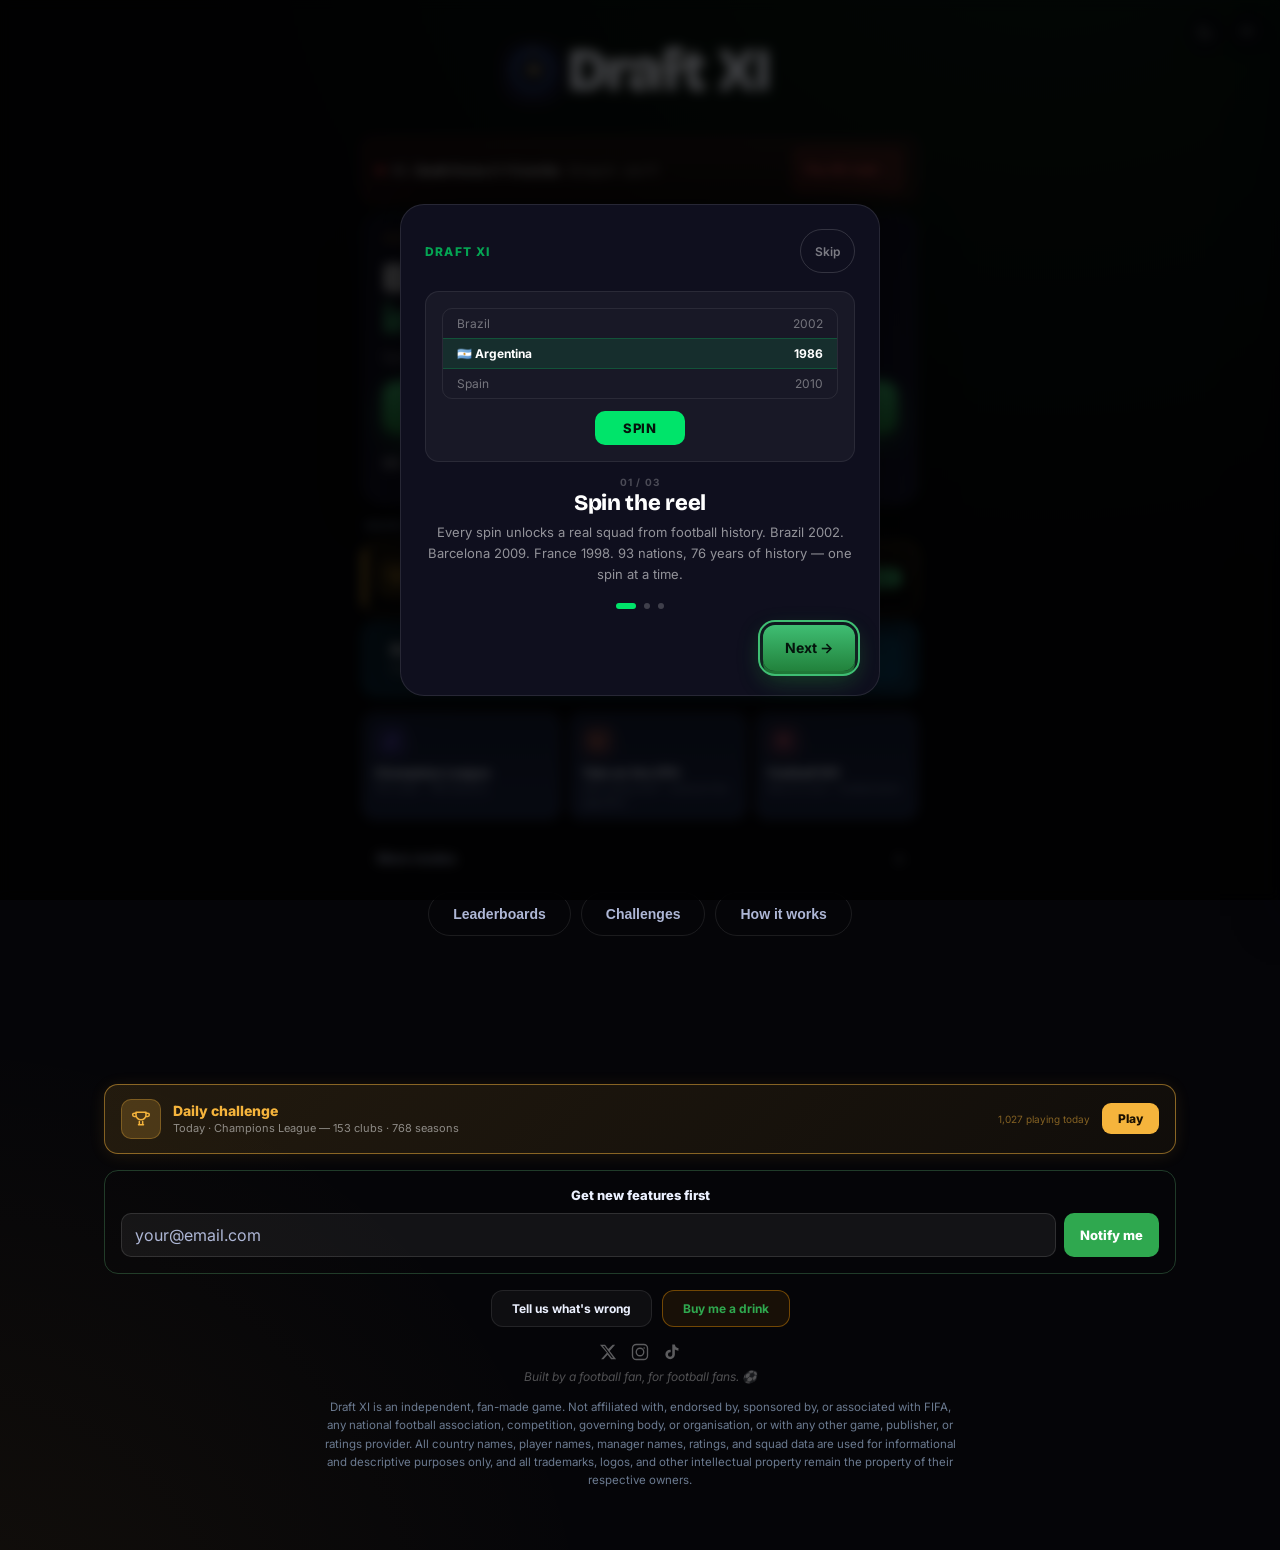
<file: index.html>
<!DOCTYPE html>
<html lang="en">
<head>
  <meta charset="utf-8" />
  <meta name="viewport" content="width=device-width, initial-scale=1, viewport-fit=cover" />
  <title>Draft XI — Pick Your XI</title>
  <meta name="description" content="Spin history. Draft the impossible. Spin real squads from football history, draft your best eleven, and simulate the World Cup, Champions League and more." />

  <!-- Open Graph -->
  <meta property="og:title" content="Draft XI — Spin history. Draft the impossible." />
  <meta property="og:description" content="Spin real squads from football history, build your best XI, and simulate the World Cup, Champions League and more. draft-11.com" />
  <meta property="og:image" content="https://draft-11.com/og-image-2.png" />
  <meta property="og:image:width" content="1200" />
  <meta property="og:image:height" content="630" />
  <meta property="og:url" content="https://draft-11.com/" />
  <meta property="og:type" content="website" />
  <meta property="og:site_name" content="Draft XI" />
  <!-- Twitter / X -->
  <meta name="twitter:card" content="summary_large_image" />
  <meta name="twitter:site" content="@DraftXI" />
  <meta name="twitter:creator" content="@DraftXI" />
  <meta name="twitter:title" content="Draft XI — Spin history. Draft the impossible." />
  <meta name="twitter:description" content="Spin real squads from football history, build your best XI, and simulate the World Cup, Champions League and more." />
  <meta name="twitter:image" content="https://draft-11.com/og-image-2.png" />
  <meta name="twitter:image:alt" content="Draft XI — Spin history. Draft the impossible." />

  <!-- PWA -->
  <link rel="manifest" href="manifest.webmanifest" />
  <meta name="theme-color" content="#0a0a0f" />
  <link rel="icon" href="icon.svg" type="image/svg+xml" />
  <link rel="icon" href="icon-192.png" sizes="192x192" type="image/png" />
  <link rel="apple-touch-icon" href="icon-180.png" />
  <meta name="apple-mobile-web-app-capable" content="yes" />
  <meta name="apple-mobile-web-app-status-bar-style" content="black-translucent" />
  <meta name="apple-mobile-web-app-title" content="Draft XI" />
  <meta name="mobile-web-app-capable" content="yes" />

  <link rel="preconnect" href="https://fonts.googleapis.com" />
  <link rel="preconnect" href="https://fonts.gstatic.com" crossorigin />
  <link rel="stylesheet" href="https://fonts.googleapis.com/css2?family=Bricolage+Grotesque:opsz,wght@12..96,600;12..96,700;12..96,800&family=Inter:wght@400;500;600;700;800&family=DM+Mono:wght@500;700&display=swap" />
  <link rel="stylesheet" href="style.css?v=172" />
  <link rel="stylesheet" href="tokens.css?v=79" />
  <link rel="stylesheet" href="floodlights.css?v=159" />
</head>
<body>
  <button class="theme-toggle" id="themeToggle" title="Toggle light/dark mode" aria-label="Toggle light/dark mode">
    <span class="theme-dark"><svg viewBox="0 0 24 24" fill="none" stroke="currentColor" stroke-width="1.8" stroke-linecap="round" stroke-linejoin="round" width="16" height="16"><path d="M21 12.79A9 9 0 1 1 11.21 3 7 7 0 0 0 21 12.79z"/></svg></span>
    <span class="theme-light" style="display:none"><svg viewBox="0 0 24 24" fill="none" stroke="currentColor" stroke-width="1.8" stroke-linecap="round" stroke-linejoin="round" width="16" height="16"><circle cx="12" cy="12" r="4.5"/><path d="M12 2v2M12 20v2M4.2 4.2l1.4 1.4M18.4 18.4l1.4 1.4M2 12h2M20 12h2M4.2 19.8l1.4-1.4M18.4 5.6l1.4-1.4"/></svg></span>
  </button>
  <button class="sound-toggle" id="soundToggle" aria-pressed="false" title="Sound on — click to mute">
    <span class="snd-on"><svg viewBox="0 0 24 24" fill="none" stroke="currentColor" stroke-width="2" stroke-linecap="round" stroke-linejoin="round" width="16" height="16"><polygon points="11 5 6 9 2 9 2 15 6 15 11 19 11 5"/><path d="M15.54 8.46a5 5 0 0 1 0 7.07"/></svg></span>
    <span class="snd-off" style="display:none"><svg viewBox="0 0 24 24" fill="none" stroke="currentColor" stroke-width="2" stroke-linecap="round" stroke-linejoin="round" width="16" height="16"><polygon points="11 5 6 9 2 9 2 15 6 15 11 19 11 5"/><line x1="23" y1="9" x2="17" y2="15"/><line x1="17" y1="9" x2="23" y2="15"/></svg></span>
  </button>
  <div class="wrap">
    <header>
      <div class="brand" id="brandLogo" role="button" tabindex="0" aria-label="Go to home" title="Home">
        <img src="logo-icon.svg" class="brand-icon" alt="Draft XI mark" width="38" height="38" />
        <h1>Draft XI</h1>
      </div>
      <button class="install-btn" id="installBtn" hidden>Install app</button>
    </header>

    <!-- ===== HOME (first page) ===== -->
    <section id="homeView">

      <!-- WC 2026 Live scores bar -->
      <div class="wc-mirror-bar" id="wcMirrorBar" hidden></div>

      <!-- Hero -->
      <div class="h2-hero">
        <span class="h2-streak-chip" id="homeStreakChip" hidden></span>
        <h2 class="h2-title">Build the greatest XI<br><span>in history.</span></h2>
        <p class="h2-sub">Spin real squads. Draft your eleven.</p>

        <button class="h2-play-hero" id="homePlay">Play →</button>

        <div class="h2-stats">
          <div class="h2-stat"><span class="n">93</span><span class="l">Nations</span></div>
          <div class="h2-stat"><span class="n">153</span><span class="l">Clubs</span></div>
          <div class="h2-stat"><span class="n">76yr</span><span class="l">History</span></div>
          <div class="h2-stat"><span class="n">8P</span><span class="l">Multiplayer</span></div>
        </div>
        <div class="fl-prog-bar" id="flProgBar" style="display:none">
          <span class="fl-prog-games" id="flProgGames"></span>
          <span class="fl-prog-streak" id="flProgStreak"></span>
        </div>
      </div>

      <!-- Game modes -->
      <div class="h2-modes">
        <div class="h2-modes-label">Game modes</div>

        <!-- Hero: World Cup -->
        <button class="h2-mode h2-mode--hero active m-wc" id="homeWC">
          <span class="h2-mode-ico"><svg viewBox="0 0 24 24" fill="none" stroke="currentColor" stroke-width="1.8" stroke-linecap="round" stroke-linejoin="round"><path d="M6 4h12v3a6 6 0 0 1-12 0z"/><path d="M6 5H4a2 2 0 0 0 0 4h2M18 5h2a2 2 0 0 1 0 4h-2"/><path d="M9 19h6M10 15v4M14 15v4"/></svg></span>
          <span class="h2-mode-body"><span class="h2-mode-name">World Cup</span><span class="h2-mode-desc">93 nations · 1950–2026</span><span class="fl-mode-stat" id="wcBestScore"></span></span>
          <span class="h2-mode-badge" id="wcNewBadge">2026</span>
        </button>

        <!-- Draft Night — featured as major differentiator -->
        <div class="dn-banner" id="dnBannerBtn">
          <div class="dn-banner-left">
            <div class="dn-banner-icon">
              <svg viewBox="0 0 24 24" fill="none" stroke="currentColor" stroke-width="1.8" stroke-linecap="round" stroke-linejoin="round"><circle cx="9" cy="8" r="3"/><circle cx="17" cy="10" r="2.4"/><path d="M3 19a6 6 0 0 1 12 0M14.5 19a5 5 0 0 1 6.5-4.8"/></svg>
            </div>
            <div class="dn-banner-text">
              <span class="dn-banner-title">Draft Night</span>
              <span class="dn-banner-sub">Play with up to 8 friends · Live draft · Online</span>
            </div>
          </div>
          <div class="dn-banner-btns">
            <button class="dn-h2h-btn" id="h2hQuickBtn">1v1 →</button>
            <button class="dn-banner-cta" id="homeMP">Invite friends →</button>
          </div>
        </div>

        <!-- Secondary trio -->
        <div class="h2-modes-trio">
          <button class="h2-mode h2-mode--sm m-cl" id="homeCL">
            <span class="h2-mode-ico"><svg viewBox="0 0 24 24" fill="none" stroke="currentColor" stroke-width="1.8" stroke-linecap="round" stroke-linejoin="round"><path d="M12 3l2.5 5 5.5.8-4 3.9.9 5.5L12 21l-4.9 2.6.9-5.5-4-3.9 5.5-.8z"/></svg></span>
            <span class="h2-mode-body"><span class="h2-mode-name">Champions League</span><span class="h2-mode-desc">153 clubs · 768 seasons</span><span class="fl-mode-stat" id="clBestScore"></span></span>
          </button>
          <button class="h2-mode h2-mode--sm m-dvc" id="homeDVC">
            <span class="h2-mode-ico"><svg viewBox="0 0 24 24" fill="none" stroke="currentColor" stroke-width="1.8" stroke-linecap="round" stroke-linejoin="round"><rect x="2" y="3" width="20" height="14" rx="2"/><path d="M8 21h8M12 17v4"/><path d="M7 8l3 3-3 3M13 14h4"/></svg></span>
            <span class="h2-mode-body"><span class="h2-mode-name">Take on the CPU</span><span class="h2-mode-desc">Alternating draft · outsmart the algorithm</span><span class="fl-mode-stat" id="dvcHomeRecord"></span></span>
          </button>
          <button class="h2-mode h2-mode--sm m-f501" id="homeF501">
            <span class="h2-mode-ico"><svg viewBox="0 0 24 24" fill="none" stroke="currentColor" stroke-width="1.8" stroke-linecap="round" stroke-linejoin="round"><circle cx="12" cy="12" r="9"/><circle cx="12" cy="12" r="5"/><circle cx="12" cy="12" r="1.4" fill="currentColor" stroke="none"/></svg></span>
            <span class="h2-mode-body"><span class="h2-mode-name">Football 501</span><span class="h2-mode-desc">Race to zero · football darts</span><span class="fl-mode-stat" id="f501BestScore"></span></span>
          </button>
        </div>

        <!-- More modes (collapsed) -->
        <button class="h2-more-toggle" id="homeMoreToggle" aria-expanded="false">
          More modes <span class="h2-more-arrow">›</span>
        </button>
        <div class="h2-more-modes" id="homeMoreModes" hidden>
          <button class="h2-mode m-lg" id="homeLeague">
            <span class="h2-mode-ico"><svg viewBox="0 0 24 24" fill="none" stroke="currentColor" stroke-width="1.8" stroke-linecap="round" stroke-linejoin="round"><circle cx="12" cy="12" r="9"/><path d="M12 7l4 3-1.5 4.5h-5L8 10z"/><path d="M12 3v4M12 14.5V21M4.5 9l3.5 1M19.5 9L16 10M6 18l2.5-3.5M18 18l-2.5-3.5"/></svg></span>
            <span class="h2-mode-body"><span class="h2-mode-name">League</span><span class="h2-mode-desc">La Liga · Serie A · Bundesliga · Ligue 1</span><span class="fl-mode-stat" id="lgBestScore"></span></span>
            <span class="h2-mode-arrow">›</span>
          </button>
          <button class="h2-mode m-euro" id="homeEuro">
            <span class="h2-mode-ico"><svg viewBox="0 0 24 24" fill="none" stroke="currentColor" stroke-width="1.8" stroke-linecap="round" stroke-linejoin="round"><path d="M12 2L4 6v6c0 5.25 3.5 9.3 8 10 4.5-.7 8-4.75 8-10V6l-8-4z"/><path d="M9 12l2 2 4-4"/></svg></span>
            <span class="h2-mode-body"><span class="h2-mode-name">Euros</span><span class="h2-mode-desc">1980–2024 · 12 tournaments</span><span class="fl-mode-stat" id="euroBestScore"></span></span>
            <span class="h2-mode-arrow">›</span>
          </button>
          <button class="h2-mode m-rr" id="homeRoulette">
            <span class="h2-mode-ico"><svg viewBox="0 0 24 24" fill="none" stroke="currentColor" stroke-width="1.8" stroke-linecap="round" stroke-linejoin="round"><circle cx="12" cy="12" r="9"/><path d="M12 3v3M12 18v3M3 12h3M18 12h3M6.3 6.3l2.1 2.1M15.6 15.6l2.1 2.1M6.3 17.7l2.1-2.1M15.6 8.4l2.1-2.1"/></svg></span>
            <span class="h2-mode-body"><span class="h2-mode-name">Transfer Roulette</span><span class="h2-mode-desc">Spin from club · to club · decade — name the transfer in 10s</span><span class="fl-mode-stat" id="rrBestScore"></span></span>
            <span class="h2-mode-arrow">›</span>
          </button>
          <button class="h2-mode m-grid" id="homeGrid">
            <span class="h2-mode-ico"><svg viewBox="0 0 24 24" fill="none" stroke="currentColor" stroke-width="1.8" stroke-linecap="round" stroke-linejoin="round"><rect x="3" y="3" width="7" height="7" rx="1"/><rect x="14" y="3" width="7" height="7" rx="1"/><rect x="3" y="14" width="7" height="7" rx="1"/><rect x="14" y="14" width="7" height="7" rx="1"/></svg></span>
            <span class="h2-mode-body"><span class="h2-mode-name">Fill the Grid</span><span class="h2-mode-desc">3×3 grid · a player for every row and column</span><span class="fl-mode-stat" id="gridBestScore"></span></span>
            <span class="h2-mode-arrow">›</span>
          </button>
          <button class="h2-mode m-mine" id="homeMinefield">
            <span class="h2-mode-ico"><svg viewBox="0 0 24 24" fill="none" stroke="currentColor" stroke-width="1.8" stroke-linecap="round" stroke-linejoin="round"><path d="M12 2L2 7l10 5 10-5-10-5z"/><path d="M2 17l10 5 10-5M2 12l10 5 10-5"/></svg></span>
            <span class="h2-mode-body"><span class="h2-mode-name">Football Minefield</span><span class="h2-mode-desc">Click safe names, avoid the mines</span><span class="fl-mode-stat" id="mineBestScore"></span></span>
            <span class="h2-mode-arrow">›</span>
          </button>
          <button class="h2-mode m-topxi" id="homeTopXI">
            <span class="h2-mode-ico"><svg viewBox="0 0 24 24" fill="none" stroke="currentColor" stroke-width="1.8" stroke-linecap="round" stroke-linejoin="round"><path d="M12 2l2.5 5 5.5.8-4 3.9.9 5.5L12 21l-4.9 2.6.9-5.5-4-3.9 5.5-.8z"/></svg></span>
            <span class="h2-mode-body"><span class="h2-mode-name">Top XI</span><span class="h2-mode-desc">Budget-cap challenge — balance stars and depth</span><span class="fl-mode-stat" id="topxiBestScore"></span></span>
            <span class="h2-mode-arrow">›</span>
          </button>
          <button class="h2-mode m-tenable" id="homeTenable">
            <span class="h2-mode-ico"><svg viewBox="0 0 24 24" fill="none" stroke="currentColor" stroke-width="1.8" stroke-linecap="round" stroke-linejoin="round"><rect x="3" y="10" width="4" height="10"/><rect x="10" y="6" width="4" height="14"/><rect x="17" y="3" width="4" height="17"/></svg></span>
            <span class="h2-mode-body"><span class="h2-mode-name">Football Tenable</span><span class="h2-mode-desc">Name the top 10 — 5+ banks points, one life</span><span class="fl-mode-stat" id="tenBestScore"></span></span>
            <span class="h2-mode-arrow">›</span>
          </button>
        </div>
      </div>

      <!-- Trending XIs (last 3 games from localStorage) -->
      <div class="trending-xis" id="trendingXIs" hidden>
        <div class="trending-label">Recent XIs</div>
        <div class="trending-list" id="trendingList"></div>
      </div>

      <div class="home-links">
        <button class="home-board-link" id="homeBoard">Leaderboards</button>
        <button class="home-board-link" id="homeChallenges">Challenges</button>
        <button class="home-board-link" id="homeHelp" aria-label="How it works">How it works</button>
      </div>

    </section>

    <!-- ===== SETUP ===== -->
    <section id="setupView" style="display:none;">
      <button class="back" id="setupBack">← Home</button>
      <div class="setup">
        <div class="setup-row">
          <label class="setup-label" for="teamName">Team name</label>
          <input id="teamName" class="team-name-input" maxlength="24" placeholder="Name your side…" autocomplete="off" />
        </div>

        <div class="setup-row setup-row-col">
          <span class="setup-label">Manager</span>
          <div class="manager-options" id="managerStyles" style="display:none"></div>
          <div class="mgr-wheel mgr-wheel--centered">
            <div class="reel mgr-reel"><div class="reel-strip" id="managerStrip"></div></div>
            <div class="mgr-wheel-btns mgr-wheel-btns--centered">
              <button class="btn-accent" id="managerSpin">Spin legend</button>
              <button class="btn-ghost mgr-random-btn" id="managerRandom"><svg viewBox="0 0 24 24" fill="none" stroke="currentColor" stroke-width="2" stroke-linecap="round" stroke-linejoin="round" width="14" height="14" style="vertical-align:-2px;margin-right:3px"><path d="M16 3h5v5"/><path d="M4 20L21 3"/><path d="M21 16v5h-5"/><path d="M15 15l6 6"/><path d="M4 4l5 5"/></svg>Random</button>
            </div>
          </div>
          <div class="manager-desc manager-desc--centered" id="managerDesc"></div>
        </div>

        <div class="setup-pitch-wrap">
          <div class="pitch-title" id="pitchTitle">4-3-3</div>
          <div id="setupPitch"></div>
        </div>

        <div class="setup-row setup-row-col">
          <span class="setup-label">Formation</span>
          <div class="formation-options" id="formationBar"></div>
        </div>

        <div class="setup-row setup-row-col">
          <span class="setup-label" id="poolLabel">Player pool — World Cup eras</span>
          <div class="era-wrap">
            <div class="era-slider" id="eraSlider">
              <div class="era-track"><div class="era-fill" id="eraFill"></div></div>
              <input type="range" id="eraMin" min="0" max="1" value="0" />
              <input type="range" id="eraMax" min="0" max="1" value="1" />
            </div>
            <div class="era-side">
              <button class="era-btn" id="era2026">2026</button>
              <button class="era-btn" id="eraAll">All</button>
            </div>
          </div>
          <div class="era-labels"><span class="era-end" id="eraLo">—</span><span class="era-end" id="eraHi">—</span></div>
          <div id="continentWrap">
            <span class="setup-sublabel">Continent</span>
            <div class="formation-options" id="continentBar"></div>
          </div>
          <div class="seg-desc" id="poolDesc"></div>
        </div>

        <div class="setup-row setup-row-col">
          <span class="setup-label">Difficulty</span>
          <div class="diff-row" id="difficultyBar"></div>
          <div class="seg-desc" id="difficultyDesc"></div>
        </div>

        <div class="setup-row setup-row-col">
          <span class="setup-label">Player ratings</span>
          <div class="toggle2" id="ratingsToggle">
            <button class="tg-opt active" data-ratings="show"><span class="tg-text">Show ratings</span></button>
            <button class="tg-opt" data-ratings="hide"><span class="tg-text">Hide ratings</span></button>
          </div>
          <div class="seg-desc" id="ratingsDesc"></div>
        </div>

        <button class="start-btn" id="startBtn">Build your XI →</button>
      </div>
    </section>

    <!-- ===== DRAFT (second part) ===== -->
    <section id="draftView" style="display:none;">
      <button class="draft-corner-home" id="draftHomeBtn">&#8592; Home</button>
      <!-- Progress bar always visible — no text label, the fill + Your XI count speak for themselves -->
      <div class="draft-progress-bar" id="draftProgressBar">
        <div class="draft-progress-fill" id="draftProgressFill"></div>
      </div>

      <div class="draft-layout">
        <!-- LEFT: pitch + spin wheel -->
        <div class="draft-left">
          <div class="draft-pitch-header">
            <div class="draft-team" id="draftTeam">My XI</div>
            <div class="draft-meta" id="draftMeta">4-3-3 · No manager</div>
          </div>
          <div class="draft-pitch-wrap"><div id="draftPitch"></div></div>

          <div class="machine" aria-label="Slot machine">
            <div class="spin-row">
              <div class="spin-col">
                <div class="spin-col-label" id="countryLabel">CLUB / NATION</div>
                <div class="reel spin-reel"><div class="reel-strip" id="countryStrip"></div></div>
              </div>
              <div class="spin-col">
                <div class="spin-col-label">YEAR</div>
                <div class="reel spin-reel"><div class="reel-strip" id="yearStrip"></div></div>
              </div>
              <div class="spin-col spin-col-btn">
                <div class="spin-col-label">&nbsp;</div>
                <button class="spin" id="spinBtn">SPIN</button>
              </div>
            </div>
            <div class="spin-sub-row">
              <button class="reroll" id="rerollBtn" hidden>Reroll (<span id="rerollCount">3</span>)</button>
              <button class="autopick" id="autoPickBtn" hidden>Auto-pick</button>
            </div>
            <div class="hint" id="hint"></div>
            <div class="draft-under-spin">
              <button class="btn-accent" id="autoFillBtn" style="display:none" aria-hidden="true">Auto-fill XI</button>
              <button class="btn-primary" id="goWorldCup" disabled hidden>World Cup with my XI</button>
              <button class="btn-primary" id="goCL" disabled hidden>Enter the Champions League</button>
              <button class="btn-ghost" id="shareBtn" disabled>Share my XI ↗</button>
              <button class="btn-ghost" id="clearBtn">New game</button>
            </div>
          </div>

          <section class="squad" id="squadPanel" style="display:none;"></section>
        </div>

        <!-- RIGHT: squad list -->
        <div class="draft-right">
          <div class="xi">
            <div class="xi-head">
              <h2>Your XI</h2>
              <div>
                <span class="count" id="xiCount">0/11</span>
                <span class="formation" id="formation"></span>
              </div>
            </div>
            <div class="xi-list" id="xiList"></div>
            <div class="done-banner" id="doneBanner" style="display:none;"></div>
            <div class="rating-note" id="ratingNote"></div>
          </div>
        </div>
      </div>
    </section>

    <!-- ===== RESULTS ===== -->
    <section id="resultsView" style="display:none;">
      <div class="results-head">
        <button class="back" id="resultsHomeBtn">&#8592; Home</button>
      </div>
      <div id="resultsBody"></div>
    </section>

    <!-- ===== DAILY WORDLE ===== -->
    <section id="dailyView" style="display:none;">
      <button class="back" id="dailyBack">← Home</button>
      <div id="dailyBody"></div>
    </section>

    <!-- ===== DRAFT vs COMPUTER ===== -->
    <section id="dvcView" style="display:none;"></section>

    <!-- ===== FOOTBALL 501 ===== -->
    <section id="f501View" style="display:none;">
      <button class="back" id="f501Back">← Home</button>
      <div id="f501Body"></div>
    </section>

    <!-- ===== TRANSFER ROULETTE ===== -->
    <section id="rrView" style="display:none;">
      <button class="back" id="rrBack">← Home</button>
      <div id="rrBody"></div>
    </section>

    <!-- ===== FILL THE GRID ===== -->
    <section id="gridView" style="display:none;">
      <button class="back" id="gridBack">← Home</button>
      <div id="gridBody"></div>
    </section>

    <!-- ===== FOOTBALL MINEFIELD ===== -->
    <section id="mineView" style="display:none;">
      <button class="back" id="mineBack">← Home</button>
      <div id="mineBody"></div>
    </section>

    <!-- ===== TOP XI ===== -->
    <section id="topxiView" style="display:none;">
      <button class="back" id="topxiBack">← Home</button>
      <div id="topxiBody"></div>
    </section>

    <!-- ===== FOOTBALL TENABLE ===== -->
    <section id="tenView" style="display:none;">
      <button class="back" id="tenBack">← Home</button>
      <div id="tenBody"></div>
    </section>

    <!-- ===== MULTIPLAYER ===== -->
    <section id="mpView" style="display:none;"></section>

    <!-- ===== LEAGUE MODE ===== -->
    <section id="leagueView" style="display:none;"></section>

    <!-- ===== LEADERBOARDS ===== -->
    <section id="boardView" style="display:none;">
      <div class="lb-topbar">
        <button class="back lb-back" id="boardBack">← Back</button>
        <div class="lb-live-badge"><span class="lb-live-dot"></span><span id="lbLiveCount">—</span> squads today · <span id="lbTotalCount">—</span> all time</div>
        <button class="btn-ghost lb-clear" id="clearBoardBtn">Clear</button>
      </div>
      <!-- Mode tabs (underline style) -->
      <div class="lb-tabs" id="boardModes">
        <button class="lb-tab active" data-mode="all">All</button>
        <button class="lb-tab" data-mode="wc">World Cup</button>
        <button class="lb-tab" data-mode="cl">UCL</button>
        <button class="lb-tab" data-mode="league">League</button>
        <button class="lb-tab" data-mode="euro">Euros</button>
        <button class="lb-tab" data-mode="mp">Multi</button>
        <button class="lb-tab" data-mode="dvc">CPU</button>
        <button class="lb-tab" data-mode="duels">Duels</button>
      </div>
      <!-- Time filter pills -->
      <div class="lb-filter-row" id="boardTabs">
        <button class="lb-pill active" data-board="all">All time</button>
        <button class="lb-pill" data-board="weekly">This week</button>
        <button class="lb-pill" data-board="daily">Today</button>
      </div>
      <div id="boardBody"></div>
    </section>

    <!-- ===== CHALLENGE HUB ===== -->
    <section id="challengeView" style="display:none;">
      <div class="results-head">
        <button class="back" id="challengeBack">← Back</button>
      </div>
      <h2 class="res-title">Challenges</h2>

      <!-- Daily constraint card -->
      <div class="ch-section">
        <div class="ch-section-label">Today's Challenge</div>
        <div class="ch-daily-card" id="chDailyCard">
          <div class="ch-daily-icon" id="chDailyIcon">🎯</div>
          <div class="ch-daily-info">
            <div class="ch-daily-name" id="chDailyName">Loading…</div>
            <div class="ch-daily-desc" id="chDailyDesc"></div>
          </div>
          <div class="ch-daily-right">
            <div class="ch-countdown" id="chCountdown"></div>
            <button class="btn-accent ch-play-btn" id="chPlayDaily">Play →</button>
          </div>
        </div>
      </div>

      <!-- Permanent challenges -->
      <div class="ch-section">
        <div class="ch-section-label">Historical Challenges</div>
        <div class="ch-grid" id="chGrid"></div>
      </div>
    </section>

    <footer>
      <!-- Daily challenge — in-flow at footer -->
      <button class="h2-daily h2-daily--footer" id="homeDaily">
        <span class="h2-daily-ico"><svg viewBox="0 0 24 24" fill="none" stroke="currentColor" stroke-width="1.8" stroke-linecap="round" stroke-linejoin="round"><path d="M6 4h12v3a6 6 0 0 1-12 0z"/><path d="M6 5H4a2 2 0 0 0 0 4h2M18 5h2a2 2 0 0 1 0 4h-2"/><path d="M9 19h6M10 15v4M14 15v4"/></svg></span>
        <span class="h2-daily-text">
          <span class="t">Daily challenge</span>
          <span class="s" id="homeDailyLabel">A fresh mode to master every day</span>
        </span>
        <span class="h2-daily-count" id="homeDailyCount"></span>
        <span class="h2-daily-cta">Play</span>
      </button>
      <!-- Email capture -->
      <div class="email-capture" id="emailCapture">
        <p class="ec-label">Get new features first</p>
        <form class="ec-form" id="emailCaptureForm" novalidate>
          <input class="ec-input" id="ecInput" type="email" placeholder="your@email.com" autocomplete="email" required />
          <button class="ec-submit" type="submit">Notify me</button>
        </form>
        <p class="ec-success" id="ecSuccess" hidden>✅ You're in — we'll email when something new drops.</p>
      </div>

      <div class="footer-actions">
        <a class="foot-btn" id="feedbackBtn" href="https://forms.gle/LFFEGyGUZrMqtdNG9" target="_blank" rel="noopener">Tell us what's wrong</a>
        <a class="foot-btn coffee" id="coffeeBtn" href="https://buymeacoffee.com/by94mc42hkf" target="_blank" rel="noopener">Buy me a drink</a>
      </div>

      <!-- Social links -->
      <div class="foot-social">
        <a class="foot-social-link" href="https://x.com/DraftXI" target="_blank" rel="noopener" aria-label="Follow on X">
          <svg viewBox="0 0 24 24" fill="currentColor" width="18" height="18"><path d="M18.244 2.25h3.308l-7.227 8.26 8.502 11.24H16.17l-4.714-6.231-5.401 6.231H2.748l7.73-8.835L1.254 2.25H8.08l4.259 5.63zm-1.161 17.52h1.833L7.084 4.126H5.117z"/></svg>
        </a>
        <a class="foot-social-link" href="https://instagram.com/draftxi" target="_blank" rel="noopener" aria-label="Follow on Instagram">
          <svg viewBox="0 0 24 24" fill="none" stroke="currentColor" stroke-width="1.8" stroke-linecap="round" stroke-linejoin="round" width="18" height="18"><rect x="2" y="2" width="20" height="20" rx="5"/><circle cx="12" cy="12" r="5"/><circle cx="17.5" cy="6.5" r="1" fill="currentColor" stroke="none"/></svg>
        </a>
        <a class="foot-social-link" href="https://tiktok.com/@draftxi" target="_blank" rel="noopener" aria-label="Follow on TikTok">
          <svg viewBox="0 0 24 24" fill="currentColor" width="18" height="18"><path d="M19.59 6.69a4.83 4.83 0 0 1-3.77-4.25V2h-3.45v13.67a2.89 2.89 0 0 1-2.88 2.5 2.89 2.89 0 0 1-2.89-2.89 2.89 2.89 0 0 1 2.89-2.89c.28 0 .54.04.79.1V9.01a6.33 6.33 0 0 0-.79-.05 6.34 6.34 0 0 0-6.34 6.34 6.34 6.34 0 0 0 6.34 6.34 6.34 6.34 0 0 0 6.33-6.34V8.69a8.18 8.18 0 0 0 4.78 1.52V6.76a4.85 4.85 0 0 1-1.01-.07z"/></svg>
        </a>
      </div>

      <p class="foot-founder">Built by a football fan, for football fans. ⚽</p>

      <p class="foot-disclaimer">
        Draft XI is an independent, fan-made game. Not affiliated with, endorsed by, sponsored by, or
        associated with FIFA, any national football association, competition, governing body, or organisation, or with
        any other game, publisher, or ratings provider. All country names, player names, manager names, ratings, and
        squad data are used for informational and descriptive purposes only, and all trademarks, logos, and other
        intellectual property remain the property of their respective owners.
      </p>
    </footer>
  </div>

  <!-- ===== HOW TO PLAY OVERLAY ===== -->
  <div id="howToPlay" class="htp-overlay" hidden aria-modal="true" role="dialog">
    <div class="htp-panel">
      <div class="htp-top-row">
        <span class="htp-brand">DRAFT XI</span>
        <button class="htp-skip" id="htpClose" aria-label="Skip">Skip</button>
      </div>
      <div class="htp-slides" id="htpSlides">
        <div class="htp-slide">
          <div class="htp-visual htp-visual--spin">
            <div class="htp-reel-mock">
              <div class="htp-reel-row"><span>Brazil</span><span>2002</span></div>
              <div class="htp-reel-row htp-reel-row--sel"><span>🇦🇷 Argentina</span><span>1986</span></div>
              <div class="htp-reel-row"><span>Spain</span><span>2010</span></div>
            </div>
            <div class="htp-spin-btn-mock">SPIN</div>
          </div>
          <div class="htp-step-num">01 / 03</div>
          <h3 class="htp-title">Spin the reel</h3>
          <p class="htp-body">Every spin unlocks a real squad from football history. Brazil 2002. Barcelona 2009. France 1998. 93 nations, 76 years of history — one spin at a time.</p>
        </div>
        <div class="htp-slide">
          <div class="htp-visual htp-visual--xi">
            <div class="htp-mini-pitch">
              <div class="htp-mini-row"><span class="htp-dot-player gk">GK</span></div>
              <div class="htp-mini-row"><span class="htp-dot-player">CB</span><span class="htp-dot-player">CB</span><span class="htp-dot-player">CB</span></div>
              <div class="htp-mini-row"><span class="htp-dot-player">CM</span><span class="htp-dot-player">CM</span></div>
              <div class="htp-mini-row"><span class="htp-dot-player fwd">ST</span><span class="htp-dot-player fwd">ST</span></div>
            </div>
          </div>
          <div class="htp-step-num">02 / 03</div>
          <h3 class="htp-title">Draft your XI</h3>
          <p class="htp-body">Pick the 11 you believe in. Maldini at CB. Zidane in midfield. R9 up front. Not feeling it? Reroll for a fresh squad — you get 3 per game.</p>
        </div>
        <div class="htp-slide">
          <div class="htp-visual htp-visual--sim">
            <div class="htp-result-mock">
              <div class="htp-res-row"><span class="htp-res-badge">3–1</span><span class="htp-res-label">Quarter-final</span></div>
              <div class="htp-res-row"><span class="htp-res-badge htp-gold">Champions!</span><span class="htp-res-label">2,847 pts</span></div>
              <div class="htp-res-row htp-rank-row"><span class="htp-rank-anim" id="htpRankAnim">#1 today</span></div>
            </div>
          </div>
          <div class="htp-step-num">03 / 03</div>
          <h3 class="htp-title">Simulate &amp; prove it</h3>
          <p class="htp-body">Enter a World Cup, Champions League, or league season. Every result matters. Every goal is real. Your XI either delivers — or it doesn't.</p>
        </div>
      </div>
      <div class="htp-dots" id="htpDots">
        <span class="htp-dot active"></span><span class="htp-dot"></span><span class="htp-dot"></span>
      </div>
      <div class="htp-btns">
        <button class="btn-ghost" id="htpPrev" hidden>&#8592; Back</button>
        <button class="btn-primary" id="htpNext">Next &#8594;</button>
      </div>
    </div>
  </div>

  <!-- In-draft onboarding tooltip -->
  <div id="obTooltip" class="ob-tooltip" hidden role="status" aria-live="polite">
    <div class="ob-tooltip-inner">
      <span class="ob-tooltip-text" id="obTooltipText"></span>
      <button class="ob-tooltip-skip" id="obTooltipSkip">Skip tour</button>
    </div>
    <div class="ob-tooltip-arrow"></div>
  </div>

  <!-- Post-result rank reveal -->
  <div id="obRankReveal" class="ob-rank-reveal" hidden>
    <div class="ob-rank-inner">
      <div class="ob-rank-label">You are</div>
      <div class="ob-rank-num" id="obRankNum">#1</div>
      <div class="ob-rank-sub" id="obRankSub">today · Can you go higher?</div>
    </div>
  </div>

  <!-- ===== ABOUT OVERLAY ===== -->
  <div id="aboutOverlay" class="htp-overlay" hidden aria-modal="true" role="dialog">
    <div class="htp-panel about-panel">
      <div class="htp-top-row">
        <span class="htp-brand">ABOUT</span>
        <button class="htp-skip" id="aboutClose" aria-label="Close">Close</button>
      </div>
      <div class="about-body">
        <div class="about-logo">DRAFT XI</div>
        <p class="about-tag">Spin history. Draft the impossible.</p>
        <p class="about-desc">Draft XI lets you spin real squads from 76 years of football history, build your best eleven, and simulate the World Cup, Champions League, Euros and more.</p>
        <div class="about-links">
          <a class="about-link" href="https://forms.gle/LFFEGyGUZrMqtdNG9" target="_blank" rel="noopener">Tell us what's wrong</a>
          <a class="about-link" href="https://buymeacoffee.com/by94mc42hkf" target="_blank" rel="noopener">Buy me a drink</a>
        </div>
        <p class="about-disclaimer">
          Draft XI is an independent, fan-made game. Not affiliated with, endorsed by, sponsored by, or
          associated with FIFA, any national football association, competition, governing body, or organisation, or with
          any other game, publisher, or ratings provider. All country names, player names, manager names, ratings, and
          squad data are used for informational and descriptive purposes only.
        </p>
      </div>
    </div>
  </div>

  <!-- ===== POST-GAME EMAIL CAPTURE MODAL ===== -->
  <div id="pgEmailModal" class="pg-modal-overlay" hidden aria-modal="true" role="dialog">
    <div class="pg-modal">
      <button class="pg-modal-close" id="pgEmailClose" aria-label="Close">✕</button>
      <div class="pg-modal-icon">📬</div>
      <div class="pg-modal-title">Get tomorrow's challenge first</div>
      <p class="pg-modal-sub">New challenge drops every day. Be the first to play — straight to your inbox.</p>
      <form class="pg-modal-form" id="pgEmailForm" novalidate>
        <input class="pg-modal-input" id="pgEmailInput" type="email" placeholder="your@email.com" autocomplete="email" required />
        <button class="pg-modal-btn" type="submit">Notify me →</button>
      </form>
      <p class="pg-modal-success" id="pgEmailSuccess" hidden>✅ You're in — we'll ping you tomorrow.</p>
      <button class="pg-modal-skip" id="pgEmailSkip">No thanks</button>
    </div>
  </div>

  <!-- ===== RETURNING VISITOR BANNER ===== -->
  <div id="returningBanner" class="returning-banner" hidden>
    <div class="returning-banner-inner">
      <span class="returning-icon">👋</span>
      <div class="returning-text">
        <div class="returning-title">Welcome back — today's challenge is live</div>
        <div class="returning-sub">New squads, same competition. Takes 3 minutes.</div>
      </div>
      <button class="returning-cta" id="returningDailyBtn">Play →</button>
      <button class="returning-dismiss" id="returningDismiss" aria-label="Dismiss">✕</button>
    </div>
  </div>

  <!-- ===== DAILY AWARENESS MODAL (shown after first game) ===== -->
  <div id="dailyAwareModal" class="pg-modal-overlay" hidden aria-modal="true" role="dialog">
    <div class="pg-modal daily-aware-modal">
      <button class="pg-modal-close" id="dailyAwareClose" aria-label="Close">✕</button>
      <div class="pg-modal-icon">📅</div>
      <div class="pg-modal-title">Come back tomorrow</div>
      <p class="pg-modal-sub">A fresh set of squads drops every 24 hours. Daily challenge — different history, same XI format.</p>
      <div class="daily-aware-preview">
        <div class="dap-item">🎯 New nations &amp; clubs every day</div>
        <div class="dap-item">🔥 Build a daily streak</div>
        <div class="dap-item">📊 Compare with other fans</div>
      </div>
      <button class="btn-accent daily-aware-go" id="dailyAwareGo">Try today's challenge →</button>
    </div>
  </div>

  <!-- ===== GREATEST XI RECAP MODAL ===== -->
  <div id="recapModal" class="pg-modal-overlay" hidden aria-modal="true" role="dialog">
    <div class="pg-modal recap-modal">
      <button class="pg-modal-close" id="recapClose" aria-label="Close">✕</button>
      <div class="recap-header">
        <div class="recap-trophy"><svg viewBox="0 0 24 24" fill="none" stroke="currentColor" stroke-width="1.6" stroke-linecap="round" stroke-linejoin="round"><path d="M6 4h12v3a6 6 0 0 1-12 0z"/><path d="M6 5H4a2 2 0 0 0 0 4h2M18 5h2a2 2 0 0 1 0 4h-2"/><path d="M9 19h6M10 15v4M14 15v4"/></svg></div>
        <div class="recap-title">Your Draft XI Season</div>
        <div class="recap-sub">Here's what you've built so far</div>
      </div>
      <div class="recap-stats-grid" id="recapBody"></div>
      <div class="recap-actions">
        <button class="btn-accent recap-share-btn" id="recapShare">📤 Share my stats</button>
      </div>
    </div>
  </div>

  <!-- ===== SHARE PREVIEW MODAL ===== -->
  <div id="sharePreviewModal" class="pg-modal-overlay" hidden aria-modal="true" role="dialog">
    <div class="pg-modal sp-modal">
      <button class="pg-modal-close" id="spModalClose" aria-label="Close">✕</button>
      <div class="sp-modal-title">Your XI card</div>
      <div class="sp-canvas-wrap" id="spCanvasWrap"></div>
      <div class="sp-modal-actions">
        <button class="btn-accent sp-share-btn" id="spShareBtn">📤 Share</button>
        <button class="btn-ghost sp-save-btn" id="spSaveBtn">💾 Save image</button>
      </div>
    </div>
  </div>

  <!-- ===== BOTTOM NAV (mobile only) ===== -->
  <nav class="bnav" id="bottomNav" aria-label="Main navigation">
    <button class="bnav-pill" id="bnavPlay" aria-label="Play">
      <svg viewBox="0 0 24 24" fill="none" stroke="currentColor" stroke-width="2" stroke-linecap="round" stroke-linejoin="round"><polygon points="6 3 20 12 6 21 6 3"/></svg>
      <span>Play</span>
    </button>
    <button class="bnav-pill" id="bnavModes" aria-label="Modes">
      <svg viewBox="0 0 24 24" fill="none" stroke="currentColor" stroke-width="2" stroke-linecap="round" stroke-linejoin="round"><rect x="3" y="3" width="7" height="7" rx="1.5"/><rect x="14" y="3" width="7" height="7" rx="1.5"/><rect x="3" y="14" width="7" height="7" rx="1.5"/><rect x="14" y="14" width="7" height="7" rx="1.5"/></svg>
      <span>Modes</span>
    </button>
    <button class="bnav-pill" data-view="board" id="bnavBoard" aria-label="Leaderboard">
      <svg viewBox="0 0 24 24" fill="none" stroke="currentColor" stroke-width="2" stroke-linecap="round" stroke-linejoin="round"><path d="M6 4h12v3a6 6 0 0 1-12 0z"/><path d="M6 5H4a2 2 0 0 0 0 4h2M18 5h2a2 2 0 0 1 0 4h-2"/><path d="M9 19h6M10 15v4M14 15v4"/></svg>
      <span>Leaderboard</span>
    </button>
    <button class="bnav-pill bnav-pill--daily" id="bnavDaily" aria-label="Daily challenge">
      <span class="bnav-daily-wrap">
        <svg viewBox="0 0 24 24" fill="none" stroke="currentColor" stroke-width="2" stroke-linecap="round" stroke-linejoin="round"><rect x="3" y="4" width="18" height="18" rx="2"/><path d="M16 2v4M8 2v4M3 10h18"/><circle cx="12" cy="15" r="2"/></svg>
        <span class="bnav-daily-dot" id="bnavDailyDot"></span>
      </span>
      <span>Daily <span class="bnav-daily-time" id="bnavDailyTime"></span></span>
    </button>
    <button class="bnav-pill" id="bnavAbout" aria-label="About">
      <svg viewBox="0 0 24 24" fill="none" stroke="currentColor" stroke-width="2" stroke-linecap="round" stroke-linejoin="round"><circle cx="12" cy="12" r="9"/><line x1="12" y1="10.5" x2="12" y2="16"/><circle cx="12" cy="7.5" r="0.6" fill="currentColor" stroke="none"/></svg>
      <span>About</span>
    </button>
  </nav>

  <script src="data.js?v=71"></script>
  <script src="data_extra.js?v=71"></script>
  <script src="data_full.js?v=71"></script>
  <script src="data_legacy.js?v=71"></script>
  <script src="data_full2.js?v=71"></script>
  <script src="data_wc_history.js?v=72"></script>
  <script src="positions.js?v=71"></script>
  <script src="data_fixups.js?v=71"></script>
  <script src="cl_clubs.js?v=71"></script>
  <script src="cl_data.js?v=71"></script>
  <script src="cl_data2.js?v=71"></script>
  <script src="data_patches.js?v=71"></script>
  <script src="ratings_overrides.js?v=71"></script>
  <script src="nations.js?v=71"></script>
  <script src="data_mp.js?v=71"></script>
  <!-- data_pl_history.js / laliga / seriea / bundesliga / ligue1 are lazy-loaded on demand by league.js -->
  <script src="data_euro_history.js?v=71"></script>
  <script src="data_history.js?v=71"></script>
  <script src="data_league.js?v=75"></script>
  <script src="data_championship_history.js?v=71"></script>
  <script src="engine.js?v=82"></script>
  <script src="game.js?v=161"></script>
  <script src="net.js?v=85"></script>
  <script src="multiplayer.js?v=113"></script>
  <script src="league.js?v=94"></script>
  <script src="audio.js?v=2" defer></script>
  <script src="floodlights.js?v=114" defer></script>
  <script src="ratingswar.js?v=116" defer></script>
  <script src="draftvscomputer.js?v=21" defer></script>
  <script src="daily.js?v=5" defer></script>
  <script src="data_501_pl_scorers.js?v=2" defer></script>
  <script src="data_501_pl_appearances.js?v=3" defer></script>
  <script src="data_501_transfer_fees.js?v=1" defer></script>
  <script src="data_501_market_value.js?v=1" defer></script>
  <script src="data_501_cl_goals.js?v=1" defer></script>
  <script src="data_501_assists.js?v=1" defer></script>
  <script src="data_501_clean_sheets.js?v=1" defer></script>
  <script src="data_501_real_madrid_scorers.js?v=1" defer></script>
  <script src="data_501_barcelona_scorers.js?v=1" defer></script>
  <script src="data_501_man_utd_scorers.js?v=1" defer></script>
  <script src="data_501_laliga_scorers.js?v=1" defer></script>
  <script src="data_501_seriea_scorers.js?v=1" defer></script>
  <script src="data_501_bundesliga_scorers.js?v=1" defer></script>
  <script src="data_501_cl_appearances.js?v=1" defer></script>
  <script src="data_501_intl_caps.js?v=1" defer></script>
  <script src="data_501_intl_goals.js?v=1" defer></script>
  <script src="data_501_bayern_scorers.js?v=1" defer></script>
  <script src="data_501_liverpool_scorers.js?v=1" defer></script>
  <script src="data_501_juventus_scorers.js?v=1" defer></script>
  <script src="data_501_arsenal_scorers.js?v=1" defer></script>
  <script src="data_501_chelsea_scorers.js?v=1" defer></script>
  <script src="data_501_man_city_scorers.js?v=1" defer></script>
  <script src="data_501_psg_scorers.js?v=1" defer></script>
  <script src="data_501_dortmund_scorers.js?v=1" defer></script>
  <script src="data_501_ac_milan_scorers.js?v=1" defer></script>
  <script src="data_501_inter_scorers.js?v=1" defer></script>
  <script src="data_501_ajax_scorers.js?v=1" defer></script>
  <script src="data_501_atletico_scorers.js?v=1" defer></script>
  <script src="data_501_ligue1_scorers.js?v=1" defer></script>
  <script src="data_501_eredivisie_scorers.js?v=1" defer></script>
  <script src="data_501_spurs_scorers.js?v=1" defer></script>
  <script src="data_501_newcastle_scorers.js?v=1" defer></script>
  <script src="data_501_west_ham_scorers.js?v=1" defer></script>
  <script src="data_501_everton_scorers.js?v=1" defer></script>
  <script src="data_501_villa_scorers.js?v=1" defer></script>
  <script src="data_501_leeds_scorers.js?v=1" defer></script>
  <script src="data_501_napoli_scorers.js?v=1" defer></script>
  <script src="data_501_roma_scorers.js?v=1" defer></script>
  <script src="data_501_sevilla_scorers.js?v=1" defer></script>
  <script src="data_501_wolves_scorers.js?v=1" defer></script>
  <script src="data_501_southampton_scorers.js?v=1" defer></script>
  <script src="data_501_crystal_palace_scorers.js?v=1" defer></script>
  <script src="data_501_fulham_scorers.js?v=1" defer></script>
  <script src="data_501_brighton_scorers.js?v=1" defer></script>
  <script src="data_501_burnley_scorers.js?v=1" defer></script>
  <script src="data_501_celtic_scorers.js?v=1" defer></script>
  <script src="data_501_rangers_scorers.js?v=1" defer></script>
  <script src="data_501_benfica_scorers.js?v=1" defer></script>
  <script src="data_501_porto_scorers.js?v=1" defer></script>
  <script src="data_501_sporting_scorers.js?v=1" defer></script>
  <script src="data_501_psv_scorers.js?v=1" defer></script>
  <script src="data_501_feyenoord_scorers.js?v=1" defer></script>
  <script src="data_501_schalke_scorers.js?v=1" defer></script>
  <script src="data_501_leverkusen_scorers.js?v=1" defer></script>
  <script src="data_501_england_scorers.js?v=1" defer></script>
  <script src="data_501_brazil_scorers.js?v=1" defer></script>
  <script src="data_501_argentina_scorers.js?v=1" defer></script>
  <script src="data_501_england_caps.js?v=1" defer></script>
  <script src="data_501_brazil_caps.js?v=1" defer></script>
  <script src="data_501_argentina_caps.js?v=1" defer></script>
  <script src="data_501_germany_scorers.js?v=1" defer></script>
  <script src="data_501_france_scorers.js?v=1" defer></script>
  <script src="data_501_spain_scorers.js?v=1" defer></script>
  <script src="data_501_germany_caps.js?v=1" defer></script>
  <script src="data_501_france_caps.js?v=1" defer></script>
  <script src="data_501_spain_caps.js?v=1" defer></script>
  <script src="data_501_italy_scorers.js?v=1" defer></script>
  <script src="data_501_netherlands_scorers.js?v=1" defer></script>
  <script src="data_501_portugal_scorers.js?v=1" defer></script>
  <script src="data_501_italy_caps.js?v=1" defer></script>
  <script src="data_501_netherlands_caps.js?v=1" defer></script>
  <script src="data_501_portugal_caps.js?v=1" defer></script>
  <script src="data_501_belgium_scorers.js?v=1" defer></script>
  <script src="data_501_uruguay_scorers.js?v=1" defer></script>
  <script src="data_501_croatia_scorers.js?v=1" defer></script>
  <script src="data_501_belgium_caps.js?v=1" defer></script>
  <script src="data_501_uruguay_caps.js?v=1" defer></script>
  <script src="data_501_croatia_caps.js?v=1" defer></script>
  <script src="data_501_poland_scorers.js?v=1" defer></script>
  <script src="data_501_poland_caps.js?v=1" defer></script>
  <script src="data_501_sweden_scorers.js?v=1" defer></script>
  <script src="data_501_sweden_caps.js?v=1" defer></script>
  <script src="data_501_denmark_scorers.js?v=1" defer></script>
  <script src="data_501_denmark_caps.js?v=1" defer></script>
  <script src="data_501_wales_scorers.js?v=1" defer></script>
  <script src="data_501_wales_caps.js?v=1" defer></script>
  <script src="data_501_scotland_scorers.js?v=1" defer></script>
  <script src="data_501_scotland_caps.js?v=1" defer></script>
  <script src="data_501_ireland_scorers.js?v=1" defer></script>
  <script src="data_501_ireland_caps.js?v=1" defer></script>
  <script src="data_501_usa_scorers.js?v=1" defer></script>
  <script src="data_501_usa_caps.js?v=1" defer></script>
  <script src="data_501_mexico_scorers.js?v=1" defer></script>
  <script src="data_501_mexico_caps.js?v=1" defer></script>
  <script src="data_501_japan_scorers.js?v=1" defer></script>
  <script src="data_501_japan_caps.js?v=1" defer></script>
  <script src="data_501_southkorea_scorers.js?v=1" defer></script>
  <script src="data_501_southkorea_caps.js?v=1" defer></script>
  <script src="data_501_nigeria_scorers.js?v=1" defer></script>
  <script src="data_501_nigeria_caps.js?v=1" defer></script>
  <script src="data_501_senegal_caps.js?v=1" defer></script>
  <script src="data_501_egypt_scorers.js?v=1" defer></script>
  <script src="data_501_egypt_caps.js?v=1" defer></script>
  <script src="data_501_ghana_scorers.js?v=1" defer></script>
  <script src="data_501_ghana_caps.js?v=1" defer></script>
  <script src="data_501_morocco_caps.js?v=1" defer></script>
  <script src="data_501_cameroon_scorers.js?v=1" defer></script>
  <script src="data_501_cameroon_caps.js?v=1" defer></script>
  <script src="data_501_colombia_scorers.js?v=1" defer></script>
  <script src="data_501_colombia_caps.js?v=1" defer></script>
  <script src="data_501_chile_scorers.js?v=1" defer></script>
  <script src="data_501_chile_caps.js?v=1" defer></script>
  <script src="data_501_serbia_scorers.js?v=1" defer></script>
  <script src="data_501_serbia_caps.js?v=1" defer></script>
  <script src="data_501_switzerland_scorers.js?v=1" defer></script>
  <script src="data_501_switzerland_caps.js?v=1" defer></script>
  <script src="data_501_austria_scorers.js?v=1" defer></script>
  <script src="data_501_austria_caps.js?v=1" defer></script>
  <script src="data_501_turkey_scorers.js?v=1" defer></script>
  <script src="data_501_turkey_caps.js?v=1" defer></script>
  <script src="data_501_ukraine_caps.js?v=1" defer></script>
  <script src="data_501_iceland_caps.js?v=1" defer></script>
  <script src="data_501_index.js?v=35" defer></script>
  <script src="football501.js?v=14" defer></script>
  <script src="data_transfers.js?v=1" defer></script>
  <script src="transferroulette.js?v=9" defer></script>
  <script src="fillthegrid.js?v=10" defer></script>
  <script src="data_minefield_wc_final_scorers.js?v=1" defer></script>
  <script src="data_minefield_ballon_dor.js?v=1" defer></script>
  <script src="data_minefield_cl_final_scorers.js?v=1" defer></script>
  <script src="data_minefield_100_caps.js?v=1" defer></script>
  <script src="data_minefield_pl_golden_boot.js?v=1" defer></script>
  <script src="data_minefield_wc_golden_boot.js?v=1" defer></script>
  <script src="data_minefield_pl_hattrick.js?v=1" defer></script>
  <script src="data_minefield_multi_wc_winner.js?v=1" defer></script>
  <script src="data_minefield_wc_hattricks.js?v=1" defer></script>
  <script src="data_minefield_cl_two_clubs.js?v=1" defer></script>
  <script src="data_minefield_two_countries.js?v=1" defer></script>
  <script src="data_minefield_cl_player_and_manager.js?v=1" defer></script>
  <script src="data_minefield_foreign_national_manager.js?v=1" defer></script>
  <script src="data_minefield_pfa_player_of_year.js?v=1" defer></script>
  <script src="minefield.js?v=6" defer></script>
  <script src="topxi.js?v=5" defer></script>
  <script src="footballtenable.js?v=5" defer></script>
</body>
</html>
</file>
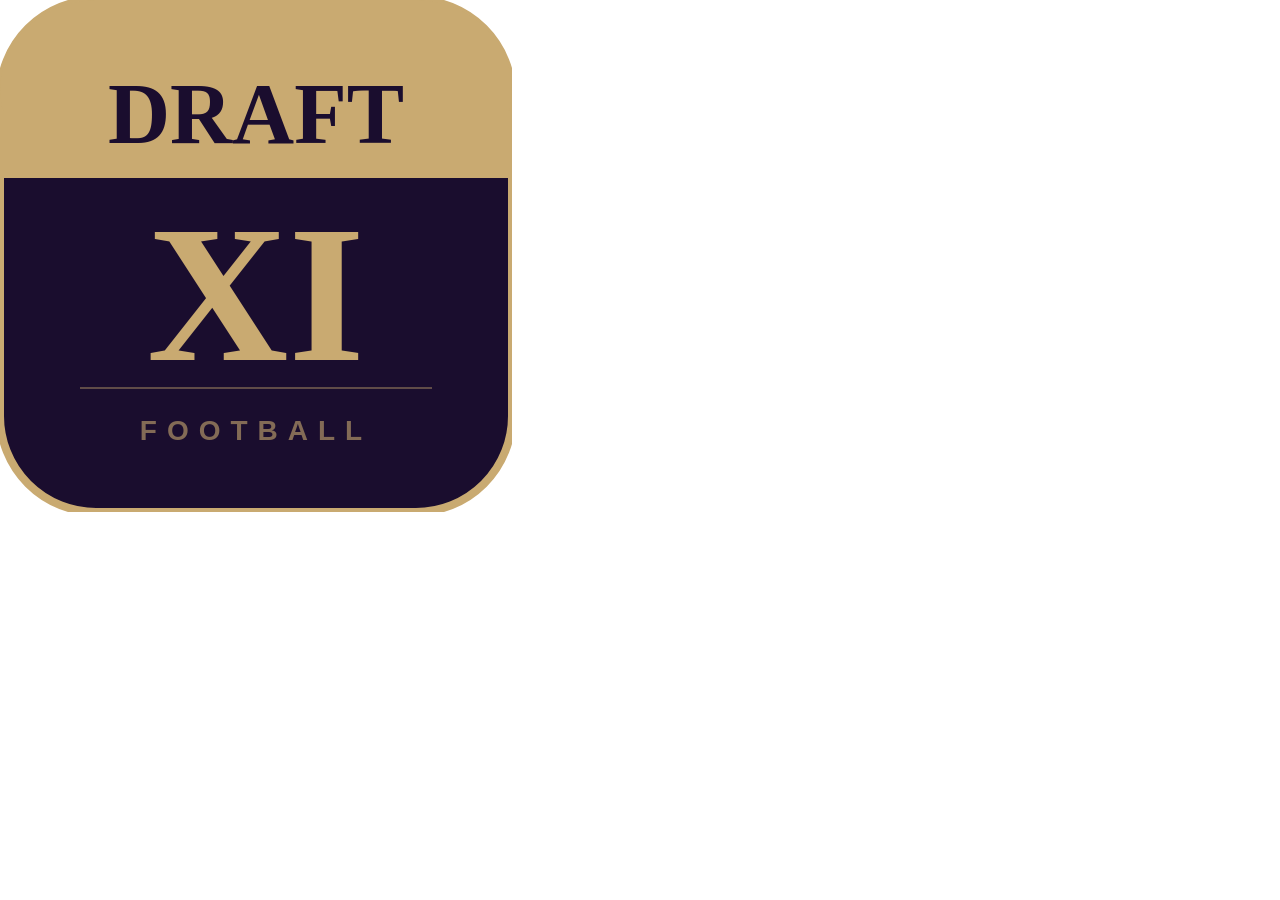
<file: _icon-gen.html>
<!DOCTYPE html>
<html>
<head><meta charset="utf-8">
<style>
* { margin: 0; padding: 0; }
body { background: transparent; width: 512px; height: 512px; overflow: hidden; }
</style>
</head>
<body>
<svg xmlns="http://www.w3.org/2000/svg" viewBox="0 0 512 512" width="512" height="512">
  <rect width="512" height="512" rx="96" fill="#1a0d2e"/>
  <rect width="512" height="512" rx="96" fill="none" stroke="#c9aa71" stroke-width="8"/>
  <rect x="0" y="0" width="512" height="178" rx="96" fill="#c9aa71"/>
  <rect x="0" y="114" width="512" height="64" fill="#c9aa71"/>
  <text x="256" y="143" text-anchor="middle" font-family="Georgia,'Times New Roman',serif" font-size="86" font-weight="700" fill="#1a0d2e">DRAFT</text>
  <text x="256" y="360" text-anchor="middle" font-family="Georgia,'Times New Roman',serif" font-size="196" font-weight="700" fill="#c9aa71">XI</text>
  <line x1="80" y1="388" x2="432" y2="388" stroke="#c9aa71" stroke-width="2" opacity="0.4"/>
  <text x="256" y="440" text-anchor="middle" font-family="Arial,Helvetica,sans-serif" font-size="28" font-weight="700" fill="#c9aa71" letter-spacing="10" opacity="0.6">FOOTBALL</text>
</svg>
</body>
</html>
</file>
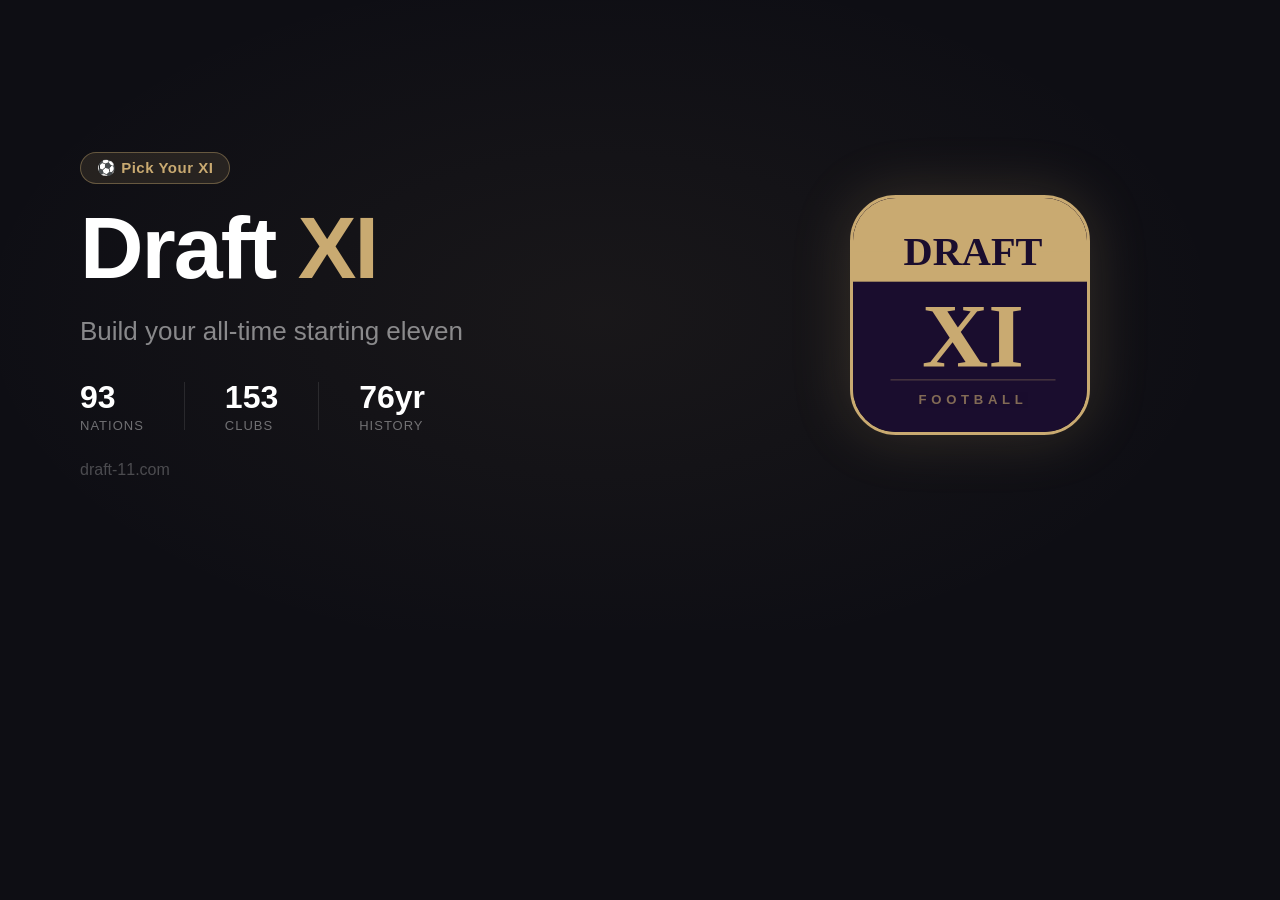
<file: _og-gen.html>
<!DOCTYPE html>
<html>
<head>
<meta charset="utf-8">
<style>
  * { margin: 0; padding: 0; box-sizing: border-box; }
  body {
    width: 1200px; height: 630px; overflow: hidden;
    background: #0e0e14;
    font-family: -apple-system, 'SF Pro Display', 'Segoe UI', Arial, sans-serif;
    display: flex; align-items: center; justify-content: space-between;
    padding: 0 80px;
    position: relative;
  }

  body::before {
    content: '';
    position: absolute; inset: 0;
    background: radial-gradient(ellipse 900px 500px at 50% 50%, rgba(201,170,113,0.06) 0%, transparent 70%);
    pointer-events: none;
  }

  .left {
    flex: 1;
    display: flex; flex-direction: column;
    gap: 20px;
    z-index: 1;
  }

  .tag {
    display: inline-flex; align-items: center; gap: 8px;
    background: rgba(201,170,113,0.12);
    border: 1px solid rgba(201,170,113,0.4);
    border-radius: 999px;
    padding: 6px 16px;
    width: fit-content;
    color: #c9aa71;
    font-size: 15px;
    font-weight: 600;
    letter-spacing: 0.5px;
  }

  .title {
    font-size: 88px;
    font-weight: 800;
    color: #ffffff;
    line-height: 1;
    letter-spacing: -2px;
  }

  .title span {
    color: #c9aa71;
  }

  .subtitle {
    font-size: 26px;
    color: rgba(255,255,255,0.5);
    font-weight: 400;
    margin-top: 4px;
  }

  .stats {
    display: flex; gap: 40px;
    margin-top: 12px;
  }

  .stat { display: flex; flex-direction: column; gap: 2px; }
  .stat-num { font-size: 32px; font-weight: 700; color: #ffffff; }
  .stat-label { font-size: 13px; color: rgba(255,255,255,0.4); text-transform: uppercase; letter-spacing: 1px; }
  .divider { width: 1px; height: 48px; background: rgba(255,255,255,0.1); align-self: center; }

  .url { margin-top: 8px; font-size: 16px; color: rgba(255,255,255,0.25); }

  .right {
    flex-shrink: 0;
    width: 300px;
    display: flex; align-items: center; justify-content: center;
    z-index: 1;
  }

  .logo-badge {
    width: 240px; height: 240px;
    border-radius: 46px;
    overflow: hidden;
    border: 3px solid #c9aa71;
    box-shadow: 0 0 60px rgba(201,170,113,0.2);
  }
</style>
</head>
<body>

<div class="left">
  <div class="tag">⚽ Pick Your XI</div>
  <div class="title">Draft<span> XI</span></div>
  <div class="subtitle">Build your all-time starting eleven</div>
  <div class="stats">
    <div class="stat">
      <div class="stat-num">93</div>
      <div class="stat-label">Nations</div>
    </div>
    <div class="divider"></div>
    <div class="stat">
      <div class="stat-num">153</div>
      <div class="stat-label">Clubs</div>
    </div>
    <div class="divider"></div>
    <div class="stat">
      <div class="stat-num">76yr</div>
      <div class="stat-label">History</div>
    </div>
  </div>
  <div class="url">draft-11.com</div>
</div>

<div class="right">
  <div class="logo-badge">
    <svg xmlns="http://www.w3.org/2000/svg" viewBox="0 0 512 512" width="240" height="240">
      <rect width="512" height="512" fill="#1a0d2e"/>
      <rect x="0" y="0" width="512" height="178" rx="0" fill="#c9aa71"/>
      <rect x="0" y="114" width="512" height="64" fill="#c9aa71"/>
      <text x="256" y="143" text-anchor="middle" font-family="Georgia,'Times New Roman',serif" font-size="86" font-weight="700" fill="#1a0d2e">DRAFT</text>
      <text x="256" y="360" text-anchor="middle" font-family="Georgia,'Times New Roman',serif" font-size="196" font-weight="700" fill="#c9aa71">XI</text>
      <line x1="80" y1="388" x2="432" y2="388" stroke="#c9aa71" stroke-width="2" opacity="0.4"/>
      <text x="256" y="440" text-anchor="middle" font-family="Arial,Helvetica,sans-serif" font-size="28" font-weight="700" fill="#c9aa71" letter-spacing="10" opacity="0.6">FOOTBALL</text>
    </svg>
  </div>
</div>

</body>
</html>
</file>
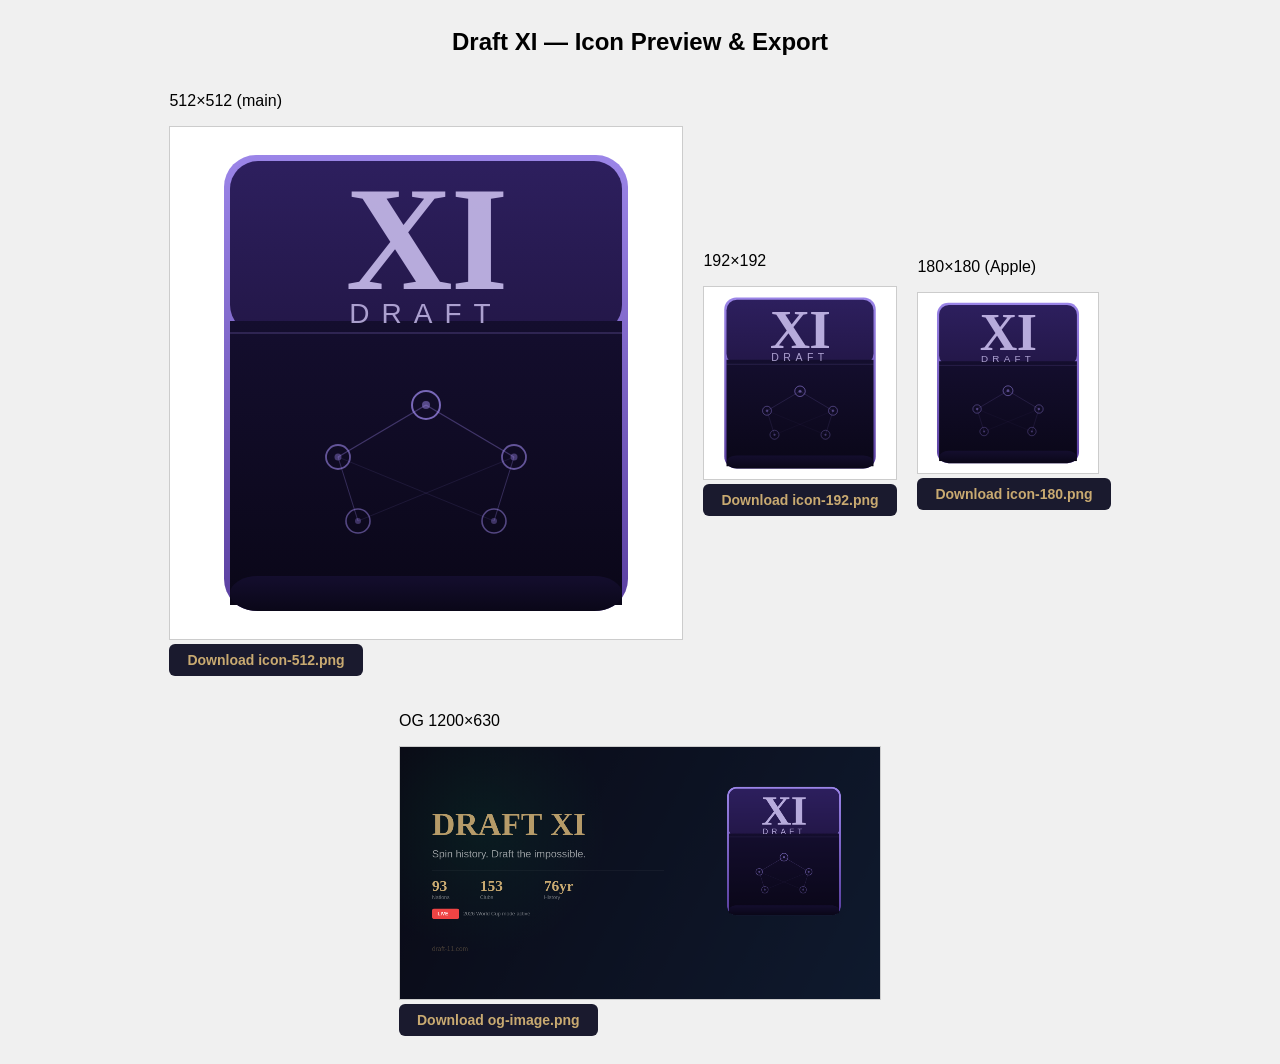
<file: icon-gen.html>
<!DOCTYPE html>
<html>
<head>
<meta charset="utf-8"/>
<title>Icon Generator</title>
<style>
  body { background: #f0f0f0; font-family: sans-serif; padding: 20px; display: flex; flex-direction: column; align-items: center; gap: 20px; }
  canvas { border: 1px solid #ccc; background: white; }
  button { padding: 8px 18px; background: #1A1A2E; color: #C9AA71; border: none; border-radius: 6px; cursor: pointer; font-size: 14px; font-weight: 600; }
  h2 { margin: 0; }
  .row { display: flex; gap: 20px; align-items: center; flex-wrap: wrap; justify-content: center; }
</style>
</head>
<body>
<h2>Draft XI — Icon Preview & Export</h2>

<div class="row">
  <div>
    <p>512×512 (main)</p>
    <canvas id="c512" width="512" height="512"></canvas>
    <br><button onclick="dl('c512','icon-512.png')">Download icon-512.png</button>
  </div>
  <div>
    <p>192×192</p>
    <canvas id="c192" width="192" height="192"></canvas>
    <br><button onclick="dl('c192','icon-192.png')">Download icon-192.png</button>
  </div>
  <div>
    <p>180×180 (Apple)</p>
    <canvas id="c180" width="180" height="180"></canvas>
    <br><button onclick="dl('c180','icon-180.png')">Download icon-180.png</button>
  </div>
  <div>
    <p>OG 1200×630</p>
    <canvas id="cog" width="1200" height="630" style="width:480px;height:252px"></canvas>
    <br><button onclick="dl('cog','og-image.png')">Download og-image.png</button>
  </div>
</div>

<script>
const SVG_SRC = `<svg xmlns="http://www.w3.org/2000/svg" viewBox="0 0 512 512" width="512" height="512">
  <defs>
    <linearGradient id="cardTop" x1="0%" y1="0%" x2="0%" y2="100%">
      <stop offset="0%" stop-color="#2d1f5e"/>
      <stop offset="100%" stop-color="#231748"/>
    </linearGradient>
    <linearGradient id="cardBot" x1="0%" y1="0%" x2="0%" y2="100%">
      <stop offset="0%" stop-color="#140e2e"/>
      <stop offset="100%" stop-color="#0a0718"/>
    </linearGradient>
    <linearGradient id="borderGrad" x1="0%" y1="0%" x2="0%" y2="100%">
      <stop offset="0%" stop-color="#9b85e8"/>
      <stop offset="100%" stop-color="#5a3fa0"/>
    </linearGradient>
  </defs>
  <rect x="54" y="28" width="404" height="456" rx="32" fill="url(#borderGrad)"/>
  <rect x="60" y="34" width="392" height="172" rx="28" fill="url(#cardTop)"/>
  <rect x="60" y="194" width="392" height="284" rx="0" fill="url(#cardBot)"/>
  <rect x="60" y="449" width="392" height="35" rx="28" fill="url(#cardBot)"/>
  <line x1="60" y1="206" x2="452" y2="206" stroke="#9b85e8" stroke-width="1" stroke-opacity="0.4"/>
  <text x="256" y="162" text-anchor="middle" font-family="Georgia, Times New Roman, serif" font-size="148" font-weight="700" fill="#c4b8e8" opacity="0.92" letter-spacing="-2">XI</text>
  <text x="256" y="196" text-anchor="middle" font-family="Arial, Helvetica, sans-serif" font-size="28" font-weight="400" fill="#c4b8e8" letter-spacing="12" opacity="0.85">DRAFT</text>
  <circle cx="256" cy="278" r="14" fill="none" stroke="#9b85e8" stroke-width="2" stroke-opacity="0.75"/>
  <circle cx="256" cy="278" r="4" fill="#9b85e8" opacity="0.5"/>
  <circle cx="168" cy="330" r="12" fill="none" stroke="#9b85e8" stroke-width="1.8" stroke-opacity="0.6"/>
  <circle cx="168" cy="330" r="3.5" fill="#9b85e8" opacity="0.4"/>
  <circle cx="344" cy="330" r="12" fill="none" stroke="#9b85e8" stroke-width="1.8" stroke-opacity="0.6"/>
  <circle cx="344" cy="330" r="3.5" fill="#9b85e8" opacity="0.4"/>
  <circle cx="188" cy="394" r="12" fill="none" stroke="#9b85e8" stroke-width="1.6" stroke-opacity="0.5"/>
  <circle cx="188" cy="394" r="3" fill="#9b85e8" opacity="0.35"/>
  <circle cx="324" cy="394" r="12" fill="none" stroke="#9b85e8" stroke-width="1.6" stroke-opacity="0.5"/>
  <circle cx="324" cy="394" r="3" fill="#9b85e8" opacity="0.35"/>
  <line x1="256" y1="278" x2="168" y2="330" stroke="#9b85e8" stroke-width="1.2" stroke-opacity="0.35"/>
  <line x1="256" y1="278" x2="344" y2="330" stroke="#9b85e8" stroke-width="1.2" stroke-opacity="0.35"/>
  <line x1="168" y1="330" x2="188" y2="394" stroke="#9b85e8" stroke-width="1" stroke-opacity="0.28"/>
  <line x1="344" y1="330" x2="324" y2="394" stroke="#9b85e8" stroke-width="1" stroke-opacity="0.28"/>
  <line x1="168" y1="330" x2="324" y2="394" stroke="#9b85e8" stroke-width="0.75" stroke-opacity="0.15"/>
  <line x1="344" y1="330" x2="188" y2="394" stroke="#9b85e8" stroke-width="0.75" stroke-opacity="0.15"/>
</svg>`;

function renderIcon(canvasId, size) {
  var canvas = document.getElementById(canvasId);
  var ctx = canvas.getContext('2d');
  var img = new Image();
  var blob = new Blob([SVG_SRC], {type:'image/svg+xml'});
  var url = URL.createObjectURL(blob);
  img.onload = function() {
    ctx.clearRect(0,0,size,size);
    ctx.drawImage(img, 0, 0, size, size);
    URL.revokeObjectURL(url);
  };
  img.src = url;
}

function renderOG(canvasId) {
  var canvas = document.getElementById(canvasId);
  var ctx = canvas.getContext('2d');
  var W = 1200, H = 630;

  // Background gradient
  var bg = ctx.createLinearGradient(0, 0, W, H);
  bg.addColorStop(0, '#0a0a16');
  bg.addColorStop(1, '#0f1a2e');
  ctx.fillStyle = bg;
  ctx.fillRect(0, 0, W, H);

  // Green glow
  var glow = ctx.createRadialGradient(200, 200, 0, 200, 200, 320);
  glow.addColorStop(0, 'rgba(0,228,106,0.07)');
  glow.addColorStop(1, 'rgba(0,228,106,0)');
  ctx.fillStyle = glow;
  ctx.fillRect(0, 0, W, H);

  // Load shield SVG and draw it on the right side
  var img = new Image();
  var blob = new Blob([SVG_SRC], {type:'image/svg+xml'});
  var url = URL.createObjectURL(blob);
  img.onload = function() {
    // Draw shield right side
    ctx.drawImage(img, 780, 80, 360, 360);

    // Left side text
    ctx.fillStyle = 'rgba(201,170,113,0.9)';
    ctx.font = '900 80px Georgia, serif';
    ctx.fillText('DRAFT XI', 80, 220);

    ctx.fillStyle = 'rgba(255,255,255,0.55)';
    ctx.font = '400 26px Arial, sans-serif';
    ctx.fillText('Spin history. Draft the impossible.', 80, 276);

    // Divider
    ctx.strokeStyle = 'rgba(255,255,255,0.1)';
    ctx.lineWidth = 1;
    ctx.beginPath(); ctx.moveTo(80, 308); ctx.lineTo(660, 308); ctx.stroke();

    // Stats
    ctx.font = '900 38px Georgia, serif';
    ctx.fillStyle = '#C9AA71';
    ctx.fillText('93', 80, 360);
    ctx.fillText('153', 200, 360);
    ctx.fillText('76yr', 360, 360);

    ctx.font = '400 13px Arial, sans-serif';
    ctx.fillStyle = 'rgba(255,255,255,0.38)';
    ctx.fillText('Nations', 80, 380);
    ctx.fillText('Clubs', 200, 380);
    ctx.fillText('History', 360, 380);

    // LIVE badge
    ctx.fillStyle = '#ef4444';
    roundRect(ctx, 80, 404, 68, 26, 6);
    ctx.fill();
    ctx.fillStyle = '#fff';
    ctx.font = '700 12px Arial, sans-serif';
    ctx.fillText('LIVE', 94, 421);

    ctx.fillStyle = 'rgba(255,255,255,0.45)';
    ctx.font = '400 13px Arial, sans-serif';
    ctx.fillText('2026 World Cup mode active', 158, 421);

    // URL
    ctx.fillStyle = 'rgba(201,170,113,0.3)';
    ctx.font = '400 16px Arial, sans-serif';
    ctx.fillText('draft-11.com', 80, 510);

    URL.revokeObjectURL(url);
  };
  img.src = url;
}

function roundRect(ctx, x, y, w, h, r) {
  ctx.beginPath();
  ctx.moveTo(x+r, y);
  ctx.lineTo(x+w-r, y);
  ctx.quadraticCurveTo(x+w, y, x+w, y+r);
  ctx.lineTo(x+w, y+h-r);
  ctx.quadraticCurveTo(x+w, y+h, x+w-r, y+h);
  ctx.lineTo(x+r, y+h);
  ctx.quadraticCurveTo(x, y+h, x, y+h-r);
  ctx.lineTo(x, y+r);
  ctx.quadraticCurveTo(x, y, x+r, y);
  ctx.closePath();
}

function dl(canvasId, filename) {
  var canvas = document.getElementById(canvasId);
  var link = document.createElement('a');
  link.download = filename;
  link.href = canvas.toDataURL('image/png');
  link.click();
}

// Render all
renderIcon('c512', 512);
renderIcon('c192', 192);
renderIcon('c180', 180);
renderOG('cog');
</script>
</body>
</html>
</file>
<file: style.css>
:root {
  --bg: #111118;        /* slightly lifted dark */
  --bg2: #18182a;       /* card / secondary */
  --panel: #18182a;
  --gold: #f99c00;      /* 38-0 amber */
  --gold2: #fcbb00;
  --green: #00bb7f;     /* 38-0 emerald */
  --green2: #34d399;
  --red: #fb2c36;
  --text: #f1f5f9;      /* slate-100 */
  --muted: #94a3b8;     /* slate-400 */
  --line: rgba(255, 255, 255, 0.09);
  /* surfaces */
  --card: #16161f;
  --card2: #1c1c2a;
  --card3: #141420;
  --reel: #0e0e18;
  --reelbox: #131320;
  --modecard: #1e1e2c;
}

/* ===== Light (cream & gold) theme ===== */
body.light {
  --bg: #faf6ec;        /* warm cream */
  --bg2: #ffffff;
  --panel: #ffffff;
  --gold: #c8860a;      /* deeper gold for contrast on cream */
  --gold2: #e0a020;
  --green: #0a9e6e;
  --green2: #0a9e6e;
  --red: #d4283a;
  --text: #2a2620;      /* warm near-black */
  --muted: #8a8275;
  --line: rgba(200, 134, 10, 0.30);   /* gold outlines on boxes */
  --card: #fffdf7;
  --card2: #ffffff;
  --card3: #fbf6ea;
  --reel: #f6efe0;
  --reelbox: #fbf6ea;
  --modecard: #ffffff;
}
body.light {
  background:
    radial-gradient(900px 520px at 60% -5%, rgba(201,170,113,.08), transparent 60%),
    radial-gradient(700px 500px at 0% 100%, rgba(45,106,79,.04), transparent 55%),
    #F5F3EE;
}
body.light .machine,
body.light .setup, body.light .xi, body.light .mode-card,
body.light .group-card, body.light .stats-summary, body.light .verdict-card,
body.light .score-banner, body.light .draft-head, body.light .formation-bar {
  box-shadow: 0 6px 22px rgba(120, 90, 20, 0.08);
}
body.light .machine { border-color: var(--line); }
body.light .reel { background: var(--reel); }
body.light .reel-item .year { color: var(--gold); }
body.light .pitch {
  background: linear-gradient(180deg, #f5f7f3, #edf0ea);
  border-color: var(--line);
  box-shadow: inset 0 0 38px rgba(0, 0, 0, 0.035);
}
body.light .pitch::before { background: rgba(0, 0, 0, 0.07); }
body.light .pitch::after { border-color: rgba(0, 0, 0, 0.07); }
body.light .pdot { background: radial-gradient(circle at 50% 32%, #ffffff, #eef1ea); box-shadow: 0 0 0 2px rgba(0,0,0,0.08), 0 3px 8px rgba(0,0,0,0.12); }
body.light .pdot .dot-pos { color: var(--muted); }
body.light .pdot .dot-name { color: var(--text); text-shadow: none; }
body.light .tname.me, body.light .mscore .me { color: var(--gold); }
body.light header h1 { filter: drop-shadow(0 1px 0 rgba(0,0,0,0.04)); }
body.light .setup-pitch-wrap { background: rgba(0,0,0,0.03); }
body.light .reel-box { box-shadow: inset 0 0 0 1px rgba(200,134,10,0.12); }
/* keep gold buttons' dark text in both themes (no override needed) */

* { box-sizing: border-box; }

body {
  margin: 0;
  min-height: 100vh;
  font-family: ui-sans-serif, system-ui, -apple-system, "Segoe UI", Roboto, Helvetica, Arial, sans-serif;
  -webkit-font-smoothing: antialiased;
  color: var(--text);
  background:
    radial-gradient(900px 520px at 50% -10%, rgba(0, 187, 127, 0.10), transparent 60%),
    radial-gradient(760px 520px at 100% 0%, rgba(249, 156, 0, 0.07), transparent 55%),
    radial-gradient(900px 700px at 0% 100%, rgba(141, 84, 255, 0.06), transparent 55%),
    var(--bg);
  background-attachment: fixed;
}

.wrap {
  max-width: 1000px;
  margin: 0 auto;
  padding: 24px 16px 60px;
}

header {
  text-align: center;
  margin-bottom: 18px;
}
.brand { display: flex; align-items: center; justify-content: center; gap: 10px; cursor: pointer; transition: opacity 0.15s; user-select: none; }
.brand:hover { opacity: 0.85; }
.brand:active { opacity: 0.6; }
.brand-icon {
  width: clamp(32px, 6vw, 42px);
  height: clamp(32px, 6vw, 42px);
  border-radius: 50%;
  flex: 0 0 auto;
  display: block;
  filter: drop-shadow(0 2px 8px rgba(124,92,252,0.4));
}

/* Accessibility — visible keyboard focus across the app */
:focus-visible {
  outline: 2px solid #f5b301;
  outline-offset: 2px;
  border-radius: 4px;
}
button:focus:not(:focus-visible) { outline: none; }
body.light :focus-visible { outline-color: #b45309; }

/* Respect reduced-motion: stop the shimmer and long transitions */
@media (prefers-reduced-motion: reduce) {
  *, *::before, *::after { animation-duration: 0.001ms !important; animation-iteration-count: 1 !important; transition-duration: 0.001ms !important; }
}

/* Light-mode contrast fixes for newer components */
body.light .lgr2-card, body.light .lgr2-narr, body.light .lgr2-xi,
body.light .lgr2-award, body.light .lgr2-ptable, body.light .lgr2-break {
  background: #fff; border-color: rgba(0,0,0,.1);
}
body.light .lgr2-narr-b, body.light .lgr2-bk-k, body.light .lgr2-name, body.light .lgr2-pt-name { color: #11131a; }
body.light .lgr2-narr-p, body.light .lgr2-meta, body.light .lgr2-k { color: rgba(0,0,0,.55); }
body.light .lgr2-num, body.light .lgr2-v, body.light .lgr2-aw-name { color: #11131a; }
body.light .lgr2-verdict.good, body.light .lgr2-num.good, body.light .lgr2-bk-v { color: #1f9d4d; }
body.light .lgr2-verdict.bad, body.light .lgr2-num.bad { color: #d63b3b; }
body.light .lgr2-share { background: #11a86a; color: #fff; box-shadow: none; }
body.light .lg-modal-close { background: rgba(0,0,0,.06); color: #11131a; }
body.light .lg-msel-name, body.light .lg-modal-title { color: #11131a; }
body.light .lg-msel-row:hover { background: rgba(0,0,0,.04); }
body.light .lg-live-tally .lt-rec { color: #11131a; }
body.light .reel-item-noflag .name { color: #11131a; }

header h1 {
  margin: 0;
  font-size: clamp(30px, 6.5vw, 50px);
  font-weight: 900;
  letter-spacing: 0.5px;
  background: linear-gradient(110deg, #fde68a, #f59e0b 25%, #fffbeb 50%, #f59e0b 75%, #fde68a);
  background-size: 220% auto;
  -webkit-background-clip: text;
  background-clip: text;
  color: transparent;
  animation: shimmer 6s linear infinite;
}
@keyframes shimmer {
  to { background-position: 220% center; }
}

header p {
  margin: 6px 0 0;
  color: var(--muted);
  font-size: 14px;
}

/* ---------- Slot machine ---------- */
.machine {
  background:
    radial-gradient(120% 100% at 50% 0%, rgba(0, 187, 127, 0.07), transparent 60%),
    linear-gradient(180deg, var(--card2), var(--card3));
  border: 1px solid var(--line);
  border-radius: 20px;
  padding: 18px 18px 16px;
  box-shadow: 0 20px 50px rgba(0, 0, 0, 0.5), inset 0 1px 0 rgba(255, 255, 255, 0.06);
  margin-bottom: 18px;
}

.reels {
  display: grid;
  grid-template-columns: 1fr 1fr;
  gap: 16px;
}

.reel-box {
  background: var(--reelbox);
  border: 1px solid var(--line);
  border-radius: 14px;
  padding: 10px;
}

.reel-label {
  text-align: center;
  font-size: 12px;
  letter-spacing: 2px;
  text-transform: uppercase;
  color: var(--gold);
  margin-bottom: 8px;
  font-weight: 700;
}

.reel {
  position: relative;
  height: 96px;
  overflow: hidden;
  border-radius: 10px;
  display: flex;
  justify-content: center;
  background:
    linear-gradient(180deg, rgba(0,0,0,0.6), transparent 22%, transparent 78%, rgba(0,0,0,0.6)),
    var(--reel);
  border: 1px solid rgba(255, 255, 255, 0.06);
}

/* center selection line */
.reel::after {
  content: "";
  position: absolute;
  left: 0; right: 0;
  top: 50%;
  transform: translateY(-50%);
  height: 96px;
  pointer-events: none;
  box-shadow: inset 0 0 0 2px rgba(255, 209, 102, 0.35);
  border-radius: 10px;
}

.reel-strip {
  display: flex;
  flex-direction: column;
  will-change: transform;
  align-items: center;
  width: 100%;
}

.reel-item {
  height: 96px;
  width: 100%;
  display: flex;
  align-items: center;
  justify-content: center;
  gap: 10px;
  flex-direction: column;
  font-weight: 700;
  text-align: center;
}

.reel-item .flag { font-size: 40px; line-height: 1; }
/* Flag-free reels (League / Multiplayer): give the club column more room and
   let the name fill the space the flag used to take, fitting long club names. */
#leagueView .reels, #mpView .reels { grid-template-columns: 1.45fr 1fr; }
.reel-item-noflag .name {
  font-size: clamp(16px, 4.4vw, 26px);
  font-weight: 800;
  line-height: 1.12;
  text-align: center;
  padding: 0 12px;
  max-width: 100%;
  word-break: break-word;
}
.reel-item .name { font-size: 18px; text-align: center; width: 100%; display: block; font-weight: 800; letter-spacing: 0.5px; font-family: "DM Mono", "Roboto Mono", ui-monospace, monospace; }
.reel-item .year { font-size: 34px; color: var(--green); letter-spacing: 4px; font-family: "DM Mono", "Roboto Mono", ui-monospace, monospace; font-weight: 800; }

.controls {
  display: flex;
  align-items: center;
  justify-content: center;
  gap: 14px;
  margin-top: 18px;
}

button.spin {
  appearance: none;
  border: none;
  cursor: pointer;
  font-weight: 800;
  font-size: 15px;
  letter-spacing: 1px;
  padding: 10px 26px;
  border-radius: 999px;
  color: var(--btn-primary-fg, #fff);
  background: var(--btn-primary-bg, linear-gradient(180deg, #9A82FF, #6A47ED));
  box-shadow: 0 8px 22px rgba(124,92,252,0.38), inset 0 1px 0 rgba(255,255,255,0.25);
  transition: transform 0.06s ease, filter 0.2s ease;
}
button.spin:hover { filter: brightness(1.05); }
button.spin:active { transform: translateY(2px); }
button.spin:disabled { opacity: 0.5; cursor: not-allowed; filter: grayscale(0.4); }

.hint {
  text-align: center;
  color: var(--muted);
  font-size: 13px;
  margin-top: 10px;
  min-height: 18px;
}

/* ---------- Squad picker ---------- */
/* Squad picker — full-screen modal overlay */
.squad {
  position: fixed;
  inset: 0;
  z-index: 900;
  background: rgba(11, 16, 32, 0.88);
  display: flex;
  align-items: center;
  justify-content: center;
  padding: 16px;
  backdrop-filter: blur(4px);
  animation: fl-fade-in 0.18s ease;
}
@keyframes fl-fade-in { from { opacity: 0; } to { opacity: 1; } }

.squad-card {
  background: var(--surface, #1b2340);
  border: 1px solid rgba(255,255,255,0.1);
  border-radius: 20px;
  width: 100%;
  max-width: 680px;
  max-height: 85dvh;
  overflow-y: auto;
  padding: 20px 20px 24px;
  box-shadow: 0 24px 64px rgba(0,0,0,0.6);
  overscroll-behavior: contain;
}

.squad-head {
  display: flex;
  align-items: flex-start;
  justify-content: space-between;
  gap: 12px;
  margin-bottom: 4px;
}
.squad-head h2 {
  margin: 0;
  font-size: 18px;
  display: flex;
  align-items: center;
  gap: 8px;
}
.squad-head h2 .flag { font-size: 22px; }
.squad-close {
  flex: 0 0 auto;
  background: transparent;
  border: 1px solid rgba(255,255,255,0.12);
  color: var(--muted);
  border-radius: 50%;
  width: 44px; height: 44px;
  cursor: pointer;
  font-size: 15px;
  display: flex; align-items: center; justify-content: center;
  transition: background 0.12s, color 0.12s;
}
.squad-close:hover { background: rgba(255,255,255,0.1); color: var(--text); }
.squad .sub, .squad-card .sub { color: var(--muted); font-size: 13px; margin-bottom: 14px; }

.players {
  display: flex;
  flex-direction: column;
  gap: 6px;
}

/* Position group headers inside squad picker */
.squad-group-label {
  font-family: var(--font-display);
  font-size: 10px; font-weight: 800; text-transform: uppercase; letter-spacing: .1em;
  padding: 10px 2px 4px; margin-top: 4px;
}
.squad-group-label.GK  { color: #FFD700; }
.squad-group-label.DEF { color: #4FC96A; }
.squad-group-label.MID { color: #4FC3F7; }
.squad-group-label.FWD { color: #FF6B7A; }
.squad-group-label:first-child { margin-top: 0; padding-top: 2px; }

.player {
  position: relative;
  display: flex;
  align-items: center;
  gap: 10px;
  padding: 10px 12px;
  border-radius: 12px;
  background: var(--card);
  border: 1px solid var(--line);
  cursor: pointer;
  transition: border-color 0.15s ease, background 0.15s ease;
}
/* No lift here — this row repeats 20-30 times in a scrollable squad list;
   a per-row translateY on hover makes the whole list feel twitchy as the
   cursor passes over it. Border + background + ring already give clear
   feedback without the jump — a card-list distinction from Phase 5. */
.player:hover { border-color: rgba(0,187,127,0.5); background: var(--card2); box-shadow: 0 0 0 1px rgba(0,187,127,0.12); }
.player .pos {
  flex: 0 0 auto;
  width: 34px; height: 34px;
  display: flex; align-items: center; justify-content: center;
  border-radius: 8px;
  font-size: 11px; font-weight: 800;
}
.pos.GK  { background: rgba(255, 215, 0, 0.18);   color: #FFD700; }   /* gold */
.pos.DEF { background: rgba(79, 201, 106, 0.16);  color: #4FC96A; }   /* green */
.pos.MID { background: rgba(79, 195, 247, 0.18);  color: #4FC3F7; }   /* sky blue */
.pos.FWD { background: rgba(255, 107, 122, 0.18); color: #FF6B7A; }   /* coral/red */
.player { align-items: flex-start; }
.player-body { flex: 1; min-width: 0; display: flex; flex-direction: column; gap: 4px; }
.player-top { display: flex; align-items: center; gap: 8px; min-width: 0; }
.player .pname { flex: 1; font-size: 14px; font-weight: 700; line-height: 1.25; word-break: break-word; }
.player-sub { display: flex; align-items: baseline; gap: 6px; flex-wrap: wrap; }
.player-era { font-size: 11px; color: var(--muted); white-space: nowrap; }
.player-flavour { font-size: 11px; color: var(--muted); opacity: 0.75; line-height: 1.4; }

.empty-note { color: var(--muted); font-size: 14px; padding: 8px 0; }

/* ---------- Your XI ---------- */
.xi {
  background:
    radial-gradient(120% 100% at 0% 0%, rgba(0, 187, 127, 0.08), transparent 55%),
    linear-gradient(180deg, var(--card2), var(--card3));
  border: 1px solid var(--line);
  border-radius: 16px;
  padding: 18px;
}
.xi-head {
  display: flex;
  align-items: center;
  justify-content: space-between;
  margin-bottom: 12px;
  flex-wrap: wrap;
  gap: 8px;
}
.xi-head h2 { margin: 0; font-size: 20px; }
.xi-head .count { color: var(--green); font-weight: 800; }
.xi-head .formation { color: var(--muted); font-size: 13px; }

.xi-list { display: grid; gap: 8px; }
.xi-row {
  display: flex;
  align-items: center;
  gap: 10px;
  padding: 9px 12px;
  background: var(--card);
  border: 1px solid var(--line);
  border-radius: 10px;
}
.xi-row .pos { flex: 0 0 auto; width: 30px; height: 30px; border-radius: 7px; display:flex; align-items:center; justify-content:center; font-size:10px; font-weight:800; }
.xi-row .info { flex: 1 1 auto; min-width: 0; display: flex; flex-direction: column; gap: 2px; }
.xi-row .info .pn { font-weight: 700; font-size: 14px; line-height: 1.25; overflow: hidden; text-overflow: ellipsis; white-space: nowrap; }
.xi-row .info .meta { color: var(--muted); font-size: 12px; line-height: 1.2; overflow: hidden; text-overflow: ellipsis; white-space: nowrap; }
.xi-row .remove {
  background: transparent; border: 1px solid var(--line); color: var(--muted);
  border-radius: 8px; cursor: pointer; padding: 4px 9px; font-size: 12px;
}
.xi-row .remove:hover { color: var(--red); border-color: var(--red); }

.xi-actions { margin-top: 14px; display: flex; gap: 10px; flex-wrap: wrap; }
.btn-ghost {
  background: transparent; color: var(--text);
  border: 1px solid var(--line); border-radius: 999px;
  padding: 9px 18px; cursor: pointer; font-weight: 600; font-size: 14px;
}
.btn-ghost:hover { border-color: var(--gold); color: var(--gold); }
.btn-ghost:disabled { opacity: 0.4; cursor: not-allowed; }

.done-banner {
  margin-top: 14px;
  padding: 14px;
  border-radius: 12px;
  background: linear-gradient(90deg, rgba(6,214,160,0.18), rgba(255,209,102,0.18));
  border: 1px solid rgba(6,214,160,0.4);
  font-weight: 700;
  text-align: center;
}

footer { text-align: center; color: var(--muted); font-size: 12px; margin-top: 28px; }

@media (max-width: 540px) {
  .reel-item .flag { font-size: 32px; }
  .reel-item .name { font-size: 15px; }
  .reel-item .year { font-size: 28px; }
}

/* ---------- Mode cards ---------- */
.modes {
  display: grid;
  grid-template-columns: 1fr 1fr;
  gap: 16px;
  margin-bottom: 10px;
}
.mode-card {
  text-align: left;
  cursor: pointer;
  border: 1px solid var(--line);
  border-radius: 18px;
  padding: 22px;
  color: var(--text);
  background: linear-gradient(180deg, var(--modecard), var(--card3));
  transition: transform 0.1s ease, border-color 0.15s ease, box-shadow 0.2s ease;
}
.mode-card:hover { transform: translateY(-3px); border-color: rgba(249,156,0,0.5); box-shadow: 0 16px 40px rgba(0,0,0,0.5); }
.mode-emoji { font-size: 40px; }
.mode-title { font-size: 20px; font-weight: 800; margin: 8px 0 6px; }
.mode-desc { color: var(--muted); font-size: 14px; line-height: 1.45; }

.back {
  background: transparent; border: 1px solid var(--line); color: var(--muted);
  border-radius: 999px; padding: 7px 16px; cursor: pointer; font-size: 14px; margin-bottom: 14px;
}
.back:hover { color: var(--gold); border-color: var(--gold); }

.btn-primary {
  background: var(--btn-primary-bg, linear-gradient(180deg, #9A82FF 0%, #6A47ED 100%)); color: var(--btn-primary-fg, #fff);
  border: none; border-radius: 999px; padding: 10px 18px; cursor: pointer;
  font-weight: 800; font-size: 14px;
  box-shadow: 0 6px 18px rgba(124,92,252,0.3);
}
.btn-primary:hover { filter: brightness(1.05); }
.btn-primary:disabled { opacity: 0.4; cursor: not-allowed; filter: grayscale(0.4); box-shadow: none; }

.rating-note { margin-top: 12px; color: var(--green); font-size: 13px; font-weight: 700; min-height: 16px; }

/* ---------- Results ---------- */
.results-head { display: flex; justify-content: flex-end; align-items: center; margin-bottom: 8px; }
.res-title { margin: 6px 0 14px; font-size: 22px; }

/* Results + board: Home button fixed top-left like draft */
#resultsHomeBtn, #boardBack {
  position: fixed; top: 18px; left: 20px;
  background: transparent; border: 1px solid var(--line); color: var(--muted);
  border-radius: 8px; padding: 5px 14px; font-size: 12px; font-weight: 700;
  cursor: pointer; z-index: 200;
  transition: color 0.15s, border-color 0.15s;
}
#resultsHomeBtn:hover, #boardBack:hover { color: var(--text); border-color: var(--line-strong); }
#resultsView, #boardView { padding-top: 52px; }
.loading { padding: 40px; text-align: center; color: var(--muted); font-size: 16px; }
.champion {
  background: linear-gradient(90deg, rgba(255,209,102,0.18), rgba(6,214,160,0.18));
  border: 1px solid rgba(255,209,102,0.4); border-radius: 12px;
  padding: 14px 16px; font-size: 16px; margin-bottom: 18px;
}
.sec { margin: 22px 0 10px; font-size: 17px; color: var(--gold); }
.legend { color: var(--muted); font-size: 12px; margin: 0 0 12px; display: flex; gap: 16px; align-items: center; }
.dot { display: inline-block; width: 10px; height: 10px; border-radius: 3px; margin-right: 5px; vertical-align: middle; }
.dot.qd { background: rgba(6,214,160,0.6); }
.dot.td { background: rgba(255,209,102,0.6); }

.tname { font-weight: 600; }
.tname.me { color: var(--gold); font-weight: 800; }
.sc { color: var(--muted); }

/* groups */
.grid-groups { display: grid; grid-template-columns: repeat(auto-fill, minmax(260px, 1fr)); gap: 12px; }
.group-card { background: var(--panel); border: 1px solid var(--line); border-radius: 12px; padding: 12px; }
.group-name { font-weight: 800; color: var(--gold); margin-bottom: 8px; font-size: 14px; }
table.mini { width: 100%; border-collapse: collapse; font-size: 12px; }
table.mini th { color: var(--muted); font-weight: 600; text-align: center; padding: 2px 3px; }
table.mini td { text-align: center; padding: 4px 3px; border-top: 1px solid var(--line); }
table.mini td.tcell { text-align: left; max-width: 130px; overflow: hidden; text-overflow: ellipsis; white-space: nowrap; }
table.mini tr.qual td { background: rgba(6,214,160,0.08); }
table.mini tr.third td { background: rgba(255,209,102,0.07); }

/* bracket */
.bracket { display: flex; gap: 14px; overflow-x: auto; padding-bottom: 8px; }
.round { flex: 0 0 auto; min-width: 200px; }
.round-name { font-size: 12px; text-transform: uppercase; letter-spacing: 1px; color: var(--gold); margin-bottom: 8px; }
.tie { background: var(--panel); border: 1px solid var(--line); border-radius: 8px; padding: 6px 8px; margin-bottom: 8px; font-size: 12px; }
.tie .side { display: flex; justify-content: space-between; gap: 8px; padding: 2px 0; opacity: 0.6; }
.tie .side.win { opacity: 1; }
.tie .side.win b { color: var(--green); }
.tie .pens { color: var(--muted); font-size: 11px; }

/* league */
table.league { width: 100%; border-collapse: collapse; font-size: 13px; }
table.league th { color: var(--muted); font-weight: 600; text-align: center; padding: 6px 5px; border-bottom: 1px solid var(--line); position: sticky; top: 0; background: var(--bg2); }
table.league td { text-align: center; padding: 6px 5px; border-top: 1px solid var(--line); }
table.league td.tcell { text-align: left; }
table.league tr.top-row td { background: rgba(255,209,102,0.08); }
table.league tr.me-row td { background: rgba(255,209,102,0.16); }

@media (max-width: 600px) {
  .modes { grid-template-columns: 1fr; }
}

/* ---------- Install button ---------- */
.install-btn {
  margin-top: 12px;
  background: rgba(0, 187, 127, 0.12);
  color: var(--green2);
  border: 1px solid rgba(0, 187, 127, 0.45);
  border-radius: 999px;
  padding: 8px 18px;
  font-weight: 700;
  font-size: 13px;
  cursor: pointer;
}
.install-btn:hover { background: rgba(0, 187, 127, 0.2); }

/* ---------- Setup (team name + manager) ---------- */
.setup {
  background: linear-gradient(180deg, var(--card2), var(--card3));
  border: 1px solid var(--line);
  border-radius: 14px;
  padding: 14px;
  margin-bottom: 16px;
  display: grid;
  gap: 14px;
}
.setup-row { display: flex; align-items: center; gap: 12px; flex-wrap: wrap; }
.setup-row-col { flex-direction: column; align-items: stretch; }
.setup-label {
  font-size: 12px; letter-spacing: 2px; text-transform: uppercase;
  color: var(--gold); font-weight: 800; flex: 0 0 auto;
}
.setup-row-col .setup-label { margin-bottom: 2px; }
.team-name-input {
  flex: 1 1 auto;
  min-width: 180px;
  background: var(--reel);
  border: 1px solid var(--line);
  border-radius: 10px;
  color: var(--text);
  padding: 10px 14px;
  font-size: 15px;
  font-weight: 700;
}
.team-name-input::placeholder { color: var(--muted); font-weight: 500; }
.team-name-input:focus { outline: none; border-color: rgba(124,92,252,0.6); box-shadow: 0 0 0 3px rgba(124,92,252,0.12); }

.manager-options {
  display: flex;
  flex-wrap: wrap;
  gap: 6px;
}
.manager-opt {
  display: flex; flex-direction: row; align-items: center; gap: 7px;
  background: var(--card);
  border: 1px solid var(--line);
  border-radius: 20px;
  padding: 7px 12px;
  cursor: pointer;
  color: var(--text);
  transition: all 0.12s ease;
  flex: 0 0 auto;
}
.manager-opt:hover { border-color: rgba(124,92,252,0.5); background: rgba(124,92,252,0.06); }
.manager-opt.active {
  border-color: var(--primary);
  background: rgba(124,92,252,0.14);
  box-shadow: 0 2px 10px rgba(124,92,252,0.2);
}
.mgr-emoji { font-size: 18px; line-height: 1; }
.mgr-icon { display: inline-flex; align-items: center; justify-content: center; width: 18px; height: 18px; flex-shrink: 0; }
.mgr-icon svg { width: 18px; height: 18px; }
.mgr-name { font-size: 12px; font-weight: 700; text-align: left; line-height: 1.2; }
.manager-desc { color: var(--green2); font-size: 13px; font-weight: 600; min-height: 16px; }

/* ---------- Formation bar ---------- */
.formation-bar {
  display: flex;
  align-items: center;
  gap: 12px;
  flex-wrap: wrap;
  background: linear-gradient(180deg, var(--card2), var(--card3));
  border: 1px solid var(--line);
  border-radius: 14px;
  padding: 12px 14px;
  margin-bottom: 16px;
}
.formation-bar-label {
  font-size: 12px;
  letter-spacing: 2px;
  text-transform: uppercase;
  color: var(--gold);
  font-weight: 800;
}
.formation-options { display: flex; gap: 8px; flex-wrap: wrap; }
.formation-opt {
  background: var(--card);
  color: var(--muted);
  border: 1px solid var(--line);
  border-radius: 999px;
  padding: 7px 14px;
  font-weight: 700;
  font-size: 13px;
  cursor: pointer;
  transition: all 0.12s ease;
}
.formation-opt:hover { color: var(--text); border-color: rgba(0,187,127,0.45); }
.formation-opt.active {
  background: rgba(0,187,127,0.11);
  color: var(--green2);
  border-color: var(--green);
  box-shadow: 0 4px 14px rgba(0,187,127,0.18);
}

/* ---------- Slot-based XI ---------- */
.line-label {
  margin: 12px 0 6px;
  font-size: 11px;
  letter-spacing: 1.5px;
  text-transform: uppercase;
  color: var(--muted);
  font-weight: 700;
}
.line-label:first-child { margin-top: 0; }
.line-count { color: var(--green2); margin-left: 4px; }
.xi-row.empty { opacity: 0.55; border-style: dashed; }
.xi-row.empty .pos { opacity: 0.5; }
.slot-empty { color: var(--muted); font-style: italic; font-weight: 500; }
.slot-tag {
  margin-left: auto;
  font-size: 10px;
  text-transform: uppercase;
  letter-spacing: 1px;
  color: var(--red);
  font-weight: 800;
}

.table-scroll { overflow-x: auto; }

/* ---------- User fixtures (focused league view) ---------- */
.legend-note { color: var(--muted); font-size: 12px; font-weight: 500; }
.fixtures { display: grid; gap: 6px; margin-bottom: 14px; }
.fixture {
  display: flex; align-items: center; gap: 10px;
  padding: 8px 12px; border-radius: 10px;
  background: var(--card); border: 1px solid var(--line);
  font-size: 14px;
}
.fixture .fnum { color: var(--muted); font-size: 12px; width: 20px; text-align: right; }
.fixture .opp { flex: 1; }
.fixture .fscore { font-weight: 800; }
.fixture.W { border-left: 3px solid var(--green2); }
.fixture.D { border-left: 3px solid var(--muted); }
.fixture.L { border-left: 3px solid var(--red); }
.pill {
  width: 22px; height: 22px; display: flex; align-items: center; justify-content: center;
  border-radius: 6px; font-size: 11px; font-weight: 800;
}
.pill.W { background: rgba(0, 187, 127, 0.2); color: var(--green2); }
.pill.D { background: rgba(148, 163, 184, 0.2); color: var(--muted); }
.pill.L { background: rgba(251, 44, 54, 0.2); color: #ff6568; }

/* ---------- Ratings segmented toggle ---------- */
.seg { display: flex; background: var(--card); border: 1px solid var(--line); border-radius: 999px; padding: 4px; gap: 4px; flex-wrap: nowrap; overflow-x: auto; scrollbar-width: none; -webkit-overflow-scrolling: touch; }
.seg::-webkit-scrollbar { display: none; }
.seg-opt { background: transparent; color: var(--muted); border: none; cursor: pointer; padding: 7px 13px; border-radius: 999px; font-weight: 700; font-size: 13px; white-space: nowrap; flex-shrink: 0; }
.seg-opt.active { background: rgba(0,187,127,0.14); color: var(--green2); }
.seg-desc { color: var(--muted); font-size: 13px; min-height: 16px; }

/* ---------- Start / link buttons ---------- */
.start-btn {
  margin-top: 6px;
  background: linear-gradient(180deg, #9A82FF, #6A47ED);
  color: #fff; border: none; border-radius: 999px;
  padding: 11px 22px; font-size: 15px; font-weight: 800; cursor: pointer;
  box-shadow: 0 6px 18px rgba(99, 102, 241, 0.4);
}
.start-btn:hover { filter: brightness(1.05); }
.link-btn { background: none; border: none; color: var(--muted); cursor: pointer; font-size: 13px; padding: 6px; text-decoration: underline; }
.link-btn:hover { color: var(--gold); }

/* ---------- Pitch visual ---------- */
.setup-pitch-wrap { display: flex; flex-direction: column; align-items: center; gap: 8px; }
.pitch-title { font-size: 14px; font-weight: 800; color: var(--gold); letter-spacing: 1px; }
.pitch {
  width: 100%; max-width: 320px; aspect-ratio: 3 / 4;
  display: flex; flex-direction: column; justify-content: space-around;
  padding: 14px 10px; border-radius: 14px;
  background:
    repeating-linear-gradient(0deg, rgba(255,255,255,0.025) 0 1px, transparent 1px 40px),
    radial-gradient(120% 80% at 50% 0%, rgba(0,187,127,0.18), transparent 60%),
    linear-gradient(180deg, #0c1a12, #08120c);
  border: 1px solid rgba(0, 187, 127, 0.22);
}
.pitch-row { display: flex; justify-content: space-around; align-items: center; }
.pdot {
  position: relative; width: 40px; height: 40px; border-radius: 50%;
  display: flex; align-items: center; justify-content: center; flex-direction: column;
  background: rgba(255,255,255,0.06); border: 1.5px solid rgba(255,255,255,0.25);
}
.pdot .dot-pos { font-size: 10px; font-weight: 800; color: var(--muted); }
.pdot.filled { border-style: solid; }
.pdot.filled.GK  { background: linear-gradient(180deg,#ffe08a,#f99c00); border-color:#f99c00; }
.pdot.filled.DEF { background: linear-gradient(180deg,#34d399,#00bb7f); border-color:#00bb7f; }
.pdot.filled.MID { background: linear-gradient(180deg,#8fb4ff,#5b8def); border-color:#5b8def; }
.pdot.filled.FWD { background: linear-gradient(180deg,#ff8a9c,#ef476f); border-color:#ef476f; }
.pdot .dot-name {
  position: absolute; top: 100%; margin-top: 2px;
  font-size: 9px; font-weight: 700; color: var(--text);
  white-space: nowrap; max-width: 64px; overflow: hidden; text-overflow: ellipsis;
  text-shadow: 0 1px 2px #000;
}
.pdot .dot-rate { font-size: 13px; font-weight: 900; color: #0a0a0f; font-variant-numeric: tabular-nums; }

/* ---------- Draft header ---------- */
/* ---------- Draft page layout ---------- */
.draft-corner-home {
  position: fixed; top: 18px; left: 20px;
  background: transparent; border: 1px solid var(--line); color: var(--muted);
  border-radius: 8px; padding: 5px 14px; font-size: 12px; font-weight: 700;
  cursor: pointer; transition: color var(--dur-1), border-color var(--dur-1);
  z-index: 200;
}
.draft-corner-home:hover { color: var(--text); border-color: var(--line-strong); }

#draftView { position: relative; padding-top: 52px; }

.draft-layout {
  display: grid;
  grid-template-columns: 3fr 2fr;
  gap: 16px;
  align-items: stretch;
}
.draft-left { display: flex; flex-direction: column; gap: 10px; }
.draft-right { position: sticky; top: 8px; max-height: calc(100vh - 80px); overflow-y: auto; }
.draft-right .xi { padding: 12px; border-radius: 12px; }
.draft-right .xi-head { margin-bottom: 8px; }
.draft-right .xi-head h2 { font-size: 16px; }
.draft-right .xi-list { gap: 4px; }
.draft-right .xi-row { padding: 6px 10px; border-radius: 8px; gap: 8px; }
.draft-right .xi-row .pos { width: 26px; height: 26px; font-size: 9px; border-radius: 6px; }
.draft-right .xi-row .info .pn { font-size: 12px; }
.draft-right .xi-row .info .meta { font-size: 11px; }
.draft-right .squad-group-label { font-size: 9px; padding: 6px 2px 2px; margin-top: 2px; }

.draft-pitch-header { margin-bottom: 8px; }
.draft-team { font-size: 20px; font-weight: 900; }
.draft-meta { color: var(--muted); font-size: 13px; margin-top: 2px; }

.draft-pitch-wrap { flex: 1 1 auto; }
.draft-pitch-wrap .pitch { width: 100%; max-width: 100%; height: 100%; max-height: none; padding: 10px 8px; aspect-ratio: unset; }
.draft-pitch-wrap .pdot { width: 32px; height: 32px; border-width: 1.5px; border-style: solid; margin-bottom: 14px; }
.draft-pitch-wrap .pdot .dot-rate { font-size: 8px; }
.draft-pitch-wrap .pdot .dot-name { display: block; font-size: 8px; max-width: 52px; }
.draft-pitch-wrap .pdot .dot-pos { font-size: 8px; }
.draft-pitch-wrap .pdot .dot-init { font-size: 9px; }

.draft-under-spin {
  display: flex; gap: 8px; flex-wrap: wrap; margin-top: 10px;
  padding-top: 10px; border-top: 1px solid var(--line);
}

/* Compact machine inside draft layout */
.draft-left .machine { padding: 14px; margin-bottom: 0; border-radius: 14px; }
.draft-left .reels { gap: 10px; }
.draft-left .reel { height: 72px; }
.draft-left .reel::after { height: 72px; }
.draft-left .reel-item { height: 72px; font-size: 13px; }
.draft-left .reel-item .flag { font-size: 26px; }
.draft-left .reel-item .name { font-size: 13px; }
.draft-left .reel-item .year { font-size: 24px; }
.draft-left .controls { margin-top: 10px; gap: 8px; }
.draft-left .spin { padding: 10px 24px; font-size: 15px; }
.draft-left .hint { font-size: 12px; margin-top: 6px; }

/* old draft-head no longer used but keep for safety */
.draft-head { display: none; }

/* ---------- Reroll + rating badges ---------- */
.reroll {
  background: rgba(141, 84, 255, 0.16); color: #b69bff;
  border: 1px solid rgba(141, 84, 255, 0.5); border-radius: 999px;
  padding: 8px 16px; font-weight: 800; font-size: 13px; cursor: pointer;
}
.reroll:hover { background: rgba(141, 84, 255, 0.26); }
.reroll:disabled { opacity: 0.5; cursor: not-allowed; }
.rate-badge { margin-left: auto; background: rgba(249, 156, 0, 0.16); color: var(--gold); border-radius: 6px; padding: 2px 7px; font-size: 12px; font-weight: 800; }
.xi-rate { color: var(--gold); font-weight: 800; font-size: 13px; font-variant-numeric: tabular-nums; letter-spacing: -.01em; }

@media (max-width: 720px) {
  .draft-layout { grid-template-columns: 1fr; }
  .draft-right { display: none; }
}


/* ---------- Position chooser ---------- */
.chooser {
  background: rgba(249, 156, 0, 0.1); border: 1px solid rgba(249, 156, 0, 0.4);
  border-radius: 10px; padding: 10px 12px; margin-bottom: 12px;
  display: flex; align-items: center; gap: 8px; flex-wrap: wrap; font-size: 14px;
}
.choose-pos { border: none; border-radius: 8px; padding: 7px 12px; font-weight: 800; font-size: 13px; cursor: pointer; color: #0a0a0f; }
.choose-pos.GK  { background: #f99c00; }
.choose-pos.DEF { background: #00bb7f; }
.choose-pos.MID { background: #5b8def; color: #fff; }
.choose-pos.FWD { background: #ef476f; color: #fff; }
.choose-cancel { background: transparent; border: 1px solid var(--line); color: var(--muted); border-radius: 8px; padding: 6px 10px; cursor: pointer; font-size: 12px; }

/* ---------- Match cards (user journey) ---------- */
.champion.big { font-size: 18px; }
.journey { display: grid; gap: 10px; margin-bottom: 14px; }
.mcard { background: var(--card); border: 1px solid var(--line); border-radius: 12px; padding: 11px 14px; border-left: 3px solid var(--muted); }
.mcard.W { border-left-color: var(--green2); }
.mcard.D { border-left-color: var(--muted); }
.mcard.L { border-left-color: var(--red); }
.mcard-top { display: flex; justify-content: space-between; align-items: center; margin-bottom: 6px; }
.mround { font-size: 11px; letter-spacing: 1px; text-transform: uppercase; color: var(--muted); font-weight: 700; }
.mscore { font-size: 15px; display: flex; align-items: center; gap: 8px; flex-wrap: wrap; }
.mscore .me { font-weight: 800; color: var(--gold); }
.mscore b { font-size: 17px; }
.mscore .oppname { font-weight: 600; }
/* Flat scorer list — League / CL / Euros (no ticker) */
.mscorers { margin-top: 6px; display: flex; flex-direction: column; gap: 2px; }
.mscore-line { font-size: 12px; color: var(--muted); }
.massist { opacity: 0.7; }
/* Match story ticker — 3-5 named beats per match (WC + MP only) */
.mstory { margin-top: 8px; display: flex; flex-direction: column; gap: 4px; }
.mstory-row { display: flex; align-items: baseline; gap: 7px; font-size: 12.5px; line-height: 1.4; animation: mstoryIn 0.3s var(--ease-out, ease-out) both; }
.mstory-min { flex: 0 0 auto; width: 26px; color: var(--muted); font-weight: 700; font-variant-numeric: tabular-nums; font-size: 11px; }
.mstory-ico { flex: 0 0 auto; font-size: 12px; line-height: 1; }
.mstory-txt { color: var(--text); }
@keyframes mstoryIn { from { opacity: 0; transform: translateX(-4px); } to { opacity: 1; transform: none; } }
@media (prefers-reduced-motion: reduce) { .mstory-row { animation: none !important; } }
.mclean { margin-top: 6px; font-size: 12px; color: var(--green2); font-weight: 700; }

/* ---------- Stats summary ---------- */
.stats-summary { background: linear-gradient(180deg, var(--card2), var(--card3)); border: 1px solid var(--line); border-radius: 16px; padding: 16px; margin-bottom: 18px; }
.stats-summary .sec { margin-top: 0; }
.stat-grid { display: flex; flex-wrap: wrap; gap: 8px; margin-bottom: 14px; justify-content: center; }
.stat-pill { background: var(--card); border: 1px solid var(--line); border-radius: 999px; padding: 7px 14px; font-size: 13px; color: var(--muted); }
.stat-pill b { color: var(--text); font-size: 15px; margin-left: 4px; }
.stat-cols { display: grid; grid-template-columns: 1fr 1fr; gap: 14px; margin-top: 12px; }
.stat-col { min-width: 0; overflow: hidden; }
.stat-h { font-size: 13px; font-weight: 800; color: var(--gold); margin-bottom: 8px; text-align: center; }
.stat-row { display: flex; align-items: center; gap: 6px; padding: 5px 0; border-top: 1px solid var(--line); min-width: 0; }
.stat-row .sp { flex: 0 0 30px; font-size: 10px; font-weight: 800; padding: 2px 0; text-align: center; border-radius: 5px; }
.stat-row .sp.GK { background: rgba(249,156,0,0.18); color: var(--gold); }
.stat-row .sp.DEF { background: rgba(0,187,127,0.16); color: var(--green2); }
.stat-row .sp.MID { background: rgba(91,141,239,0.18); color: #8fb4ff; }
.stat-row .sp.FWD { background: rgba(239,71,111,0.18); color: #ff8a9c; }
.stat-row .sn { flex: 1 1 0; font-size: 12px; font-weight: 600; min-width: 0; overflow: hidden; text-overflow: ellipsis; white-space: nowrap; }
.stat-row .sv { flex: 0 0 auto; font-weight: 800; color: var(--gold); font-size: 13px; font-variant-numeric: tabular-nums; }
.stat-empty { color: var(--muted); padding: 6px 0; }
@media (max-width: 480px) { .stat-cols { grid-template-columns: 1fr; } }

/* ===== Bigger draft pitch + initials ===== */
.dot-init { font-size: 14px; font-weight: 900; color: #0a0a0f; line-height: 1; }
.pdot .dot-postag { font-size: 8px; font-weight: 900; line-height: 1; color: rgba(10, 10, 15, 0.72); letter-spacing: 0.3px; margin-bottom: 1px; }
.draft-pitch-wrap .pdot .dot-postag { font-size: 7px; }
.draft-pitch-wrap { align-self: stretch; width: 100%; }
.draft-pitch-wrap .pitch { width: 100%; max-width: 100%; max-height: none; height: 100%; padding: 10px; margin: 0; aspect-ratio: unset; }
.draft-pitch-wrap .pdot { width: 32px; height: 32px; border-width: 1.5px; border-style: solid; margin-bottom: 14px; }
.draft-pitch-wrap .pdot .dot-init { font-size: 9px; }
.draft-pitch-wrap .pdot .dot-name { display: block; font-size: 8px; max-width: 52px; }
.draft-pitch-wrap .pdot .dot-pos { font-size: 8px; }
.draft-team { font-size: 22px; }

/* ===== 38-0-style slot machine ===== */
.machine {
  background:
    radial-gradient(120% 100% at 50% 0%, rgba(249,156,0,0.08), transparent 55%),
    linear-gradient(180deg, #16131a, #0c0b10);
  border: 1px solid rgba(249, 156, 0, 0.22);
  box-shadow: 0 24px 60px rgba(0,0,0,0.6), inset 0 1px 0 rgba(255,255,255,0.05);
}
.reel-box { background: var(--reelbox); border-color: rgba(255,255,255,0.06); }
.reel {
  background:
    linear-gradient(180deg, rgba(0,0,0,0.75), transparent 26%, transparent 74%, rgba(0,0,0,0.75)),
    #050409;
}
.reel::after {
  box-shadow:
    inset 0 0 0 2px rgba(249, 209, 102, 0.55),
    0 0 18px rgba(249, 156, 0, 0.25);
  border-radius: 8px;
  background: linear-gradient(180deg, transparent 46%, rgba(249,156,0,0.10) 50%, transparent 54%);
}
.reel-label { color: var(--gold); }
.reel-item .name { text-transform: uppercase; letter-spacing: 1px; font-size: 16px; text-align: center; width: 100%; }
.reel-item .flag { font-size: 44px; filter: drop-shadow(0 3px 6px rgba(0,0,0,0.5)); }
.reel-item .year { color: var(--gold); }

/* ===== Pool segmented (reuse .seg) — already styled ===== */

/* ===== Score banner ===== */
.score-banner {
  background: linear-gradient(90deg, rgba(249,156,0,0.22), rgba(0,187,127,0.18));
  border: 1px solid rgba(249,156,0,0.5); border-radius: 14px;
  padding: 16px 18px; margin-bottom: 16px; font-size: 18px; font-weight: 700;
}
.score-banner b { font-size: 26px; color: var(--gold); }
.score-banner span { color: var(--muted); font-size: 14px; font-weight: 500; }

/* ===== Results header buttons ===== */
.results-head-right { display: flex; gap: 8px; }

/* Buttons injected under the summary stats block — 50/50 grid */
.result-under-summary {
  display: grid;
  grid-template-columns: 1fr 1fr;
  gap: 10px;
  margin: 16px 0 8px;
}
.result-under-summary #shareXIBtn {
  background: rgba(0,187,127,0.14) !important;
  color: var(--green2) !important;
  border: 1px solid rgba(0,187,127,0.5) !important;
  border-radius: 12px !important;
  font-weight: 700;
  min-height: 48px;
}
.result-under-summary #shareXIBtn:hover { background: rgba(0,187,127,0.24) !important; }
.result-under-summary #boardBtn {
  background: rgba(249,156,0,0.14) !important;
  color: var(--gold) !important;
  border: 1px solid rgba(249,156,0,0.5) !important;
  border-radius: 12px !important;
  font-weight: 700;
  min-height: 48px;
}
.result-under-summary #boardBtn:hover { background: rgba(249,156,0,0.24) !important; }

/* Bottom CTA: Home left, Leaderboards right */
.result-bottom-cta { display: flex; gap: 10px; justify-content: space-between; align-items: center; margin-top: 2.5rem; padding-bottom: 3rem; }
.result-bnav { margin-top: 2rem; margin-bottom: 1rem; }

/* ===== Leaderboards ===== */
/* ===== LEADERBOARD (new design) ===== */
/* Topbar */
.lb-topbar { display: flex; align-items: center; justify-content: space-between; padding: 14px 16px 10px; border-bottom: 1px solid var(--line); }
.lb-back { background: none; border: none; color: var(--muted); font-size: 13px; font-weight: 600; cursor: pointer; padding: 0; font-family: inherit; }
.lb-clear { font-size: 11px; padding: 4px 10px; }
.lb-live-badge { font-size: 11px; color: var(--green2); background: rgba(0,187,127,0.08); border: 1px solid rgba(0,187,127,0.2); padding: 4px 10px; border-radius: 20px; display: flex; align-items: center; gap: 5px; }
.lb-live-dot { width: 6px; height: 6px; border-radius: 50%; background: var(--green); flex-shrink: 0; animation: lbPulse 1.5s infinite; }
@keyframes lbPulse { 0%,100%{opacity:1} 50%{opacity:0.35} }

/* Mode tabs (underline) */
.lb-tabs { display: flex; padding: 0 4px; border-bottom: 1px solid var(--line); overflow-x: auto; scrollbar-width: none; }
.lb-tabs::-webkit-scrollbar { display: none; }
.lb-tab { flex-shrink: 0; padding: 12px 13px; font-size: 12px; color: var(--muted); cursor: pointer; border: none; background: none; border-bottom: 2px solid transparent; white-space: nowrap; font-weight: 500; font-family: inherit; transition: color 0.15s; }
.lb-tab.active { color: var(--green2); border-bottom-color: var(--green2); font-weight: 700; }

/* Filter pills */
.lb-filter-row { display: flex; gap: 6px; padding: 10px 16px; overflow-x: auto; scrollbar-width: none; }
.lb-filter-row::-webkit-scrollbar { display: none; }
.lb-pill { flex-shrink: 0; padding: 5px 13px; border-radius: 20px; font-size: 11px; font-weight: 500; background: var(--card); border: 1px solid var(--line); color: var(--muted); cursor: pointer; font-family: inherit; transition: all 0.15s; }
.lb-pill.active { background: rgba(0,187,127,0.12); border-color: rgba(0,187,127,0.4); color: var(--green2); }

/* Section label */
.lb-section-lbl { padding: 14px 16px 8px; font-size: 10px; font-weight: 700; letter-spacing: 0.1em; text-transform: uppercase; color: var(--green2); }

/* Podium */
.lb-podium-wrap { padding: 0 12px 4px; }
.lb-podium { display: grid; grid-template-columns: 1fr 1.1fr 1fr; gap: 8px; align-items: end; }
.lb-pod { border-radius: 14px; padding: 14px 8px 12px; text-align: center; position: relative; border: 1px solid transparent; transition: transform 0.15s; }
.lb-pod:hover { transform: translateY(-2px); }
.lb-pod--gold { background: rgba(201,162,39,0.07); border-color: rgba(201,162,39,0.45); padding-top: 24px; }
.lb-pod--silver { background: var(--card); border-color: rgba(160,180,160,0.35); }
.lb-pod--bronze { background: var(--card); border-color: rgba(140,94,42,0.35); }
.lb-pod-num { position: absolute; top: -13px; left: 50%; transform: translateX(-50%); width: 27px; height: 27px; border-radius: 50%; display: flex; align-items: center; justify-content: center; font-size: 13px; font-weight: 800; box-shadow: 0 2px 8px rgba(0,0,0,0.4); }
.lb-pod-num--gold { background: #c9a227; color: #1a1200; }
.lb-pod-num--silver { background: #8aaa8a; color: #0a1410; }
.lb-pod-num--bronze { background: #8c5e2a; color: #0a1410; }
.lb-pod-av { width: 44px; height: 44px; border-radius: 50%; margin: 0 auto 8px; display: flex; align-items: center; justify-content: center; font-size: 16px; font-weight: 800; border: 2px solid transparent; }
.lb-pod-av--gold { border-color: #c9a227; }
.lb-pod-av--silver { border-color: #8aaa8a; }
.lb-pod-av--bronze { border-color: #8c5e2a; }
.lb-pod-name { font-size: 12px; font-weight: 700; color: var(--text); margin-bottom: 2px; white-space: nowrap; overflow: hidden; text-overflow: ellipsis; }
.lb-pod-stars { font-size: 9px; color: var(--muted); margin-bottom: 6px; white-space: nowrap; overflow: hidden; text-overflow: ellipsis; font-style: italic; }
.lb-pod-pts { font-size: 19px; font-weight: 900; line-height: 1; }
.lb-pod-pts--gold { color: #c9a227; }
.lb-pod-pts--silver { color: #9ab89a; }
.lb-pod-pts--bronze { color: #b07a3a; }
.lb-pod-pts-lbl { font-size: 9px; color: var(--muted); text-transform: uppercase; letter-spacing: 0.05em; margin-bottom: 5px; }

/* Mode pills */
.lb-mode-pill { display: inline-block; font-size: 9px; padding: 2px 8px; border-radius: 10px; font-weight: 700; margin-top: 4px; }
.lb-mode-pill--wc  { background: rgba(91,163,224,0.12); color: #5ba3e0; border: 1px solid rgba(91,163,224,0.3); }
.lb-mode-pill--ucl { background: rgba(160,122,224,0.12); color: #a07ae0; border: 1px solid rgba(160,122,224,0.3); }
.lb-mode-pill--euro { background: rgba(0,187,127,0.10); color: var(--green2); border: 1px solid rgba(0,187,127,0.25); }
.lb-mode-pill--lg  { background: rgba(224,154,39,0.12); color: #e09a27; border: 1px solid rgba(224,154,39,0.3); }
.lb-mode-pill--mp  { background: rgba(224,90,90,0.10); color: #e05a5a; border: 1px solid rgba(224,90,90,0.25); }
.lb-mode-pill--dvc { background: rgba(130,130,160,0.12); color: #9090b0; border: 1px solid rgba(130,130,160,0.25); }

/* My position card */
.lb-my-card { margin: 0 12px; border-radius: 12px; background: rgba(0,187,127,0.06); border: 1px solid rgba(0,187,127,0.22); padding: 12px 14px; display: flex; align-items: center; justify-content: space-between; gap: 10px; }
.lb-my-left { display: flex; align-items: center; gap: 10px; min-width: 0; }
.lb-my-av { width: 38px; height: 38px; border-radius: 50%; border: 2px solid var(--green); display: flex; align-items: center; justify-content: center; font-size: 14px; font-weight: 800; flex-shrink: 0; }
.lb-my-info { min-width: 0; }
.lb-my-name { font-size: 13px; font-weight: 700; color: var(--green2); }
.lb-my-sub { font-size: 10px; color: var(--muted); margin-top: 2px; white-space: nowrap; overflow: hidden; text-overflow: ellipsis; }
.lb-my-right { text-align: right; flex-shrink: 0; }
.lb-my-rank { font-size: 22px; font-weight: 800; color: var(--text); line-height: 1; }
.lb-my-rank-lbl { font-size: 9px; color: var(--muted); text-transform: uppercase; letter-spacing: 0.07em; }
.lb-my-pts { font-size: 12px; color: var(--green2); font-weight: 600; margin-top: 1px; }
.lb-me-tag { display: inline-block; font-size: 9px; font-weight: 700; color: var(--green2); border: 1px solid rgba(0,187,127,0.3); border-radius: 6px; padding: 0 5px; margin-left: 4px; vertical-align: middle; }

/* Table */
.lb-tbl-head { display: grid; grid-template-columns: 36px 1fr 56px 52px; padding: 8px 16px; font-size: 10px; font-weight: 700; letter-spacing: 0.08em; text-transform: uppercase; color: var(--muted); border-bottom: 1px solid var(--line); }
.lb-entries { padding: 4px 8px 0; }
.lb-row { display: grid; grid-template-columns: 36px 1fr 56px 52px; padding: 8px; border-radius: 10px; align-items: center; cursor: pointer; transition: background 0.1s; margin-bottom: 2px; }
.lb-row:hover { background: var(--card); }
.lb-row--me { background: rgba(0,187,127,0.06); border: 1px solid rgba(0,187,127,0.2); }
.lb-r-rank { font-size: 13px; font-weight: 700; color: var(--muted); text-align: center; }
.lb-r-player { display: flex; align-items: center; gap: 8px; min-width: 0; }
.lb-r-av { width: 32px; height: 32px; border-radius: 50%; display: flex; align-items: center; justify-content: center; font-size: 12px; font-weight: 800; flex-shrink: 0; border: 1px solid rgba(255,255,255,0.06); }
.lb-r-info { min-width: 0; }
.lb-r-name { font-size: 13px; font-weight: 600; color: var(--text); white-space: nowrap; overflow: hidden; text-overflow: ellipsis; }
.lb-r-sub { font-size: 10px; color: var(--muted); white-space: nowrap; overflow: hidden; text-overflow: ellipsis; margin-top: 1px; display: flex; align-items: center; gap: 4px; }
.lb-form { display: inline-block; font-size: 9px; padding: 1px 5px; border-radius: 5px; background: var(--card2); border: 1px solid var(--line); color: var(--muted); flex-shrink: 0; }
.lb-r-score { font-size: 13px; font-weight: 700; color: var(--text); text-align: center; font-variant-numeric: tabular-nums; }
.lb-r-score--me { color: var(--green2); }
.lb-r-result { font-size: 11px; color: var(--muted); text-align: center; }
.lb-ellipsis { text-align: center; padding: 8px 0; font-size: 14px; color: var(--muted); letter-spacing: 0.1em; }

/* ===== Home (two-button landing, 38-0 style) ===== */
.home-hero {
  display: flex; flex-direction: column; align-items: center; gap: 16px;
  padding: 30px 16px 10px; text-align: center;
}
.home-tag { color: var(--muted); font-size: 15px; max-width: 420px; margin: 0 0 6px; line-height: 1.5; }
.home-play { width: 100%; max-width: 340px; font-size: 20px; padding: 18px 22px; }
.home-secondary {
  width: 100%; max-width: 340px;
  background: var(--card2); color: var(--text);
  border: 1px solid var(--line); border-radius: 999px;
  padding: 15px 22px; font-size: 16px; font-weight: 800; cursor: pointer;
  transition: all 0.12s ease;
}
.home-secondary:hover { border-color: var(--green2); color: var(--green2); }

/* ===== Two-button toggles (neater than the old segmented look) ===== */
.toggle2 { display: flex; gap: 10px; width: 100%; }
.tg-opt {
  flex: 1; display: flex; flex-direction: column; align-items: center; gap: 5px;
  background: var(--card); border: 1px solid var(--line); border-radius: 14px;
  padding: 14px 10px; cursor: pointer; color: var(--muted); font-weight: 700;
  transition: all 0.12s ease;
}
.tg-opt:hover { border-color: rgba(0,187,127,0.4); color: var(--text); }
.tg-opt.active { border-color: var(--green); background: rgba(0,187,127,0.10); color: var(--green2); box-shadow: 0 4px 14px rgba(0,187,127,0.15); }
.tg-emoji { font-size: 22px; line-height: 1; }
.tg-text { font-size: 13px; }

/* ===== Auto-pick + accent buttons ===== */
.autopick {
  background: rgba(0,187,127,0.16); color: var(--green2);
  border: 1px solid rgba(0,187,127,0.5); border-radius: 999px;
  padding: 12px 18px; font-weight: 800; font-size: 14px; cursor: pointer;
}
.autopick:hover { background: rgba(0,187,127,0.26); }
.btn-accent {
  background: rgba(0,187,127,0.16); color: var(--green2);
  border: 1px solid rgba(0,187,127,0.5); border-radius: 999px;
  padding: 10px 18px; font-weight: 800; font-size: 14px; cursor: pointer;
}
.btn-accent:hover { background: rgba(0,187,127,0.26); }
.btn-accent:disabled { opacity: 0.4; cursor: not-allowed; }

.locked-note { color: var(--muted); font-size: 13px; font-weight: 700; }

.stage-badge {
  display: inline-block; background: rgba(249,156,0,0.15); color: var(--gold);
  border: 1px solid rgba(249,156,0,0.4); border-radius: 999px;
  padding: 6px 14px; font-size: 12px; font-weight: 800; letter-spacing: 1px;
  text-transform: uppercase; margin-bottom: 16px;
}
#resultsView .start-btn { width: 100%; max-width: 360px; display: block; margin: 18px auto 0; }

/* position badge in the picker fits granular labels (e.g. LW/LM) */
.player .pos { width: auto; min-width: 34px; padding: 0 7px; }

.bracket-champion { font-size: 13px; color: var(--gold); font-weight: 600; margin-top: 4px; padding: 6px 8px; background: rgba(245,180,60,0.10); border: 1px solid rgba(245,180,60,0.30); border-radius: 6px; }

/* highlight the user's ties in the knockout bracket */
.tie.user-tie {
  border-color: var(--gold);
  background: rgba(249, 156, 0, 0.12);
  box-shadow: 0 0 0 1px rgba(249,156,0,0.35), 0 6px 16px rgba(249,156,0,0.15);
}

/* neater setup spacing */
.setup { gap: 16px; padding: 18px; }
.setup-pitch-wrap { background: rgba(0,0,0,0.18); border: 1px solid var(--line); border-radius: 16px; padding: 14px; }

/* ===== Difficulty selector ===== */
.formation-opt .diff-rr { font-size: 11px; opacity: 0.85; margin-left: 2px; }

/* ===== Score breakdown ===== */
.sb-top { font-size: 18px; font-weight: 700; }
.sb-top b { font-size: 28px; color: var(--gold); }
.sb-top span { color: var(--muted); font-size: 14px; font-weight: 500; }
.sb-break { margin-top: 12px; border-top: 1px solid rgba(255,255,255,0.12); padding-top: 10px; display: grid; gap: 5px; }
.sb-break-h { font-size: 11px; text-transform: uppercase; letter-spacing: 1.5px; color: var(--muted); font-weight: 800; margin-bottom: 3px; }
.sb-row { display: flex; justify-content: space-between; font-size: 13px; gap: 12px; }
.sb-row > span:first-child { color: var(--muted); }
.sb-row .pos { color: var(--green2); font-weight: 800; }
.sb-row .neg { color: #ff6568; font-weight: 800; }

/* ===== Knockout round-by-round results ===== */
.stage-badge { display: inline-block; background: rgba(249,156,0,0.15); color: var(--gold); border: 1px solid rgba(249,156,0,0.4); border-radius: 999px; padding: 5px 14px; font-size: 12px; font-weight: 800; text-transform: uppercase; letter-spacing: 1px; margin-bottom: 14px; }
.ko-round-block { margin-bottom: 18px; }
.ko-all-h { font-size: 12px; text-transform: uppercase; letter-spacing: 1px; color: var(--gold); font-weight: 800; margin: 10px 0 6px; }
.ko-results { display: grid; gap: 5px; }
.ko-line { display: grid; grid-template-columns: 1fr auto 1fr; align-items: center; gap: 8px; background: var(--card); border: 1px solid var(--line); border-radius: 8px; padding: 7px 10px; font-size: 13px; }
.ko-line.user { border-color: var(--gold); background: rgba(249,156,0,0.1); }
.ko-line .ko-t { display: flex; align-items: center; gap: 4px; opacity: 0.65; min-width: 0; }
.ko-line .ko-t .tname { overflow: hidden; text-overflow: ellipsis; white-space: nowrap; }
.ko-line .ko-t.w { opacity: 1; font-weight: 700; }
.ko-line .ko-t:last-child { justify-content: flex-end; text-align: right; }
.ko-line .ko-sc { font-weight: 800; color: var(--text); white-space: nowrap; }

/* ===== Formation pitch — roomier, restyled tokens ===== */
.pitch {
  max-width: 380px; padding: 24px 18px; gap: 12px; justify-content: space-evenly;
  background:
    repeating-linear-gradient(0deg, rgba(255,255,255,0.03) 0 1px, transparent 1px 50px),
    radial-gradient(130% 80% at 50% 0%, rgba(0,187,127,0.16), transparent 62%),
    linear-gradient(180deg, #0e2018, #07120c);
  border: 1px solid rgba(0,187,127,0.28);
  box-shadow: inset 0 0 46px rgba(0,0,0,0.45);
}
.pitch-row { margin: 6px 0; }
.pdot {
  width: 48px; height: 48px; border-radius: 50%; border: none;
  background: radial-gradient(circle at 50% 32%, #1c2c23, #0b1610);
  box-shadow: 0 0 0 2px rgba(255,255,255,0.14), 0 4px 11px rgba(0,0,0,0.5);
}
.pdot .dot-pos { font-size: 11px; color: var(--muted); font-weight: 800; }
.pdot.filled { box-shadow: 0 0 0 2.5px currentColor, 0 5px 13px rgba(0,0,0,0.55); }
.pdot.filled.GK  { background: radial-gradient(circle at 50% 32%, #ffe4a3, #f99c00); color: #f9c04a; }
.pdot.filled.DEF { background: radial-gradient(circle at 50% 32%, #5fe6ba, #00bb7f); color: #2ee0a6; }
.pdot.filled.MID { background: radial-gradient(circle at 50% 32%, #a9c2ff, #5b8def); color: #8fb4ff; }
.pdot.filled.FWD { background: radial-gradient(circle at 50% 32%, #ffaab8, #ef476f); color: #ff8a9c; }
.pdot.filled .dot-init { color: #0a0a0f; font-size: 15px; }
.pdot.filled .dot-postag { color: rgba(10,10,15,0.7); }
.pdot .dot-name { font-size: 9.5px; max-width: 64px; }
.draft-pitch-wrap .pitch { max-width: 100%; max-height: none; height: 100%; padding: 10px; aspect-ratio: unset; }
.draft-pitch-wrap .pdot { width: 32px; height: 32px; border-style: solid; margin-bottom: 14px; }
.draft-pitch-wrap .pdot .dot-init { font-size: 9px; }
.draft-pitch-wrap .pdot .dot-name { display: block; font-size: 8px; max-width: 52px; }

/* ===== Year / era selector ===== */
.year-line { display: flex; flex-wrap: wrap; gap: 6px; margin-top: 4px; }
.year-chip {
  background: var(--card); color: var(--muted); border: 1px solid var(--line);
  border-radius: 999px; padding: 6px 12px; font-size: 12px; font-weight: 700; cursor: pointer;
  transition: all 0.12s ease;
}
.year-chip:hover { border-color: rgba(0,187,127,0.5); color: var(--text); }
.year-chip.on { background: rgba(0,187,127,0.15); color: var(--green2); border-color: rgba(0,187,127,0.6); }

/* ===== League verdict card ===== */
.verdict-card {
  background: linear-gradient(180deg, var(--card2), var(--card3)); border: 1px solid var(--line);
  border-radius: 16px; padding: 16px; margin-bottom: 18px;
}
.vc-row { display: flex; flex-wrap: wrap; gap: 14px; }
.vc-cell { flex: 1 1 auto; min-width: 90px; }
.vc-k { font-size: 11px; text-transform: uppercase; letter-spacing: 1px; color: var(--muted); font-weight: 700; }
.vc-v { font-size: 22px; font-weight: 900; color: var(--gold); }
.vc-comment { margin-top: 12px; padding-top: 12px; border-top: 1px solid var(--line); font-size: 15px; font-weight: 600; }

/* ===== Footer (disclaimer + actions) ===== */
footer { text-align: center; color: var(--muted); font-size: 12px; margin-top: 36px; }
.footer-actions { display: flex; gap: 10px; justify-content: center; flex-wrap: wrap; margin-bottom: 16px; }
.foot-btn {
  display: inline-block; text-decoration: none; cursor: pointer;
  background: var(--card2); color: var(--text); border: 1px solid var(--line);
  border-radius: 999px; padding: 9px 18px; font-size: 13px; font-weight: 700;
}
.foot-btn:hover { border-color: var(--gold); color: var(--gold); }
.foot-btn.coffee { border-color: rgba(249,156,0,0.5); color: var(--gold); }
.foot-btn.coffee:hover { background: rgba(249,156,0,0.12); }
.foot-credit { margin: 0 0 10px; font-size: 13px; }
.foot-credit a { color: var(--green2); }
.foot-disclaimer { max-width: 640px; margin: 0 auto; line-height: 1.6; color: #6b7a90; font-size: 11.5px; }

/* ===== Remove slot-machine centre payline ===== */
.reel::after { display: none !important; }

/* ===== Premium formation pitch ===== */
@keyframes dotPopIn {
  from { transform: scale(0.35); opacity: 0; }
  to   { transform: scale(1);    opacity: 1; }
}
@keyframes dotGlow {
  0%,100% { box-shadow: var(--pdot-shadow), 0 0 8px var(--pdot-color); }
  50%      { box-shadow: var(--pdot-shadow), 0 0 18px var(--pdot-color); }
}
.pitch {
  background:
    url("data:image/svg+xml,%3Csvg viewBox='0 0 100 100' preserveAspectRatio='none' xmlns='http://www.w3.org/2000/svg'%3E%3Cline x1='0' y1='2' x2='100' y2='2' stroke='%2322E0C8' stroke-opacity='0.18' stroke-width='0.45'/%3E%3Cpath d='M 31 2 A 19 19 0 0 1 69 2' fill='none' stroke='%2322E0C8' stroke-opacity='0.15' stroke-width='0.45'/%3E%3Ccircle cx='50' cy='2' r='1.2' fill='%2322E0C8' fill-opacity='0.2'/%3E%3Crect x='22' y='68' width='56' height='30' fill='none' stroke='%2322E0C8' stroke-opacity='0.13' stroke-width='0.4'/%3E%3Crect x='36' y='83' width='28' height='15' fill='none' stroke='%2322E0C8' stroke-opacity='0.09' stroke-width='0.28'/%3E%3Ccircle cx='50' cy='78' r='1.2' fill='%2322E0C8' fill-opacity='0.2'/%3E%3Cpath d='M 34 68 A 19 19 0 0 1 66 68' fill='none' stroke='%2322E0C8' stroke-opacity='0.13' stroke-width='0.4'/%3E%3C/svg%3E"),
    linear-gradient(180deg, #101820 0%, #090f18 100%);
  border: 1px solid rgba(34, 224, 200, 0.14);
  box-shadow: 0 0 0 1px rgba(0,0,0,0.4), inset 0 0 60px rgba(0,0,0,0.6), 0 8px 32px rgba(0,0,0,0.5);
  position: relative;
}
.pitch::before, .pitch::after { display: none; }
.pitch-row { position: relative; z-index: 1; }
/* Glassy empty dot */
.pdot {
  background: rgba(11, 16, 32, 0.65) !important;
  backdrop-filter: blur(8px);
  -webkit-backdrop-filter: blur(8px);
  border: 1.5px solid rgba(34, 224, 200, 0.28) !important;
  box-shadow: 0 0 0 1px rgba(0,0,0,0.3), inset 0 1px 0 rgba(255,255,255,0.06) !important;
}
/* Filled dots: glass tint per position with pop-in */
.pdot.filled {
  border-style: solid !important;
  animation: dotPopIn 0.28s cubic-bezier(0.34,1.56,0.64,1) both;
}
.pdot.filled.GK  {
  --pdot-color: #F5B43C; --pdot-shadow: 0 0 0 2px rgba(245,180,60,0.45), 0 4px 14px rgba(0,0,0,0.5);
  background: rgba(245,180,60,0.22) !important;
  border-color: rgba(245,180,60,0.55) !important;
  box-shadow: var(--pdot-shadow) !important;
}
.pdot.filled.DEF {
  --pdot-color: #22E0C8; --pdot-shadow: 0 0 0 2px rgba(34,224,200,0.4), 0 4px 14px rgba(0,0,0,0.5);
  background: rgba(34,224,200,0.18) !important;
  border-color: rgba(34,224,200,0.5) !important;
  box-shadow: var(--pdot-shadow) !important;
}
.pdot.filled.MID {
  --pdot-color: #7C5CFC; --pdot-shadow: 0 0 0 2px rgba(124,92,252,0.45), 0 4px 14px rgba(0,0,0,0.5);
  background: rgba(124,92,252,0.22) !important;
  border-color: rgba(124,92,252,0.55) !important;
  box-shadow: var(--pdot-shadow) !important;
}
.pdot.filled.FWD {
  --pdot-color: #FF7A59; --pdot-shadow: 0 0 0 2px rgba(255,122,89,0.45), 0 4px 14px rgba(0,0,0,0.5);
  background: rgba(255,122,89,0.22) !important;
  border-color: rgba(255,122,89,0.55) !important;
  box-shadow: var(--pdot-shadow) !important;
}
/* Rating tier colours for dot-init text — Legend/Elite/Quality/Solid/Squad */
.pdot.filled .dot-init      { color: #e8eeff; text-shadow: 0 1px 4px rgba(0,0,0,0.8); }
.pdot.filled.r-gold   .dot-init { color: var(--tier-legend, #FFD700);  text-shadow: 0 0 8px rgba(255,215,0,0.7); }
.pdot.filled.r-elite  .dot-init { color: var(--tier-elite, #A78BFA);   text-shadow: 0 0 8px rgba(167,139,250,0.6); }
.pdot.filled.r-great  .dot-init,
.pdot.filled.r-good   .dot-init { color: var(--tier-quality, #60A5FA); text-shadow: 0 0 6px rgba(96,165,250,0.55); }
.pdot.filled.r-amber  .dot-init { color: var(--tier-solid, #4ADE80);   text-shadow: 0 0 6px rgba(74,222,128,0.5); }
.pdot.filled.r-orange .dot-init,
.pdot.filled.r-red    .dot-init { color: var(--tier-squad, #9CA3AF); }
/* Light mode overrides */
body.light .pdot { background: rgba(240,245,255,0.75) !important; border-color: rgba(100,130,200,0.4) !important; }
body.light .pdot.filled.GK  { background: rgba(245,180,60,0.18) !important; border-color: rgba(245,180,60,0.5) !important; }
body.light .pdot.filled.DEF { background: rgba(34,224,200,0.15) !important; border-color: rgba(34,224,200,0.45) !important; }
body.light .pdot.filled.MID { background: rgba(124,92,252,0.18) !important; border-color: rgba(124,92,252,0.5) !important; }
body.light .pdot.filled.FWD { background: rgba(255,122,89,0.18) !important; border-color: rgba(255,122,89,0.5) !important; }
body.light .pdot.filled .dot-init { color: #0B1020; text-shadow: none; }
body.light .pitch { background: url("data:image/svg+xml,%3Csvg viewBox='0 0 100 100' preserveAspectRatio='none' xmlns='http://www.w3.org/2000/svg'%3E%3Cline x1='0' y1='2' x2='100' y2='2' stroke='%230B7C6E' stroke-opacity='0.22' stroke-width='0.45'/%3E%3Cpath d='M 31 2 A 19 19 0 0 1 69 2' fill='none' stroke='%230B7C6E' stroke-opacity='0.18' stroke-width='0.45'/%3E%3Ccircle cx='50' cy='2' r='1.2' fill='%230B7C6E' fill-opacity='0.22'/%3E%3Crect x='22' y='68' width='56' height='30' fill='none' stroke='%230B7C6E' stroke-opacity='0.16' stroke-width='0.4'/%3E%3Crect x='36' y='83' width='28' height='15' fill='none' stroke='%230B7C6E' stroke-opacity='0.11' stroke-width='0.28'/%3E%3Ccircle cx='50' cy='78' r='1.2' fill='%230B7C6E' fill-opacity='0.22'/%3E%3Cpath d='M 34 68 A 19 19 0 0 1 66 68' fill='none' stroke='%230B7C6E' stroke-opacity='0.16' stroke-width='0.4'/%3E%3C/svg%3E"), linear-gradient(180deg, #e8f0f8 0%, #d6e2f0 100%) !important; border-color: rgba(11,124,110,0.22) !important; }
@media (prefers-reduced-motion: reduce) {
  .pdot.filled { animation: none; }
}

/* ===== Game-by-game reveal bar ===== */
.reveal-bar { display: flex; align-items: center; justify-content: center; gap: 14px; margin: 12px 0 16px; flex-wrap: wrap; }
.reveal-count { color: var(--muted); font-size: 14px; font-weight: 700; }

/* ===== Manager spin wheel ===== */
.mgr-wheel { display: flex; gap: 10px; align-items: center; }
.mgr-reel { flex: 1; height: 60px; }
.mgr-item { gap: 4px; justify-content: center; align-items: center; text-align: center; width: 100%; display: flex; flex-direction: column; }
.mgr-name-big { font-size: 15px; font-weight: 800; color: var(--text); text-align: center; padding: 0 8px; width: 100%; display: block; }
.mgr-style-tag { font-size: 11px; color: var(--gold); font-weight: 700; }
#managerSpin { white-space: nowrap; align-self: center; }

/* ===== Era range slider ===== */
.era-wrap { display: flex; gap: 12px; align-items: center; }
.era-slider { position: relative; flex: 1; height: 32px; }
.era-track { position: absolute; left: 0; right: 0; top: 50%; transform: translateY(-50%); height: 5px; background: var(--card); border: 1px solid var(--line); border-radius: 999px; }
.era-fill { position: absolute; top: 0; bottom: 0; background: var(--green); border-radius: 999px; }
.era-slider input[type=range] { position: absolute; left: 0; top: 0; width: 100%; height: 32px; margin: 0; -webkit-appearance: none; appearance: none; background: transparent; pointer-events: none; }
.era-slider input[type=range]::-webkit-slider-thumb { -webkit-appearance: none; width: 18px; height: 18px; border-radius: 50%; background: var(--green2); border: 2px solid #07120c; cursor: pointer; pointer-events: auto; box-shadow: 0 2px 6px rgba(0,0,0,0.5); }
.era-slider input[type=range]::-moz-range-thumb { width: 18px; height: 18px; border-radius: 50%; background: var(--green2); border: 2px solid #07120c; cursor: pointer; pointer-events: auto; }
.era-side { display: flex; gap: 6px; }
.era-btn { background: var(--card); color: var(--muted); border: 1px solid var(--line); border-radius: 999px; padding: 7px 12px; font-size: 12px; font-weight: 700; cursor: pointer; transition: all 0.12s ease; }
.era-btn:hover { border-color: rgba(0,187,127,0.5); color: var(--green2); }
.era-labels { display: flex; justify-content: space-between; margin-top: 2px; }
.era-end { color: var(--green2); font-weight: 800; font-size: 13px; }

/* ===== Button polish — subtle, not tacky ===== */
.formation-opt {
  background: var(--card); border: 1px solid var(--line); color: var(--muted);
  border-radius: 10px; padding: 9px 14px; font-weight: 700; font-size: 13px;
  cursor: pointer; transition: all 0.12s ease;
}
.formation-opt:hover { border-color: rgba(0,187,127,0.45); color: var(--text); transform: none; }
.formation-opt.active { background: rgba(0,187,127,0.11); border-color: var(--green); color: var(--green2); box-shadow: none; }
.formation-opt .diff-rr { opacity: 0.7; font-weight: 800; }
.formation-options { display: flex; flex-wrap: wrap; gap: 8px; }

/* ===== Manager style row — all on one line ===== */
.mgr-style-row { display: flex; flex-wrap: nowrap; gap: 6px; overflow-x: auto; padding-bottom: 4px; -webkit-overflow-scrolling: touch; }
.mgr-style-row::-webkit-scrollbar { height: 5px; }
.mgr-style-row::-webkit-scrollbar-thumb { background: rgba(255,255,255,0.12); border-radius: 3px; }
.mgr-style-btn {
  flex: 0 0 auto; white-space: nowrap;
  background: var(--card); border: 1px solid var(--line); color: var(--muted);
  border-radius: 999px; padding: 7px 12px; font-size: 12px; font-weight: 700; cursor: pointer;
  transition: all 0.12s ease;
}
.mgr-style-btn:hover { border-color: rgba(249,156,0,0.45); color: var(--text); }
.mgr-style-btn.active { background: rgba(249,156,0,0.12); border-color: var(--gold); color: var(--gold); }

/* ===== Emoji spacing safety — keep a hair of space after leading emoji ===== */
.tg-emoji, .mgr-emoji { margin-right: 2px; }

/* ===== Player name sits clearly below the pitch circle ===== */
.pdot .dot-name { top: calc(100% + 5px); margin-top: 0; }

/* ===== Even, clean difficulty buttons ===== */
.diff-row { display: flex; gap: 8px; }
.diff-btn {
  flex: 1; display: flex; flex-direction: column; align-items: center; gap: 3px;
  background: var(--card); border: 1px solid var(--line); border-radius: 12px;
  padding: 12px 8px; cursor: pointer; color: var(--muted); transition: all 0.12s ease;
}
.diff-btn:hover { border-color: rgba(249,156,0,0.45); color: var(--text); }
.diff-btn.active { background: rgba(249,156,0,0.12); border-color: var(--gold); color: var(--gold); }
.diff-name { font-weight: 800; font-size: 14px; }
.diff-sub { font-size: 11px; color: var(--muted); }
.diff-btn.active .diff-sub { color: var(--gold); }


/* ===== Sub-label (e.g. Continent under the era slider) ===== */
.setup-sublabel {
  display: block; margin-top: 10px; margin-bottom: 2px;
  font-size: 11px; letter-spacing: 1.5px; text-transform: uppercase;
  color: var(--muted); font-weight: 800;
}

/* ===== Draft locked note ===== */
.draft-locked {
  display: inline-block; margin-bottom: 14px;
  background: rgba(249,156,0,0.1); border: 1px solid var(--line);
  color: var(--muted); border-radius: 999px; padding: 7px 14px;
  font-size: 12px; font-weight: 700;
}

/* ═══════════════════════════════════════════════════════════════
   MODERN REFRESH  —  overrides below take precedence
   ═══════════════════════════════════════════════════════════════ */

/* ── Root extras ── */
:root {
  --radius-pill: 999px;
  --radius-card: 20px;
  --radius-btn:  12px;
  --shadow-card: 0 4px 24px rgba(0,0,0,0.45);
  --shadow-glow-gold: 0 8px 28px rgba(249,156,0,0.38);
  --shadow-glow-blue: 0 8px 28px rgba(108,162,255,0.28);
  --glass: rgba(255,255,255,0.035);
}

/* ── Header — tighter without the subtitle ── */
header {
  padding-top: 10px;
  margin-bottom: 8px;
}
header h1 {
  font-size: clamp(32px, 7vw, 56px);
  letter-spacing: 2px;
}

/* theme toggle fully defined above — no overrides needed */

/* ═══════════════════════════════════════
   HOME PAGE — two mode cards
   ═══════════════════════════════════════ */
.home-hero {
  display: flex;
  flex-direction: column;
  align-items: center;
  gap: 18px;
  padding: 20px 8px 16px;
}
.home-tag {
  color: var(--muted);
  font-size: 14px;
  max-width: 380px;
  margin: 0;
  line-height: 1.55;
  text-align: center;
}

.home-modes {
  display: grid;
  grid-template-columns: 1fr 1fr;
  gap: 14px;
  width: 100%;
  max-width: 500px;
}

.home-mode-card {
  display: flex;
  flex-direction: column;
  align-items: flex-start;
  gap: 6px;
  padding: 22px 18px 20px;
  border-radius: var(--radius-card);
  border: 1px solid var(--line);
  cursor: pointer;
  color: var(--text);
  text-align: left;
  transition: transform 0.18s ease, border-color 0.18s ease, box-shadow 0.2s ease;
  box-shadow: var(--shadow-card);
  position: relative;
  overflow: hidden;
}
.home-mode-card::before {
  content: "";
  position: absolute;
  inset: 0;
  border-radius: inherit;
  opacity: 0;
  transition: opacity 0.2s ease;
  pointer-events: none;
}
.home-mode-card:hover { transform: translateY(-5px); }
.home-mode-card:hover::before { opacity: 1; }
.home-mode-card:active { transform: translateY(-2px); }

/* WC card — gold tinted */
.home-mode-wc {
  background:
    radial-gradient(150% 90% at 50% -10%, rgba(249,156,0,0.14), transparent 55%),
    linear-gradient(160deg, var(--card2), var(--card3));
  border-color: rgba(249,156,0,0.18);
}
.home-mode-wc::before {
  background: radial-gradient(150% 90% at 50% -10%, rgba(249,156,0,0.08), transparent 55%);
}
.home-mode-wc:hover {
  border-color: rgba(249,156,0,0.55);
  box-shadow: 0 14px 40px rgba(0,0,0,0.55), 0 0 0 1px rgba(249,156,0,0.2);
}

/* CL card — blue tinted */
.home-mode-cl {
  background:
    radial-gradient(150% 90% at 50% -10%, rgba(108,162,255,0.14), transparent 55%),
    linear-gradient(160deg, var(--card2), var(--card3));
  border-color: rgba(108,162,255,0.18);
}
.home-mode-cl::before {
  background: radial-gradient(150% 90% at 50% -10%, rgba(108,162,255,0.08), transparent 55%);
}
.home-mode-cl:hover {
  border-color: rgba(108,162,255,0.55);
  box-shadow: 0 14px 40px rgba(0,0,0,0.55), 0 0 0 1px rgba(108,162,255,0.2);
}

/* Multiplayer card — purple tinted */
.home-mode-mp {
  background:
    radial-gradient(150% 90% at 50% -10%, rgba(140,80,255,0.14), transparent 55%),
    linear-gradient(160deg, var(--card2), var(--card3));
  border-color: rgba(140,80,255,0.2);
}
.home-mode-mp::before {
  background: radial-gradient(150% 90% at 50% -10%, rgba(140,80,255,0.08), transparent 55%);
}
.home-mode-mp:hover {
  border-color: rgba(140,80,255,0.55);
  box-shadow: 0 14px 40px rgba(0,0,0,0.55), 0 0 0 1px rgba(140,80,255,0.2);
}

/* League card — green tinted */
.home-mode-league {
  background:
    radial-gradient(150% 90% at 50% -10%, rgba(0,200,80,0.14), transparent 55%),
    linear-gradient(160deg, var(--card2), var(--card3));
  border-color: rgba(0,200,80,0.2);
}
.home-mode-league::before {
  background: radial-gradient(150% 90% at 50% -10%, rgba(0,200,80,0.08), transparent 55%);
}
.home-mode-league:hover {
  border-color: rgba(0,200,80,0.55);
  box-shadow: 0 14px 40px rgba(0,0,0,0.55), 0 0 0 1px rgba(0,200,80,0.2);
}

.mode-icon   { font-size: 34px; line-height: 1; margin-bottom: 2px; }
.mode-name   { font-size: 17px; font-weight: 900; letter-spacing: -0.2px; line-height: 1.1; }
.mode-hint   { font-size: 11.5px; color: var(--muted); font-weight: 500; line-height: 1.3; }

.home-board-link {
  background: transparent;
  border: 1px solid var(--line);
  border-radius: var(--radius-pill);
  color: var(--muted);
  padding: 9px 26px;
  font-size: 13px;
  font-weight: 700;
  cursor: pointer;
  transition: border-color 0.15s ease, color 0.15s ease, background 0.15s ease;
}
.home-board-link:hover {
  border-color: rgba(0,187,127,0.6);
  color: var(--green2);
  background: rgba(0,187,127,0.06);
}

@media (max-width: 420px) {
  .home-modes { grid-template-columns: 1fr; max-width: 300px; }
}

/* ═══════════════════════════════════════
   SPIN BUTTON — idle pulse + polish
   ═══════════════════════════════════════ */
@keyframes spin-idle {
  0%, 100% {
    box-shadow: 0 8px 22px rgba(124,92,252,0.38), 0 0 0 0 rgba(124,92,252,0.25);
  }
  55% {
    box-shadow: 0 10px 30px rgba(124,92,252,0.55), 0 0 0 10px rgba(124,92,252,0);
  }
}
button.spin {
  font-size: 14px;
  padding: 10px 26px;
  border-radius: var(--radius-pill);
  letter-spacing: 2px;
  background: var(--btn-primary-bg, linear-gradient(180deg, #9A82FF 0%, #6A47ED 100%));
  color: var(--btn-primary-fg, #fff);
  box-shadow: 0 8px 22px rgba(124,92,252,0.38), inset 0 1px 0 rgba(255,255,255,0.22);
  transition: filter 0.15s ease, transform 0.08s ease;
}
button.spin:not(:disabled) {
  animation: spin-idle 2.8s ease-in-out infinite;
}
button.spin:hover:not(:disabled) { filter: brightness(1.07); animation-play-state: paused; }
button.spin:active { animation: none; transform: translateY(2px); }

/* ═══════════════════════════════════════
   BUTTON SYSTEM — upgraded hierarchy
   ═══════════════════════════════════════ */

/* Primary (indigo) */
.btn-primary {
  background: var(--btn-primary-bg, linear-gradient(180deg, #9A82FF 0%, #6A47ED 100%));
  color: var(--btn-primary-fg, #fff);
  border: none;
  border-radius: var(--radius-pill);
  padding: 11px 22px;
  cursor: pointer;
  font-weight: 800;
  font-size: 14px;
  box-shadow: 0 6px 20px rgba(124,92,252,0.32), inset 0 1px 0 rgba(255,255,255,0.30);
  transition: filter 0.15s ease, transform 0.08s ease, box-shadow 0.15s ease;
}
.btn-primary:hover:not(:disabled) {
  filter: brightness(1.06);
  box-shadow: 0 8px 26px rgba(124,92,252,0.45), inset 0 1px 0 rgba(255,255,255,0.30);
}
.btn-primary:active:not(:disabled) { transform: translateY(1px); }
.btn-primary:disabled { opacity: 0.38; cursor: not-allowed; box-shadow: none; }

/* Start button (hero primary) */
.start-btn {
  background: linear-gradient(180deg, #9A82FF 0%, #6A47ED 100%);
  color: #fff;
  border: none;
  border-radius: var(--radius-pill);
  padding: 11px 22px;
  font-size: 14px;
  font-weight: 800;
  cursor: pointer;
  letter-spacing: 0.3px;
  box-shadow: 0 8px 26px rgba(124,92,252,0.4), inset 0 1px 0 rgba(255,255,255,0.2);
  transition: filter 0.15s ease, transform 0.08s ease;
}
.start-btn:hover { filter: brightness(1.07); }
.start-btn:active { transform: translateY(1px); }

/* Ghost */
.btn-ghost {
  background: rgba(255,255,255,0.04);
  color: var(--text);
  border: 1px solid var(--line);
  border-radius: var(--radius-pill);
  padding: 9px 20px;
  cursor: pointer;
  font-weight: 600;
  font-size: 14px;
  transition: background 0.15s ease, border-color 0.15s ease, color 0.15s ease;
}
.btn-ghost:hover:not(:disabled) {
  background: rgba(255,255,255,0.07);
  border-color: var(--gold);
  color: var(--gold);
}
.btn-ghost:disabled { opacity: 0.38; cursor: not-allowed; }

/* Accent (green) */
.btn-accent, .autopick, .reroll {
  border-radius: var(--radius-pill);
  font-weight: 800;
  font-size: 14px;
  cursor: pointer;
  transition: background 0.15s ease, box-shadow 0.15s ease;
}
.btn-accent, .autopick {
  background: rgba(0,187,127,0.14);
  color: var(--green2);
  border: 1px solid rgba(0,187,127,0.45);
  padding: 10px 20px;
}
.btn-accent:hover:not(:disabled), .autopick:hover {
  background: rgba(0,187,127,0.24);
  box-shadow: 0 4px 14px rgba(0,187,127,0.2);
}
.btn-accent:disabled { opacity: 0.38; cursor: not-allowed; }

.reroll {
  background: rgba(141,84,255,0.14);
  color: #b69bff;
  border: 1px solid rgba(141,84,255,0.45);
  padding: 12px 22px;
}
.reroll:hover:not(:disabled) {
  background: rgba(141,84,255,0.24);
  box-shadow: 0 4px 14px rgba(141,84,255,0.2);
}
.reroll:disabled { opacity: 0.38; cursor: not-allowed; }

/* Back / small ghost */
.back {
  background: rgba(255,255,255,0.03);
  border: 1px solid var(--line);
  color: var(--muted);
  border-radius: var(--radius-pill);
  padding: 8px 18px;
  cursor: pointer;
  font-size: 13px;
  font-weight: 600;
  transition: border-color 0.15s ease, color 0.15s ease;
  margin-bottom: 16px;
}
.back:hover { color: var(--gold); border-color: rgba(249,156,0,0.5); }

/* ═══════════════════════════════════════
   MACHINE — deeper presence
   ═══════════════════════════════════════ */
.machine {
  border-radius: 22px;
  padding: 24px;
  border: 1px solid rgba(249,156,0,0.2);
  background:
    radial-gradient(120% 90% at 50% 0%, rgba(249,156,0,0.07), transparent 55%),
    linear-gradient(180deg, #18141e, #0c0b10);
  box-shadow:
    0 28px 70px rgba(0,0,0,0.7),
    0 1px 0 rgba(255,255,255,0.04) inset,
    0 -1px 0 rgba(0,0,0,0.3) inset;
}
.reel-box {
  border-radius: 14px;
  background: rgba(0,0,0,0.35);
  border: 1px solid rgba(255,255,255,0.06);
  overflow: hidden;
}
.reel {
  border-radius: 10px;
  background:
    linear-gradient(180deg, rgba(0,0,0,0.8) 0%, transparent 28%, transparent 72%, rgba(0,0,0,0.8) 100%),
    #040308;
}
.reel-label {
  font-size: 10px;
  letter-spacing: 2.5px;
  color: rgba(249,156,0,0.7);
  margin-bottom: 6px;
}

/* ═══════════════════════════════════════
   SETUP — cleaner labels + card
   ═══════════════════════════════════════ */
.setup {
  border-radius: 20px;
  padding: 20px;
  gap: 18px;
  background:
    linear-gradient(160deg, rgba(255,255,255,0.025) 0%, transparent 60%),
    linear-gradient(180deg, var(--card2), var(--card3));
  border-color: rgba(255,255,255,0.07);
  box-shadow: 0 4px 28px rgba(0,0,0,0.4);
}
.setup-label {
  font-size: 10px;
  letter-spacing: 2px;
  color: var(--text-mute);
  font-weight: 800;
}
.team-name-input {
  border-radius: 12px;
  font-size: 16px;
  padding: 12px 16px;
  background: rgba(0,0,0,0.25);
  border-color: rgba(255,255,255,0.08);
}
.team-name-input:focus { border-color: rgba(249,156,0,0.55); box-shadow: 0 0 0 3px rgba(249,156,0,0.08); }

/* ═══════════════════════════════════════
   PLAYER CARDS — draft picker
   ═══════════════════════════════════════ */
.player {
  border-radius: 14px;
  padding: 11px 14px;
  gap: 11px;
  background: rgba(255,255,255,0.03);
  border-color: rgba(255,255,255,0.07);
  transition: transform 0.12s ease, border-color 0.15s ease, background 0.15s ease, box-shadow 0.15s ease;
}
/* No lift — this is the higher-specificity rule that actually wins over
   the earlier .player:hover declaration (later in cascade + :not() chains);
   same reasoning as the base rule: a 20-30 row scrollable list shouldn't
   jump per-row on hover. Border + background + shadow still give clear
   feedback. */
.player:hover:not(.taken):not(.noslot) {
  border-color: rgba(0,187,127,0.5);
  background: rgba(0,187,127,0.06);
  box-shadow: 0 4px 14px rgba(0,0,0,0.3), 0 0 0 1px rgba(0,187,127,0.1);
}
.player .pname { font-size: 13.5px; }
.player .pos { border-radius: 9px; }

/* ═══════════════════════════════════════
   XI LIST ROWS
   ═══════════════════════════════════════ */
.xi {
  border-radius: 20px;
  padding: 20px;
}
.xi-row {
  border-radius: 12px;
  padding: 10px 14px;
  background: rgba(255,255,255,0.025);
  border-color: rgba(255,255,255,0.07);
  gap: 12px;
}
.xi-row.empty {
  border-style: dashed;
  opacity: 0.45;
}
.xi-row .remove {
  border-radius: 9px;
  padding: 5px 11px;
  font-size: 11px;
  background: rgba(255,255,255,0.03);
}

/* ═══════════════════════════════════════
   DONE BANNER — celebratory
   ═══════════════════════════════════════ */
.done-banner {
  border-radius: 14px;
  padding: 16px 18px;
  font-size: 16px;
  background: linear-gradient(100deg, rgba(0,187,127,0.14), rgba(249,156,0,0.14));
  border: 1px solid rgba(0,187,127,0.38);
  box-shadow: 0 4px 18px rgba(0,187,127,0.12);
}

/* ═══════════════════════════════════════
   RESULTS
   ═══════════════════════════════════════ */
.results-head {
  margin-bottom: 14px;
  justify-content: flex-end;
}
.results-head-right { gap: 10px; }

.champion {
  border-radius: 16px;
  padding: 16px 18px;
  font-size: 17px;
  background: linear-gradient(100deg, rgba(249,156,0,0.15), rgba(0,187,127,0.15));
  border-color: rgba(249,156,0,0.38);
  box-shadow: 0 4px 20px rgba(249,156,0,0.1);
}

.score-banner {
  border-radius: 16px;
  padding: 18px 20px;
  background: linear-gradient(100deg, rgba(249,156,0,0.18), rgba(0,187,127,0.14));
  border-color: rgba(249,156,0,0.45);
  box-shadow: 0 4px 20px rgba(249,156,0,0.12);
}
.score-banner b { font-size: 28px; }

.mcard {
  border-radius: 14px;
  padding: 12px 16px;
  background: rgba(255,255,255,0.025);
}

.verdict-card { border-radius: 18px; }
.stats-summary { border-radius: 18px; }
.group-card { border-radius: 14px; }

/* ═══════════════════════════════════════
   FORMATION / SEG OPTS — cleaner active
   ═══════════════════════════════════════ */
.formation-opt {
  border-radius: 10px;
  padding: 9px 15px;
}
.formation-opt.active {
  background: rgba(249,156,0,0.14);
  border-color: rgba(249,156,0,0.7);
  color: var(--gold);
  box-shadow: none;
}
.seg-opt { padding: 8px 16px; border-radius: var(--radius-pill); }
.seg-opt.active { box-shadow: 0 2px 10px rgba(0,187,127,0.2); }

/* ═══════════════════════════════════════
   MANAGER OPTIONS
   ═══════════════════════════════════════ */
.manager-opt {
  border-radius: 20px;
  padding: 7px 12px;
  background: rgba(255,255,255,0.03);
}
.manager-opt.active {
  box-shadow: 0 2px 10px rgba(249,156,0,0.18);
}

/* ═══════════════════════════════════════
   SQUAD PANEL
   ═══════════════════════════════════════ */
.squad-card {
  border-radius: 18px;
  background: rgba(22,28,56,0.98);
  border: 1px solid rgba(255,255,255,0.07);
}

/* ═══════════════════════════════════════
   LEADERBOARD
   ═══════════════════════════════════════ */
.board-row { border-radius: 12px; background: rgba(255,255,255,0.025); }
.board-row.top3 {
  background: rgba(249,156,0,0.07);
  border-color: rgba(249,156,0,0.38);
}

/* ═══════════════════════════════════════
   FOOTER
   ═══════════════════════════════════════ */
footer { margin-top: 44px; }
.foot-btn {
  border-radius: 12px;
  padding: 10px 20px;
  background: rgba(255,255,255,0.04);
  font-size: 12px;
  transition: background 0.15s ease, border-color 0.15s ease, color 0.15s ease;
}
.foot-btn:hover { background: rgba(255,255,255,0.07); }
.foot-btn.coffee {
  background: rgba(249,156,0,0.08);
  border-color: rgba(249,156,0,0.4);
}
.foot-btn.coffee:hover { background: rgba(249,156,0,0.15); }

/* ═══════════════════════════════════════
   LIGHT MODE adjustments
   ═══════════════════════════════════════ */
body.light .home-mode-wc {
  background:
    radial-gradient(150% 90% at 50% -10%, rgba(200,134,10,0.1), transparent 55%),
    linear-gradient(160deg, #ffffff, #fefcf6);
  border-color: rgba(200,134,10,0.22);
}
body.light .home-mode-cl {
  background:
    radial-gradient(150% 90% at 50% -10%, rgba(80,130,240,0.1), transparent 55%),
    linear-gradient(160deg, #ffffff, #f6f8ff);
  border-color: rgba(80,130,240,0.22);
}
body.light .home-mode-mp {
  background:
    radial-gradient(150% 90% at 50% -10%, rgba(120,60,230,0.1), transparent 55%),
    linear-gradient(160deg, #ffffff, #f8f5ff);
  border-color: rgba(120,60,230,0.22);
}
body.light .home-mode-league {
  background:
    radial-gradient(150% 90% at 50% -10%, rgba(0,170,70,0.1), transparent 55%),
    linear-gradient(160deg, #ffffff, #f4fdf6);
  border-color: rgba(0,170,70,0.22);
}
body.light .home-board-link:hover { background: rgba(10,158,110,0.07); }
body.light .machine {
  background:
    radial-gradient(120% 90% at 50% 0%, rgba(200,134,10,0.07), transparent 55%),
    linear-gradient(180deg, #ffffff, #fffdf7);
  border-color: rgba(200,134,10,0.2);
  box-shadow: 0 14px 40px rgba(120,90,20,0.1);
}
body.light .player {
  background: rgba(0,0,0,0.02);
}
body.light .player:hover:not(.taken):not(.noslot) {
  background: rgba(200,134,10,0.06);
  border-color: rgba(200,134,10,0.4);
}
body.light .xi-row { background: rgba(0,0,0,0.02); }
body.light .reel-box { background: rgba(0,0,0,0.04); }
body.light .board-row { background: rgba(0,0,0,0.02); }
body.light .btn-ghost {
  background: rgba(0,0,0,0.03);
}
body.light .btn-ghost:hover:not(:disabled) {
  background: rgba(0,0,0,0.05);
}

/* ─── hide old home elements that are now replaced ─── */
.home-play, .home-secondary, .home-tag-old { display: none !important; }

/* ─── CL mode: flag-free compact reels ─── */
body.mode-cl .reel,
body.mode-cl .reel-item          { height: 56px; }
body.mode-cl .reel::after        { height: 56px; }
body.mode-cl .reel-item          { gap: 0; flex-direction: row; }
body.mode-cl .reel-item .flag    { display: none; }
body.mode-cl .reel-item .name {
  font-size: 17px;
  font-weight: 900;
  text-transform: uppercase;
  letter-spacing: 1.5px;
}
body.mode-cl .reel-item .year    { font-size: 30px; }
body.mode-cl .mgr-reel,
body.mode-cl .reel-item.mgr-item { height: 60px; }
body.mode-cl .reel-item.mgr-item { flex-direction: column; gap: 4px; }

/* ════════════════════════════════════════════════════════
   MULTIPLAYER
════════════════════════════════════════════════════════ */
#mpView {
  min-height: 100vh;
  padding: 0 0 80px;
}

/* Back button */
.mp-back {
  background: transparent;
  border: none;
  color: var(--text-dim, rgba(255,255,255,0.45));
  font-size: 14px;
  cursor: pointer;
  padding: 18px 20px 8px;
  display: block;
  transition: color .18s;
}
.mp-back:hover { color: var(--text, #fff); }

/* Generic wrapper */
.mp-wrap {
  max-width: 540px;
  margin: 0 auto;
  padding: 0 20px 40px;
}
.mp-title {
  font-size: clamp(22px, 6vw, 32px);
  font-weight: 900;
  letter-spacing: 1px;
  text-transform: uppercase;
  margin: 16px 0 4px;
}
.mp-sub {
  color: var(--text-dim, rgba(255,255,255,0.5));
  font-size: 14px;
  margin: 0 0 24px;
  line-height: 1.5;
}
.mp-section {
  margin-bottom: 28px;
}
.mp-label {
  font-size: 11px;
  text-transform: uppercase;
  letter-spacing: 1.5px;
  color: var(--text-dim, rgba(255,255,255,0.4));
  margin-bottom: 10px;
  font-weight: 700;
}
.mp-label-note {
  font-size: 10px;
  text-transform: none;
  letter-spacing: 0;
  opacity: .7;
}

/* Pill buttons row */
.mp-btn-row {
  display: flex;
  flex-wrap: wrap;
  gap: 8px;
}
.mp-pill-btn {
  padding: 8px 18px;
  border-radius: 999px;
  border: 1px solid rgba(255,255,255,0.12);
  background: rgba(255,255,255,0.05);
  color: rgba(255,255,255,0.7);
  font-size: 15px;
  font-weight: 700;
  cursor: pointer;
  transition: background .18s, border-color .18s, color .18s;
}
.mp-pill-btn.active {
  background: rgba(255,255,255,0.14);
  border-color: rgba(255,255,255,0.35);
  color: #fff;
}
.mp-pill-btn:hover:not(.active) {
  background: rgba(255,255,255,0.09);
}

/* Player names grid */
.mp-names-grid {
  display: grid;
  grid-template-columns: repeat(auto-fill, minmax(160px, 1fr));
  gap: 8px;
}
.mp-name-inp {
  width: 100%;
  box-sizing: border-box;
  padding: 10px 14px;
  border-radius: 10px;
  border: 1px solid rgba(255,255,255,0.1);
  background: rgba(255,255,255,0.05);
  color: #fff;
  font-size: 15px;
  outline: none;
  transition: border-color .18s;
}
.mp-name-inp:focus { border-color: rgba(255,255,255,0.3); }
.mp-name-inp::placeholder { color: rgba(255,255,255,0.28); }

/* Mode grid */
.mp-mode-grid {
  display: flex;
  flex-wrap: wrap;
  gap: 8px;
}
.mp-mode-btn {
  padding: 9px 16px;
  border-radius: 10px;
  border: 1px solid rgba(255,255,255,0.1);
  background: rgba(255,255,255,0.04);
  color: rgba(255,255,255,0.65);
  font-size: 14px;
  font-weight: 600;
  cursor: pointer;
  transition: background .18s, border-color .18s, color .18s;
}
.mp-mode-btn.active {
  background: rgba(255,255,255,0.13);
  border-color: rgba(255,255,255,0.32);
  color: #fff;
}
.mp-mode-btn:hover:not(.active) {
  background: rgba(255,255,255,0.08);
}

/* Format info strip */
.mp-fmt-info {
  background: rgba(255,255,255,0.04);
  border: 1px solid rgba(255,255,255,0.08);
  border-radius: 10px;
  padding: 12px 16px;
  font-size: 13px;
  color: rgba(255,255,255,0.55);
  margin-bottom: 24px;
  line-height: 1.5;
}
.mp-fmt-info strong { color: rgba(255,255,255,0.85); }
.mp-sub-hint {
  font-size: 12px;
  color: rgba(255,255,255,0.35);
  margin: 4px 0 10px;
  line-height: 1.4;
}
body.light .mp-sub-hint { color: rgba(0,0,0,0.38); }

/* Start / Confirm button */
.mp-start-btn, .mp-confirm-btn {
  display: block;
  width: 100%;
  padding: 16px;
  border-radius: 14px;
  border: none;
  background: linear-gradient(135deg, #1a6b3c 0%, #0d4a2b 100%);
  color: #fff;
  font-size: 17px;
  font-weight: 900;
  letter-spacing: 1px;
  text-transform: uppercase;
  cursor: pointer;
  transition: opacity .18s, transform .12s;
  margin-top: 8px;
}
.mp-start-btn:hover, .mp-confirm-btn:hover:not(:disabled) {
  opacity: .88;
  transform: translateY(-1px);
}
.mp-confirm-btn.disabled, .mp-confirm-btn:disabled {
  background: rgba(255,255,255,0.06);
  color: rgba(255,255,255,0.28);
  cursor: not-allowed;
  transform: none;
}

/* ─── Formation grid ─── */
.mp-formation-grid {
  display: grid;
  grid-template-columns: repeat(auto-fill, minmax(110px, 1fr));
  gap: 8px;
}
.mp-f-btn {
  padding: 12px 8px;
  border-radius: 10px;
  border: 1px solid rgba(255,255,255,0.1);
  background: rgba(255,255,255,0.04);
  color: rgba(255,255,255,0.7);
  font-size: 14px;
  font-weight: 700;
  cursor: pointer;
  text-align: center;
  transition: background .18s, border-color .18s;
  display: flex;
  flex-direction: column;
  align-items: center;
  gap: 4px;
}
.mp-f-btn.selected {
  background: rgba(255,255,255,0.14);
  border-color: rgba(255,255,255,0.35);
  color: #fff;
}
.mp-f-btn.taken {
  opacity: .45;
  cursor: not-allowed;
}
.mp-f-name { font-size: 15px; font-weight: 900; }
.mp-f-taken { font-size: 10px; opacity: .7; }
.mp-f-btn:hover:not(.taken):not(.selected) { background: rgba(255,255,255,0.08); }

/* ─── Manager style row ─── */
.mp-mgr-style-row {
  display: flex;
  flex-wrap: wrap;
  gap: 7px;
  margin-bottom: 16px;
}
.mp-mgr-style-btn {
  padding: 8px 14px;
  border-radius: 10px;
  border: 1px solid rgba(255,255,255,0.1);
  background: rgba(255,255,255,0.04);
  color: rgba(255,255,255,0.65);
  font-size: 13px;
  font-weight: 600;
  cursor: pointer;
  display: flex;
  align-items: center;
  gap: 6px;
  transition: background .18s, border-color .18s;
}
.mp-mgr-style-btn.active {
  background: rgba(255,255,255,0.13);
  border-color: rgba(255,255,255,0.3);
  color: #fff;
}
.mp-mgr-style-btn:hover:not(.active) { background: rgba(255,255,255,0.08); }
.mp-mgr-style-btn span { font-size: 12px; }

/* Manager reel */
.mp-mgr-spin-wrap {
  display: flex;
  align-items: center;
  gap: 14px;
  margin-bottom: 12px;
}
.mp-mgr-spin-wrap.mgr-wheel--centered {
  flex-direction: column;
  align-items: center;
}
.mgr-wheel--centered .mgr-reel,
.mgr-wheel--centered .mp-mgr-reel {
  flex: unset;
  width: 100%;
  text-align: center;
}
.mgr-wheel--centered .mgr-item,
.mgr-wheel--centered .mgr-name-big {
  text-align: center;
  width: 100%;
}
.mp-mgr-reel {
  width: 240px;
  height: 48px;
  overflow: hidden;
  border-radius: 10px;
  border: 1px solid rgba(255,255,255,0.1);
  background: rgba(0,0,0,0.3);
  position: relative;
  flex-shrink: 0;
}
.mp-mgr-reel::after {
  content: "";
  position: absolute;
  inset: 0;
  background: linear-gradient(to bottom, rgba(0,0,0,0.5) 0%, transparent 30%, transparent 70%, rgba(0,0,0,0.5) 100%);
  pointer-events: none;
}
.mp-mgr-strip {
  will-change: transform;
}
.mp-mgr-item {
  height: 48px;
  display: flex;
  align-items: center;
  justify-content: center;
  gap: 8px;
  padding: 0 14px;
  font-size: 13px;
  font-weight: 700;
  text-align: center;
  white-space: nowrap;
  overflow: hidden;
}
.mp-mgr-item.highlight {
  color: #f0c040;
}
.mp-mgr-chosen {
  background: rgba(255,255,255,0.05);
  border: 1px solid rgba(255,255,255,0.1);
  border-radius: 10px;
  padding: 10px 14px;
  font-size: 13px;
  color: rgba(255,255,255,0.75);
  margin-bottom: 12px;
}

/* ─── Spin button ─── */
.mp-spin-btn {
  padding: 10px 22px;
  border-radius: 999px;
  border: 1px solid rgba(255,255,255,0.15);
  background: rgba(255,255,255,0.08);
  color: var(--text, #fff);
  font-size: 14px;
  font-weight: 700;
  cursor: pointer;
  transition: background .18s, border-color .18s;
  white-space: nowrap;
}
.mp-spin-btn:hover:not(:disabled) { background: rgba(255,255,255,0.14); }
.mp-spin-btn:disabled { opacity: .45; cursor: not-allowed; }
.mp-spin-btn.big {
  display: block;
  width: 100%;
  padding: 14px;
  font-size: 18px;
  letter-spacing: 2px;
  border-radius: 14px;
  margin-top: 14px;
  background: rgba(255,255,255,0.07);
  color: var(--text, #fff);
}
.mp-spin-btn.big:hover:not(:disabled) { background: rgba(255,255,255,0.13); }

/* ─── Handoff screen ─── */
.mp-handoff-wrap {
  min-height: 70vh;
  display: flex;
  align-items: center;
  justify-content: center;
  padding: 20px;
}
.mp-handoff-card {
  background: rgba(255,255,255,0.04);
  border: 1px solid rgba(255,255,255,0.1);
  border-radius: 20px;
  padding: 36px 32px;
  text-align: center;
  max-width: 360px;
  width: 100%;
}
.mp-handoff-done {
  font-size: 16px;
  color: rgba(255,255,255,0.55);
  margin-bottom: 4px;
}
.mp-handoff-formation {
  font-size: 13px;
  color: rgba(255,255,255,0.4);
  margin-bottom: 20px;
}
.mp-handoff-picks {
  font-size: 13px;
  color: rgba(255,255,255,0.4);
  margin-bottom: 20px;
}
.mp-handoff-arrow {
  font-size: 28px;
  color: rgba(255,255,255,0.2);
  margin-bottom: 16px;
}
.mp-handoff-next {
  font-size: 14px;
  text-transform: uppercase;
  letter-spacing: 2px;
  color: rgba(255,255,255,0.35);
  margin-bottom: 8px;
}
.mp-handoff-name {
  font-size: clamp(28px, 8vw, 40px);
  font-weight: 900;
  text-transform: uppercase;
  letter-spacing: 2px;
  margin-bottom: 32px;
}
.mp-handoff-btn {
  display: block;
  width: 100%;
  padding: 16px;
  border-radius: 14px;
  border: none;
  background: linear-gradient(135deg, #1a6b3c 0%, #0d4a2b 100%);
  color: #fff;
  font-size: 17px;
  font-weight: 900;
  letter-spacing: 1px;
  cursor: pointer;
  transition: opacity .18s;
}
.mp-handoff-btn:hover { opacity: .88; }

/* ─── Draft screen ─── */
.mp-draft-head {
  max-width: 540px;
  margin: 0 auto;
  padding: 16px 20px 10px;
  border-bottom: 1px solid rgba(255,255,255,0.06);
  margin-bottom: 16px;
}
.mp-draft-player-name {
  font-size: clamp(20px, 5vw, 28px);
  font-weight: 900;
  text-transform: uppercase;
  letter-spacing: 1px;
}
.mp-draft-meta {
  font-size: 13px;
  color: rgba(255,255,255,0.45);
  margin-top: 3px;
}

/* Machine */
.mp-machine {
  max-width: 540px;
  margin: 0 auto 20px;
  padding: 0 20px;
}
.mp-reels {
  display: flex;
  gap: 10px;
}
.mp-reel-box {
  flex: 1;
}
.mp-reel-label {
  font-size: 10px;
  text-transform: uppercase;
  letter-spacing: 1.5px;
  color: var(--muted, rgba(255,255,255,0.35));
  margin-bottom: 6px;
  text-align: center;
}
.mp-reel {
  height: 56px;
  overflow: hidden;
  border-radius: 12px;
  border: 1px solid rgba(255,255,255,0.1);
  background: rgba(0,0,0,0.35);
  position: relative;
}
.mp-reel::after {
  content: "";
  position: absolute;
  inset: 0;
  background: linear-gradient(to bottom, rgba(0,0,0,0.55) 0%, transparent 25%, transparent 75%, rgba(0,0,0,0.55) 100%);
  pointer-events: none;
  z-index: 1;
}
.mp-reel-strip {
  will-change: transform;
}
.mp-reel-item {
  height: 56px;
  display: flex;
  align-items: center;
  justify-content: center;
  font-size: 15px;
  font-weight: 800;
  text-transform: uppercase;
  letter-spacing: 1px;
  padding: 0 10px;
  text-align: center;
}
.mp-reel-item.landed { color: #f0c040; }

/* Squad panel */
/* Squad panel — now uses shared .players / .player classes from main game */
.mp-squad-panel {
  max-width: 600px;
  margin: 0 auto 20px;
  padding: 0;
}
/* Override .players grid inside mp panel for wider view */
.mp-players-grid.players {
  padding: 0;
}
/* Rating badge used in MP squad (mirrors rate-badge) */
.mp-r-badge {
  flex: 0 0 auto;
  margin-left: auto;
  background: rgba(249,156,0,0.16);
  color: var(--gold);
  border-radius: 6px;
  padding: 2px 7px;
  font-size: 12px;
  font-weight: 800;
  font-variant-numeric: tabular-nums;
  letter-spacing: -.01em;
}
/* Locked-by badge inside player cards */
.mp-locked-badge {
  margin-left: auto;
  font-size: 10px;
  font-weight: 700;
  color: #4ade80;
  background: rgba(74,222,128,0.12);
  border-radius: 5px;
  padding: 2px 6px;
  max-width: 80px;
  overflow: hidden;
  text-overflow: ellipsis;
  white-space: nowrap;
}
.mp-sq-head {
  display: flex;
  align-items: center;
  gap: 10px;
  margin-bottom: 12px;
  padding-bottom: 10px;
  border-bottom: 1px solid rgba(255,255,255,0.07);
}
.mp-sq-flag { font-size: 24px; }
.mp-sq-title { font-size: 18px; font-weight: 900; text-transform: uppercase; letter-spacing: 1px; }
.mp-sq-hint { font-size: 12px; color: rgba(255,255,255,0.35); margin-left: auto; }
.mp-sq-ul { list-style: none; margin: 0; padding: 0; display: flex; flex-direction: column; gap: 4px; }
.mp-sq-player {
  display: flex;
  align-items: center;
  gap: 10px;
  padding: 10px 14px;
  border-radius: 10px;
  border: 1px solid rgba(255,255,255,0.07);
  background: rgba(255,255,255,0.03);
  cursor: pointer;
  transition: background .15s, border-color .15s;
}
.mp-sq-player:hover:not(.locked) {
  background: rgba(255,255,255,0.09);
  border-color: rgba(255,255,255,0.18);
}
.mp-sq-player.locked { opacity: .38; cursor: default; }
.mp-sq-pos {
  font-size: 10px;
  font-weight: 800;
  text-transform: uppercase;
  letter-spacing: 1px;
  color: rgba(255,255,255,0.38);
  width: 36px;
  flex-shrink: 0;
}
.mp-sq-name { flex: 1; font-size: 14px; font-weight: 700; }
.mp-sq-r {
  font-size: 15px;
  font-weight: 900;
  color: rgba(255,255,255,0.55);
  width: 28px;
  text-align: right;
}
.mp-sq-lock {
  color: #4ade80;
  font-size: 13px;
  width: 18px;
  text-align: center;
}

/* Current picks list */
.mp-picks-wrap {
  max-width: 540px;
  margin: 0 auto 20px;
  padding: 0 20px;
}
.mp-picks-title {
  font-size: 11px;
  text-transform: uppercase;
  letter-spacing: 1.5px;
  color: rgba(255,255,255,0.35);
  margin-bottom: 8px;
}
.mp-picks-ul { list-style: none; margin: 0; padding: 0; display: flex; flex-direction: column; gap: 3px; }
.mp-pick-row {
  display: flex;
  align-items: center;
  gap: 10px;
  padding: 7px 12px;
  border-radius: 8px;
  background: rgba(255,255,255,0.03);
  font-size: 13px;
}
.mp-pk-slot {
  font-size: 10px;
  font-weight: 800;
  text-transform: uppercase;
  letter-spacing: 1px;
  color: rgba(255,255,255,0.32);
  width: 36px;
  flex-shrink: 0;
}
.mp-pk-name { flex: 1; font-weight: 700; }
.mp-pk-club { font-size: 12px; color: rgba(255,255,255,0.35); }
.mp-pk-r { font-size: 13px; font-weight: 900; color: rgba(255,255,255,0.5); }

/* Mini pitch */
.mp-mini-pitch {
  max-width: 540px;
  margin: 0 auto 16px;
  padding: 0 20px;
}
.mp-pitch-rows {
  background: rgba(0,80,30,0.18);
  border: 1px solid rgba(0,255,80,0.07);
  border-radius: 14px;
  padding: 14px 10px;
  display: flex;
  flex-direction: column-reverse;
  gap: 8px;
}
.mp-pitch-row {
  display: flex;
  justify-content: center;
  gap: 6px;
}
.mp-p-dot {
  width: 46px;
  min-height: 44px;
  border-radius: 8px;
  border: 1px solid rgba(255,255,255,0.08);
  background: rgba(255,255,255,0.03);
  display: flex;
  flex-direction: column;
  align-items: center;
  justify-content: center;
  gap: 2px;
  transition: background .15s;
}
.mp-p-dot.filled {
  background: rgba(255,255,255,0.1);
  border-color: rgba(255,255,255,0.18);
}
.mp-p-slot {
  font-size: 8px;
  font-weight: 800;
  text-transform: uppercase;
  letter-spacing: 0.5px;
  color: rgba(255,255,255,0.3);
}
.mp-p-name {
  font-size: 9px;
  font-weight: 700;
  color: rgba(255,255,255,0.75);
  text-align: center;
  max-width: 44px;
  overflow: hidden;
  white-space: nowrap;
  text-overflow: ellipsis;
}

/* ─── Tournament ─── */
.mp-match-row {
  display: flex;
  align-items: center;
  gap: 10px;
  padding: 8px 0;
  border-bottom: 1px solid rgba(255,255,255,0.04);
  font-size: 14px;
}
.mp-match-row:last-child { border-bottom: none; }
.mp-mr-a, .mp-mr-b { flex: 1; font-weight: 600; }
.mp-mr-a { text-align: right; }
.mp-mr-b { text-align: left; }
.mp-mr-a.win, .mp-mr-b.win { color: #4ade80; font-weight: 800; }
.mp-mr-a.loss, .mp-mr-b.loss { color: rgba(255,255,255,0.35); }
.mp-mr-score {
  font-size: 16px;
  font-weight: 900;
  min-width: 52px;
  text-align: center;
  font-variant-numeric: tabular-nums;
}

/* Standings table */
.mp-table {
  width: 100%;
  border-collapse: collapse;
  font-size: 13px;
}
.mp-table th {
  text-align: center;
  padding: 6px 4px;
  font-size: 10px;
  text-transform: uppercase;
  letter-spacing: 1px;
  color: rgba(255,255,255,0.35);
  border-bottom: 1px solid rgba(255,255,255,0.07);
}
.mp-table th:nth-child(2) { text-align: left; }
.mp-table td {
  padding: 8px 4px;
  text-align: center;
  border-bottom: 1px solid rgba(255,255,255,0.04);
}
.mp-table td:nth-child(2) { text-align: left; font-weight: 700; }
.mp-row-adv td:nth-child(2) { color: #4ade80; }
.mp-row-adv { background: rgba(74,222,128,0.04); }

/* Match cards (knockout) */
.mp-match-card {
  display: flex;
  align-items: center;
  gap: 12px;
  padding: 12px 16px;
  border-radius: 12px;
  border: 1px solid rgba(255,255,255,0.08);
  background: rgba(255,255,255,0.03);
  margin-bottom: 8px;
}
.mp-mc-a, .mp-mc-b { flex: 1; font-size: 15px; font-weight: 700; }
.mp-mc-a { text-align: right; }
.mp-mc-a.win, .mp-mc-b.win { color: #f0c040; font-weight: 900; font-size: 16px; }
.mp-mc-score {
  font-size: 20px;
  font-weight: 900;
  min-width: 60px;
  text-align: center;
  font-variant-numeric: tabular-nums;
}
.mp-pens {
  font-size: 11px;
  font-weight: 600;
  display: block;
  color: rgba(255,255,255,0.45);
  text-align: center;
  margin-top: 2px;
}

/* Champion banner */
.mp-champion {
  text-align: center;
  padding: 36px 20px;
  font-size: 28px;
  line-height: 1.4;
  border: 1px solid rgba(240,192,64,0.25);
  background: radial-gradient(ellipse at 50% 60%, rgba(240,192,64,0.08) 0%, transparent 70%);
  border-radius: 20px;
  margin: 24px 0;
}
.mp-champ-name {
  display: block;
  font-size: clamp(24px, 7vw, 38px);
  font-weight: 900;
  text-transform: uppercase;
  letter-spacing: 2px;
  color: #f0c040;
  margin: 8px 0 4px;
}
.mp-champ-sub {
  font-size: 14px;
  text-transform: uppercase;
  letter-spacing: 3px;
  color: rgba(255,255,255,0.45);
}

/* Team summary cards */
.mp-team-card {
  background: rgba(255,255,255,0.03);
  border: 1px solid rgba(255,255,255,0.07);
  border-radius: 14px;
  margin-bottom: 14px;
  overflow: hidden;
}
.mp-tc-head {
  display: flex;
  align-items: center;
  gap: 10px;
  padding: 12px 16px;
  border-bottom: 1px solid rgba(255,255,255,0.06);
  background: rgba(255,255,255,0.03);
}
.mp-tc-name { font-size: 15px; font-weight: 900; text-transform: uppercase; letter-spacing: 1px; }
.mp-tc-info { font-size: 12px; color: rgba(255,255,255,0.4); flex: 1; }
.mp-tc-avg { font-size: 13px; font-weight: 700; color: rgba(255,255,255,0.55); }
.mp-tc-ul { list-style: none; margin: 0; padding: 8px 0; }
.mp-tc-player {
  display: flex;
  align-items: center;
  gap: 10px;
  padding: 5px 16px;
  font-size: 13px;
}
.mp-tc-pos {
  font-size: 9px;
  font-weight: 800;
  text-transform: uppercase;
  letter-spacing: 1px;
  color: rgba(255,255,255,0.3);
  width: 36px;
}
.mp-tc-pname { flex: 1; font-weight: 600; }
.mp-tc-club { font-size: 11px; color: rgba(255,255,255,0.35); }
.mp-tc-r { font-size: 13px; font-weight: 800; color: rgba(255,255,255,0.5); }

/* home-mode-mp and home-mode-league are defined near the other home cards above */

/* ══════════════════════════════════════════════
   LEAGUE MODE STYLES
══════════════════════════════════════════════ */
#leagueView {
  padding: 0 0 3rem;
  animation: fadeIn .25s ease;
  display: flex;
  flex-direction: column;
  align-items: stretch;
}
#leagueView .back {
  align-self: flex-start;
}
.lg-title {
  font-size: 1.5rem; font-weight: 800; letter-spacing: .03em;
  margin: 1.2rem 0 .3rem; color: var(--txt);
}
.lg-sub {
  color: var(--txt-dim); font-size: .9rem;
  margin: 0 0 1.4rem; max-width: 400px;
}
/* League picker cards */
.lg-card-grid {
  display: grid;
  grid-template-columns: repeat(2, 1fr);
  gap: .9rem;
  max-width: 480px;
  margin: 0 auto;
}
.lg-card {
  background: rgba(255,255,255,.04);
  border: 1.5px solid rgba(255,255,255,.1);
  border-radius: 14px;
  padding: 1.4rem 1rem;
  cursor: pointer; transition: all .2s;
  display: flex; flex-direction: column; align-items: center; gap: .4rem;
  color: var(--txt);
}
.lg-card:hover { border-color: rgba(60,200,80,.5); transform: translateY(-3px); }
.lg-flag  { font-size: 2.4rem; }
.lg-name  { font-size: 1rem; font-weight: 700; }
.lg-games { font-size: .78rem; color: var(--txt-dim); }

/* Club picker */
.lg-clubs-grid {
  display: grid;
  grid-template-columns: repeat(auto-fill, minmax(200px,1fr));
  gap: .65rem;
  max-height: 68vh; overflow-y: auto;
}
.lg-club-card {
  background: rgba(255,255,255,.04);
  border: 1.5px solid rgba(255,255,255,.1);
  border-radius: 10px;
  padding: .75rem 1rem;
  cursor: pointer; transition: all .18s;
  display: flex; flex-direction: column; align-items: flex-start; gap: .2rem;
  text-align: left; color: var(--txt);
}
.lg-club-card:hover { border-color: rgba(60,200,80,.45); background: rgba(60,200,80,.06); }
.lgc-flag  { font-size: 1.3rem; }
.lgc-name  { font-size: .92rem; font-weight: 600; }
.lgc-years { font-size: .75rem; color: var(--txt-dim); }

/* Year picker */
.lg-year-grid {
  display: grid;
  grid-template-columns: repeat(auto-fill, minmax(140px,1fr));
  gap: .65rem;
  max-width: 600px;
}
.lg-year-card {
  background: rgba(255,255,255,.04);
  border: 1.5px solid rgba(255,255,255,.1);
  border-radius: 10px;
  padding: 1rem .5rem;
  cursor: pointer; transition: all .18s;
  color: var(--txt); text-align: center;
}
.lg-year-card:hover { border-color: rgba(60,200,80,.45); transform: translateY(-2px); }
.lgy-season { font-size: 1rem; font-weight: 700; }

/* Draft layout */
.lg-draft-layout {
  display: grid;
  grid-template-columns: 1fr 1fr;
  gap: 1rem;
  align-items: start;
}
@media (max-width: 680px){
  .lg-draft-layout { grid-template-columns: 1fr; }
}
.lg-draft-left { display: flex; flex-direction: column; gap: .8rem; }
.lg-fm-row { display: flex; align-items: center; gap: .6rem; flex-wrap: wrap; }
.lg-fm-label { font-size: .82rem; color: var(--txt-dim); white-space: nowrap; }
.lg-fm-bar  { display: flex; flex-wrap: wrap; gap: .4rem; }
.lg-fm-bar .seg-opt { font-size: .78rem; padding: .3rem .55rem; }

/* Pitch slots */
.lg-pitch-wrap { background: rgba(0,150,50,.08); border-radius: 12px; padding: .8rem; }
.lg-pitch {
  display: flex; flex-direction: column-reverse; gap: .35rem;
  min-height: 260px;
}
/* Group slots in rows by position line */
.lg-pitch { flex-wrap: wrap; justify-content: center; }
.lg-slot {
  background: rgba(255,255,255,.06);
  border: 1.5px dashed rgba(255,255,255,.2);
  border-radius: 8px;
  padding: .4rem .5rem;
  cursor: pointer; transition: all .18s;
  min-width: 72px; text-align: center;
  flex: 1 0 70px; max-width: 96px;
}
.lg-slot:hover { border-color: rgba(60,200,80,.6); }
.lg-slot.lg-slot-active { border-color: #3cc850; background: rgba(60,200,80,.12); }
.lg-slot.lg-slot-filled { border-style: solid; border-color: rgba(60,200,80,.4); background: rgba(60,200,80,.08); }
.lg-sl-name { font-size: .75rem; font-weight: 700; color: var(--txt); }
.lg-sl-pos  { font-size: .65rem; color: var(--txt-dim); text-transform: uppercase; }
.lg-sl-rat  { font-size: .78rem; font-weight: 700; color: #3cc850; }
.lg-sl-empty{ font-size: .72rem; color: var(--txt-dim); text-transform: uppercase; padding: .3rem 0; }

.lg-draft-actions { display: flex; gap: .6rem; flex-wrap: wrap; }

/* Squad list */
.lg-squad-side {
  background: rgba(255,255,255,.03);
  border: 1.5px solid rgba(255,255,255,.08);
  border-radius: 12px; overflow: hidden;
}
.lg-squad-hd {
  padding: .65rem .9rem;
  font-size: .82rem; font-weight: 700;
  background: rgba(255,255,255,.04);
  border-bottom: 1px solid rgba(255,255,255,.07);
}
.lg-squad-hint {
  padding: .4rem .9rem;
  font-size: .75rem; color: var(--txt-dim);
  border-bottom: 1px solid rgba(255,255,255,.05);
}
.lg-squad-list {
  max-height: 480px; overflow-y: auto;
}
.lg-player-row {
  display: flex; align-items: center; gap: .5rem;
  padding: .5rem .9rem;
  border-bottom: 1px solid rgba(255,255,255,.05);
  cursor: pointer; transition: background .15s;
}
.lg-player-row:hover { background: rgba(255,255,255,.04); }
.lg-player-row.lg-pl-picked { opacity: .35; pointer-events: none; }
.lg-player-row.lg-pl-dim    { opacity: .3; }
.lgpl-pos  { font-size: .7rem; color: var(--txt-dim); width: 36px; }
.lgpl-name { flex: 1; font-size: .85rem; }
.lgpl-rat  { font-size: .82rem; font-weight: 700; color: #3cc850; }

/* Manager screen (old) */
.lg-mgr-wrap { max-width: 420px; margin: 0 auto 1rem; }
.lg-mgr-spin-area { display: flex; flex-direction: column; gap: .7rem; align-items: center; }

/* ─── Setup screen ─── */
.lg-setup-wrap {
  width: 100%; max-width: 560px;
  margin: 0 auto;
  text-align: left;
}
.lg-setup-row { margin-bottom: 1.1rem; }
.lg-setup-label {
  display: block;
  font-size: .78rem; font-weight: 700; text-transform: uppercase;
  letter-spacing: .06em; color: var(--txt-dim); margin-bottom: .5rem;
}
.lg-name-inp {
  width: 100%; box-sizing: border-box;
  background: rgba(255,255,255,.06);
  border: 1.5px solid rgba(255,255,255,.12);
  border-radius: 10px; padding: .6rem .9rem;
  font-size: .95rem; color: var(--txt); outline: none; font-family: inherit;
}
.lg-name-inp:focus { border-color: rgba(60,200,80,.5); background: rgba(255,255,255,.09); }
.lg-mgr-row { display: flex; flex-wrap: wrap; gap: .45rem; }
.lg-mgr-btn {
  display: flex; flex-direction: column; align-items: center; gap: .15rem;
  background: rgba(255,255,255,.04);
  border: 1.5px solid rgba(255,255,255,.12);
  border-radius: 10px; padding: .5rem .65rem;
  cursor: pointer; color: var(--txt); font-size: .75rem;
  transition: border-color .15s, background .15s; min-width: 66px;
}
.lg-mgr-btn:hover { background: rgba(60,200,80,.08); border-color: rgba(60,200,80,.35); }
.lg-mgr-btn.active { background: rgba(60,200,80,.14); border-color: #3cc850; color: #3cc850; }
.lg-mgr-emoji { font-size: 1.35rem; line-height: 1; }
.lg-mgr-desc {
  font-size: .78rem; color: var(--txt-dim); min-height: 1.1em;
  margin-top: .3rem; text-align: center;
}
.lg-go-btn { display: block; width: 100%; margin-top: 1.4rem; }

/* ─── Draft page layout ─── */
.lg-draft-page { width: 100%; max-width: 1000px; margin: 0 auto; text-align: left; }
.lg-draft-hd {
  display: flex; align-items: center; gap: .8rem;
  padding: .6rem 0 .9rem;
  border-bottom: 1px solid rgba(255,255,255,.07);
  margin-bottom: 1rem; flex-shrink: 0;
}
.lg-draft-info { flex: 1; text-align: right; }
.lg-draft-team { font-size: 1rem; font-weight: 800; color: var(--txt); }
.lg-draft-meta { font-size: .78rem; color: var(--txt-dim); }
.lg-draft-cols {
  display: grid; grid-template-columns: 1fr 1fr; gap: 1.2rem; align-items: start;
}
@media (max-width: 680px){ .lg-draft-cols { grid-template-columns: 1fr; } }
.lg-draft-pitch-col { display: flex; flex-direction: column; gap: .7rem; }
.lg-draft-spin-col  { display: flex; flex-direction: column; gap: .7rem; }
.lg-pitch-label {
  font-size: .75rem; font-weight: 700; text-transform: uppercase;
  letter-spacing: .07em; color: var(--txt-dim); text-align: center;
}
.lg-pitch-btns { display: flex; gap: .6rem; flex-wrap: wrap; }
.lg-pitch-btns button { flex: 1; }

/* ─── Spin machine (league) ─── */
.lg-machine {
  background: rgba(255,255,255,.03);
  border: 1.5px solid rgba(255,255,255,.1);
  border-radius: 16px; padding: 1rem;
  display: flex; flex-direction: column; align-items: center; gap: .8rem;
}
.lg-spin-reels { display: flex; gap: 1rem; width: 100%; }
.lg-spin-reel-box { flex: 1; display: flex; flex-direction: column; gap: .35rem; }
.lg-spin-label {
  font-size: .7rem; font-weight: 700; text-transform: uppercase;
  letter-spacing: .07em; color: var(--txt-dim); text-align: center;
}

/* Skip squad button */
.lg-skip-btn {
  display: block; width: 100%; margin-top: .6rem;
  background: transparent;
  border: 1px solid rgba(255,255,255,.12);
  border-radius: 8px; padding: .45rem .8rem;
  color: var(--txt-dim); font-size: .8rem;
  cursor: pointer; text-align: center;
  transition: border-color .15s, color .15s;
}
.lg-skip-btn:hover { border-color: rgba(255,255,255,.3); color: var(--txt); }
body.light .lg-skip-btn { border-color: rgba(0,0,0,.1); color: rgba(0,0,0,.45); }
body.light .lg-skip-btn:hover { border-color: rgba(0,0,0,.25); color: rgba(0,0,0,.7); }

/* League squad panel */
#lgSquadPanel {
  max-height: 62vh; overflow-y: auto;
  background: rgba(255,255,255,.02);
  border: 1px solid rgba(255,255,255,.07);
  border-radius: 12px; padding: .7rem .8rem;
}
body.light #lgSquadPanel {
  background: rgba(0,0,0,.02);
  border-color: rgba(0,0,0,.07);
}

/* Squad panel header */
.mp-sq-head {
  display: flex; align-items: baseline; gap: .5rem;
  padding: .4rem 0 .6rem;
  border-bottom: 1px solid rgba(255,255,255,.07);
  margin-bottom: .6rem;
}
.mp-sq-title { font-size: .95rem; font-weight: 800; }
.mp-sq-hint  { font-size: .78rem; color: var(--txt-dim); }

/* Results page */
.lg-results-page { padding-bottom: 3rem; width: 100%; text-align: left; }
.lg-res-header {
  background: rgba(255,255,255,.03);
  border: 1.5px solid rgba(60,200,80,.2);
  border-radius: 14px; padding: 1.2rem 1.4rem;
  margin-bottom: 1.2rem;
}
.lg-res-title  { font-size: 1.35rem; font-weight: 800; margin-bottom: .4rem; }
.lg-res-record { font-size: .9rem; color: var(--txt-dim); margin-bottom: .5rem; }
.lgr-club { color: var(--txt); font-weight: 600; }
.lgr-record { font-weight: 800; color: var(--txt); font-size: 1rem; letter-spacing: .04em; }
.lg-pos-comment { font-size: .9rem; color: var(--txt-dim); font-style: italic; margin: .4rem 0 .7rem; }
.lg-score-line { font-size: .85rem; color: var(--txt-dim); margin-bottom: .8rem; }
.lg-score-line strong { color: #3cc850; font-size: 1rem; }
.lg-tbl-rel td { color: #e05050; }
.lg-res-btns { display: flex; gap: .6rem; flex-wrap: wrap; }

.lg-res-body {
  display: grid;
  grid-template-columns: 1fr 1.4fr;
  gap: 1rem; align-items: start;
}
@media (max-width: 700px){
  .lg-res-body { grid-template-columns: 1fr; }
}
.lg-col-hd { font-size: .88rem; font-weight: 700; margin: 0 0 .6rem; color: var(--txt-dim); text-transform: uppercase; letter-spacing: .06em; }

/* Live running tally during game-by-game reveal */
.lg-live-tally {
  display: flex; align-items: center; justify-content: center; gap: 1.2rem;
  background: rgba(255,255,255,.04); border: 1px solid var(--line);
  border-radius: 12px; padding: .7rem 1rem; margin: 0 0 1rem;
  flex-wrap: wrap;
}
.lg-live-tally .lt-rec { font-size: 1.5rem; font-weight: 900; color: var(--txt); letter-spacing: .04em; }
.lg-live-tally .lt-pts { font-size: 1.1rem; font-weight: 800; color: var(--gold); }
.lg-live-tally .lt-gd  { font-size: .95rem; color: var(--txt-dim); font-weight: 600; }
body.light .lg-live-tally { background: rgba(0,0,0,.03); }

/* ── Old league results page (lgr2-* — kept for compatibility) ── */
.lg-results-page .wrap { max-width: 680px; }
.lgr2-pill {
  display: inline-block; align-self: center; margin: .2rem auto 1rem;
  background: rgba(249,156,0,.15); color: var(--gold);
  border: 1px solid rgba(249,156,0,.45); border-radius: 999px;
  padding: .4rem 1.1rem; font-size: .8rem; font-weight: 800; letter-spacing: .12em;
}
.lg-results-page .wrap { display: flex; flex-direction: column; }
.lgr2-cards, .lgr2-stat3 { display: grid; grid-template-columns: 1fr 1fr 1fr; gap: .7rem; margin-bottom: .9rem; }
.lgr2-stat3.two { grid-template-columns: 1fr 1fr; }
.lgr2-card {
  background: rgba(255,255,255,.035); border: 1px solid var(--line);
  border-radius: 14px; padding: 1rem .8rem; text-align: center;
}
.lgr2-k { font-size: .72rem; letter-spacing: .1em; text-transform: uppercase; color: var(--txt-dim); font-weight: 700; }
.lgr2-v { font-size: 2rem; font-weight: 900; color: var(--txt); margin-top: .2rem; }
.lgr2-v.dim { color: var(--txt-dim); }
.lgr2-num { font-size: 2rem; font-weight: 900; color: var(--txt); }
.lgr2-num.good { color: #3cc850; } .lgr2-num.bad { color: #ff5d5d; } .lgr2-num.warn { color: #f5b301; }
.lgr2-verdict { font-size: 1.05rem; font-weight: 900; letter-spacing: .02em; padding-top: .9rem; }
.lgr2-verdict.good { color: #3cc850; } .lgr2-verdict.bad { color: #ff5d5d; } .lgr2-verdict.neutral { color: var(--txt-dim); }

.lgr2-narr { background: rgba(255,255,255,.035); border: 1px solid var(--line); border-radius: 16px; padding: 1.1rem 1.2rem; margin-bottom: 1rem; }
.lgr2-narr-h { font-size: 1.05rem; font-weight: 800; letter-spacing: .04em; color: var(--txt); margin-bottom: .5rem; }
.lgr2-narr-b { font-size: .95rem; line-height: 1.5; color: var(--txt); }
.lgr2-narr-p { margin-top: .8rem; padding-top: .8rem; border-top: 1px solid var(--line); font-size: .88rem; color: var(--txt-dim); }

.lgr2-sec { font-size: .72rem; letter-spacing: .14em; text-transform: uppercase; color: var(--txt-dim); font-weight: 800; margin: .4rem 0 .6rem; }
.lgr2-xi { background: rgba(255,255,255,.035); border: 1px solid var(--line); border-radius: 16px; padding: .9rem 1rem; margin-bottom: 1rem; }
.lgr2-xi-row, .lgr2-pt-row, .lgr2-pt-head { display: flex; align-items: center; gap: .7rem; padding: .32rem 0; }
.lgr2-xi-row .pos, .lgr2-pt-row .pos { flex: 0 0 auto; min-width: 34px; text-align: center; font-size: .68rem; font-weight: 800; padding: .18rem .3rem; border-radius: 6px; }
.lgr2-name { flex: 1; min-width: 0; overflow: hidden; text-overflow: ellipsis; white-space: nowrap; font-weight: 600; color: var(--txt); }
.lgr2-meta { flex: 0 0 auto; font-size: .72rem; color: var(--txt-dim); letter-spacing: .04em; }
.lgr2-rat { flex: 0 0 auto; min-width: 28px; text-align: right; font-weight: 900; color: var(--txt); }

.lgr2-share {
  width: 100%; background: #19c37d; color: #04150d; border: none; border-radius: 14px;
  padding: 1rem; font-size: 1rem; font-weight: 800; cursor: pointer; margin-bottom: 1.2rem;
  box-shadow: 0 0 22px rgba(25,195,125,.35);
}
.lgr2-share:hover { filter: brightness(1.05); }

.lgr2-awards { display: grid; grid-template-columns: 1fr 1fr; gap: .7rem; margin-bottom: 1rem; }
.lgr2-award { background: rgba(255,255,255,.035); border: 1px solid var(--line); border-radius: 14px; padding: .85rem .9rem; }
.lgr2-award.gold { border-color: rgba(249,156,0,.5); background: rgba(249,156,0,.08); }
.lgr2-aw-h { font-size: .68rem; letter-spacing: .08em; text-transform: uppercase; color: var(--txt-dim); font-weight: 700; }
.lgr2-aw-name { font-size: 1rem; font-weight: 800; color: var(--txt); margin: .25rem 0 .1rem; }
.lgr2-aw-sub { font-size: .78rem; color: var(--gold); font-weight: 600; }

.lgr2-ptable { background: rgba(255,255,255,.035); border: 1px solid var(--line); border-radius: 14px; padding: .6rem 1rem; margin-bottom: 1rem; }
.lgr2-pt-head { color: var(--txt-dim); font-size: .7rem; letter-spacing: .08em; font-weight: 700; border-bottom: 1px solid var(--line); }
.lgr2-pt-name { flex: 1; min-width: 0; overflow: hidden; text-overflow: ellipsis; white-space: nowrap; font-weight: 600; }
.lgr2-pt-v { flex: 0 0 auto; min-width: 30px; text-align: center; font-weight: 700; }
.lgr2-pt-head .lgr2-pt-v { color: var(--txt-dim); }
.lgr2-pt-v.g { color: #3cc850; } .lgr2-pt-v.a { color: #4aa3ff; } .lgr2-pt-v.cs { color: var(--txt-dim); }
.lgr2-dot { color: rgba(255,255,255,.25); }

.lgr2-break { background: rgba(255,255,255,.035); border: 1px solid var(--line); border-radius: 14px; padding: .4rem 1rem; margin-bottom: 1rem; }
.lgr2-bk-row { display: flex; justify-content: space-between; align-items: center; padding: .45rem 0; border-bottom: 1px solid rgba(255,255,255,.06); font-size: .9rem; }
.lgr2-bk-row:last-child { border-bottom: none; }
.lgr2-bk-k { color: var(--txt); } .lgr2-bk-v { font-weight: 800; color: #3cc850; } .lgr2-bk-v.neg { color: #ff5d5d; }
.lgr2-bk-row.total { border-top: 2px solid var(--line); margin-top: .2rem; padding-top: .6rem; }
.lgr2-bk-row.total .lgr2-bk-k { font-weight: 800; } .lgr2-bk-row.total .lgr2-bk-v { font-size: 1.2rem; color: var(--gold); }

.lgr2-tbl-wrap { margin-bottom: 1rem; }
.lgr2-tbl-wrap summary { cursor: pointer; color: var(--txt-dim); font-weight: 700; padding: .6rem 0; font-size: .9rem; }
.lg-res-btns { display: flex; gap: .6rem; }
.lg-res-btns .btn-primary, .lg-res-btns .btn-ghost { flex: 1; }

body.light .lgr2-card, body.light .lgr2-narr, body.light .lgr2-xi, body.light .lgr2-award,
body.light .lgr2-ptable, body.light .lgr2-break { background: rgba(0,0,0,.03); }

/* ══════════════════════════════════════════════════════════
   NEW: League Season Results Page  (lgs-*)
   Distinct identity — not a copy of the 38-0 summary
   ══════════════════════════════════════════════════════════ */
.lgs-page { padding-bottom: 3rem; }
.lgs-page .wrap { max-width: 800px; }

/* ── Hero ── */
.lgs-hero {
  text-align: center;
  padding: 2.2rem 1.2rem 1.8rem;
  border-radius: 20px;
  background: linear-gradient(160deg, rgba(124,92,252,.1) 0%, rgba(34,224,200,.04) 60%, rgba(11,16,32,0) 100%);
  border: 1px solid rgba(124,92,252,.22);
  margin-bottom: 1rem;
}
.lgs-league-label {
  font-size: .75rem; letter-spacing: .18em; text-transform: uppercase;
  color: var(--txt-dim); font-weight: 700; margin-bottom: .45rem;
}
.lgs-team-name {
  font-size: 1.5rem; font-weight: 900; color: var(--txt); margin-bottom: .5rem; line-height: 1.15;
}
.lgs-big-pos {
  font-size: 5.5rem; font-weight: 900; line-height: 1;
  color: var(--txt); letter-spacing: -.04em;
  margin-bottom: .1rem;
}
.lgs-pos-sfx {
  font-size: 2rem; font-weight: 800; vertical-align: super;
  line-height: 1; margin-left: .05em;
}
.lgs-hero-sub {
  font-size: .82rem; color: var(--txt-dim); margin-bottom: .9rem;
}
.lgs-pill {
  display: inline-block;
  padding: .38rem 1rem; border-radius: 20px;
  font-size: .72rem; font-weight: 800; letter-spacing: .1em;
  background: rgba(255,255,255,.08); color: var(--txt-dim);
  border: 1px solid rgba(255,255,255,.1);
}
.lgs-pill.champ { background: rgba(245,180,60,.18); color: var(--gold); border-color: rgba(245,180,60,.3); }
.lgs-pill.top4  { background: rgba(34,224,200,.1);  color: var(--positive); border-color: rgba(34,224,200,.25); }
.lgs-pill.rel   { background: rgba(255,93,93,.1);   color: #ff5d5d;     border-color: rgba(255,93,93,.25); }

/* ── Record strip ── */
.lgs-strip {
  display: flex; align-items: stretch;
  background: rgba(255,255,255,.035); border: 1px solid var(--line);
  border-radius: 16px; padding: .85rem .6rem;
  gap: 0; margin-bottom: 1rem; flex-wrap: wrap;
}
.lgs-strip-item {
  flex: 1; display: flex; flex-direction: column; align-items: center; gap: .18rem;
  padding: .1rem .2rem;
}
.lgs-sn {
  font-size: 1.65rem; font-weight: 900; color: var(--txt); letter-spacing: -.01em; line-height: 1.1;
}
.lgs-sn.win  { color: #3cc850; }
.lgs-sn.draw { color: #f5b301; }
.lgs-sn.loss { color: #ff5d5d; }
.lgs-verdict-n { font-size: .82rem; font-weight: 900; text-align: center; }
.lgs-verdict-n.good { color: #3cc850; }
.lgs-verdict-n.bad  { color: #ff5d5d; }
.lgs-verdict-n.neutral { color: var(--txt-dim); }
.lgs-sl {
  font-size: .6rem; letter-spacing: .1em; text-transform: uppercase;
  color: var(--txt-dim); font-weight: 700;
}
.lgs-strip-div {
  width: 1px; background: var(--line); margin: .3rem .3rem; align-self: stretch;
}
.lgs-strip-div.wide {
  width: 2px; margin: .2rem .45rem;
}

/* ── Narrative ── */
.lgs-narr {
  background: rgba(255,255,255,.035); border: 1px solid var(--line);
  border-radius: 16px; padding: 1.1rem 1.3rem; margin-bottom: 1rem;
}
.lgs-narr-title {
  font-size: 1.1rem; font-weight: 900; letter-spacing: .03em;
  color: var(--txt); margin-bottom: .4rem;
}
.lgs-narr-body { font-size: .92rem; line-height: 1.55; color: var(--txt); }
.lgs-pots {
  margin-top: .8rem; padding-top: .8rem;
  border-top: 1px solid var(--line); font-size: .87rem; color: var(--txt-dim);
}

/* ── Section label ── */
.lgs-sec {
  font-size: .72rem; letter-spacing: .14em; text-transform: uppercase;
  color: var(--txt-dim); font-weight: 800; margin: .4rem 0 .6rem;
}

/* ── Mini league table ── */
.lgs-mini-tbl {
  background: rgba(255,255,255,.035); border: 1px solid var(--line);
  border-radius: 14px; overflow: hidden; margin-bottom: .5rem;
}
.lgs-trow {
  display: flex; align-items: center; gap: .4rem;
  padding: .52rem .85rem; font-size: .87rem;
  border-bottom: 1px solid rgba(255,255,255,.05);
}
.lgs-trow:last-child { border-bottom: none; }
.lgs-trow.user {
  background: rgba(124,92,252,.1); border-left: 3px solid var(--p-violet-500);
}
.lgs-trow.rel { background: rgba(255,93,93,.04); }
.lgs-tp { flex: 0 0 24px; text-align: center; color: var(--txt-dim); font-size: .78rem; font-weight: 700; }
.lgs-tn { flex: 1; font-weight: 600; color: var(--txt); min-width: 0; overflow: hidden; text-overflow: ellipsis; white-space: nowrap; }
.lgs-trow.user .lgs-tn { color: var(--p-violet-500); font-weight: 800; }
.lgs-tv { flex: 0 0 28px; text-align: center; font-weight: 600; color: var(--txt); font-size: .85rem; }
.lgs-tv.pts { font-weight: 900; }
.lgs-tv.gd  { color: var(--txt-dim); font-size: .8rem; }
.lgs-trow-head { background: rgba(255,255,255,.015); border-bottom: 1px solid var(--line) !important; }
.lgs-trow-head .lgs-tp,
.lgs-trow-head .lgs-tn,
.lgs-trow-head .lgs-tv { color: var(--txt-dim); font-size: .68rem; letter-spacing: .07em; font-weight: 700; }
.lgs-trow-gap {
  padding: .25rem .85rem; font-size: .7rem; color: var(--txt-dim);
  text-align: center; background: rgba(255,255,255,.015);
  border-bottom: 1px solid rgba(255,255,255,.05); font-style: italic;
}
.lgs-full-tbl { margin-top: .3rem; margin-bottom: 1rem; }
.lgs-full-tbl summary {
  cursor: pointer; color: var(--txt-dim); font-weight: 700;
  padding: .5rem 0; font-size: .88rem; list-style: none;
}
.lgs-full-tbl summary::-webkit-details-marker { display: none; }

/* ── Season Awards ── */
.lgs-awards { display: grid; grid-template-columns: 1fr 1fr; gap: .7rem; margin-bottom: 1rem; }
.lgs-award {
  background: rgba(255,255,255,.035); border: 1px solid var(--line);
  border-radius: 14px; padding: .85rem .9rem;
}
.lgs-award.gold {
  border-color: rgba(245,180,60,.45); background: rgba(245,180,60,.07);
}
.lgs-award-h {
  font-size: .64rem; letter-spacing: .1em; text-transform: uppercase;
  color: var(--txt-dim); font-weight: 700; margin-bottom: .25rem;
}
.lgs-award-name {
  font-size: .98rem; font-weight: 800; color: var(--txt);
  margin-bottom: .1rem; overflow: hidden; text-overflow: ellipsis; white-space: nowrap;
}
.lgs-award-sub { font-size: .77rem; color: var(--gold); font-weight: 600; }

/* ── Player stats table ── */
.lgs-ptable {
  background: rgba(255,255,255,.035); border: 1px solid var(--line);
  border-radius: 14px; padding: .6rem 1rem; margin-bottom: 1rem;
}
.lgs-pt-head {
  display: flex; align-items: center; gap: .7rem;
  padding: .28rem 0 .5rem; border-bottom: 1px solid var(--line);
  color: var(--txt-dim); font-size: .68rem; letter-spacing: .08em; font-weight: 700;
}
.lgs-pt-row {
  display: flex; align-items: center; gap: .7rem;
  padding: .32rem 0;
  border-bottom: 1px solid rgba(255,255,255,.04);
}
.lgs-pt-row:last-child { border-bottom: none; }
.lgs-pt-pos {
  flex: 0 0 auto; min-width: 34px;
}
.lgs-pt-player {
  flex: 1; min-width: 0; overflow: hidden; text-overflow: ellipsis;
  white-space: nowrap; font-weight: 600; color: var(--txt);
}
.lgs-pt-v { flex: 0 0 30px; text-align: center; font-weight: 700; color: var(--txt); }
.lgs-pt-v.g { color: #3cc850; } .lgs-pt-v.a { color: #4aa3ff; }
.lgs-pt-dot { color: rgba(255,255,255,.25); }

/* ── More stats (clean sheets / win streak) ── */
.lgs-morestat { display: grid; grid-template-columns: 1fr 1fr; gap: .7rem; margin-bottom: 1rem; }
.lgs-ms-item {
  background: rgba(255,255,255,.035); border: 1px solid var(--line);
  border-radius: 14px; padding: 1rem .9rem; text-align: center;
}
.lgs-msn { display: block; font-size: 2rem; font-weight: 900; color: var(--txt); line-height: 1.1; }
.lgs-msl {
  display: block; font-size: .62rem; letter-spacing: .1em;
  text-transform: uppercase; color: var(--txt-dim); font-weight: 700; margin-top: .3rem;
}

/* ── Share button ── */
.lgs-share {
  width: 100%; padding: .9rem; border-radius: 14px; border: none; cursor: pointer;
  font-weight: 800; font-size: .95rem; margin-bottom: 1rem;
  background: #11a86a; color: #fff; font-family: inherit;
}
.lgs-share:hover { filter: brightness(1.08); }

/* ── Score breakdown ── */
.lgs-break {
  background: rgba(255,255,255,.035); border: 1px solid var(--line);
  border-radius: 14px; padding: .4rem 1rem; margin-bottom: 1rem;
}
.lgs-bk-row {
  display: flex; justify-content: space-between; align-items: center;
  padding: .45rem 0; border-bottom: 1px solid rgba(255,255,255,.06);
  font-size: .9rem;
}
.lgs-bk-row:last-child { border-bottom: none; }
.lgs-bk-k { color: var(--txt); }
.lgs-bk-v { font-weight: 800; color: #3cc850; }
.lgs-bk-v.neg { color: #ff5d5d; }
.lgs-bk-total {
  display: flex; justify-content: space-between; align-items: center;
  padding: .6rem 0 .3rem; border-top: 2px solid var(--line); margin-top: .2rem;
  font-weight: 800; font-size: .9rem;
}
.lgs-bk-score { font-size: 1.25rem; color: var(--gold); font-weight: 900; }

/* ── Action buttons ── */
.lgs-btns { display: flex; gap: .7rem; margin-top: .5rem; }
.lgs-btns .btn-primary, .lgs-btns .btn-ghost { flex: 1; }

/* ── Layout width fixes ── */
.lg-setup-wrap { max-width: 660px; }

/* ── Light mode overrides ── */
body.light .lgs-hero { background: linear-gradient(160deg, rgba(124,92,252,.06) 0%, rgba(11,16,32,0) 100%); border-color: rgba(124,92,252,.15); }
body.light .lgs-narr, body.light .lgs-mini-tbl, body.light .lgs-award,
body.light .lgs-ptable, body.light .lgs-break, body.light .lgs-ms-item,
body.light .lgs-strip { background: rgba(0,0,0,.03); border-color: rgba(0,0,0,.1); }
body.light .lgs-trow.user { background: rgba(124,92,252,.08); }
body.light .lgs-share { background: #0f9860; }
body.light .lgs-pt-dot { color: rgba(0,0,0,.2); }
body.light .lgs-big-pos, body.light .lgs-team-name, body.light .lgs-narr-body,
body.light .lgs-narr-title { color: #11131a; }
body.light .lgs-sn { color: #11131a; }
body.light .lgs-sn.win { color: #1f9d4d; }
body.light .lgs-sn.loss { color: #d63b3b; }
body.light .lgs-sn.draw { color: #b87400; }
body.light .lgs-verdict-n.good { color: #1f9d4d; }
body.light .lgs-verdict-n.bad { color: #d63b3b; }

/* ── Scrollable squad-select modal (38-0 style, full names readable) ── */
.lg-modal-overlay {
  position: fixed; inset: 0; z-index: 1000;
  background: rgba(4,6,12,.72); backdrop-filter: blur(4px);
  display: flex; align-items: center; justify-content: center;
  padding: 16px; animation: fadeIn .18s ease; overflow-y: auto;
}
.lg-modal {
  background: var(--card, #14161f); border: 1px solid var(--line);
  border-radius: 18px; width: 100%; max-width: 460px; max-height: 88vh;
  margin: auto;                     /* robust centering even if tall */
  display: flex; flex-direction: column; overflow: hidden;
  box-shadow: 0 24px 60px rgba(0,0,0,.5);
}
.lg-modal-head {
  display: flex; align-items: center; justify-content: space-between;
  padding: 1rem 1.1rem .8rem; border-bottom: 1px solid var(--line); flex: 0 0 auto;
}
.lg-modal-title { font-size: 1.15rem; font-weight: 800; color: var(--txt); }
.lg-modal-yr { color: var(--txt-dim); font-weight: 600; font-size: .9rem; margin-left: .3rem; }
.lg-modal-close {
  background: rgba(255,255,255,.06); border: none; color: var(--txt);
  width: 34px; height: 34px; border-radius: 9px; font-size: 1rem; cursor: pointer; flex: 0 0 auto;
}
.lg-modal-close:hover { background: rgba(255,255,255,.12); }
.lg-modal-hint { padding: .7rem 1.1rem 0; color: var(--txt-dim); font-size: .82rem; flex: 0 0 auto; }
.lg-modal-list { flex: 1 1 auto; overflow-y: auto; padding: .5rem .7rem; -webkit-overflow-scrolling: touch; }
.lg-msel-row {
  display: flex; align-items: center; gap: .7rem; padding: .6rem .6rem;
  border-radius: 10px; cursor: pointer; border: 1px solid transparent;
}
.lg-msel-row:hover { background: rgba(255,255,255,.05); }
.lg-msel-row.pending { border-color: var(--gold); background: rgba(249,156,0,.1); }
.lg-msel-row.taken { opacity: .45; cursor: default; }
.lg-msel-row.noslot { opacity: .4; cursor: default; }
.lg-msel-row .pos { flex: 0 0 auto; min-width: 38px; text-align: center; font-size: .7rem; font-weight: 800; padding: .25rem .35rem; border-radius: 6px; }
.lg-msel-name { flex: 1 1 auto; font-size: .98rem; font-weight: 600; color: var(--txt); }  /* full name, no truncation */
.lg-msel-rat { flex: 0 0 auto; font-weight: 900; color: var(--txt); min-width: 26px; text-align: right; }
.lg-msel-tag { flex: 0 0 auto; font-size: .72rem; color: var(--txt-dim); }
.lg-msel-tag.done { color: #3cc850; }
.lg-modal-chooser { padding: .7rem 1.1rem; border-bottom: 1px solid var(--line); flex: 0 0 auto; background: rgba(249,156,0,.05); }
.lg-mc-q { font-size: .9rem; margin-bottom: .55rem; color: var(--txt); }
.lg-mc-btns { display: flex; flex-wrap: wrap; gap: .4rem; }
.lg-mc-btns .mp-choose-pos { font-size: .8rem; padding: .4rem .6rem; border-radius: 8px; border: 1px solid var(--line); background: rgba(255,255,255,.05); color: var(--txt); cursor: pointer; }
.lg-mc-btns .mp-choose-pos span { opacity: .6; font-size: .72rem; }
.lg-mc-cancel { margin-top: .55rem; background: none; border: none; color: var(--txt-dim); font-size: .82rem; cursor: pointer; }
.lg-modal-foot { display: flex; gap: .5rem; padding: .7rem 1.1rem; border-top: 1px solid var(--line); flex: 0 0 auto; }
.lg-modal-foot .btn-ghost { flex: 1; padding: .6rem; font-size: .85rem; }
body.light .lg-modal { background: #fff; }
body.light .lg-modal-overlay { background: rgba(0,0,0,.45); }

/* Surprise-event popup */
.lg-event { text-align: center; padding: 1.6rem 1.4rem 1.4rem; max-width: 420px; }
.lg-event-emoji { font-size: 3rem; line-height: 1; margin-bottom: .4rem; }
.lg-event-title { font-size: 1.5rem; font-weight: 900; color: var(--txt); margin-bottom: .5rem; letter-spacing: .01em; }
.lg-event-body { font-size: .98rem; line-height: 1.5; color: var(--txt-dim); margin-bottom: 1.1rem; }
.lg-event-body strong { color: var(--txt); }
.lg-event-reel { height: 64px; margin: 0 auto 1rem; max-width: 320px; }
.lg-event-reel .reel-item { height: 64px; }
.lg-event .start-btn { width: 100%; }
body.light .lg-event-title { color: #11131a; }
body.light .lg-event-body strong { color: #11131a; }

/* ── Draft screen: roomier formation, smaller controls (less scrolling) ── */
#leagueView .draft-pitch-wrap .pitch { width: 100%; max-width: 260px; padding: 14px 12px; }
#leagueView .pitch-row { gap: 10px; margin: 7px 0; }
#leagueView .machine .controls { gap: .5rem; }
#leagueView .spin { padding: .7rem 1.6rem; font-size: 1rem; }
#leagueView .reroll { padding: .55rem 1rem; font-size: .85rem; }
#leagueView .xi-actions .btn-accent,
#leagueView .xi-actions .btn-primary { padding: .6rem 1rem; font-size: .9rem; }

/* Wide-screen layout — keep mobile single-column, spread out on desktop */
@media (min-width: 760px) {
  #leagueView .setup { max-width: 640px; margin-left: auto; margin-right: auto; width: 100%; }
  #leagueView .journey { grid-template-columns: 1fr 1fr; }
  #leagueView .lg-live-tally { max-width: 640px; margin-left: auto; margin-right: auto; }
  #leagueView .draft-head { gap: 1.5rem; }
  #leagueView .draft-pitch-wrap .pitch { max-width: 320px; }
  .lg-modal { max-width: 520px; }
}
@media (min-width: 1040px) {
  #leagueView .journey { grid-template-columns: 1fr 1fr 1fr; }
  #leagueView .draft-pitch-wrap .pitch { max-width: 360px; }
}
@media (min-width: 1040px) {
  #leagueView .journey { grid-template-columns: 1fr 1fr 1fr; }
}

.lg-res-list { max-height: 60vh; overflow-y: auto; }
.lg-res-row {
  display: flex; align-items: center; gap: .5rem;
  padding: .45rem .6rem;
  border-bottom: 1px solid rgba(255,255,255,.05);
  font-size: .82rem;
}
.lgr-gw    { width: 36px; color: var(--txt-dim); font-size: .75rem; }
.lgr-venue { width: 18px; font-size: .72rem; color: var(--txt-dim); }
.lgr-opp   { flex: 1; overflow: hidden; text-overflow: ellipsis; white-space: nowrap; }
.lgr-score { font-weight: 700; min-width: 36px; text-align: center; }
.lgr-badge { width: 22px; text-align: center; font-size: .72rem; font-weight: 700; border-radius: 4px; padding: .1rem 0; }
.lgr-w .lgr-badge { background: rgba(60,200,80,.2); color: #3cc850; }
.lgr-d .lgr-badge { background: rgba(220,200,30,.2); color: #d4c800; }
.lgr-l .lgr-badge { background: rgba(220,60,60,.2);  color: #e05050; }
.lg-res-row.lgr-w { border-left: 3px solid #3cc850; }
.lg-res-row.lgr-d { border-left: 3px solid #d4c800; }
.lg-res-row.lgr-l { border-left: 3px solid #e05050; }

/* Table */
.lg-table {
  width: 100%; border-collapse: collapse;
  font-size: .8rem;
}
.lg-table th, .lg-table td {
  padding: .38rem .45rem;
  text-align: center; border-bottom: 1px solid rgba(255,255,255,.05);
}
.lg-table th { color: var(--txt-dim); font-weight: 600; font-size: .72rem; text-transform: uppercase; }
.lg-table td:nth-child(2) { text-align: left; }
.lg-tbl-col { overflow-x: auto; }
.lg-tbl-user td { background: rgba(60,200,80,.08); font-weight: 600; color: #3cc850; }

/* ─── Light mode ─── */
body.light .lg-card,
body.light .lg-club-card,
body.light .lg-year-card {
  background: rgba(0,0,0,.03);
  border-color: rgba(0,0,0,.1);
  color: #1a1a2e;
}
body.light .lg-card:hover { border-color: rgba(20,160,40,.55); }
body.light .lg-club-card:hover { border-color: rgba(20,160,40,.45); background: rgba(20,160,40,.05); }
body.light .lg-slot { border-color: rgba(0,0,0,.2); background: rgba(0,0,0,.03); }
body.light .lg-slot.lg-slot-filled { border-color: rgba(20,160,40,.4); background: rgba(20,160,40,.07); }
body.light .lg-slot.lg-slot-active { border-color: #1aa830; background: rgba(20,160,40,.1); }
body.light .lg-squad-side { background: rgba(0,0,0,.02); border-color: rgba(0,0,0,.08); }
body.light .lg-player-row:hover { background: rgba(0,0,0,.04); }
body.light .lgpl-rat { color: #1aa830; }
body.light .lg-sl-rat { color: #1aa830; }
body.light .lg-res-header { border-color: rgba(20,160,40,.2); }
body.light .lg-tbl-user td { background: rgba(20,160,40,.07); color: #1aa830; }
body.light .lgr-w .lgr-badge { background: rgba(20,160,40,.15); color: #1aa830; }
/* Setup screen — light */
body.light .lg-name-inp {
  background: rgba(0,0,0,.04); border-color: rgba(0,0,0,.12); color: #1a1a2e;
}
body.light .lg-name-inp:focus { border-color: rgba(20,160,40,.5); background: rgba(0,0,0,.06); }
body.light .lg-mgr-btn { background: rgba(0,0,0,.03); border-color: rgba(0,0,0,.1); color: #1a1a2e; }
body.light .lg-mgr-btn:hover { background: rgba(20,160,40,.06); border-color: rgba(20,160,40,.35); }
body.light .lg-mgr-btn.active { background: rgba(20,160,40,.12); border-color: #1aa830; color: #1a6a30; }
body.light .lg-mgr-desc { color: rgba(0,0,0,.5); }
body.light .lg-draft-hd { border-color: rgba(0,0,0,.07); }
body.light .lg-draft-team { color: #1a1a2e; }
body.light .lg-draft-meta { color: rgba(0,0,0,.45); }
body.light .lg-machine { background: rgba(0,0,0,.02); border-color: rgba(0,0,0,.09); }
body.light .mp-sq-head { border-color: rgba(0,0,0,.07); }
body.light .mp-sq-hint  { color: rgba(0,0,0,.45); }
body.light .lg-pos-comment { color: rgba(0,0,0,.55); }
body.light .lg-score-line  { color: rgba(0,0,0,.5); }
body.light .lg-tbl-rel td  { color: #c03030; }
body.light .lgr-record     { color: #1a1a2e; }
/* ── MP Pass screen (after picking a player) ── */
.mp-pass-screen { display:flex; flex-direction:column; align-items:center; gap:1.2rem; padding:1.4rem 0; text-align:center; }
.mp-pass-picked { font-size:1rem; color:var(--txt-dim); }
.mp-pass-picked strong { color:#3cc850; font-size:1.15rem; }
.mp-pass-btn { font-size:1.1rem; padding:.85rem 2.2rem; border-radius:14px; }
/* ── MP Simulation screen ── */
.mp-sim-match { display:flex; align-items:center; gap:.5rem; padding:.55rem .8rem; border-radius:9px; background:rgba(255,255,255,.03); border:1px solid rgba(255,255,255,.06); margin-bottom:.35rem; font-size:.88rem; }
.mp-sim-stage { font-size:.72rem; font-weight:700; text-transform:uppercase; letter-spacing:.06em; color:var(--txt-dim); margin:.8rem 0 .4rem; }
.mp-sim-ta, .mp-sim-tb { flex:1; font-weight:600; }
.mp-sim-ta { text-align:right; }
.mp-sim-tb { text-align:left; }
.mp-sim-ta.win, .mp-sim-tb.win { color:#3cc850; }
.mp-sim-score { flex:0 0 auto; padding:.15rem .55rem; border-radius:6px; background:rgba(255,255,255,.06); font-weight:800; font-size:.95rem; }
.mp-sim-nav { display:flex; gap:.6rem; margin-top:.6rem; flex-wrap:wrap; justify-content:center; }
.mp-team-preview { display:flex; align-items:center; gap:.6rem; padding:.5rem .8rem; border-radius:9px; background:rgba(255,255,255,.03); border:1px solid rgba(255,255,255,.05); margin-bottom:.3rem; font-size:.88rem; }
.mp-team-preview .mp-tc-avg { margin-left:auto; color:var(--gold); font-weight:700; font-size:.82rem; }
body.light .mp-sim-match { background:rgba(0,0,0,.02); border-color:rgba(0,0,0,.06); }
body.light .mp-sim-score { background:rgba(0,0,0,.05); }
body.light .mp-team-preview { background:rgba(0,0,0,.02); border-color:rgba(0,0,0,.05); }
/* ════════════════════════════════════════
   MULTIPLAYER — LIGHT MODE (full pass)
   ════════════════════════════════════════ */

/* Setup screen */
body.light .mp-name-inp {
  background: rgba(0,0,0,0.04);
  border-color: rgba(0,0,0,0.12);
  color: #1a1a2e;
}
body.light .mp-name-inp::placeholder { color: rgba(0,0,0,0.3); }
body.light .mp-name-inp:focus { border-color: rgba(0,0,0,0.3); }
body.light .mp-back { color: rgba(0,0,0,0.45); }
body.light .mp-back:hover { color: rgba(0,0,0,0.85); }

/* Pill / mode / formation buttons */
body.light .mp-pill-btn,
body.light .mp-mode-btn,
body.light .mp-f-btn,
body.light .mp-mgr-style-btn {
  background: rgba(0,0,0,0.04);
  border-color: rgba(0,0,0,0.12);
  color: rgba(0,0,0,0.65);
}
body.light .mp-pill-btn.active,
body.light .mp-mode-btn.active,
body.light .mp-f-btn.selected,
body.light .mp-mgr-style-btn.active {
  background: rgba(0,0,0,0.1);
  border-color: rgba(0,0,0,0.28);
  color: #1a1a2e;
}

/* Labels, subtitles */
body.light .mp-label      { color: rgba(0,0,0,0.42); }
body.light .mp-sub        { color: rgba(0,0,0,0.5); }
body.light .mp-title      { color: #111; }
body.light .mp-sub-hint   { color: rgba(0,0,0,0.38); }
body.light .mp-fmt-info   {
  background: rgba(0,0,0,0.03);
  border-color: rgba(0,0,0,0.09);
  color: rgba(0,0,0,0.5);
}
body.light .mp-fmt-info strong { color: rgba(0,0,0,0.75); }

/* Start / confirm buttons */
body.light .mp-start-btn,
body.light .mp-confirm-btn {
  background: linear-gradient(135deg,#1a1a2e,#2d2d5e);
  color: #fff;
  border-color: transparent;
}

/* Draft spin machine */
body.light .mp-reel {
  background: rgba(0,0,0,0.06);
  border-color: rgba(0,0,0,0.12);
}
body.light .mp-reel::after {
  background: linear-gradient(to bottom,rgba(255,255,255,0.6) 0%,transparent 25%,transparent 75%,rgba(255,255,255,0.6) 100%);
}
body.light .mp-reel-label { color: rgba(0,0,0,0.4); }
body.light .mp-reel-item  { color: rgba(0,0,0,0.8); }
body.light .mp-reel-item.landed { color: #b86e00; font-weight: 900; }

/* Spin button */
body.light .mp-spin-btn {
  background: rgba(0,0,0,0.07);
  border-color: rgba(0,0,0,0.15);
  color: #1a1a2e;
}
body.light .mp-spin-btn:hover:not(:disabled) { background: rgba(0,0,0,0.12); }
body.light .mp-spin-btn.big {
  background: rgba(0,0,0,0.06);
  border-color: rgba(0,0,0,0.13);
  color: #1a1a2e;
}
body.light .mp-spin-btn.big:hover:not(:disabled) { background: rgba(0,0,0,0.11); }

/* Draft head */
body.light .mp-draft-head     { border-color: rgba(0,0,0,0.07); }
body.light .mp-draft-player-name { color: #111; }
body.light .mp-draft-meta     { color: rgba(0,0,0,0.45); }

/* Squad panel */
body.light .mp-sq-head        { border-color: rgba(0,0,0,0.08); }
body.light .mp-sq-title       { color: #111; }
body.light .mp-sq-hint        { color: rgba(0,0,0,0.38); }
body.light .mp-sq-player      { background: rgba(0,0,0,0.02); border-color: rgba(0,0,0,0.07); }
body.light .mp-sq-player:hover:not(.locked) { background: rgba(0,0,0,0.06); }
body.light .mp-sq-pos,
body.light .mp-sq-r           { color: rgba(0,0,0,0.4); }
body.light .mp-squad-panel .player { color: #111; }
body.light .mp-squad-panel .player.taken { opacity: .45; }
body.light .mp-r-badge        { background: rgba(180,110,0,0.1); color: #9a5c00; }
body.light .mp-locked-badge   { background: rgba(20,160,60,0.1); color: #0d7a2e; }

/* Pitch visual (draft) */
body.light .mp-pitch-visual {
  background: linear-gradient(180deg, rgba(0,110,40,0.09) 0%, rgba(0,80,25,0.06) 100%);
  border-color: rgba(0,160,60,0.14);
}
body.light .mp-pv-pos  { color: rgba(0,0,0,0.38); }
body.light .mp-pv-name { color: rgba(0,0,0,0.8); }
body.light .mp-pv-rat  { color: #9a5c00; }
body.light .mp-pv-slot.mp-pv-GK  { background: rgba(200,150,0,0.07);  border-color: rgba(200,150,0,0.22); }
body.light .mp-pv-slot.mp-pv-DEF { background: rgba(30,100,220,0.07); border-color: rgba(30,100,220,0.22); }
body.light .mp-pv-slot.mp-pv-MID { background: rgba(20,140,60,0.07);  border-color: rgba(20,140,60,0.22); }
body.light .mp-pv-slot.mp-pv-FWD { background: rgba(200,40,40,0.07);  border-color: rgba(200,40,40,0.22); }

/* Position chooser */
body.light .mp-chooser {
  background: rgba(0,0,0,0.03);
  border-color: rgba(0,0,0,0.1);
}
body.light .mp-chooser-q { color: rgba(0,0,0,0.82); }
body.light .mp-chooser-cancel {
  border-color: rgba(0,0,0,0.12);
  color: rgba(0,0,0,0.42);
}
body.light .mp-chooser-cancel:hover { background: rgba(0,0,0,0.05); }

/* Handoff screen */
body.light .mp-handoff-card {
  background: rgba(0,0,0,0.02);
  border-color: rgba(0,0,0,0.09);
}
body.light .mp-handoff-done,
body.light .mp-handoff-formation,
body.light .mp-handoff-picks { color: rgba(0,0,0,0.42); }
body.light .mp-handoff-arrow { color: rgba(0,0,0,0.2); }

/* Tournament / results */
body.light .mp-match-card {
  background: rgba(0,0,0,0.02);
  border-color: rgba(0,0,0,0.08);
}
body.light .mp-match-row  { border-color: rgba(0,0,0,0.06); }
body.light .mp-mr-score   { color: #111; }
body.light .mp-mr-a,
body.light .mp-mr-b       { color: rgba(0,0,0,0.65); }
body.light .mp-mr-a.win,
body.light .mp-mr-b.win   { color: #0d7a2e; }
body.light .mp-mr-a.loss,
body.light .mp-mr-b.loss  { color: rgba(0,0,0,0.3); }
body.light .mp-table      { color: #111; }
body.light .mp-table th   { color: rgba(0,0,0,0.4); border-color: rgba(0,0,0,0.09); }
body.light .mp-table td   { border-color: rgba(0,0,0,0.05); }
body.light .mp-row-adv td:nth-child(2) { color: #0d7a2e; }
body.light .mp-champion {
  border-color: rgba(180,130,0,0.28);
  background: radial-gradient(ellipse at 50% 60%, rgba(200,150,0,0.06) 0%, transparent 70%);
}
body.light .mp-champ-name  { color: #a07800; }
body.light .mp-team-card   { background: rgba(0,0,0,0.02); border-color: rgba(0,0,0,0.07); }
body.light .mp-tc-head     { background: rgba(0,0,0,0.03); border-color: rgba(0,0,0,0.06); }
body.light .mp-tc-pos      { color: rgba(0,0,0,0.35); }
body.light .mp-tc-club     { color: rgba(0,0,0,0.42); }
body.light .mp-picks-title { color: rgba(0,0,0,0.38); }
body.light .mp-pk-slot     { color: rgba(0,0,0,0.35); }
body.light .mp-pk-club     { color: rgba(0,0,0,0.4); }
body.light .mp-pk-r        { color: rgba(0,0,0,0.45); }

/* Picks / mini pitch */
body.light .mp-pitch-rows  {
  background: rgba(0,110,40,0.06);
  border-color: rgba(0,160,60,0.1);
}
body.light .mp-p-dot       { background: rgba(0,0,0,0.03); border-color: rgba(0,0,0,0.09); }
body.light .mp-p-dot.filled{ background: rgba(0,0,0,0.07); border-color: rgba(0,0,0,0.15); }
body.light .mp-p-slot      { color: rgba(0,0,0,0.35); }
body.light .mp-p-name      { color: rgba(0,0,0,0.72); }

/* ─── Multiplayer: formation pitch (draft view) ─── */
.mp-draft-wrap {
  max-width: 860px;
  margin: 0 auto;
}
.mp-draft-cols {
  display: flex;
  gap: 20px;
  align-items: flex-start;
  padding: 0 16px 24px;
}
.mp-draft-pitch-col {
  flex: 0 0 260px;
  min-width: 200px;
  position: sticky;
  top: 60px;
}
.mp-draft-spin-col {
  flex: 1;
  min-width: 0;
}
@media (max-width: 600px) {
  .mp-draft-cols {
    flex-direction: column;
    padding: 0 10px 24px;
  }
  .mp-draft-pitch-col {
    flex: none;
    width: 100%;
    position: static;
  }
}

/* Pitch title above the pitch visual */
.mp-pitch-title {
  font-size: 11px;
  text-transform: uppercase;
  letter-spacing: 1.5px;
  color: rgba(255,255,255,0.35);
  margin-bottom: 8px;
  text-align: center;
}

/* Full pitch visual */
.mp-pitch-visual {
  background: linear-gradient(180deg, rgba(0,90,35,0.22) 0%, rgba(0,60,20,0.15) 100%);
  border: 1px solid rgba(0,255,80,0.09);
  border-radius: 14px;
  padding: 12px 8px;
  display: flex;
  flex-direction: column-reverse; /* GK at bottom, FWD at top */
  gap: 6px;
}
/* GK row at top when displayed (column-reverse flips visual order) */
.mp-pv-row {
  display: flex;
  justify-content: center;
  gap: 4px;
  flex-wrap: wrap;
}
/* Individual slot tile */
.mp-pv-slot {
  flex: 0 0 48px;
  min-height: 52px;
  border-radius: 8px;
  border: 1px solid rgba(255,255,255,0.07);
  background: rgba(255,255,255,0.03);
  display: flex;
  flex-direction: column;
  align-items: center;
  justify-content: center;
  gap: 2px;
  transition: background .15s, border-color .15s;
  padding: 3px 2px;
  text-align: center;
}
/* Line-colour tint on unfilled slots */
.mp-pv-GK  { border-color: rgba(255,200,50,0.2);  background: rgba(255,200,50,0.04); }
.mp-pv-DEF { border-color: rgba(50,150,255,0.2);  background: rgba(50,150,255,0.04); }
.mp-pv-MID { border-color: rgba(100,220,100,0.2); background: rgba(100,220,100,0.04); }
.mp-pv-FWD { border-color: rgba(255,80,80,0.2);   background: rgba(255,80,80,0.04); }

/* Filled slot — same tint but brighter */
.mp-pv-slot.mp-pv-filled.mp-pv-GK  { background: rgba(255,200,50,0.12); border-color: rgba(255,200,50,0.35); }
.mp-pv-slot.mp-pv-filled.mp-pv-DEF { background: rgba(50,150,255,0.12); border-color: rgba(50,150,255,0.35); }
.mp-pv-slot.mp-pv-filled.mp-pv-MID { background: rgba(100,220,100,0.12);border-color: rgba(100,220,100,0.35);}
.mp-pv-slot.mp-pv-filled.mp-pv-FWD { background: rgba(255,80,80,0.12);  border-color: rgba(255,80,80,0.35); }

/* Text inside slot */
.mp-pv-pos {
  font-size: 7px;
  font-weight: 800;
  text-transform: uppercase;
  letter-spacing: 0.5px;
  color: rgba(255,255,255,0.3);
}
.mp-pv-name {
  font-size: 8px;
  font-weight: 700;
  color: rgba(255,255,255,0.82);
  max-width: 46px;
  overflow: hidden;
  white-space: nowrap;
  text-overflow: ellipsis;
  line-height: 1.2;
}
.mp-pv-rat {
  font-size: 8px;
  font-weight: 900;
  color: var(--gold, #f99c00);
  opacity: .85;
}

/* Wrap around pitch in pitch-col */
#mpPitchWrap { width: 100%; }

/* ─── Position chooser overlay in squad panel ─── */
.mp-chooser {
  background: rgba(255,255,255,0.05);
  border: 1px solid rgba(255,255,255,0.12);
  border-radius: 12px;
  padding: 14px 16px;
  margin-bottom: 14px;
}
.mp-chooser-q {
  display: block;
  font-size: 14px;
  font-weight: 700;
  margin-bottom: 10px;
  color: rgba(255,255,255,0.9);
}
.mp-chooser-btns {
  display: flex;
  flex-wrap: wrap;
  gap: 8px;
  margin-bottom: 10px;
}
.mp-choose-pos {
  /* reuse the .pos class colours but as a tappable button */
  border: none;
  border-radius: 8px;
  padding: 8px 14px;
  font-size: 13px;
  font-weight: 800;
  cursor: pointer;
  transition: opacity .15s, transform .1s;
}
.mp-choose-pos:active { transform: scale(0.95); opacity: .7; }
.mp-choose-pos span { font-weight: 500; opacity: .7; font-size: 11px; }
.mp-chooser-cancel {
  background: none;
  border: 1px solid rgba(255,255,255,0.12);
  border-radius: 8px;
  padding: 6px 14px;
  font-size: 12px;
  color: rgba(255,255,255,0.45);
  cursor: pointer;
  transition: background .15s;
}
.mp-chooser-cancel:hover { background: rgba(255,255,255,0.07); }

/* Pending pick highlight */
.mp-player-pending {
  outline: 2px solid rgba(249,156,0,0.6);
  outline-offset: -1px;
}

/* No-slot dim handled by .player.taken / .player.noslot block in the no-picks section */

/* Light mode adjustments for new pitch */
body.light .mp-pitch-visual {
  background: linear-gradient(180deg, rgba(0,100,40,0.12) 0%, rgba(0,70,25,0.08) 100%);
  border-color: rgba(0,180,60,0.12);
}
body.light .mp-pv-pos { color: rgba(0,0,0,0.4); }
body.light .mp-pv-name { color: rgba(0,0,0,0.8); }
body.light .mp-chooser {
  background: rgba(0,0,0,0.03);
  border-color: rgba(0,0,0,0.1);
}
body.light .mp-chooser-q { color: rgba(0,0,0,0.8); }
body.light .mp-chooser-cancel {
  border-color: rgba(0,0,0,0.12);
  color: rgba(0,0,0,0.4);
}

/* ════════════════════════════════════════════════
   RESPONSIVE & DEVICE-ADAPTIVE LAYER (v71)
   Mobile-first; scales phone → tablet → laptop → desktop.
   Based on UI/UX Pro Max guidance: systematic breakpoints,
   fluid container, ≥44px touch targets, dvh, safe-areas.
   ════════════════════════════════════════════════ */
html { -webkit-text-size-adjust: 100%; }
body { min-height: 100dvh; overflow-x: hidden; }

/* Fluid container: comfortable gutters on phone, wider rails on desktop,
   capped for readability. Honours notch / safe areas. */
.wrap {
  width: 100%;
  padding-left: max(16px, env(safe-area-inset-left));
  padding-right: max(16px, env(safe-area-inset-right));
  padding-bottom: max(60px, env(safe-area-inset-bottom));
}
@media (min-width: 768px)  { .wrap { max-width: 760px; padding-left: 24px; padding-right: 24px; } }
@media (min-width: 1024px) { .wrap { max-width: 960px; } }
@media (min-width: 1440px) { .wrap { max-width: 1040px; } }

/* Touch targets — primary controls ≥44px tall; remove 300ms tap delay */
.btn-primary, .btn-ghost, .btn-accent, .start-btn, .spin, .reroll,
.seg-opt, .home-mode-card, .lg-card, .home-board-link, .lg-modal-close,
.lg-msel-row, .mp-choose-pos { min-height: 44px; }
button, a, .seg-opt { touch-action: manipulation; -webkit-tap-highlight-color: transparent; }

/* Home mode cards — single column on small phones, capped & centred elsewhere */
@media (max-width: 400px)  { .home-modes { grid-template-columns: 1fr; max-width: 340px; } }
@media (min-width: 1024px) { .home-modes { max-width: 620px; gap: 18px; } }

/* Tabular figures everywhere numbers line up (scores, tables, timers) */
.lgr2-num, .lgr2-v, .lgr2-rat, .lgr2-pt-v, .lgr2-bk-v, .lg-table td,
.bscore, .brank, .lt-rec, .lt-pts, .lt-gd, .mscore b, .lg-msel-rat, .count {
  font-variant-numeric: tabular-nums;
  font-feature-settings: "tnum" 1;
}

/* Leaderboard mode tabs wrap gracefully on small screens */
@media (max-width: 560px){
  #boardModes { flex-wrap: wrap; }
  #boardModes .seg-opt { flex: 1 1 30%; font-size: .8rem; padding: .5rem .4rem; }
}

/* Guard against horizontal overflow from wide tables / reels */
.lg-tbl-col, .table-scroll, .lgr2-ptable { max-width: 100%; overflow-x: auto; -webkit-overflow-scrolling: touch; }

/* Reels + pitch never overflow their container on tiny screens */
@media (max-width: 360px){
  .reel-item-noflag .name { font-size: 15px; }
  .machine { padding: 16px; }
}

/* ===== Multiplayer setup: compact, single-screen ===== */
.mp-wrap { padding: 0 16px 20px !important; }
.mp-title { font-size: clamp(18px, 4vw, 26px) !important; margin: 10px 0 2px !important; }
.mp-sub { margin: 0 0 14px !important; font-size: 13px !important; }
.mp-section { margin-bottom: 16px !important; }
.mp-label { margin-bottom: 6px !important; }
/* Player count circles */
.mp-nplayers-row { gap: 8px !important; }
.mp-n-btn { width: 36px !important; height: 36px !important; font-size: 15px !important; }
/* Name inputs */
.mp-name-inp { padding: 8px 12px !important; font-size: 14px !important; }
/* Pool buttons */
.mp-mode-grid { gap: 6px !important; }
.mp-mode-btn { padding: 7px 14px !important; font-size: 13px !important; }
/* Format pills */
.mp-pill-btn { padding: 7px 14px !important; font-size: 13px !important; }
.mp-fmt-info { font-size: 12px !important; margin: 6px 0 12px !important; }
/* Start button */
.mp-start-btn { padding: 14px 22px !important; font-size: 16px !important; }
/* Player setup: smaller pitch preview */
.mp-setup-pitch-wrap .pitch { max-height: 340px !important; aspect-ratio: 3 / 4 !important; overflow: visible; }
.mp-setup-pitch-wrap .pdot { width: 34px !important; height: 34px !important; }
/* Formation grid: tighter */
.mp-formation-grid { gap: 6px !important; }
.mp-f-btn { padding: 8px 12px !important; font-size: 13px !important; }
/* Manager style row */
.mp-mgr-style-row { gap: 6px !important; }
.mp-mgr-style-btn { padding: 7px 12px !important; font-size: 12px !important; }
/* Confirm button */
.mp-confirm-btn { padding: 14px 22px !important; font-size: 16px !important; margin-top: 14px !important; }

/* ===== Draft layout v2: bigger natural pitch + compact wheel ===== */
/* Bigger, properly proportioned pitch */
.draft-pitch-wrap .pitch {
  max-height: 340px !important;
  overflow: hidden;
}
.draft-pitch-wrap .pdot {
  width: 36px !important;
  height: 36px !important;
}
.draft-pitch-wrap .pdot .dot-init { font-size: 11px !important; }
.draft-pitch-wrap .pdot .dot-pos  { font-size: 9px !important; }
.draft-pitch-wrap .pdot .dot-postag { font-size: 8px !important; }

/* Compact spin reels so everything fits on one screen */
.draft-left .machine { padding: 10px !important; }
.draft-left .reels { gap: 8px !important; }
.draft-left .reel-box { padding: 6px !important; }
.draft-left .reel-label { font-size: 10px !important; margin-bottom: 4px !important; letter-spacing: 1.5px !important; }
.draft-left .reel { height: 44px !important; }
.draft-left .reel::after { height: 44px !important; }
.draft-left .reel-item { height: 44px !important; font-size: 12px !important; gap: 4px !important; }
.draft-left .reel-item .flag { font-size: 22px !important; }
.draft-left .reel-item .name { font-size: 12px !important; }
.draft-left .reel-item .year { font-size: 18px !important; }
.draft-left .controls { margin-top: 8px !important; gap: 8px !important; }
.draft-left .spin { font-size: 15px !important; padding: 10px 26px !important; }
.draft-left .hint { margin-top: 4px !important; font-size: 11px !important; min-height: 14px !important; }
.draft-under-spin { margin-top: 8px !important; padding-top: 8px !important; gap: 6px !important; }

/* Play competition buttons */
#goWorldCup, #goCL {
  background: linear-gradient(180deg, #9A82FF 0%, #6A47ED 100%) !important;
  color: #fff !important;
  border: none !important;
  box-shadow: 0 5px 16px rgba(124,92,252,0.38) !important;
  font-weight: 800 !important;
}
#goWorldCup:hover:not(:disabled), #goCL:hover:not(:disabled) {
  filter: brightness(1.06) !important;
  box-shadow: 0 8px 22px rgba(124,92,252,0.48) !important;
}

/* ── Squad picker: Respin button inside modal ── */
/* No-picks rescue banner */
/* ── No-picks rescue popup ───────────────────────────────────────────── */
.nopicks-popup {
  position: absolute; inset: 0;
  display: flex; align-items: center; justify-content: center;
  background: rgba(10,13,28,0.82);
  backdrop-filter: blur(4px);
  border-radius: inherit;
  z-index: 20;
  animation: npFadeIn 0.2s ease;
}
@keyframes npFadeIn { from { opacity: 0; transform: scale(0.97); } to { opacity: 1; transform: scale(1); } }
.nopicks-popup-inner {
  display: flex; flex-direction: column; align-items: center;
  gap: 10px; padding: 28px 24px 24px;
  background: #141828;
  border: 1px solid rgba(124,92,252,0.35);
  border-radius: 18px;
  box-shadow: 0 8px 40px rgba(0,0,0,0.5), 0 0 0 1px rgba(124,92,252,0.15);
  max-width: 300px; width: 90%; text-align: center;
}
.nopicks-icon { font-size: 32px; line-height: 1; margin-bottom: 2px; }
.nopicks-title {
  font-size: 15px; font-weight: 800; color: #fff;
  letter-spacing: -0.2px; line-height: 1.3;
}
.nopicks-sub { font-size: 12px; color: rgba(255,255,255,0.55); line-height: 1.5; }
.nopicks-actions { display: flex; flex-direction: column; gap: 8px; width: 100%; margin-top: 4px; }
.nopicks-btn {
  width: 100%; min-height: 46px; border: none; border-radius: 12px;
  font-size: 13px; font-weight: 700; cursor: pointer;
  transition: filter 0.15s, transform 0.1s;
}
.nopicks-btn:active { transform: scale(0.97); }
.rescue-ico { vertical-align: -2px; margin-right: 2px; }
.nopicks-respin {
  background: linear-gradient(160deg, #8B5CF6, #6D28D9);
  color: #fff;
  box-shadow: 0 4px 14px rgba(109,40,217,0.45);
}
.nopicks-auto {
  background: rgba(34,224,200,0.12);
  border: 1px solid rgba(34,224,200,0.3) !important;
  color: #22E0C8;
}
.nopicks-rating {
  display: inline-block;
  background: rgba(34,224,200,0.18);
  color: #22E0C8;
  border-radius: 5px;
  padding: 1px 6px;
  font-size: 12px;
  margin-left: 4px;
}
body.light .nopicks-popup { background: rgba(240,242,255,0.88); }
body.light .nopicks-popup-inner { background: #fff; border-color: rgba(124,92,252,0.2); }
body.light .nopicks-title { color: #0E1530; }
body.light .nopicks-sub { color: rgba(0,0,0,0.5); }
body.light .nopicks-auto { background: rgba(0,160,140,0.08); border-color: rgba(0,160,140,0.25) !important; color: #0a7a70; }
body.light .nopicks-rating { background: rgba(0,160,140,0.1); color: #0a7a70; }

/* Taken / noslot: readable but clearly unavailable — no pointer */
.player.taken,
.player.noslot {
  opacity: 0.55 !important;
  cursor: not-allowed !important;
  pointer-events: none !important;
  filter: grayscale(0.5) !important;
  background: rgba(0,0,0,0.18) !important;
  border-color: rgba(255,255,255,0.06) !important;
  transform: none !important;
}
.player.taken .pname,
.player.noslot .pname {
  text-decoration: line-through;
  text-decoration-color: rgba(255,255,255,0.35);
}

.squad-respin-btn {
  background: var(--btn-primary-bg, linear-gradient(180deg, #9A82FF 0%, #6A47ED 100%));
  color: var(--btn-primary-fg, #fff);
  border: none;
  border-radius: 8px;
  font-weight: 700;
  font-size: 12px;
  padding: 5px 12px;
  cursor: pointer;
  white-space: nowrap;
  box-shadow: 0 3px 10px rgba(124,92,252,0.32);
}
.squad-respin-btn:hover { filter: brightness(1.07); }
.squad-respin-empty {
  font-size: 11px;
  color: var(--text-mute, #828DAD);
  padding: 4px 8px;
}
.squad-head {
  display: flex;
  align-items: center;
  justify-content: space-between;
  gap: 10px;
}
/* Multiplayer draft: squad panel inside draft-left */
.draft-left .mp-squad-panel { margin-top: 10px; }

/* ══════════════════════════════════════════════
   TOURNAMENT SIMULATION — CINEMATIC MATCH VIEW
══════════════════════════════════════════════ */

/* Wrapper */
.mp-tourn-wrap { max-width: 640px; margin: 0 auto; }
.mp-begin-btn { margin: 24px auto 0; display: block; font-size: 1.1rem; }

/* Team strip (pre-game lineup) */
.mp-team-lineups { display: flex; flex-direction: column; gap: 10px; }
.mp-team-strip {
  display: flex; align-items: center; justify-content: space-between;
  background: rgba(255,255,255,.05);
  border: 1px solid rgba(255,255,255,.08);
  border-radius: 12px;
  padding: 14px 18px;
}
.mp-ts-name { font-weight: 700; font-size: 1rem; }
.mp-ts-meta { font-size: .78rem; color: var(--text-mute,#828DAD); margin-top: 2px; }
.mp-ts-avg {
  font-size: 1.5rem; font-weight: 800; color: #f99c00;
  display: flex; flex-direction: column; align-items: center;
}
.mp-ts-avg span { font-size: .6rem; text-transform: uppercase; letter-spacing: 1px; color: var(--text-mute,#828DAD); }

/* ── Featured match card ── */
.mp-feat-match {
  background: linear-gradient(160deg, #0c1a2e 0%, #0a1520 100%);
  border: 1px solid rgba(34,224,200,.18);
  border-radius: 16px;
  margin-bottom: 20px;
  overflow: hidden;
  box-shadow: 0 8px 32px rgba(0,0,0,.5);
}
.mp-feat-stage {
  text-align: center;
  font-size: .7rem; font-weight: 700; letter-spacing: 2px; text-transform: uppercase;
  color: #22E0C8;
  padding: 10px 0 0;
}
.mp-feat-scoreboard {
  display: flex; align-items: center; justify-content: space-between;
  padding: 20px 24px 16px;
  gap: 12px;
}
.mp-feat-team {
  flex: 1;
  display: flex; flex-direction: column; align-items: flex-start;
}
.mp-feat-team-r { align-items: flex-end; }
.mp-feat-tname { font-size: 1.05rem; font-weight: 700; line-height: 1.2; }
.mp-feat-winner .mp-feat-tname { color: #f99c00; }
.mp-feat-scores {
  display: flex; flex-direction: column; align-items: center;
  flex-shrink: 0;
}
.mp-feat-g {
  font-size: 2.6rem; font-weight: 900; line-height: 1;
  color: rgba(255,255,255,.4);
}
.mp-feat-sep { font-size: 2rem; font-weight: 300; color: rgba(255,255,255,.2); line-height: 1; }
/* Show score as "G – G" row */
.mp-feat-scores { flex-direction: row; gap: 8px; align-items: center; }
.mp-feat-g-win { color: #fff; }
.mp-feat-pens { font-size: .65rem; color: #22E0C8; letter-spacing: 1px; text-transform: uppercase; }
/* Divider */
.mp-feat-timeline {
  border-top: 1px solid rgba(255,255,255,.07);
  padding: 12px 24px;
  display: flex; flex-direction: column; gap: 7px;
}
.mp-ev-row {
  display: flex; align-items: center; gap: 8px;
  font-size: .83rem;
}
.mp-ev-A { justify-content: flex-start; }
.mp-ev-B { justify-content: flex-end; }
.mp-ev-icon { font-size: 1rem; }
.mp-ev-min { font-size: .72rem; color: #22E0C8; font-weight: 700; min-width: 28px; }
.mp-ev-A .mp-ev-min { text-align: right; }
.mp-ev-B .mp-ev-min { text-align: left; }
.mp-ev-name { font-weight: 600; color: var(--text, #ECF1FF); }
.mp-feat-nil { text-align: center; font-size: .8rem; color: var(--text-mute,#828DAD); padding: 10px 0; }
.mp-feat-ft {
  text-align: center; font-size: .65rem; letter-spacing: 2px; text-transform: uppercase;
  color: rgba(255,255,255,.3); padding: 8px 0 14px;
  border-top: 1px solid rgba(255,255,255,.05);
}

/* Mini past match row */
.mp-sim-match {
  display: flex; align-items: center; justify-content: space-between;
  padding: 8px 14px; border-radius: 8px;
  background: rgba(255,255,255,.03); margin-bottom: 4px;
  border: 1px solid rgba(255,255,255,.05);
}

/* Advance dot */
.mp-adv-dot { color: #22E0C8; font-size: .6rem; vertical-align: middle; }
.mp-adv-note { font-size: .72rem; color: var(--text-mute,#828DAD); margin-top: 6px; }

/* Champion banner enhanced */
.mp-champion-full {
  position: relative; overflow: hidden;
  background: linear-gradient(135deg, #1a1000 0%, #0a0800 50%, #1a1000 100%);
  border: 1px solid rgba(249,156,0,.35);
}
.mp-champ-confetti { font-size: 2rem; margin-bottom: -8px; display: block; }

/* Free respin notice */
.mp-free-respin {
  text-align: center; padding: 12px;
  color: #22E0C8; font-size: .9rem;
  border-top: 1px solid rgba(34,224,200,.15);
  animation: pulse-teal 1s ease infinite alternate;
}
@keyframes pulse-teal { from { opacity:.7; } to { opacity:1; } }

/* ══════════════════════════════════════════════
   DUELS (ratingswar) — intro page & build layout
══════════════════════════════════════════════ */

/* Force white text throughout the duels view */
#rwView, #rwView * { color: var(--text, #ECF1FF); }
#rwView .rw-feat-label { color: var(--text, #ECF1FF) !important; }
#rwView .rw-feat-title, #rwView .rw-feat-sub { color: var(--text, #ECF1FF) !important; }
#rwView .rw-preset-label { color: var(--text, #ECF1FF) !important; }
#rwView .rw-preset-desc { color: var(--text-mute, #828DAD) !important; }
#rwView .rw-section-label { color: var(--text-mute, #828DAD) !important; }
#rwView .rw-pc-hint { color: var(--text-mute, #828DAD) !important; }

/* Section wrapper for intro */
.rw-section {
  margin-bottom: 18px;
}
.rw-section-label {
  font-size: .68rem;
  font-weight: 700;
  letter-spacing: 2px;
  text-transform: uppercase;
  color: var(--text-mute, #828DAD);
  margin-bottom: 10px;
}

/* Compact pool grid on intro page */
.rw-pool-grid-sm {
  display: grid;
  grid-template-columns: repeat(3, 1fr);
  gap: 8px;
}
.rw-pool-grid-sm .rw-pool-card {
  padding: 10px 8px !important;
}
.rw-pool-grid-sm .rw-pool-name { font-size: .8rem !important; }
.rw-pool-grid-sm .rw-pool-hint { font-size: .65rem !important; }

/* Build phase — WC-style layout */
.rw-draft-layout { min-height: 100vh; padding-top: 48px; }
.rw-pitch-wrap .pitch { max-height: 340px !important; overflow: visible; }
.rw-pitch-wrap .pdot { width: 34px !important; height: 34px !important; }
.rw-pitch-wrap .dot-postag { font-size: 8px !important; }
.rw-pitch-wrap .dot-init { font-size: 9px !important; font-weight: 900; color: #0a0a0f; }
.rw-pitch-wrap .dot-pos { font-size: 8px !important; }
.rw-pitch-wrap .dot-name { font-size: 7px !important; }

/* RW pitch: same as draft-pitch styles */
.rw-pitch { width: 100%; aspect-ratio: 3/4; }

/* ══════════════════════════════════════════════
   RESPONSIVE SYSTEM — ALL GAME MODES
   Mobile (≤767px) · Tablet (768–900px) · Desktop (≥1200px)
   World Cup draft mode is the visual gold standard.
══════════════════════════════════════════════ */

/* ─── DESKTOP (≥1200px): wider, centred layouts ─── */
@media (min-width: 1200px) {
  .draft-layout {
    grid-template-columns: 3fr 2fr;
    max-width: 1100px;
    margin: 0 auto;
  }
  .draft-left .spin {
    font-size: 1.1rem !important;
    padding: 14px 32px !important;
  }
  .mp-wrap {
    max-width: 900px;
    margin: 0 auto;
  }
  .rw-draft-layout {
    max-width: 1100px;
    margin: 0 auto;
  }
}

/* ─── TABLET (768px – 900px): balanced two-column ─── */
@media (max-width: 900px) and (min-width: 768px) {
  .draft-layout {
    grid-template-columns: 55% 45%;
  }
  .draft-pitch-wrap .pitch {
    max-height: 280px !important;
  }
  .rw-pitch-wrap .pitch {
    max-height: 260px !important;
  }
}

/* ─── MOBILE (≤767px): single-column stacked layouts ─── */
@media (max-width: 767px) {

  /* Draft layout: stack vertically */
  .draft-layout {
    display: block !important;
  }
  .draft-left {
    width: 100% !important;
    margin-right: 0 !important;
  }
  .draft-right {
    width: 100% !important;
    margin-top: 16px !important;
    position: static !important;
  }

  /* Pitch: smaller on mobile */
  .draft-pitch-wrap .pitch {
    max-height: 200px !important;
  }
  .draft-pitch-wrap .pdot {
    width: 28px !important;
    height: 28px !important;
  }

  /* Spin reel */
  .draft-left .reel {
    height: 40px !important;
  }
  .draft-left .reel::after {
    height: 40px !important;
  }
  .draft-left .reel-item {
    height: 40px !important;
  }
  .draft-left .spin {
    font-size: 14px !important;
    padding: 10px 20px !important;
  }
  .machine {
    padding: 8px !important;
  }

  /* Squad picker modal: full-screen on mobile */
  .squad {
    position: fixed !important;
    top: 0 !important;
    left: 0 !important;
    right: 0 !important;
    bottom: 0 !important;
    z-index: 500 !important;
    overflow-y: auto !important;
    border-radius: 0 !important;
    align-items: flex-start !important;
    padding: 0 !important;
  }
  .squad-card {
    max-height: none !important;
    min-height: 100% !important;
    overflow-y: auto !important;
    border-radius: 0 !important;
    /* clear the iOS status bar / notch so the team name + Respin aren't cut off */
    padding-top: calc(env(safe-area-inset-top, 0px) + 18px) !important;
    padding-bottom: calc(env(safe-area-inset-bottom, 0px) + 24px) !important;
  }
  /* keep the header (team name + respin) sticky so it's always readable while scrolling the list */
  .squad-card .squad-head {
    position: sticky;
    top: 0;
    background: var(--surface, #1b2340);
    padding-bottom: 8px;
    z-index: 2;
  }

  /* Corner home button: smaller */
  .draft-corner-home {
    font-size: 12px !important;
    padding: 6px 10px !important;
  }

  /* XI list: natural scroll */
  .xi-list {
    max-height: none !important;
  }

  /* Multiplayer view */
  #mpView .mp-wrap {
    padding: 0 12px 80px !important;
  }
  .mp-section {
    margin-bottom: 12px !important;
  }
  .mp-team-strip {
    flex-direction: column !important;
    gap: 4px !important;
  }
  .mp-names-grid {
    grid-template-columns: 1fr !important;
  }
  .mp-name-inp,
  .rw-names {
    width: 100% !important;
    box-sizing: border-box !important;
  }

  /* Standings table: horizontal scroll */
  .mp-table {
    overflow-x: auto !important;
    display: block !important;
    -webkit-overflow-scrolling: touch !important;
  }

  /* Tournament featured scoreboard */
  .mp-feat-scoreboard {
    gap: 6px !important;
    padding: 14px 12px 10px !important;
  }
  .mp-feat-tname {
    font-size: 0.9rem !important;
  }
  .mp-feat-g {
    font-size: 2rem !important;
  }

  /* Duels / Ratings War */
  .rw-draft-layout {
    padding-top: 44px !important;
  }
  .rw-pitch-wrap .pitch {
    max-height: 180px !important;
  }
  .rw-pool-grid-sm {
    grid-template-columns: repeat(2, 1fr) !important;
  }
  .rw-pool-grid {
    grid-template-columns: repeat(2, 1fr) !important;
  }
  .rw-presets {
    flex-wrap: wrap !important;
  }

  /* Home mode cards: 2-column on mobile, not <400px override */
  .fl-modes,
  .home-modes {
    grid-template-columns: repeat(2, 1fr) !important;
  }

  /* Results page summary grid: 1 column */
  .result-under-summary {
    grid-template-columns: 1fr !important;
  }
}

/* ─── SMALL PHONES (≤400px): single-column home cards ─── */
@media (max-width: 400px) {
  .fl-modes,
  .home-modes {
    grid-template-columns: 1fr !important;
  }
}

/* ═══════════════════════════════════════════════════════════════
   v99 COMPREHENSIVE RESPONSIVE + CONSISTENCY PASS
   Gold standard: WC draft mode. Every other mode mirrors it.
   ═══════════════════════════════════════════════════════════════ */

/* ── Pitch: .prow is an alias for .pitch-row (Duels legacy) ── */
.prow {
  display: flex;
  justify-content: space-around;
  align-items: center;
}

/* ── .dot-inner: legacy wrapper in Duels — neutralise so content
      flows the same as .pdot direct children in WC/MP ── */
.dot-inner {
  display: contents;
}

/* ── .dot-postag: same as .dot-pos — alias ── */
.pdot .dot-postag {
  font-size: 10px;
  font-weight: 800;
  color: var(--muted);
  line-height: 1;
}
.pdot.filled .dot-postag {
  color: rgba(10, 10, 15, 0.7);
}
.draft-pitch-wrap .pdot .dot-postag,
.rw-pitch-wrap .pdot .dot-postag {
  font-size: 8px !important;
}

/* ── rw-pitch: ensure same pitch-row layout as WC/MP ── */
.rw-pitch .pitch-row {
  display: flex;
  justify-content: space-around;
  align-items: center;
}

/* ── XI list: desktop scrollable, never pushes page ── */
@media (min-width: 721px) {
  .draft-right {
    position: sticky;
    top: 60px;
    max-height: calc(100vh - 80px);
    overflow-y: auto;
    -webkit-overflow-scrolling: touch;
  }
  .xi-list {
    overflow-y: auto;
    max-height: calc(100vh - 320px);
    -webkit-overflow-scrolling: touch;
  }
}

/* ── Squad card: desktop max-height, desktop scroll ── */
@media (min-width: 721px) {
  .squad-card {
    max-height: 80vh;
    overflow-y: auto;
  }
}

/* ── Reel item names: truncate long club/nation names ── */
.reel-item .name {
  overflow: hidden;
  text-overflow: ellipsis;
  white-space: nowrap;
  max-width: 100%;
}

/* ── Mobile: squad picker slide-up animation ── */
@media (max-width: 720px) {
  .squad {
    animation: squadSlideUp 0.25s ease both !important;
  }
  @keyframes squadSlideUp {
    from { opacity: 0; transform: translateY(20px); }
    to   { opacity: 1; transform: none; }
  }
  /* Squad card: full viewport scroll on mobile */
  .squad-card {
    max-height: 100vh !important;
    overflow-y: auto !important;
    border-radius: 20px 20px 0 0 !important;
    -webkit-overflow-scrolling: touch;
  }
}

/* ── Featured match card: fade in animation ── */
.mp-feat-match {
  animation: fl-rise var(--dur-3, 0.3s) ease both;
}

/* ── Champion banner: gold pulse animation ── */
@keyframes champPulse {
  0%, 100% { box-shadow: 0 0 0 0 rgba(249, 156, 0, 0); }
  50%       { box-shadow: 0 0 0 8px rgba(249, 156, 0, 0.12); }
}
.mp-champion, .mp-champion-full {
  animation: champPulse 2.4s ease-in-out infinite;
}
@media (prefers-reduced-motion: reduce) {
  .mp-champion, .mp-champion-full { animation: none; }
}

/* ── Pitch dots: smooth fill transition ── */
.pdot {
  transition: background 0.22s ease, border-color 0.22s ease, box-shadow 0.22s ease;
}

/* ── SPIN button: spinning disabled state ── */
.spin[data-spinning="true"],
.spin:disabled {
  opacity: 0.55;
  animation: none !important;
  cursor: not-allowed;
  filter: grayscale(0.3);
}

/* ── Touch targets: all buttons ≥ 44px ── */
button,
.player,
.formation-opt,
.manager-opt,
.mp-pill-btn,
.mp-mode-btn,
.mp-f-btn,
.rw-pc-btn,
.rw-pool-card,
.fl-mode {
  min-height: 44px;
}

/* ── iOS input zoom prevention: font-size ≥ 16px on inputs ── */
input[type="text"],
input[type="email"],
input[type="number"],
input[type="search"],
.team-name-input,
.mp-name-inp,
.lg-name-inp,
.rw-input,
.mp-code-input {
  font-size: max(16px, 1em) !important;
}

/* ── Scrollable containers: smooth iOS momentum ── */
.squad-card,
.xi-list,
.draft-right,
.fl-dock-body,
.lg-squad-list,
.dvc-pool-grid,
.rw-sp-pool-list,
.mp-sq-ul,
.rw-slots,
.bracket {
  -webkit-overflow-scrolling: touch;
}

/* ═══════════════════════════
   SETUP PAGE MOBILE
   ═══════════════════════════ */
@media (max-width: 600px) {
  /* Formation grid wraps gracefully */
  .formation-options {
    gap: 6px;
  }
  .formation-opt {
    font-size: 12px;
    padding: 8px 11px;
  }
  /* Manager cards: 2-col grid */
  .manager-options {
    display: grid;
    grid-template-columns: 1fr 1fr;
    gap: 6px;
  }
  .manager-opt {
    border-radius: 12px;
    justify-content: flex-start;
  }
  /* Difficulty row wraps */
  .diff-row {
    flex-wrap: wrap;
  }
  /* Setup pitch: smaller on tiny screens */
  .setup-pitch-wrap .pitch {
    max-width: 240px;
  }
}

/* ═══════════════════════════
   RESULTS PAGE MOBILE
   ═══════════════════════════ */
@media (max-width: 600px) {
  .stat-cols {
    grid-template-columns: 1fr !important;
  }
  .score-banner {
    font-size: 15px;
  }
  .score-banner b {
    font-size: 22px;
  }
  .champion, .champion.big {
    font-size: 15px;
    padding: 12px 14px;
  }
  .result-bottom-cta {
    flex-direction: column;
    gap: 8px;
  }
  .result-bottom-cta button,
  .result-bottom-cta a {
    width: 100%;
  }
}

/* ═══════════════════════════
   LEADERBOARD MOBILE
   ═══════════════════════════ */
@media (max-width: 600px) {
  .board-list {
    gap: 4px;
  }
  table.league,
  table.mini {
    font-size: 11px;
  }
  .table-scroll {
    overflow-x: auto;
    -webkit-overflow-scrolling: touch;
  }
}

/* ═══════════════════════════
   DUELS REVEAL MOBILE
   ═══════════════════════════ */
@media (max-width: 600px) {
  .rw-rev-list {
    gap: var(--sp-2, 8px);
  }
  .rw-rev-row {
    grid-template-columns: 1fr auto 1fr;
    gap: 6px;
    padding: 8px 10px;
  }
  .rw-rev-name {
    font-size: 13px;
  }
  .rw-rev-rating {
    font-size: 1.3rem;
  }
  .rw-scorebar {
    padding: var(--sp-3, 12px);
    gap: var(--sp-2, 8px);
  }
  .rw-team-score {
    font-size: clamp(28px, 7vw, 40px);
  }
  .rw-result-card {
    margin: var(--sp-4, 16px) auto;
    padding: var(--sp-4, 16px) var(--sp-3, 12px);
  }
  .rw-result-score {
    font-size: clamp(36px, 9vw, 56px);
  }
  .rw-result-btns {
    flex-direction: column;
    align-items: stretch;
  }
}

/* ═══════════════════════════
   MULTIPLAYER SETUP MOBILE
   ═══════════════════════════ */
@media (max-width: 600px) {
  .mp-modeselect {
    grid-template-columns: 1fr !important;
  }
  .rw-player-count {
    flex-direction: column;
    align-items: flex-start;
    gap: 10px;
  }
  .mp-names-grid {
    grid-template-columns: 1fr !important;
  }
  /* Name inputs: full width + iOS zoom safe */
  .mp-name-inp {
    width: 100%;
    box-sizing: border-box;
  }
  /* Formation grid: 2-col on small */
  .mp-formation-grid {
    grid-template-columns: repeat(3, 1fr) !important;
  }
}

/* ═══════════════════════════
   TOURNAMENT MOBILE
   ═══════════════════════════ */
@media (max-width: 600px) {
  .mp-feat-scoreboard {
    padding: 12px 14px 10px !important;
    gap: 8px !important;
  }
  /* Make featured score bigger and bolder on small screens */
  .mp-feat-g {
    font-size: 2.4rem !important;
    color: rgba(255, 255, 255, 0.85) !important;
  }
  .mp-feat-g-win {
    color: #fff !important;
  }
  .mp-feat-tname {
    font-size: 0.85rem !important;
    line-height: 1.3;
  }
  .mp-champion {
    padding: 24px 16px;
    margin: 16px 0;
    text-align: center;
  }
  .mp-champ-name {
    font-size: clamp(20px, 6vw, 32px);
    letter-spacing: 1px;
  }
  /* Tournament team strip: stack on mobile */
  .mp-team-strip {
    flex-direction: column;
    align-items: flex-start;
    gap: 6px;
    padding: 12px 14px;
  }
  .mp-ts-avg {
    font-size: 1.2rem;
  }
  /* Past results list: scrollable */
  .mp-sim-match {
    font-size: 13px;
  }
}

/* ═══════════════════════════
   PASS SCREEN MOBILE
   ═══════════════════════════ */
@media (max-width: 600px) {
  .mp-pass-screen {
    padding: 16px;
    text-align: center;
  }
  .mp-pass-screen .draft-pitch-wrap {
    width: 100% !important;
    max-width: 240px;
    margin: 0 auto;
  }
}

/* ═══════════════════════════
   TINY SCREENS (< 360px): scale pitch dots down
   ═══════════════════════════ */
@media (max-width: 359px) {
  .draft-pitch-wrap .pitch,
  .rw-pitch-wrap .pitch {
    transform: scale(0.85);
    transform-origin: top center;
  }
  .mp-feat-scoreboard {
    padding: 10px 8px 8px !important;
  }
  .mp-feat-g {
    font-size: 1.8rem !important;
  }
}

/* ═══════════════════════════
   DRAFT-META: wrap gracefully
   ═══════════════════════════ */
.draft-meta {
  white-space: normal;
  word-break: break-word;
  line-height: 1.4;
}

/* ═══════════════════════════
   XI-HEAD: compact on mobile
   ═══════════════════════════ */
@media (max-width: 480px) {
  .xi-head {
    flex-wrap: wrap;
    gap: 4px;
  }
  .xi-head h2 {
    font-size: 16px;
  }
}

/* ═══════════════════════════
   MOBILE: draft-right visible (not hidden)
   Show XI list below machine on mobile, not hidden
   ═══════════════════════════ */
@media (max-width: 720px) {
  .draft-right {
    display: block !important;
    position: static !important;
    max-height: none !important;
    overflow-y: visible !important;
    margin-top: 12px;
    width: 100%;
  }
}

/* ═══════════════════════════
   LIGHT MODE: new components
   ═══════════════════════════ */
body.light .mp-feat-match {
  background: linear-gradient(160deg, #eef4fb 0%, #e8f0f8 100%);
  border-color: rgba(34, 224, 200, 0.25);
}
body.light .mp-feat-stage,
body.light .mp-feat-pens,
body.light .mp-ev-min {
  color: #0a7c70;
}
body.light .mp-feat-g {
  color: rgba(0, 0, 0, 0.35);
}
body.light .mp-feat-g-win {
  color: #0a0a0f;
}
body.light .mp-feat-tname {
  color: #1a1a2e;
}
body.light .mp-feat-winner .mp-feat-tname {
  color: var(--gold, #c8860a);
}
body.light .mp-feat-ft {
  color: rgba(0, 0, 0, 0.25);
}
body.light .mp-feat-timeline {
  border-top-color: rgba(0, 0, 0, 0.08);
}
body.light .mp-ev-name {
  color: #1a1a2e;
}
body.light .mp-champion,
body.light .mp-champion-full {
  background: radial-gradient(ellipse at 50% 60%, rgba(200, 134, 10, 0.08) 0%, transparent 70%);
  border-color: rgba(200, 134, 10, 0.3);
}
body.light .mp-champ-name {
  color: var(--gold, #c8860a);
}
body.light .mp-team-strip {
  background: rgba(0, 0, 0, 0.03);
  border-color: rgba(0, 0, 0, 0.08);
}
body.light .mp-ts-avg {
  color: var(--gold, #c8860a);
}
body.light .mp-free-respin {
  color: #0a7c70;
  border-top-color: rgba(10, 124, 110, 0.2);
}
body.light .squad-respin-btn {
  box-shadow: 0 3px 10px rgba(124, 92, 252, 0.25);
}

/* ═══════════════════════════
   POSITION BADGES: consistent colours everywhere
   GK=gold  DEF=cyan/teal  MID=violet  FWD=coral
   ═══════════════════════════ */
/* Squad-group labels (already set but ensure FWD is coral not pink) */
.squad-group-label.GK  { color: #F5B43C; }
.squad-group-label.DEF { color: #22E0C8; }
.squad-group-label.MID { color: #7C5CFC; }
.squad-group-label.FWD { color: #FF7A59; }

/* Player/xi-row position badge colours — unified */
.pos.GK  { background: rgba(245, 180, 60, 0.18);  color: #F5B43C; }
.pos.DEF { background: rgba(34, 224, 200, 0.16);  color: #22E0C8; }
.pos.MID { background: rgba(124, 92, 252, 0.18);  color: #7C5CFC; }
.pos.FWD { background: rgba(255, 122, 89, 0.18);  color: #FF7A59; }

/* Light-mode position badge text contrast */
body.light .pos.GK  { background: rgba(200, 134, 10, 0.14); color: #a06800; }
body.light .pos.DEF { background: rgba(10, 124, 110, 0.14); color: #0a7c70; }
body.light .pos.MID { background: rgba(100, 70, 200, 0.14); color: #5c3dc2; }
body.light .pos.FWD { background: rgba(200, 80, 50, 0.14);  color: #c04020; }

/* ═══════════════════════════════════════════════════
   SPIN ROW — horizontal layout: Club | Year | SPIN
   Applied across all squad-creation modes
   ═══════════════════════════════════════════════════ */

/* Replace stacked reels with a single horizontal row */
/* ── Spin row layout ──────────────────────────────────────────────── */
.spin-row {
  display: flex;
  align-items: flex-end;
  gap: 10px;
}
.spin-col {
  display: flex;
  flex-direction: column;
  flex: 1 1 0;
  min-width: 0;
}
/* Year col: fixed comfortable width so "2026" is never cramped */
.spin-row .spin-col:nth-child(2) { flex: 0 0 90px; }
/* SPIN button col: auto-width, never stretches */
.spin-col-btn { flex: 0 0 auto; }

/* Column label */
.spin-col-label {
  font-size: 9px;
  letter-spacing: 2.5px;
  text-transform: uppercase;
  color: var(--gold);
  font-weight: 700;
  margin-bottom: 5px;
  text-align: center;
  opacity: 0.8;
}

/* ── Spin reel: taller, cleaner, readable ─────────────────────────── */
.spin-reel {
  height: 72px !important;
  border-radius: 12px !important;
  border: 1px solid rgba(255,255,255,0.09) !important;
  background:
    linear-gradient(180deg, rgba(0,0,0,0.55) 0%, transparent 28%, transparent 72%, rgba(0,0,0,0.55) 100%),
    var(--reel) !important;
}
.spin-reel::after {
  height: 72px !important;
  box-shadow: inset 0 0 0 2px rgba(245, 180, 60, 0.3), inset 0 2px 8px rgba(245,180,60,0.06) !important;
  border-radius: 12px !important;
}
.spin-reel .reel-item {
  height: 72px !important;
  gap: 3px !important;
}

/* Flag: bigger, crisper */
.spin-reel .reel-item .flag {
  font-size: 26px !important;
  line-height: 1 !important;
  filter: drop-shadow(0 1px 3px rgba(0,0,0,0.4));
}

/* Nation/club name: readable, no truncation */
.spin-reel .reel-item .name {
  font-size: 11px !important;
  letter-spacing: 0.3px;
  padding: 0 6px;
  line-height: 1.2;
  word-break: break-word;
  overflow-wrap: break-word;
  white-space: normal;
  overflow: visible;
  text-overflow: unset;
  max-height: none;
  display: block;
  text-align: center;
  font-weight: 800;
  color: rgba(255,255,255,0.92);
}

/* Year: larger, gold, monospace */
.spin-reel .reel-item .year {
  font-size: 26px !important;
  letter-spacing: 3px !important;
  line-height: 1 !important;
  color: var(--gold) !important;
  font-weight: 900 !important;
}

/* ── SPIN button ─────────────────────────────────────────────────── */
.spin-col-btn button.spin {
  padding: 0 22px;
  font-size: 14px;
  font-weight: 900;
  letter-spacing: 1.5px;
  width: 100%;
  white-space: nowrap;
  min-height: 72px;
  border-radius: 12px !important;
  border: none;
  background: linear-gradient(160deg, #8B5CF6, #6D28D9) !important;
  box-shadow: 0 4px 20px rgba(109,40,217,0.45), inset 0 1px 0 rgba(255,255,255,0.15) !important;
  color: #fff;
  cursor: pointer;
  transition: filter 0.15s, transform 0.08s;
}
.spin-sub-row {
  display: flex;
  gap: 8px;
  margin-top: 8px;
  justify-content: center;
}

/* Bigger formation pitch in draft view */
.draft-pitch-wrap .pitch {
  max-height: 320px !important;
  padding: 8px 10px !important;
}
.draft-pitch-wrap .pdot {
  width: 34px !important;
  height: 34px !important;
}
.draft-pitch-wrap .pdot .dot-pos { font-size: 9px !important; }
.draft-pitch-wrap .pdot .dot-init { font-size: 10px !important; }

/* Tighter machine box so everything fits on screen */
.draft-left .machine { padding: 12px; }
.draft-left .machine .spin-col-label { margin-bottom: 4px; }

/* Compact under-spin buttons */
.draft-under-spin { margin-top: 8px; padding-top: 8px; }

/* League / Multiplayer: remove old grid override (now using spin-row flex) */
#leagueView .spin-row, #mpView .spin-row { gap: 10px; }

/* ===== vs Computer — three-column draft layout ===== */
/* ── vs Computer three-column layout ── */
.dvc-three-col {
  display: flex;
  gap: 16px;
  align-items: flex-start;
  margin-top: 12px;
}
/* DVC pool grid in setup */
.dvc-pool-grid {
  display: grid;
  grid-template-columns: repeat(3, 1fr);
  gap: 8px;
  margin-top: 4px;
}
.dvc-pool-grid .rw-pool-card {
  padding: 10px 8px;
}
.dvc-pool-grid .rw-pool-name { font-size: .82rem; font-weight: 700; }
.dvc-pool-grid .rw-pool-hint { font-size: .65rem; color: var(--muted); }

.dvc-pitch-col {
  flex: 0 0 240px;
  min-width: 0;
}
.dvc-center-col {
  flex: 1;
  display: flex;
  flex-direction: column;
  align-items: stretch;
  gap: 8px;
  min-width: 0;
}
/* Compact reel — just squad name + year, no flag */
.dvc-combo-reel-wrap { width: 100%; }
.dvc-combo-reel { height: 68px !important; width: 100%; }
.dvc-combo-reel::after { height: 68px !important; }
.dvc-combo-item {
  height: 68px !important;
  display: flex;
  flex-direction: column;
  align-items: center;
  justify-content: center;
  gap: 2px;
}
.dvc-item-flag { display: none; }
.dvc-item-team { font-size: 15px; font-weight: 800; color: #fff; letter-spacing: 0.5px; text-align: center; }
.dvc-item-year { font-size: 12px; color: var(--gold); }
.dvc-stars { color: var(--gold); letter-spacing: 1px; }

/* Action row: spin + reroll side by side */
.dvc-action-row { display: flex; gap: 8px; }
.dvc-reel-btn { flex: 1; font-size: 14px; padding: 12px; letter-spacing: 1.5px; text-transform: uppercase; }
.dvc-reroll-btn {
  background: rgba(255,255,255,0.07);
  border: 1px solid rgba(255,255,255,0.18);
  color: var(--text);
  border-radius: 999px;
  padding: 10px 16px;
  font-size: 13px;
  font-weight: 700;
  cursor: pointer;
  white-space: nowrap;
  transition: background 0.15s;
}
.dvc-reroll-btn:hover:not(:disabled) { background: rgba(255,255,255,0.13); }
.dvc-reroll-btn:disabled { opacity: 0.4; cursor: default; }

/* Inline squad picker */
.dvc-squad-inline {
  background: var(--card, #12121f);
  border-radius: 10px;
  padding: 10px 12px;
  max-height: 340px;
  overflow-y: auto;
  border: 1px solid rgba(255,255,255,0.07);
}
.dvc-squad-inline .squad-card { padding: 0; box-shadow: none; background: none; }
.dvc-squad-inline .squad-head h2 { font-size: 14px; margin: 0 0 4px; }
.dvc-squad-inline .sub { font-size: 11px; margin-bottom: 6px; opacity: 0.7; }
.dvc-squad-inline .players { display: flex; flex-direction: column; gap: 3px; }
.dvc-squad-inline .player { padding: 5px 8px; border-radius: 6px; }

/* Bigger pitches */
.dvc-pitch-col .pitch { max-height: none !important; height: 100%; padding: 8px !important; }
.dvc-pitch-col .pdot { width: 34px !important; height: 34px !important; margin-bottom: 14px !important; }
.dvc-pitch-col .pdot .dot-pos { font-size: 8px !important; }
.dvc-pitch-col .pdot .dot-name { font-size: 7.5px !important; display: block !important; }
.dvc-pitch-col .pdot .dot-init { font-size: 10px !important; }
.dvc-pitch-col .dvc-col-title { font-size: 11px; font-weight: 700; text-align: center; color: var(--gold); letter-spacing: 1px; text-transform: uppercase; margin-bottom: 6px; }

/* Mobile: stack vertically — CPU pitch shown below player pitch */
@media (max-width: 700px) {
  .dvc-three-col { flex-direction: column; }
  .dvc-pitch-col { flex: none; width: 100%; }
  .dvc-left-col { order: 3; } /* CPU pitch goes below on mobile */
  .dvc-center-col { order: 1; }
  .dvc-right-col { order: 2; }
}

/* ============================================================
   RESPONSIVE OVERHAUL — all game modes, all screen sizes
   v1 — covers mobile (≤480px), small (≤600px), tablet (≤768px)
   ============================================================ */

/* ── 1. Fixed nav buttons: don't overlap logo on narrow screens ─── */
@media (max-width: 600px) {
  .theme-toggle {
    top: calc(env(safe-area-inset-top, 0px) + 10px);
    right: 10px;
  }
  .sound-toggle {
    top: calc(env(safe-area-inset-top, 0px) + 10px);
    right: 56px; /* keep clear of theme toggle (2×22px + padding + right:10px) */
  }
  /* Home / back button: pin to the top-left so it stays reachable while scrolling */
  .back, .mp-back {
    position: sticky;
    top: calc(env(safe-area-inset-top, 0px) + 8px);
    align-self: flex-start;
    z-index: 150;
    backdrop-filter: blur(8px);
    -webkit-backdrop-filter: blur(8px);
  }
  .draft-corner-home {
    top: calc(env(safe-area-inset-top, 0px) + 10px) !important;
    left: 12px !important;
  }
  /* Give brand / header extra right-side padding so buttons don't cover it */
  header {
    padding-top: 56px; /* push content below fixed nav row */
    margin-bottom: 10px;
  }
  /* Home hero title — smaller on very narrow screens */
  header h1 {
    font-size: clamp(22px, 7vw, 34px);
  }
}

/* ── 2. Spin row (all modes) ─── */
@media (max-width: 480px) {
  /* Spin reel on phone: keep height, tighten text */
  .spin-reel, .spin-reel::after, .spin-reel .reel-item {
    height: 62px !important;
  }
  .spin-reel .reel-item .flag { font-size: 20px !important; }
  .spin-reel .reel-item .name { font-size: 9.5px !important; padding: 0 3px !important; }
  .spin-reel .reel-item .year { font-size: 20px !important; letter-spacing: 2px !important; }
  .spin-col-btn button.spin { min-height: 62px !important; font-size: 13px !important; }
  /* Year col narrower on small phones */
  .spin-row .spin-col:nth-child(2) { flex: 0 0 72px !important; }
}

/* ── 3. Draft layout (World Cup + Euros) ─── */
@media (max-width: 720px) {
  /* Already stacks to 1col — just make pitch smaller */
  .draft-pitch-wrap .pitch {
    max-height: 230px !important;
    padding: 6px 8px !important;
  }
  .draft-pitch-wrap .pdot {
    width: 28px !important;
    height: 28px !important;
  }
  .draft-pitch-wrap .pdot .dot-pos { font-size: 8px !important; }
}
@media (max-width: 480px) {
  .draft-pitch-wrap .pitch {
    max-height: 190px !important;
  }
  .draft-pitch-wrap .pdot {
    width: 24px !important;
    height: 24px !important;
  }
}

/* ── 4. vs Computer three-column draft ─── */
@media (max-width: 700px) {
  /* Already set to flex-direction:column — ensure all children go full width */
  .dvc-center-col {
    width: 100%;
    align-self: stretch;
  }
  .dvc-pitch-col {
    width: 100%;
    flex: none;
  }
  /* Hide CPU pitch on mobile to save space (user can see their own) */
  .dvc-left-col { display: none; }
  .dvc-combo-reel { height: 80px !important; }
  .dvc-combo-item { height: 80px !important; }
}
@media (max-width: 480px) {
  .dvc-reel-btn {
    font-size: 13px !important;
    padding: 12px !important;
  }
  .dvc-squad-inline {
    max-height: 260px;
  }
  /* Compact pitch on mobile in vs Computer right column */
  .dvc-right-col .pitch { max-height: 180px !important; padding: 4px 6px !important; }
  .dvc-right-col .pdot  { width: 22px !important; height: 22px !important; }
}

/* ── 5. vs Computer draft header banner ─── */
@media (max-width: 600px) {
  .dvc-turn-banner {
    font-size: 13px;
    padding: 8px 12px;
  }
  .dvc-draft-progress { flex-wrap: wrap; gap: 4px; }
  .dvc-last-cpu-pick { font-size: 12px; }
}

/* ── 6. League mode ─── */
@media (max-width: 680px) {
  /* lg-draft-cols already has a media query — ensure machine fits */
  #leagueView .machine { padding: 10px; }
  #leagueView .spin-row { gap: 6px; }
}
@media (max-width: 480px) {
  #leagueView .machine { padding: 8px; }
  #leagueView .spin-reel, #leagueView .spin-reel::after, #leagueView .spin-reel .reel-item {
    height: 44px !important;
  }
}

/* ── 7. Multiplayer draft ─── */
@media (max-width: 680px) {
  #mpView .spin-row { gap: 6px; }
  #mpView .machine { padding: 10px; }
  /* Player panels: wrap to 2 cols on tablet, 1 col on phone */
  .mp-players-grid { grid-template-columns: repeat(2, 1fr) !important; }
}
@media (max-width: 480px) {
  .mp-players-grid { grid-template-columns: 1fr !important; }
  #mpView .spin-reel, #mpView .spin-reel::after, #mpView .spin-reel .reel-item {
    height: 44px !important;
  }
  /* Multiplayer header buttons row */
  .mp-header { flex-wrap: wrap; gap: 6px; }
}

/* ── 8. Euros / Floodlights mode ─── */
@media (max-width: 600px) {
  /* Group stage grid */
  .grid-groups { grid-template-columns: 1fr !important; }
  /* KO bracket */
  .ko-bracket { overflow-x: auto; }
}

/* ── 9. Squad picker overlay ─── */
@media (max-width: 480px) {
  .squad-card { padding: 12px; }
  .squad-head h2 { font-size: 16px; }
  .player { padding: 8px 10px; }
  .pname { font-size: 13px; }
}

/* ── 10. Results / match sim screens ─── */
@media (max-width: 600px) {
  .stat-cols { grid-template-columns: 1fr 1fr; }
  .res-scores { font-size: clamp(28px, 10vw, 48px); }
  .res-teams  { font-size: clamp(11px, 3vw, 14px); }
  .ko-line    { font-size: 12px; padding: 6px 8px; }
}
@media (max-width: 400px) {
  .stat-cols { grid-template-columns: 1fr; }
}

/* ── 11. Setup screens (formation/difficulty pickers) ─── */
@media (max-width: 480px) {
  .formation-options { flex-wrap: wrap; gap: 6px; }
  .formation-opt { flex: 1 1 40%; text-align: center; }
  .diff-row { flex-wrap: wrap; gap: 6px; }
  .diff-opt { flex: 1 1 28%; text-align: center; }
  .setup { padding: 16px; }
  .start-btn { width: 100%; }
}

/* ── 12. Home screen cards ─── */
@media (max-width: 420px) {
  .mode-card { padding: 16px; }
  .mode-icon { width: 44px; height: 44px; }
  .mode-title { font-size: 17px; }
}

/* ── 13. Leaderboard / board view ─── */
@media (max-width: 600px) {
  .board-row { padding: 8px 10px; gap: 8px; font-size: 13px; }
  .bname { font-size: 13px; }
}

/* ── 14. Tablet tweaks (768px) ─── */
@media (max-width: 768px) and (min-width: 601px) {
  header { padding-top: 48px; }
  .theme-toggle { top: 10px; right: 10px; }
  .sound-toggle { top: 10px; right: 70px; }
  /* vs Computer: keep 3 col but compress pitches */
  .dvc-pitch-col { flex: 0 0 160px; }
  .dvc-pitch-col .pitch { max-height: 220px !important; }
  .dvc-pitch-col .pdot  { width: 22px !important; height: 22px !important; }
}

/* ── 15. Safe-area insets (iPhone notch / home indicator) ─── */
@supports (padding: env(safe-area-inset-bottom)) {
  body {
    padding-bottom: env(safe-area-inset-bottom);
    padding-left: env(safe-area-inset-left);
    padding-right: env(safe-area-inset-right);
  }
}

/* ── 16. Touch targets — ensure all interactive elements ≥44px ─── */
@media (max-width: 768px) {
  button, a.btn, .choose-pos, .formation-opt, .diff-opt,
  .mp-choose-pos, .player:not(.taken):not(.noslot) {
    min-height: 40px;
  }
  /* Back button on game screens */
  .back { min-height: 38px; padding: 8px 16px; }
}

/* ── 17. Prevent horizontal overflow ─── */
* { box-sizing: border-box; }
@media (max-width: 600px) {
  .machine, .squad-card, .setup, .dvc-draft-wrap,
  .dvc-squad-inline, .spin-row {
    max-width: 100%;
    overflow-x: hidden;
  }
}

/* ── 18. Typography scale on small phones ─── */
@media (max-width: 380px) {
  body { font-size: 14px; }
  .rw-title, h2 { font-size: clamp(18px, 6vw, 24px) !important; }
  .rw-sub, .sub, .seg-desc { font-size: 13px !important; }
  .spin-col-label { display: none; } /* hide labels — save vertical space */
}

/* ══ DRAFT SCREEN FEATURES ══════════════════════════════════════════════ */

/* Progress bar — slim, no text label (the fill + Your XI count are enough) */
.draft-progress-bar {
  position: relative; width: 100%; height: 5px;
  background: rgba(255,255,255,0.06); border-radius: 0;
  overflow: hidden;
  border-bottom: 1px solid rgba(255,255,255,0.07);
}
.draft-progress-fill {
  position: absolute; left: 0; top: 0; height: 100%;
  background: linear-gradient(90deg, rgba(99,102,241,0.4), rgba(99,102,241,0.65));
  transition: width 0.4s cubic-bezier(0.34,1.2,0.64,1);
  border-radius: 0;
}
.draft-progress-bar.reroll-warn .draft-progress-fill {
  background: linear-gradient(90deg, rgba(251,191,36,0.55), rgba(251,191,36,0.9));
}
body.light .draft-progress-bar { background: rgba(0,0,0,0.05); border-color: rgba(0,0,0,0.08); }

/* GOAT badge */
.goat-player {
  border: 1.5px solid #F5B43C !important;
  background: linear-gradient(120deg, rgba(245,180,60,0.12), transparent) !important;
}
.goat-badge {
  font-size: 9px; font-weight: 900; letter-spacing: 0.06em;
  background: linear-gradient(135deg, #F5B43C, #e8a020);
  color: #0a0a0f; padding: 2px 5px; border-radius: 4px;
  margin-left: auto; flex-shrink: 0;
}

/* Country flag */
.squad-flag { font-size: 1.1em; line-height: 1; }

/* Reroll badge inside respin button */
.reroll-badge {
  display: inline-flex; align-items: center; justify-content: center;
  width: 20px; height: 20px; border-radius: 50%;
  background: rgba(255,255,255,0.2); font-weight: 900; font-size: 11px;
  margin-left: 4px;
}
.reroll-last { border-color: #fbbf24 !important; color: #fbbf24 !important; }
.reroll-last .reroll-badge { background: #fbbf24; color: #0a0a0f; }

/* Squad search */
.squad-search-wrap { padding: 6px 0 4px; }
.squad-search {
  width: 100%; padding: 7px 12px; border-radius: 8px;
  background: rgba(255,255,255,0.07); border: 1px solid rgba(255,255,255,0.12);
  color: var(--text); font-size: 13px; outline: none;
  transition: border-color 0.2s;
}
.squad-search:focus { border-color: rgba(99,102,241,0.6); background: rgba(99,102,241,0.08); }
body.light .squad-search { background: rgba(0,0,0,0.05); border-color: rgba(0,0,0,0.15); color: #1a1a1a; }
body.light .squad-search:focus { border-color: #4338ca; }

/* Manager wheel buttons row */
.mgr-wheel-btns { display: flex; gap: 8px; flex-direction: column; }
.mgr-random-btn { font-size: 12px; padding: 6px 12px; }

/* Manager wheel — centered layout (no style picker) */
#managerStyles { display: none !important; }
.mgr-wheel--centered { flex-direction: column; align-items: center; gap: 12px; }
.mgr-wheel--centered .mgr-reel { width: 100%; flex: none; height: 80px; }
.mgr-wheel-btns--centered { flex-direction: row; justify-content: center; gap: 10px; }
.mgr-wheel-btns--centered #managerSpin { flex: 1; max-width: 180px; }
.mgr-wheel-btns--centered .mgr-random-btn { flex-shrink: 0; }
.manager-desc--centered { text-align: center; }

/* ══ RESULTS SCREEN — 5 FEATURES ════════════════════════════════════════ */

/* 2. Animated rank reveal */
.rank-reveal {
  text-align: center; padding: 14px 0 4px;
}
.rank-calc {
  font-size: 13px; color: var(--muted);
  animation: rankPulse 0.9s ease-in-out infinite alternate;
  transition: opacity 0.4s;
}
.rank-calc.rank-calc-fade { opacity: 0; }
@keyframes rankPulse { from { opacity: 0.4; } to { opacity: 1; } }
.rank-num {
  font-size: 22px; font-weight: 900; color: var(--text);
  letter-spacing: -0.02em;
}
.rank-num.rank-num-pop {
  animation: rankPop 0.55s cubic-bezier(0.34, 1.56, 0.64, 1) forwards;
}
@keyframes rankPop {
  0%   { transform: scale(0.5); opacity: 0; }
  60%  { transform: scale(1.15); opacity: 1; }
  100% { transform: scale(1);    opacity: 1; }
}

/* 4. Manager verdict */
.manager-verdict {
  margin: 14px 0; padding: 14px 16px;
  background: linear-gradient(120deg, rgba(99,102,241,0.1), rgba(99,102,241,0.04));
  border: 1px solid rgba(99,102,241,0.25);
  border-radius: 12px;
}
.mv-head {
  font-size: 11px; font-weight: 800; letter-spacing: 0.06em; text-transform: uppercase;
  color: rgba(99,102,241,0.9); margin-bottom: 6px;
}
.mv-body { font-size: 13px; line-height: 1.55; color: var(--text); }
.mv-body strong { color: #818cf8; }

/* 3. Next-step CTAs */
.next-step-ctas {
  margin: 16px 0; display: flex; flex-direction: column; gap: 8px;
}
.nsc-label {
  font-size: 11px; font-weight: 800; letter-spacing: 0.07em; text-transform: uppercase;
  color: var(--muted); margin-bottom: 2px;
}
.next-cta-btn {
  width: 100%; padding: 13px 16px; border-radius: 11px; border: none; cursor: pointer;
  font-size: 14px; font-weight: 700; text-align: left;
  background: linear-gradient(180deg, #818cf8 0%, #4338ca 100%);
  color: #fff; transition: opacity 0.15s, transform 0.12s;
}
.next-cta-btn:active { transform: scale(0.98); }
.next-cta-sec {
  background: rgba(255,255,255,0.07);
  color: var(--text);
  border: 1px solid rgba(255,255,255,0.12);
}
.next-cta-ghost {
  background: transparent; color: var(--muted);
  border: 1px solid rgba(255,255,255,0.1); font-size: 13px;
}
body.light .next-cta-sec { background: rgba(0,0,0,0.05); border-color: rgba(0,0,0,0.12); color: #1a1a1a; }
body.light .next-cta-ghost { background: transparent; border-color: rgba(0,0,0,0.1); color: #555; }

/* 5. Daily challenge CTA on results */
.daily-cta-card {
  display: flex; align-items: center; gap: 12px;
  padding: 14px; margin: 8px 0 16px;
  background: linear-gradient(100deg, rgba(245,180,60,0.12), rgba(245,180,60,0.04));
  border: 1px solid rgba(245,180,60,0.3); border-radius: 12px;
}
.daily-cta-ico { font-size: 24px; flex-shrink: 0; }
.daily-cta-text { flex: 1; font-size: 12px; line-height: 1.45; color: var(--text); }
.daily-cta-text strong { font-size: 13px; }
.daily-cta-btn {
  flex-shrink: 0; padding: 8px 14px; border-radius: 9px; border: none; cursor: pointer;
  background: #F5B43C; color: #0a0a0f; font-size: 12px; font-weight: 800;
}

/* ══ DAILY WORDLE ════════════════════════════════════════════════════════ */

.dc-wrap { max-width: 560px; margin: 0 auto; padding: 8px 0 40px; }

/* Header */
.dc-tag { font-size: 11px; font-weight: 800; letter-spacing: 0.1em; text-transform: uppercase; color: var(--muted); margin-bottom: 6px; }
.dc-title { font-size: 22px; font-weight: 900; margin: 0 0 4px; }
.dc-sub { font-size: 13px; color: var(--muted); margin: 0 0 10px; }
.dc-legend { display: flex; gap: 12px; margin-bottom: 14px; }
.dc-leg { font-size: 11px; font-weight: 600; color: var(--muted); display: flex; align-items: center; gap: 3px; }

/* Grid */
.dc-grid { display: flex; flex-direction: column; gap: 4px; margin-bottom: 18px; }

.dc-row { display: grid; grid-template-columns: 110px repeat(5, 1fr); gap: 3px; align-items: stretch; }

/* Column header row */
.dc-col-hdr { margin-bottom: 2px; }
.dc-hcell {
  font-size: 9px; font-weight: 800; letter-spacing: 0.08em; text-transform: uppercase;
  color: var(--muted); text-align: center; padding: 4px 2px;
}

/* Name column */
.dc-name-col { display: flex; align-items: center; padding-right: 6px; }
.dc-pname { font-size: 12px; font-weight: 700; color: var(--text); line-height: 1.3; }

/* Cells */
.dc-cell {
  border-radius: 6px; padding: 8px 4px;
  display: flex; align-items: center; justify-content: center;
  min-height: 44px; transition: transform 0.15s;
}
.dc-val { font-size: 11px; font-weight: 800; text-align: center; line-height: 1.25; word-break: break-word; }

/* States */
.dc-cell.hit   { background: #16a34a; color: #fff; }
.dc-cell.close { background: #ca8a04; color: #fff; }
.dc-cell.miss  { background: rgba(255,255,255,0.09); color: var(--text); border: 1px solid rgba(255,255,255,0.1); }
.dc-blank      { background: rgba(255,255,255,0.04); border: 1px solid rgba(255,255,255,0.07); border-radius: 6px; min-height: 44px; }

/* Win row highlight */
.dc-row-win .dc-pname { color: #4ade80; }

/* Empty rows */
.dc-empty-row { opacity: 0.35; }

/* Light mode cell overrides */
body.light .dc-cell.miss  { background: rgba(0,0,0,0.06); border-color: rgba(0,0,0,0.1); color: #1a1a1a; }
body.light .dc-blank       { background: rgba(0,0,0,0.03); border-color: rgba(0,0,0,0.08); }

/* Input area */
.dc-input-area { margin-top: 8px; }
.dc-guess-status { font-size: 12px; color: var(--muted); text-align: center; margin-bottom: 8px; }
.dc-search-wrap { position: relative; }
.dc-search {
  width: 100%; padding: 12px 16px; border-radius: 12px;
  background: rgba(255,255,255,0.07); border: 1.5px solid rgba(255,255,255,0.15);
  color: var(--text); font-size: 15px; outline: none;
  transition: border-color 0.2s, background 0.2s;
}
.dc-search:focus { border-color: rgba(99,102,241,0.7); background: rgba(99,102,241,0.08); }
body.light .dc-search { background: rgba(0,0,0,0.05); border-color: rgba(0,0,0,0.15); color: #1a1a1a; }
body.light .dc-search:focus { border-color: #4338ca; background: rgba(67,56,202,0.06); }

/* Suggestions dropdown */
.dc-suggestions {
  display: none; margin-top: 4px; border-radius: 10px; overflow: hidden;
  border: 1px solid rgba(255,255,255,0.12);
  background: #1a1a28; box-shadow: 0 8px 24px rgba(0,0,0,0.4);
  z-index: 50; position: relative;
}
body.light .dc-suggestions { background: #fff; border-color: rgba(0,0,0,0.12); box-shadow: 0 8px 24px rgba(0,0,0,0.12); }
.dc-sug-item {
  padding: 10px 14px; cursor: pointer; display: flex; align-items: center; gap: 10px;
  border-bottom: 1px solid rgba(255,255,255,0.05); transition: background 0.1s;
}
.dc-sug-item:last-child { border-bottom: none; }
.dc-sug-item:hover { background: rgba(99,102,241,0.15); }
body.light .dc-sug-item { border-color: rgba(0,0,0,0.06); }
body.light .dc-sug-item:hover { background: rgba(99,102,241,0.08); }
.dc-sug-name { font-size: 14px; font-weight: 700; color: var(--text); flex: 1; }
.dc-sug-meta { font-size: 11px; color: var(--muted); white-space: nowrap; }

/* Result card */
.dc-result {
  padding: 16px; border-radius: 12px; text-align: center;
  margin: 12px 0;
}
.dc-result.dc-win {
  background: linear-gradient(135deg, rgba(22,163,74,0.2), rgba(22,163,74,0.08));
  border: 1px solid rgba(22,163,74,0.35);
}
.dc-result.dc-loss {
  background: rgba(255,255,255,0.05);
  border: 1px solid rgba(255,255,255,0.1);
}
.dc-result-title { font-size: 17px; font-weight: 900; margin-bottom: 6px; }
.dc-result-ans { font-size: 13px; color: var(--muted); }
.dc-result.dc-win .dc-result-title { color: #4ade80; }

.dc-share-btn { width: 100%; margin: 10px 0 0; }
.dc-tomorrow { text-align: center; font-size: 12px; color: var(--muted); margin-top: 8px; }

/* Responsive */
@media (max-width: 480px) {
  .dc-row { grid-template-columns: 90px repeat(5, 1fr); gap: 2px; }
  .dc-cell { padding: 6px 2px; min-height: 38px; }
  .dc-val { font-size: 9.5px; }
  .dc-pname { font-size: 10px; }
  .dc-hcell { font-size: 8px; }
}
@media (max-width: 380px) {
  .dc-row { grid-template-columns: 72px repeat(5, 1fr); }
  .dc-search { font-size: 14px; padding: 10px 12px; }
}

/* ══ WORDLE DAILY CHALLENGE ══════════════════════════════════════════════ */

.wl-wrap { max-width: 420px; margin: 0 auto; padding: 8px 0 60px; display: flex; flex-direction: column; align-items: center; }
.wl-head { text-align: center; margin-bottom: 16px; }
.wl-tag  { font-size: 11px; font-weight: 800; letter-spacing: 0.1em; text-transform: uppercase; color: var(--muted); margin-bottom: 6px; }
.wl-title { font-size: 22px; font-weight: 900; margin: 0 0 4px; }
.wl-sub  { font-size: 13px; color: var(--muted); margin: 0; }

/* Message bar */
.wl-msg { min-height: 20px; font-size: 13px; font-weight: 700; color: var(--text); text-align: center; margin-bottom: 6px; transition: opacity 0.4s; opacity: 0; }

/* Toast for win/loss */
.wl-toast { width: 100%; text-align: center; padding: 12px 16px; border-radius: 10px; font-size: 14px; margin-bottom: 12px; }
.wl-win  { background: rgba(22,163,74,0.15); border: 1px solid rgba(22,163,74,0.35); color: var(--text); }
.wl-loss { background: rgba(255,255,255,0.06); border: 1px solid rgba(255,255,255,0.1); color: var(--text); }
.wl-toast strong { font-weight: 900; font-size: 16px; }
body.light .wl-win  { background: rgba(22,163,74,0.1); }
body.light .wl-loss { background: rgba(0,0,0,0.04); border-color: rgba(0,0,0,0.1); }

/* Grid */
.wl-grid { display: flex; flex-direction: column; gap: 6px; margin-bottom: 16px; }
.wl-row  { display: flex; gap: 6px; justify-content: center; }

/* Tile size scales with word length */
.wl-tile {
  width: 58px; height: 58px;
  border: 2px solid rgba(255,255,255,0.18);
  border-radius: 6px;
  display: flex; align-items: center; justify-content: center;
  font-size: 22px; font-weight: 900; letter-spacing: 0;
  color: var(--text); text-transform: uppercase;
  transition: border-color 0.1s;
  user-select: none;
}
.wl-grid-6 .wl-tile { width: 50px; height: 50px; font-size: 19px; }
.wl-grid-7 .wl-tile { width: 44px; height: 44px; font-size: 17px; }
.wl-tile.filled { border-color: rgba(255,255,255,0.5); animation: wlPop 0.1s ease; }
@keyframes wlPop { 0%{transform:scale(1)} 50%{transform:scale(1.12)} 100%{transform:scale(1)} }

/* Flip animation */
.wl-tile.flipping { animation: wlFlipOut 0.2s ease forwards; }
@keyframes wlFlipOut { 0%{transform:scaleY(1)} 100%{transform:scaleY(0)} }

/* Revealed states */
.wl-tile.revealed { animation: wlFlipIn 0.2s ease forwards; border: none; color: #fff; }
@keyframes wlFlipIn { 0%{transform:scaleY(0)} 100%{transform:scaleY(1)} }
.wl-tile.revealed.hit   { background: #16a34a; }
.wl-tile.revealed.close { background: #ca8a04; }
.wl-tile.revealed.miss  { background: #374151; }
body.light .wl-tile { border-color: rgba(0,0,0,0.2); color: #1a1a1a; }
body.light .wl-tile.filled { border-color: rgba(0,0,0,0.5); }
body.light .wl-tile.revealed.miss { background: #6b7280; }

/* Flip delays per column */
.wl-delay-0 { animation-delay: 0ms !important; }
.wl-delay-1 { animation-delay: 100ms !important; }
.wl-delay-2 { animation-delay: 200ms !important; }
.wl-delay-3 { animation-delay: 300ms !important; }
.wl-delay-4 { animation-delay: 400ms !important; }

/* Shake */
.wl-shake { animation: wlShake 0.5s ease; }
@keyframes wlShake {
  0%,100%{transform:translateX(0)} 20%{transform:translateX(-6px)}
  40%{transform:translateX(6px)} 60%{transform:translateX(-4px)} 80%{transform:translateX(4px)}
}

/* Keyboard */
.wl-kb { display: flex; flex-direction: column; gap: 6px; width: 100%; }
.wl-kb-row { display: flex; justify-content: center; gap: 5px; }
.wl-key {
  height: 56px; min-width: 34px; padding: 0 8px; flex: 1; max-width: 42px;
  border: none; border-radius: 6px; cursor: pointer;
  background: rgba(255,255,255,0.12); color: var(--text);
  font-size: 13px; font-weight: 800; text-transform: uppercase;
  transition: background 0.15s, color 0.15s;
  -webkit-tap-highlight-color: transparent;
}
.wl-wide { max-width: 64px; font-size: 11px; }
.wl-key:active { opacity: 0.7; }
/* Key states */
.wl-key.hit   { background: #16a34a; color: #fff; }
.wl-key.close { background: #ca8a04; color: #fff; }
.wl-key.miss  { background: rgba(255,255,255,0.06); color: rgba(255,255,255,0.28); }
body.light .wl-key { background: rgba(0,0,0,0.1); color: #1a1a1a; }
body.light .wl-key.miss { background: rgba(0,0,0,0.05); color: rgba(0,0,0,0.25); }

/* Hidden input to capture device keyboard */
.wl-hidden-input {
  position: absolute; opacity: 0; pointer-events: none;
  width: 1px; height: 1px; top: 0; left: 0;
  border: none; background: transparent; color: transparent;
  font-size: 16px; /* prevents iOS zoom */
}

/* Hint + actions */
.wl-hint { font-size: 11px; color: var(--muted); text-align: center; margin: 4px 0 12px; }
.wl-actions { width: 100%; display: flex; flex-direction: column; align-items: center; gap: 8px; margin-top: 16px; }
.wl-share { width: 100%; }
.wl-tomorrow { font-size: 12px; color: var(--muted); margin: 0; }

/* Responsive */
@media (max-width: 440px) {
  .wl-tile { width: 50px; height: 50px; font-size: 18px; }
  .wl-key  { height: 48px; font-size: 12px; }
}
@media (max-width: 360px) {
  .wl-tile { width: 42px; height: 42px; font-size: 16px; }
  .wl-row, .wl-grid { gap: 4px; }
  .wl-key  { height: 44px; min-width: 28px; font-size: 11px; }
  .wl-kb-row { gap: 4px; }
}

/* ── Username modal ──────────────────────────────────────────────────── */
.um-overlay {
  position: fixed; inset: 0; z-index: 9999;
  background: rgba(0,0,0,0.72); backdrop-filter: blur(6px);
  display: flex; align-items: center; justify-content: center; padding: 20px;
}
.um-card {
  background: var(--card); border-radius: 20px; padding: 28px 24px;
  width: 100%; max-width: 380px; text-align: center;
  box-shadow: 0 20px 60px rgba(0,0,0,0.5);
  animation: umSlide 0.28s cubic-bezier(0.34,1.56,0.64,1);
}
@keyframes umSlide { from { transform: translateY(24px); opacity: 0; } }
.um-title { font-size: 20px; font-weight: 900; margin-bottom: 8px; }
.um-sub { font-size: 13px; color: var(--muted); margin: 0 0 20px; line-height: 1.5; }
.um-input {
  width: 100%; padding: 13px 16px; border-radius: 12px;
  border: 2px solid rgba(255,255,255,0.12);
  background: rgba(255,255,255,0.06); color: var(--text);
  font-size: 16px; font-weight: 700; text-align: center;
  outline: none; box-sizing: border-box; margin-bottom: 14px;
  transition: border-color 0.2s;
}
.um-input:focus { border-color: var(--gold); }
body.light .um-input { background: rgba(0,0,0,0.06); border-color: rgba(0,0,0,0.15); }
.um-save { width: 100%; margin-bottom: 10px; }
.um-skip { width: 100%; color: var(--muted); font-size: 13px; }
@keyframes umShake {
  0%,100%{transform:translateX(0)} 20%{transform:translateX(-6px)}
  40%{transform:translateX(6px)} 60%{transform:translateX(-4px)} 80%{transform:translateX(4px)}
}
.um-shake { animation: umShake 0.45s ease; border-color: #ef4444 !important; }

/* ── Leaderboard enhancements ────────────────────────────────────────── */
.board-row { position: relative; }
.board-mine {
  background: rgba(0,187,127,0.10) !important;
  border-color: rgba(0,187,127,0.45) !important;
}
.board-you-tag {
  display: inline-block; font-size: 10px; font-weight: 800;
  background: var(--green); color: #003322; border-radius: 4px;
  padding: 1px 5px; margin-left: 5px; vertical-align: middle;
  text-transform: uppercase;
}
.board-challenge-btn {
  background: none; border: none; cursor: pointer;
  font-size: 16px; padding: 0 2px; opacity: 0.55;
  transition: opacity 0.15s, transform 0.15s;
  flex-shrink: 0;
}
.board-challenge-btn:hover { opacity: 1; transform: scale(1.2); }
.board-my-best {
  border-top: 1px dashed rgba(249,156,0,0.3);
  padding-top: 8px; margin-top: 4px;
}
.board-my-best::before {
  content: "Your best"; display: block;
  font-size: 11px; color: var(--muted); margin-bottom: 5px;
  text-transform: uppercase; letter-spacing: 0.05em;
}

/* ── Reroll burn animation ───────────────────────────────────────────── */
@keyframes rrBurn {
  0%   { transform: scale(1);    background: var(--gold); color: #000; box-shadow: 0 0 0 0 rgba(249,156,0,0); }
  25%  { transform: scale(1.35); background: #ef4444;     color: #fff; box-shadow: 0 0 18px 6px rgba(239,68,68,0.7); }
  60%  { transform: scale(0.85); background: #c2410c;     color: #fff; box-shadow: 0 0 8px 2px rgba(194,65,12,0.4); }
  100% { transform: scale(1);    background: var(--gold); color: #000; box-shadow: none; }
}
.rr-burn {
  animation: rrBurn 0.5s cubic-bezier(0.36,0.07,0.19,0.97) both;
  display: inline-block; border-radius: 50%;
}

/* ── Post-draft reroll summary ───────────────────────────────────────── */
.done-main { display: block; margin-bottom: 10px; }

.rr-summary {
  background: rgba(239,68,68,0.08);
  border: 1px solid rgba(239,68,68,0.25);
  border-radius: 12px; padding: 10px 14px;
  margin-top: 8px; text-align: left;
}
.rr-summary--clean {
  background: rgba(22,163,74,0.08);
  border-color: rgba(22,163,74,0.25);
}
.rr-sum-head { display: flex; align-items: center; gap: 8px; margin-bottom: 6px; }
.rr-sum-ico  { font-size: 18px; line-height: 1; flex-shrink: 0; }
.rr-sum-stat { font-size: 13px; color: var(--text); line-height: 1.5; }
.rr-sum-txt  { font-size: 13px; color: var(--text); }
.rr-saved    { color: #16a34a; font-weight: 700; }

.rr-sum-swaps { display: flex; flex-wrap: wrap; gap: 6px; }
.rr-sum-swap  { display: inline-flex; align-items: center; gap: 4px; background: rgba(255,255,255,0.06); border-radius: 8px; padding: 4px 8px; font-size: 12px; }
body.light .rr-sum-swap { background: rgba(0,0,0,0.05); }
.rr-sum-was { color: var(--muted); font-weight: 700; text-decoration: line-through; }
.rr-sum-got { font-weight: 900; }
.rr-sum-got.pos { color: #16a34a; }
.rr-sum-got.neg { color: #ef4444; }
.rr-sum-net { font-size: 11px; font-weight: 800; padding: 1px 4px; border-radius: 4px; margin-left: 2px; }
.rr-sum-net { background: rgba(255,255,255,0.1); color: var(--text); }

/* ── Synergy badge (live in draft XI panel) ─────────────────────────── */
.syn-badge {
  display: inline-flex; align-items: center; gap: 6px;
  margin-top: 6px; padding: 5px 10px; border-radius: 10px;
  background: linear-gradient(135deg, rgba(249,156,0,0.18), rgba(249,156,0,0.06));
  border: 1px solid rgba(249,156,0,0.4); color: var(--gold);
  font-size: 12px; font-weight: 800; letter-spacing: 0.02em;
  animation: synPop 0.4s cubic-bezier(0.34,1.56,0.64,1);
}
@keyframes synPop {
  from { transform: scale(0.8); opacity: 0; }
  to   { transform: scale(1);   opacity: 1; }
}
.rn-atk { color: #f97316; font-weight: 800; }
.rn-def { color: #38bdf8; font-weight: 800; }
.rn-warn { color: var(--muted); font-size: 12px; }

/* ── Conditional manager style dots ─────────────────────────────────── */
.mgr-cond-dot {
  display: inline-block; width: 7px; height: 7px; border-radius: 50%;
  margin-left: 5px; vertical-align: middle; flex-shrink: 0;
}
.mgr-cond-dot.met   { background: #16a34a; box-shadow: 0 0 4px rgba(22,163,74,0.6); }
.mgr-cond-dot.unmet { background: rgba(255,255,255,0.25); }
body.light .mgr-cond-dot.unmet { background: rgba(0,0,0,0.2); }

.cond-style .mgr-name { display: flex; align-items: center; }
.mgr-cond-locked { color: var(--muted); font-size: 11px; font-style: italic; }
.mgr-cond-hint   { color: var(--muted); font-size: 11px; }

/* ── Match narrative ─────────────────────────────────────────────────── */
.match-narrative {
  border-radius: 16px; padding: 16px 18px; margin: 16px 0;
  background: rgba(255,255,255,0.04);
  border: 1px solid rgba(255,255,255,0.08);
}
body.light .match-narrative {
  background: rgba(0,0,0,0.03); border-color: rgba(0,0,0,0.07);
}
.mn-head {
  font-size: 11px; font-weight: 800; text-transform: uppercase;
  letter-spacing: 0.08em; color: var(--muted); margin-bottom: 10px;
}
.mn-body { display: flex; flex-direction: column; gap: 6px; }
.mn-line {
  margin: 0; font-size: 14px; line-height: 1.65; color: var(--text);
  padding-left: 12px; border-left: 2px solid rgba(255,255,255,0.1);
}
body.light .mn-line { border-left-color: rgba(0,0,0,0.1); }
.mn-line strong { color: var(--gold); font-weight: 800; }
.mn-line:first-child { border-left-color: var(--gold); }

/* ── What If card ───────────────────────────────────────────────────── */
.whatif-card {
  border-radius: 16px; padding: 16px 18px; margin: 16px 0;
  background: linear-gradient(135deg, rgba(139,92,246,0.12), rgba(59,130,246,0.07));
  border: 1px solid rgba(139,92,246,0.3);
}
.wi-head {
  font-size: 11px; font-weight: 800; text-transform: uppercase;
  letter-spacing: 0.08em; color: #a78bfa; margin-bottom: 8px;
}
.wi-body {
  font-size: 14px; line-height: 1.65; color: var(--text);
}
.wi-body strong { font-weight: 900; color: var(--text); }
.wi-alt-r  { color: #22c55e; font-weight: 900; }
.wi-weak-r { color: #f97316; font-weight: 900; }
.wi-footer {
  margin-top: 10px; font-size: 12px; font-weight: 800;
  color: #a78bfa; cursor: pointer; opacity: 0.8;
  transition: opacity 0.15s;
}
.wi-footer:hover { opacity: 1; text-decoration: underline; }

/* ===== CONSTRAINT BANNER ===== */
.constraint-banner {
  display: flex; align-items: center; gap: 10px;
  background: linear-gradient(90deg, rgba(249,156,0,0.15), rgba(249,156,0,0.05));
  border: 1px solid rgba(249,156,0,0.35);
  border-radius: 10px; padding: 10px 14px;
  margin: 10px 0;
}
.cb-icon { font-size: 20px; line-height: 1; }
.cb-label {
  font-size: 13px; font-weight: 800; color: var(--gold);
  white-space: nowrap;
}
.cb-desc {
  font-size: 12px; color: var(--muted); flex: 1;
  white-space: nowrap; overflow: hidden; text-overflow: ellipsis;
}
.cb-exit {
  background: none; border: 1px solid rgba(249,156,0,0.4);
  color: var(--gold); border-radius: 6px; padding: 4px 10px;
  font-size: 11px; font-weight: 700; cursor: pointer;
  white-space: nowrap;
  transition: background 0.15s;
}
.cb-exit:hover { background: rgba(249,156,0,0.12); }

/* ===== CHALLENGE HUB ===== */
.ch-section { margin: 0 0 28px; }
.ch-section-label {
  font-size: 11px; font-weight: 800; letter-spacing: 0.1em;
  text-transform: uppercase; color: var(--muted);
  margin-bottom: 10px;
}
.ch-daily-card {
  display: flex; align-items: center; gap: 14px;
  background: linear-gradient(135deg, rgba(249,156,0,0.12), rgba(252,187,0,0.05));
  border: 1px solid rgba(249,156,0,0.35);
  border-radius: 14px; padding: 16px 18px;
}
.ch-daily-icon { font-size: 32px; line-height: 1; }
.ch-daily-info { flex: 1; min-width: 0; }
.ch-daily-name {
  font-size: 16px; font-weight: 800; color: var(--text); margin-bottom: 4px;
}
.ch-daily-desc { font-size: 13px; color: var(--muted); }
.ch-daily-right {
  display: flex; flex-direction: column; align-items: flex-end; gap: 6px;
}
.ch-countdown {
  font-size: 11px; font-weight: 700; color: var(--muted);
  font-variant-numeric: tabular-nums;
}
.ch-play-btn {
  padding: 8px 18px; font-size: 13px; font-weight: 800;
  white-space: nowrap;
  background: rgba(0,187,127,0.28); border-color: rgba(0,187,127,0.7);
}
.ch-grid {
  display: grid;
  grid-template-columns: repeat(auto-fill, minmax(280px, 1fr));
  gap: 12px;
}
.ch-card {
  background: var(--card2); border: 1px solid var(--line);
  border-radius: 12px; padding: 16px;
  display: flex; flex-direction: column; gap: 8px;
  cursor: pointer; transition: border-color 0.15s, transform 0.15s;
}
.ch-card:hover { border-color: var(--gold); transform: translateY(-2px); }
.ch-card-top { display: flex; align-items: center; gap: 10px; }
.ch-card-icon { font-size: 24px; line-height: 1; }
.ch-card-name {
  font-size: 15px; font-weight: 800; color: var(--text);
}
.ch-card-badge {
  margin-left: auto; font-size: 10px; font-weight: 800;
  letter-spacing: 0.07em; text-transform: uppercase;
  background: rgba(249,156,0,0.15); color: var(--gold);
  border-radius: 5px; padding: 2px 7px;
}
.ch-card-desc { font-size: 12px; color: var(--muted); line-height: 1.55; }
.ch-card-play {
  background: none; border: 1px solid var(--line);
  border-radius: 7px; padding: 6px 12px;
  font-size: 12px; font-weight: 700; color: var(--text);
  cursor: pointer; align-self: flex-start;
  transition: border-color 0.15s, color 0.15s;
}
.ch-card-play:hover { border-color: var(--gold); color: var(--gold); }

@media (max-width: 480px) {
  .ch-daily-card { flex-wrap: wrap; }
  .ch-daily-right { flex-direction: row; align-items: center; }
  .ch-grid { grid-template-columns: 1fr; }
}

/* ===== RATING BADGE COLOUR BANDING ===== */
/* Applied to .mp-r-badge via ratingTierClass(). Fallback only — the higher-
   specificity `body .mp-r-badge.r-*` rules in floodlights.css win when both
   stylesheets load; kept in sync here for consistency. Legend/Elite/Quality/Solid/Squad. */
.mp-r-badge { transition: color 0.1s, background 0.1s; }
.mp-r-badge.r-gold   { background: rgba(255,215,0,0.18);   color: #FFD700; }   /* Legend  ≥90 */
.mp-r-badge.r-elite  { background: rgba(167,139,250,0.18); color: #A78BFA; }   /* Elite   85-89 */
.mp-r-badge.r-great  { background: rgba(96,165,250,0.18);  color: #60A5FA; }   /* Quality 80-84 */
.mp-r-badge.r-good   { background: rgba(96,165,250,0.15);  color: #60A5FA; }   /* Quality 75-79 */
.mp-r-badge.r-amber  { background: rgba(74,222,128,0.15);  color: #4ADE80; }   /* Solid   70-74 */
.mp-r-badge.r-orange { background: rgba(156,163,175,0.13); color: #9CA3AF; }   /* Squad   60-69 */
.mp-r-badge.r-red    { background: rgba(156,163,175,0.13); color: #9CA3AF; }   /* Squad   <60   */

/* ===== XI ROWS — green accent for filled slots ===== */
.xi-row:not(.empty) {
  border-left: 2px solid rgba(0,187,127,0.35);
}
.xi-list .xi-row:not(.empty):hover {
  border-left-color: var(--green);
}

/* ===== GREEN ACCENT — dark mode sweep ===== */
/* Home links hover */
.home-board-link:hover { color: var(--green2); border-color: rgba(0,187,127,0.4); }
/* Era slider end labels already green; era range track accent */
.era-fill { background: linear-gradient(90deg, rgba(0,187,127,0.4), rgba(52,211,153,0.6)); }

/* ===== PLAYER CARD — mobile tightening ===== */
@media (max-width: 480px) {
  .player-flavour { display: none; }    /* hide flavour on very small screens to save space */
  .player-era { font-size: 10px; }
}

/* ===== BOTTOM NAV BAR (mobile) ===== */
.bnav {
  display: none; /* hidden on desktop */
}

/* ===== EMPTY LEADERBOARD STATE ===== */
.board-empty {
  text-align: center;
  padding: 56px 24px 40px;
}
.board-empty-trophy {
  font-size: 72px; line-height: 1;
  margin-bottom: 20px;
  display: block;
  animation: be-float 3s ease-in-out infinite;
  filter: grayscale(0.25);
}
@keyframes be-float {
  0%, 100% { transform: translateY(0); filter: grayscale(0.25) opacity(0.75); }
  50%       { transform: translateY(-8px); filter: grayscale(0) opacity(1); }
}
.board-empty-title {
  font-size: 24px; font-weight: 900; margin: 0 0 8px; color: var(--text);
}
.board-empty-sub {
  font-size: 14px; color: var(--muted); line-height: 1.65;
  margin: 0 0 28px;
}
.board-empty-cta {
  font-size: 15px; font-weight: 800; padding: 12px 28px;
}

@media (max-width: 768px) {
  /* ── Bottom nav: pinned, always reachable, 5 top-level destinations ── */
  .wrap { padding-bottom: calc(74px + env(safe-area-inset-bottom, 0px)) !important; }
  .bnav {
    display: flex;
    position: fixed; left: 0; right: 0; bottom: 0; z-index: 400;
    padding: 7px 6px calc(7px + env(safe-area-inset-bottom, 0px));
    gap: 2px;
    background: rgba(15,15,26,0.96);
    border-top: 1px solid var(--line);
    backdrop-filter: blur(10px); -webkit-backdrop-filter: blur(10px);
  }
  .bnav-pill {
    flex: 1;
    display: flex; flex-direction: column; align-items: center; justify-content: center; gap: 2px;
    background: transparent;
    border: none;
    border-radius: 10px;
    cursor: pointer;
    color: rgba(255,255,255,0.5);
    padding: 7px 1px;
    font-size: 10px; font-weight: 700; letter-spacing: 0.01em;
    font-family: inherit;
    transition: background 0.15s, color 0.15s;
    -webkit-tap-highlight-color: transparent;
  }
  .bnav-pill svg { width: 19px; height: 19px; flex-shrink: 0; }
  .bnav-pill span { line-height: 1; white-space: nowrap; }
  .bnav-pill:active { background: var(--card2); }
  .bnav-pill.active { color: var(--green2); }
  .bnav-pill.active svg { filter: drop-shadow(0 1px 5px rgba(0,187,127,0.45)); }

  /* Hide old back/home buttons — nav replaces them */
  .back,
  .draft-corner-home,
  #resultsHomeBtn,
  #boardBack,
  #challengeBack,
  #dailyBack,
  #setupBack {
    display: none !important;
  }
}

/* Light mode bnav */
body.light .bnav {
  background: rgba(250,246,236,0.94);
  border-top-color: rgba(200,134,10,0.15);
}
body.light .bnav-pill { color: rgba(42,38,32,0.4); }
body.light .bnav-pill.active { color: var(--green); }
body.light .bnav-pill.active svg { filter: drop-shadow(0 2px 5px rgba(10,158,110,0.4)); }

/* About overlay (reuses .htp-overlay / .htp-panel shell) */
.about-panel { max-width: 420px; }
.about-body { text-align: center; }
.about-logo { font-family: var(--font-display, inherit); font-size: 26px; font-weight: 800; color: var(--gold, #c9aa71); letter-spacing: 0.04em; margin-bottom: 4px; }
.about-tag { font-size: 13px; color: rgba(255,255,255,0.55); font-weight: 600; margin: 0 0 14px; }
.about-desc { font-size: 13px; color: rgba(255,255,255,0.7); line-height: 1.6; margin: 0 0 18px; }
.about-links { display: flex; flex-direction: column; gap: 8px; margin-bottom: 18px; }
.about-link {
  display: block; text-decoration: none; background: rgba(255,255,255,0.06);
  border: 1px solid rgba(255,255,255,0.12); border-radius: 10px;
  color: rgba(255,255,255,0.85); font-size: 13px; font-weight: 700;
  padding: 11px; transition: background 0.15s, border-color 0.15s;
}
.about-link:hover { background: rgba(255,255,255,0.1); border-color: rgba(255,255,255,0.2); }
.about-disclaimer { font-size: 10.5px; color: rgba(255,255,255,0.3); line-height: 1.6; text-align: left; margin: 0; }
body.light .about-disclaimer { color: rgba(42,38,32,0.4); }
body.light .about-link { background: rgba(0,0,0,0.04); border-color: rgba(0,0,0,0.1); color: #1a1a2e; }

/* ── Pitch dot redesign: name-first (#15) ───────────────────────────── */
.pdot.filled .dot-name {
  display: block;
  font-size: 8px;
  font-weight: 700;
  line-height: 1.1;
  color: #fff;
  letter-spacing: 0.01em;
  overflow: hidden;
  text-overflow: ellipsis;
  white-space: nowrap;
  max-width: 44px;
}
.pdot.filled .dot-rating {
  display: block;
  font-size: 7px;
  font-weight: 600;
  color: rgba(255,255,255,0.55);
  letter-spacing: 0.02em;
  margin-top: 1px;
}
/* Remove old dot-init / dot-name styles that conflict */
.pdot.filled .dot-init { display: none; }

/* ── Mode preview modal (#12) ──────────────────────────────────────── */
.mp-modal-overlay {
  position: fixed; inset: 0; z-index: 1200;
  background: rgba(0,0,0,0.7);
  display: flex; align-items: center; justify-content: center;
  padding: 16px;
  backdrop-filter: blur(6px);
  animation: fadeIn 0.18s ease;
}
.mp-modal {
  background: var(--card, #13131f);
  border: 1px solid rgba(255,255,255,0.10);
  border-radius: 20px;
  padding: 28px 24px 24px;
  max-width: 420px;
  width: 100%;
  position: relative;
  text-align: center;
  box-shadow: 0 20px 60px rgba(0,0,0,0.6);
}
.mp-modal-close {
  position: absolute; top: 14px; right: 16px;
  background: none; border: none; color: rgba(255,255,255,0.4);
  font-size: 16px; cursor: pointer; padding: 4px 8px;
  transition: color 0.15s;
}
.mp-modal-close:hover { color: rgba(255,255,255,0.8); }
.mp-modal-icon { font-size: 40px; margin-bottom: 8px; }
.mp-modal-name { font-size: 22px; font-weight: 800; color: #fff; margin-bottom: 4px; }
.mp-modal-tag { font-size: 12px; font-weight: 600; color: var(--green2, #00c97f); text-transform: uppercase; letter-spacing: 0.06em; margin-bottom: 14px; }
.mp-modal-desc { font-size: 14px; color: rgba(255,255,255,0.7); line-height: 1.6; margin: 0 0 16px; }
.mp-modal-example {
  background: rgba(0,187,127,0.08);
  border: 1px solid rgba(0,187,127,0.2);
  border-radius: 10px;
  padding: 10px 14px;
  margin-bottom: 16px;
  text-align: left;
}
.mp-modal-ex-label { display: block; font-size: 10px; font-weight: 700; color: var(--green2, #00c97f); text-transform: uppercase; letter-spacing: 0.08em; margin-bottom: 4px; }
.mp-modal-ex-text { font-size: 13px; color: rgba(255,255,255,0.8); font-weight: 600; font-style: italic; }
.mp-modal-stats { display: flex; gap: 8px; justify-content: center; margin-bottom: 20px; flex-wrap: wrap; }
.mp-modal-stat {
  background: rgba(255,255,255,0.06);
  border: 1px solid rgba(255,255,255,0.1);
  border-radius: 20px;
  padding: 5px 12px;
  font-size: 12px; font-weight: 600; color: rgba(255,255,255,0.7);
}
.mp-modal-cta { width: 100%; padding: 14px; font-size: 15px; font-weight: 700; border-radius: 12px; }
body.light .mp-modal { background: #fff; border-color: rgba(0,0,0,0.1); }
body.light .mp-modal-close { color: rgba(0,0,0,0.4); }
body.light .mp-modal-name { color: #1a1a2e; }
body.light .mp-modal-desc { color: rgba(0,0,0,0.65); }
body.light .mp-modal-stat { background: rgba(0,0,0,0.04); border-color: rgba(0,0,0,0.1); color: #333; }

/* ── Share card redesign ─────────────────────────────────────────────── */
.sc-header { display: flex; align-items: center; gap: 10px; margin-bottom: 10px; }
.sc-logo-mark { font-size: 22px; }
.sc-header-text { flex: 1; }
.sc-champ-crown { font-size: 26px; }
.sc-key-players { display: flex; gap: 6px; justify-content: center; margin-bottom: 12px; flex-wrap: wrap; }
.sc-key-player {
  display: flex; flex-direction: column; align-items: center;
  background: rgba(255,255,255,0.05);
  border: 1px solid rgba(255,255,255,0.1);
  border-radius: 10px;
  padding: 6px 10px;
  min-width: 60px;
}
.sc-key-player.sc-kp-goat { border-color: rgba(255,200,0,0.4); background: rgba(255,200,0,0.07); }
.sc-key-player.sc-kp-elite { border-color: rgba(220,60,220,0.4); background: rgba(220,60,220,0.07); }
.sc-key-player.sc-kp-great { border-color: rgba(255,140,0,0.4); background: rgba(255,140,0,0.07); }
.sc-key-player.sc-kp-good { border-color: rgba(0,200,255,0.3); background: rgba(0,200,255,0.06); }
.sc-kp-r { font-size: 16px; font-weight: 800; color: #fff; line-height: 1; }
.sc-kp-n { font-size: 11px; font-weight: 700; color: rgba(255,255,255,0.9); margin-top: 2px; }
.sc-kp-era { font-size: 9px; color: rgba(255,255,255,0.45); margin-top: 1px; }
.sc-result { display: flex; justify-content: space-between; align-items: flex-end; margin: 10px 0 14px; }
.sc-result-left { text-align: left; }
.sc-result-right { text-align: right; }
.sc-pts-label { font-size: 13px; font-weight: 500; color: rgba(255,255,255,0.5); margin-left: 2px; }
/* f-player name now primary */
.f-player .f-name { order: 0; font-size: 9px; font-weight: 700; }
.f-player .f-rating { order: 1; font-size: 8px; opacity: 0.6; }

/* ── 2026 WC Hero Banner ─────────────────────────────────────────────── */
.wc26-banner {
  display: flex; align-items: center; justify-content: space-between;
  background: linear-gradient(135deg, #1a0a2e 0%, #2d0e4a 50%, #1a2a4a 100%);
  border: 1px solid rgba(160,80,255,0.35);
  border-radius: 14px;
  padding: 10px 14px;
  margin: 0 0 12px;
  gap: 10px;
}
.wc26-banner-left { display: flex; align-items: center; gap: 8px; }
.wc26-live-dot {
  width: 7px; height: 7px; border-radius: 50%;
  background: #ff4545;
  box-shadow: 0 0 0 3px rgba(255,69,69,0.25);
  animation: pulseRed 1.4s ease-in-out infinite;
  flex-shrink: 0;
}
@keyframes pulseRed {
  0%, 100% { box-shadow: 0 0 0 2px rgba(255,69,69,0.3); }
  50% { box-shadow: 0 0 0 5px rgba(255,69,69,0.1); }
}
.wc26-label { font-size: 12px; font-weight: 700; color: rgba(220,180,255,0.9); letter-spacing: 0.02em; }
.wc26-banner-cta {
  background: linear-gradient(135deg, #a050ff 0%, #6020cc 100%);
  color: #fff; border: none; border-radius: 8px;
  padding: 7px 14px; font-size: 12px; font-weight: 700;
  cursor: pointer; white-space: nowrap;
  transition: opacity 0.15s;
}
.wc26-banner-cta:hover { opacity: 0.85; }
body.light .wc26-banner { background: linear-gradient(135deg, #f0e8ff 0%, #e8d0ff 100%); border-color: rgba(120,40,200,0.3); }
body.light .wc26-label { color: #5a0fa0; }

/* ── Play CTA ────────────────────────────────────────────────────────── */
.h2-play-hero {
  display: block;
  width: 100%;
  background: var(--btn-primary-bg);
  color: var(--btn-primary-fg);
  border: none;
  border-radius: 14px;
  padding: 16px 24px;
  font-size: 18px;
  font-weight: 800;
  letter-spacing: -0.01em;
  cursor: pointer;
  margin-bottom: 20px;
  transition: transform 0.1s, box-shadow 0.15s;
  box-shadow: var(--sh-glow-primary);
}
.h2-play-hero:active { transform: scale(0.98); }
.h2-play-hero:hover { box-shadow: 0 10px 30px rgba(47,168,79,.5); }

/* ── Draft Night featured banner ─────────────────────────────────────── */
.dn-banner {
  display: flex; align-items: center; justify-content: space-between;
  background: linear-gradient(135deg, #0a1f2e 0%, #0d2a40 100%);
  border: 1px solid rgba(0,180,255,0.3);
  border-radius: 14px;
  padding: 14px 16px;
  margin: 0 0 16px;
  gap: 12px;
  cursor: pointer;
  flex-wrap: wrap; /* allow wrapping on small screens */
}
.dn-banner-left { display: flex; align-items: center; gap: 12px; flex: 1 1 0; min-width: 0; }
.dn-banner-icon { font-size: 28px; flex-shrink: 0; }
.dn-banner-text { display: flex; flex-direction: column; min-width: 0; }
.dn-banner-title { font-size: 15px; font-weight: 800; color: #fff; }
.dn-banner-sub { font-size: 12px; color: rgba(255,255,255,0.5); margin-top: 2px; white-space: normal; line-height: 1.4; }
.dn-banner-cta {
  background: rgba(0,180,255,0.15);
  border: 1px solid rgba(0,180,255,0.4);
  color: rgba(0,200,255,0.95); border-radius: 10px;
  padding: 8px 14px; font-size: 12px; font-weight: 700;
  cursor: pointer; white-space: nowrap; min-height: 44px;
  transition: background 0.15s; flex: 1 1 auto;
}
.dn-banner-cta:hover { background: rgba(0,180,255,0.25); }
body.light .dn-banner { background: linear-gradient(135deg, #e8f4ff 0%, #d0eaff 100%); border-color: rgba(0,120,200,0.25); }
body.light .dn-banner-title { color: #0a2a40; }
body.light .dn-banner-sub { color: rgba(0,0,0,0.5); }
body.light .dn-banner-cta { background: rgba(0,120,200,0.1); border-color: rgba(0,120,200,0.3); color: #0060aa; }

/* Mobile: stack banner text + buttons, both buttons full-width */
@media (max-width: 520px) {
  .dn-banner {
    flex-direction: column;
    align-items: stretch;
    gap: 10px;
  }
  .dn-banner-left { flex: none; }
  .dn-banner-btns {
    display: flex !important;
    flex-direction: row !important;
    gap: 8px !important;
    width: 100% !important;
  }
  .dn-h2h-btn, .dn-banner-cta {
    flex: 1 1 0 !important;
    text-align: center !important;
    min-height: 44px !important;
    width: auto !important;
  }
}

/* ── Daily tab badge ─────────────────────────────────────────────────── */
.bnav-daily-wrap { display: flex; align-items: center; gap: 4px; }
.bnav-daily-dot {
  width: 6px; height: 6px; border-radius: 50%;
  background: #ff4545;
  flex-shrink: 0;
  opacity: 0;
  transition: opacity 0.2s;
}
.bnav-daily-dot.visible { opacity: 1; animation: pulseRed 1.4s ease-in-out infinite; }
.bnav-daily-time { font-size: 9px; font-weight: 700; color: rgba(255,255,255,0.5); }
.bnav-daily-time.urgent { color: #ff6060; }
.bnav-daily-dot.urgent { background: #ff2020; }

/* ── Post-game email modal ───────────────────────────────────────────── */
.pg-modal-overlay {
  position: fixed; inset: 0; z-index: 1300;
  background: rgba(0,0,0,0.72);
  display: flex; align-items: flex-end; justify-content: center;
  padding: 0 0 env(safe-area-inset-bottom, 0);
  backdrop-filter: blur(4px);
}
.pg-modal-overlay[hidden] { display: none; }
.pg-modal {
  background: var(--card, #13131f);
  border: 1px solid rgba(255,255,255,0.1);
  border-radius: 20px 20px 0 0;
  padding: 24px 20px 32px;
  width: 100%; max-width: 480px;
  position: relative;
  animation: slideUp 0.25s ease;
}
@keyframes slideUp {
  from { transform: translateY(40px); opacity: 0; }
  to { transform: translateY(0); opacity: 1; }
}
.pg-modal-close {
  position: absolute; top: 14px; right: 16px;
  background: none; border: none; color: rgba(255,255,255,0.35);
  font-size: 18px; cursor: pointer; padding: 4px 8px;
  transition: color 0.15s;
}
.pg-modal-close:hover { color: rgba(255,255,255,0.7); }
.pg-modal-icon { font-size: 36px; text-align: center; margin-bottom: 6px; }
.pg-modal-title { font-size: 18px; font-weight: 800; color: #fff; text-align: center; margin-bottom: 4px; }
.pg-modal-sub { font-size: 13px; color: rgba(255,255,255,0.55); text-align: center; margin-bottom: 16px; }
.pg-modal-form { display: flex; gap: 8px; }
.pg-modal-input {
  flex: 1; padding: 11px 14px;
  background: rgba(255,255,255,0.06); border: 1px solid rgba(255,255,255,0.12);
  border-radius: 10px; color: #fff; font-size: 14px;
  outline: none; transition: border-color 0.15s;
}
.pg-modal-input::placeholder { color: rgba(255,255,255,0.3); }
.pg-modal-input:focus { border-color: var(--green2, #00c97f); }
.pg-modal-submit {
  background: var(--green2, #00c97f); color: #fff; border: none;
  border-radius: 10px; padding: 11px 16px; font-size: 14px; font-weight: 700;
  cursor: pointer; transition: opacity 0.15s; white-space: nowrap;
}
.pg-modal-submit:hover { opacity: 0.85; }
.pg-modal-skip { display: block; text-align: center; margin-top: 10px; font-size: 12px; color: rgba(255,255,255,0.3); cursor: pointer; }
.pg-modal-skip:hover { color: rgba(255,255,255,0.55); }
.pg-modal-success { text-align: center; padding: 8px 0; }
.pg-modal-success-icon { font-size: 40px; }
.pg-modal-success-msg { font-size: 15px; font-weight: 700; color: #fff; margin-top: 8px; }
body.light .pg-modal { background: #fff; border-color: rgba(0,0,0,0.08); }
body.light .pg-modal-close { color: rgba(0,0,0,0.3); }
body.light .pg-modal-title { color: #1a1a2e; }
body.light .pg-modal-sub { color: rgba(0,0,0,0.5); }
body.light .pg-modal-input { background: rgba(0,0,0,0.04); border-color: rgba(0,0,0,0.12); color: #1a1a2e; }
body.light .pg-modal-input::placeholder { color: rgba(0,0,0,0.3); }
body.light .pg-modal-skip { color: rgba(0,0,0,0.3); }

/* ── Share preview modal ─────────────────────────────────────────────── */
.sp-modal {
  background: var(--card, #13131f);
  border: 1px solid rgba(255,255,255,0.1);
  border-radius: 20px 20px 0 0;
  padding: 20px 20px 32px;
  width: 100%; max-width: 480px;
  position: relative;
  animation: slideUp 0.25s ease;
}
.sp-modal-close {
  position: absolute; top: 14px; right: 16px;
  background: none; border: none; color: rgba(255,255,255,0.35);
  font-size: 18px; cursor: pointer; padding: 4px 8px;
}
.sp-modal-close:hover { color: rgba(255,255,255,0.7); }
.sp-modal-title { font-size: 16px; font-weight: 800; color: #fff; text-align: center; margin-bottom: 14px; }
.sp-canvas-wrap { display: flex; justify-content: center; margin-bottom: 16px; }
.sp-canvas-wrap canvas { border-radius: 12px; max-width: 100%; box-shadow: 0 8px 32px rgba(0,0,0,0.5); }
.sp-modal-actions { display: flex; gap: 10px; }
.sp-share-btn, .sp-save-btn {
  flex: 1; padding: 13px; font-size: 14px; font-weight: 700;
  border-radius: 12px; cursor: pointer; border: none; transition: opacity 0.15s;
}
.sp-share-btn { background: var(--green2, #00c97f); color: #fff; }
.sp-save-btn { background: rgba(255,255,255,0.08); color: rgba(255,255,255,0.8); border: 1px solid rgba(255,255,255,0.12); }
.sp-share-btn:hover, .sp-save-btn:hover { opacity: 0.85; }
body.light .sp-modal { background: #fff; border-color: rgba(0,0,0,0.08); }
body.light .sp-modal-title { color: #1a1a2e; }
body.light .sp-save-btn { background: rgba(0,0,0,0.05); color: #333; border-color: rgba(0,0,0,0.12); }

/* ── Trending XIs widget ─────────────────────────────────────────────── */
.trending-xis { margin: 4px 0 14px; }
.trending-label { font-size: 10px; font-weight: 800; color: rgba(255,255,255,0.35); text-transform: uppercase; letter-spacing: 0.1em; margin-bottom: 8px; }
.trending-list { display: flex; flex-direction: column; gap: 6px; }
.trending-item {
  display: flex; align-items: center; gap: 10px;
  background: rgba(255,255,255,0.04);
  border: 1px solid rgba(255,255,255,0.07);
  border-radius: 10px;
  padding: 9px 12px;
  cursor: pointer;
  transition: background 0.15s;
}
.trending-item:hover { background: rgba(255,255,255,0.07); }
.trending-num { font-size: 11px; font-weight: 800; color: rgba(255,255,255,0.25); min-width: 14px; }
.trending-info { flex: 1; min-width: 0; }
.trending-name { font-size: 13px; font-weight: 700; color: rgba(255,255,255,0.85); white-space: nowrap; overflow: hidden; text-overflow: ellipsis; }
.trending-meta { font-size: 11px; color: rgba(255,255,255,0.4); margin-top: 1px; }
.trending-score { font-size: 13px; font-weight: 800; color: #00C2FF; }
body.light .trending-label { color: rgba(0,0,0,0.35); }
body.light .trending-item { background: rgba(0,0,0,0.03); border-color: rgba(0,0,0,0.07); }
body.light .trending-name { color: rgba(0,0,0,0.8); }
body.light .trending-meta { color: rgba(0,0,0,0.4); }

/* ── Footer social ───────────────────────────────────────────────────── */
.foot-social {
  display: flex; gap: 14px; justify-content: center;
  margin: 14px 0 8px;
}
.foot-social-link {
  color: rgba(255,255,255,0.35);
  transition: color 0.15s;
  display: flex; align-items: center;
}
.foot-social-link:hover { color: rgba(255,255,255,0.75); }
body.light .foot-social-link { color: rgba(0,0,0,0.3); }
body.light .foot-social-link:hover { color: rgba(0,0,0,0.65); }

/* ── Founder line ────────────────────────────────────────────────────── */
.foot-founder {
  font-size: 12px; color: rgba(255,255,255,0.3);
  text-align: center; margin: 0 0 14px;
  font-style: italic;
}
body.light .foot-founder { color: rgba(0,0,0,0.3); }

/* ── Streak cosmetic unlock toast ───────────────────────────────────── */
.cosmetic-unlock-toast {
  position: fixed; bottom: 90px; left: 50%; transform: translateX(-50%) translateY(20px);
  z-index: 1400;
  background: linear-gradient(135deg, #1a0d2e, #2d1a4a);
  border: 1px solid rgba(168,85,247,0.4);
  border-radius: 14px;
  padding: 12px 16px;
  display: flex; align-items: center; gap: 12px;
  max-width: 320px; width: 90%;
  opacity: 0; transition: opacity 0.3s, transform 0.3s;
  box-shadow: 0 8px 32px rgba(0,0,0,0.5);
}
.cosmetic-unlock-toast.show { opacity: 1; transform: translateX(-50%) translateY(0); }
.cut-icon { font-size: 24px; flex-shrink: 0; }
.cut-title { font-size: 13px; font-weight: 800; color: #fff; }
.cut-sub { font-size: 11px; color: rgba(255,255,255,0.6); margin-top: 2px; }

/* ── Streak badge on leaderboard ────────────────────────────────────── */
.lb-streak-badge {
  display: inline-block;
  font-size: 10px; font-weight: 700;
  background: linear-gradient(135deg, rgba(168,85,247,0.2), rgba(245,158,11,0.2));
  border: 1px solid rgba(168,85,247,0.35);
  border-radius: 6px;
  padding: 1px 6px;
  margin-left: 5px;
  vertical-align: middle;
}

/* ── Leaderboard FOMO bar ────────────────────────────────────────────── */
.lb-fomo-bar {
  display: flex; align-items: center; gap: 8px;
  background: rgba(0,194,255,0.06);
  border: 1px solid rgba(0,194,255,0.2);
  border-radius: 10px;
  padding: 10px 12px;
  margin-top: 8px;
  flex-wrap: wrap;
}
.lb-fomo-icon { font-size: 14px; flex-shrink: 0; }
.lb-fomo-text { flex: 1; font-size: 12px; color: rgba(255,255,255,0.7); min-width: 0; }
.lb-fomo-text strong { color: #00C2FF; }
.lb-fomo-players { color: rgba(255,255,255,0.45); font-size: 11px; }
.lb-fomo-cta {
  background: #00C2FF; color: #000; border: none;
  border-radius: 7px; padding: 5px 12px;
  font-size: 12px; font-weight: 700; cursor: pointer;
  flex-shrink: 0; transition: opacity 0.15s;
}
.lb-fomo-cta:hover { opacity: 0.85; }
body.light .lb-fomo-bar { background: rgba(0,120,200,0.05); border-color: rgba(0,120,200,0.2); }
body.light .lb-fomo-text { color: rgba(0,0,0,0.65); }

/* ── WC 2026 Live Mirror bar ─────────────────────────────────────────── */
.wc-mirror-bar {
  display: flex; align-items: center; gap: 8px;
  background: rgba(255,69,69,0.07);
  border: 1px solid rgba(255,69,69,0.25);
  border-radius: 10px;
  padding: 9px 14px;
  margin-bottom: 10px;
  flex-wrap: wrap;
}
.wc-mirror-bar[hidden] { display: none; }
.wcm-live-dot {
  width: 7px; height: 7px; border-radius: 50%;
  background: #ff4545; flex-shrink: 0;
  animation: pulseRed 1.4s ease-in-out infinite;
}
.wcm-text { flex: 1; font-size: 12px; color: rgba(255,255,255,0.75); min-width: 0; }
.wcm-text strong { color: #fff; }
.wcm-cta {
  background: rgba(255,69,69,0.15); border: 1px solid rgba(255,69,69,0.35);
  color: #ff6060; border-radius: 7px; padding: 5px 11px;
  font-size: 11px; font-weight: 700; cursor: pointer;
  white-space: nowrap; transition: background 0.15s;
}
.wcm-cta:hover { background: rgba(255,69,69,0.25); }
body.light .wc-mirror-bar { background: rgba(200,0,0,0.04); border-color: rgba(200,0,0,0.2); }
body.light .wcm-text { color: rgba(0,0,0,0.7); }
body.light .wcm-text strong { color: rgba(0,0,0,0.9); }

/* ── Greatest XI Recap modal ─────────────────────────────────────────── */
.recap-modal { text-align: center; }
.recap-header { margin-bottom: 20px; }
.recap-trophy { margin-bottom: 6px; color: var(--champion); display: flex; justify-content: center; }
.recap-trophy svg { width: 40px; height: 40px; }
.recap-title { font-size: 20px; font-weight: 800; color: #fff; margin-bottom: 4px; }
.recap-sub { font-size: 13px; color: rgba(255,255,255,0.5); }
.recap-stats-grid { display: flex; gap: 10px; justify-content: center; margin-bottom: 16px; flex-wrap: wrap; }
.recap-stat {
  background: rgba(255,255,255,0.06);
  border: 1px solid rgba(255,255,255,0.1);
  border-radius: 12px;
  padding: 12px 16px;
  min-width: 70px;
}
.recap-num { font-size: 26px; font-weight: 800; color: #00C2FF; line-height: 1; }
.recap-lbl { font-size: 10px; color: rgba(255,255,255,0.45); text-transform: uppercase; letter-spacing: 0.06em; margin-top: 4px; }
.recap-best {
  background: rgba(0,194,255,0.06);
  border: 1px solid rgba(0,194,255,0.2);
  border-radius: 12px;
  padding: 14px;
  margin-bottom: 12px;
  text-align: left;
}
.recap-best-lbl { font-size: 10px; font-weight: 700; color: #00C2FF; text-transform: uppercase; letter-spacing: 0.07em; margin-bottom: 6px; }
.recap-best-name { font-size: 16px; font-weight: 800; color: #fff; }
.recap-best-score { font-size: 22px; font-weight: 800; color: #00C2FF; margin: 4px 0; }
.recap-best-meta { font-size: 12px; color: rgba(255,255,255,0.5); }
.recap-best-players { font-size: 12px; color: rgba(255,255,255,0.7); margin-top: 4px; }
.recap-rare { font-size: 12px; color: rgba(255,255,255,0.5); margin-bottom: 16px; }
.recap-rare strong { color: rgba(255,255,255,0.85); }
.recap-actions { margin-top: 4px; }
.recap-share-btn { width: 100%; padding: 13px; font-size: 14px; }
body.light .recap-title { color: #1a1a2e; }
body.light .recap-sub { color: rgba(0,0,0,0.5); }
body.light .recap-stat { background: rgba(0,0,0,0.04); border-color: rgba(0,0,0,0.1); }
body.light .recap-lbl { color: rgba(0,0,0,0.4); }
body.light .recap-best { background: rgba(0,100,200,0.05); border-color: rgba(0,100,200,0.2); }
body.light .recap-best-name { color: #1a1a2e; }
body.light .recap-rare { color: rgba(0,0,0,0.45); }

/* ── Post-result retry + challenge CTAs ─────────────────────────────── */
.retry-spin-cta {
  display: block; width: 100%;
  background: rgba(0,194,255,0.08);
  border: 1px solid rgba(0,194,255,0.25);
  color: #00C2FF; border-radius: 12px;
  padding: 13px 16px; font-size: 14px; font-weight: 700;
  cursor: pointer; margin-top: 10px;
  transition: background 0.15s;
  text-align: center;
}
.retry-spin-cta:hover { background: rgba(0,194,255,0.15); }
.challenge-friend-cta {
  display: block; width: 100%;
  background: rgba(255,255,255,0.05);
  border: 1px solid rgba(255,255,255,0.1);
  color: rgba(255,255,255,0.7); border-radius: 12px;
  padding: 11px 16px; font-size: 13px; font-weight: 600;
  cursor: pointer; margin-top: 8px;
  transition: background 0.15s;
  text-align: center;
}
.challenge-friend-cta:hover { background: rgba(255,255,255,0.09); }
body.light .retry-spin-cta { background: rgba(0,100,200,0.06); border-color: rgba(0,100,200,0.2); color: #0060cc; }
body.light .challenge-friend-cta { background: rgba(0,0,0,0.04); border-color: rgba(0,0,0,0.1); color: rgba(0,0,0,0.6); }
.sc-daily-nudge {
  display: block; width: 100%;
  background: linear-gradient(135deg, rgba(245,180,60,0.15), rgba(245,180,60,0.07));
  border: 1px solid rgba(245,180,60,0.45);
  color: #F5B43C; border-radius: 12px;
  padding: 13px 16px; font-size: 14px; font-weight: 700;
  cursor: pointer; margin-top: 8px;
  transition: background 0.15s, box-shadow 0.15s;
  text-align: center;
  box-shadow: 0 2px 12px rgba(245,180,60,0.1);
}
.sc-daily-nudge:hover { background: linear-gradient(135deg, rgba(245,180,60,0.22), rgba(245,180,60,0.1)); box-shadow: 0 4px 18px rgba(245,180,60,0.18); }
body.light .sc-daily-nudge { background: rgba(180,120,0,0.07); border-color: rgba(180,120,0,0.3); color: #8a5c00; }

/* ── Returning visitor banner ────────────────────────────────────────── */
.returning-banner {
  position: fixed; top: 0; left: 0; right: 0; z-index: 1200;
  background: linear-gradient(135deg, #0a1a2e, #0d2240);
  border-bottom: 1px solid rgba(0,194,255,0.25);
  padding: env(safe-area-inset-top, 0) 0 0;
  animation: slideDown 0.3s ease;
}
.returning-banner[hidden] { display: none; }
@keyframes slideDown {
  from { transform: translateY(-100%); }
  to   { transform: translateY(0); }
}
.returning-banner-inner {
  display: flex; align-items: center; gap: 10px;
  padding: 10px 14px;
  max-width: 480px; margin: 0 auto;
}
.returning-icon { font-size: 20px; flex-shrink: 0; }
.returning-text { flex: 1; min-width: 0; }
.returning-title { font-size: 13px; font-weight: 700; color: #fff; }
.returning-sub { font-size: 11px; color: rgba(255,255,255,0.5); margin-top: 1px; }
.returning-cta {
  background: #00C2FF; color: #000; border: none;
  border-radius: 8px; padding: 7px 14px;
  font-size: 12px; font-weight: 700; cursor: pointer;
  flex-shrink: 0; transition: opacity 0.15s;
}
.returning-cta:hover { opacity: 0.85; }
.returning-dismiss {
  background: none; border: none; color: rgba(255,255,255,0.35);
  font-size: 16px; cursor: pointer; padding: 4px; flex-shrink: 0;
}
.returning-dismiss:hover { color: rgba(255,255,255,0.7); }
body.light .returning-banner { background: linear-gradient(135deg, #e8f4ff, #d0eaff); border-color: rgba(0,120,200,0.25); }
body.light .returning-title { color: #0a2a40; }
body.light .returning-sub { color: rgba(0,0,0,0.5); }
body.light .returning-dismiss { color: rgba(0,0,0,0.3); }

/* ── Daily awareness modal ───────────────────────────────────────────── */
.daily-aware-modal { text-align: center; }
.daily-aware-preview {
  display: flex; flex-direction: column; gap: 8px;
  margin: 14px 0 18px; text-align: left;
}
.dap-item {
  background: rgba(255,255,255,0.05);
  border: 1px solid rgba(255,255,255,0.08);
  border-radius: 10px;
  padding: 10px 14px;
  font-size: 13px; font-weight: 600; color: rgba(255,255,255,0.8);
}
.daily-aware-go { width: 100%; padding: 14px; font-size: 15px; font-weight: 700; }
body.light .dap-item { background: rgba(0,0,0,0.04); border-color: rgba(0,0,0,0.08); color: rgba(0,0,0,0.75); }

/* ── 1v1 head-to-head button ─────────────────────────────────────────── */
.dn-banner-btns { display: flex; gap: 8px; align-items: center; flex-shrink: 0; }
.dn-h2h-btn {
  background: rgba(0,180,255,0.08);
  border: 1px solid rgba(0,180,255,0.3);
  color: rgba(0,200,255,0.8); border-radius: 8px;
  padding: 7px 12px; font-size: 12px; font-weight: 700;
  cursor: pointer; white-space: nowrap;
  transition: background 0.15s;
}
.dn-h2h-btn:hover { background: rgba(0,180,255,0.18); }
body.light .dn-h2h-btn { background: rgba(0,120,200,0.08); border-color: rgba(0,120,200,0.25); color: #0060aa; }

/* ══════════════════════════════════════════════════════════════════════
   MOBILE OPTIMISATION PASS — consolidated improvements for phones
   ══════════════════════════════════════════════════════════════════════ */

/* 1 ── Fluid typography: use clamp everywhere critical sizes are fixed */
@media (max-width: 600px) {
  /* Hero */
  header h1 { font-size: clamp(26px, 8vw, 38px) !important; letter-spacing: 0; }
  header p  { font-size: 13px; }

  /* Section headings */
  h2, .res-title { font-size: clamp(18px, 5.5vw, 26px) !important; }
  h3.sec        { font-size: clamp(14px, 4vw, 18px) !important; }

  /* Body copy */
  body { font-size: 15px; line-height: 1.5; }
}

/* 2 ── Touch targets: every tappable element ≥ 44px on phones */
@media (max-width: 768px) {
  /* Ensure ALL buttons are large enough */
  button, .btn-primary, .btn-ghost, .btn-accent, .start-btn,
  .seg-opt, .home-mode-card, .formation-opt, .diff-opt,
  .choose-pos, .mp-choose-pos, .back, .bnav-pill,
  .player:not(.taken):not(.noslot) {
    min-height: 44px !important;
  }

  /* Larger tap zone on player rows */
  .player { padding: 10px 12px !important; }

  /* Back button needs a comfortable tap area */
  .back { padding: 10px 18px !important; display: inline-flex; align-items: center; }

  /* Mode cards: bigger padding for fat-finger friendliness */
  .mode-card { padding: 18px 16px !important; }
}

/* 3 ── Spacing: tighten vertical whitespace, widen horizontal breathing room */
@media (max-width: 480px) {
  .wrap { padding-left: 12px !important; padding-right: 12px !important; }

  /* Reduce excessive margins between sections */
  .machine    { margin-bottom: 12px !important; }
  .setup      { padding: 14px !important; margin-bottom: 12px !important; }
  header      { margin-bottom: 12px !important; }
  h2          { margin-top: 14px !important; margin-bottom: 8px !important; }
  h3.sec      { margin-top: 10px !important; }

  /* Draft screen: tighter gap between left machine + right squad panel */
  .draft-cols { gap: 10px !important; }

  /* Mode selection grid: full-width single column */
  .home-modes { gap: 8px !important; }
  .mode-card  { border-radius: 12px !important; }
}

/* 4 ── Spin reel: handled above in section ── 2 */

/* 5 ── Cards: full-width match cards, no cramped side margins */
@media (max-width: 480px) {
  .mcard    { border-radius: 10px !important; padding: 10px 12px !important; }
  .mstory   { gap: 5px !important; }
  .mstory-row { font-size: 12px !important; }
  .mscore b { font-size: 17px !important; }
}

/* 6 ── Squad picker overlay: full-screen feel on phone */
@media (max-width: 480px) {
  .squad-card {
    border-radius: 16px 16px 0 0 !important;
    padding: 14px 12px !important;
  }
  .squad-head h2 { font-size: 15px !important; }
  .player        { padding: 9px 10px !important; }
  .pname         { font-size: 13px !important; }
  .ppos-badge    { font-size: 10px !important; }
}

/* 7 ── Stats / results screen: comfortable on narrow screens */
@media (max-width: 480px) {
  .stats-summary  { padding: 12px !important; }
  .stat-pill      { font-size: 12px !important; padding: 4px 8px !important; }
  .stat-row       { font-size: 12px !important; }
  .verdict-card   { padding: 12px !important; }
  .vc-k           { font-size: 11px !important; }
  .vc-v           { font-size: 18px !important; }
}

/* 8 ── Leaderboard: compact rows, readable text */
@media (max-width: 480px) {
  .board-row  { padding: 9px 10px !important; font-size: 12px !important; }
  .bname      { font-size: 12px !important; max-width: 120px; overflow: hidden; text-overflow: ellipsis; white-space: nowrap; }
  .brank      { width: 28px !important; font-size: 13px !important; }
  .bscore     { font-size: 14px !important; }
}

/* 9 ── Modals / overlays: full-screen on phone, no side gaps */
@media (max-width: 480px) {
  .htp-panel, .about-panel, .lg-modal-inner, .pgEmailModal .modal-inner {
    border-radius: 18px 18px 0 0 !important;
    max-height: 90dvh !important;
    overflow-y: auto !important;
    -webkit-overflow-scrolling: touch !important;
  }
}

/* 10 ── Forms: larger inputs, no zoom on focus (font-size ≥ 16px stops iOS zoom) */
@media (max-width: 768px) {
  input[type="text"], input[type="email"], input[type="number"],
  textarea, select {
    font-size: 16px !important; /* prevents iOS auto-zoom */
    min-height: 44px !important;
    border-radius: 10px !important;
    padding: 10px 14px !important;
  }
}

/* 11 ── Bottom nav: slightly taller on large phones, icon bigger */
@media (min-width: 390px) and (max-width: 768px) {
  .bnav-pill { font-size: 11px !important; padding: 8px 2px !important; }
  .bnav-pill svg { width: 22px !important; height: 22px !important; }
}

/* 12 ── Scroll performance: promote scrolling layers */
@media (max-width: 768px) {
  .journey, .squad-list, .table-scroll,
  .lg-modal-list, .lgr2-ptable { will-change: scroll-position; }
}

/* 13 ── Prevent text selection on UI chrome (buttons, labels, nav) */
@media (max-width: 768px) {
  .bnav, .bnav-pill, .mode-card, .seg-opt, .machine,
  .spin-col-btn, .back, .formation-opt, .diff-opt {
    -webkit-user-select: none;
    user-select: none;
  }
}

/* 14 ── Daily challenge banner: stack on phone */
@media (max-width: 480px) {
  .daily-notice-bar { flex-direction: column !important; align-items: flex-start !important; gap: 8px !important; }
  .daily-aware-go { width: 100% !important; }
}

/* 15 ── Share / score card: full-width on phone */
@media (max-width: 480px) {
  .share-card { padding: 16px !important; border-radius: 14px !important; }
  .sc-score   { font-size: clamp(36px, 12vw, 56px) !important; }
  .sc-rank    { font-size: 13px !important; }
  .sc-share-btns { flex-direction: column !important; gap: 8px !important; }
  .sc-share-btns button { width: 100% !important; min-height: 48px !important; }
}

/* ── Sleeker spin machine — flat, minimal, more whitespace ─────────────
   Drops the carnival gold/glow treatment for a calmer, modern look while
   keeping the same row layout and column widths used everywhere. ── */
.machine {
  background: var(--card2) !important;
  border: 1px solid var(--line) !important;
  box-shadow: none !important;
  padding: 20px !important;
}
.draft-left .machine { padding: 18px !important; }

.spin-row { gap: 14px !important; }

.spin-col-label {
  font-size: 10px !important;
  letter-spacing: 2px !important;
  color: rgba(255,255,255,0.38) !important;
  font-weight: 700 !important;
  opacity: 1 !important;
  margin-bottom: 7px !important;
}
body.light .spin-col-label { color: rgba(0,0,0,0.4) !important; }

.spin-reel,
.draft-left .reel {
  background: rgba(0,0,0,0.28) !important;
  border: 1px solid rgba(255,255,255,0.08) !important;
  border-radius: 14px !important;
}
.spin-reel::after {
  box-shadow: inset 0 0 0 1px rgba(124,92,252,0.35) !important;
  background: none !important;
  border-radius: 14px !important;
}
.reel-label { color: rgba(255,255,255,0.38) !important; }

.spin-reel .reel-item .name,
.draft-left .reel-item .name {
  color: rgba(255,255,255,0.9) !important;
  text-transform: none !important;
  font-weight: 700 !important;
}
.spin-reel .reel-item .year,
.draft-left .reel-item .year {
  color: #fff !important;
  font-weight: 800 !important;
  letter-spacing: 1px !important;
  font-size: 18px !important;
}
.spin-reel .reel-item .flag { filter: none !important; }

.spin-col-btn button.spin,
.draft-left .spin {
  background: #7C5CFC !important;
  box-shadow: none !important;
  border: none !important;
  border-radius: 12px !important;
  letter-spacing: 1px !important;
  transition: background 0.15s, transform 0.08s !important;
  min-height: 0 !important;
  padding: 0 16px !important;
  font-size: 12px !important;
  height: 72px !important;
}
.spin-col-btn button.spin:hover,
.draft-left .spin:hover { background: #6d4be8 !important; }
.spin-col-btn button.spin:active,
.draft-left .spin:active { transform: scale(0.97); }

body.light .spin-reel,
body.light .draft-left .reel { background: rgba(0,0,0,0.04) !important; border-color: rgba(0,0,0,0.08) !important; }
body.light .spin-reel .reel-item .name,
body.light .draft-left .reel-item .name { color: rgba(0,0,0,0.85) !important; }
body.light .spin-reel .reel-item .year,
body.light .draft-left .reel-item .year { color: #1a1a2e !important; }

/* ── END MOBILE OPTIMISATION PASS ── */
</file>
<file: tokens.css>
/* ============================================================
   ELEVEN XI — FLOODLIGHTS DESIGN TOKENS
   Three layers: primitive → semantic → component.
   Components must only ever reference semantic/component tokens,
   never raw primitives or hex. This keeps light/dark consistent.
   ============================================================ */

/* ---------- 1. PRIMITIVES (raw values, never used directly in components) ---------- */
:root {
  /* colour ramp */
  --p-midnight:   #050508;
  --p-midnight-2: #0E1530;
  --p-slate-900:  #131A30;
  --p-slate-800:  #19223E;
  --p-slate-700:  #222C4D;
  --p-slate-600:  #2C3A63;

  /* Violet is now a MODE-ACCENT-ONLY primitive (Champions League) — no longer
     the app's structural primary. Keep the ramp so .m-cl and anything else
     that explicitly opts in still has it. */
  --p-violet-300: #B9A8FF;
  --p-violet-400: #9A82FF;
  --p-violet-500: #7C5CFC;
  --p-violet-600: #6A47ED;

  --p-cyan-300:   #5BF0DC;
  --p-cyan-400:   #22E0C8;
  --p-cyan-500:   #12C3AD;

  /* Pitch green — the new structural primary. Confident, mid-tone, rooted in
     the sport rather than decorative SaaS violet. */
  --p-green-300:  #6FD695;
  --p-green-400:  #3FBE73;
  --p-green-500:  #2FA84F;
  --p-green-600:  #22823C;
  --p-green-700:  #1B6630;

  --p-coral-400:  #FF7A59;
  --p-coral-500:  #F15E3A;

  --p-gold-400:   #F5B43C;
  --p-gold-gaffer: #C9AA71;  /* Gaffer XI brand gold */
  --p-navy-gaffer: #1A1A2E;  /* Gaffer XI brand navy */

  --p-white:      #ECF1FF;
  --p-mist:       #AEB7D6;
  --p-mute:       #828DAD;

  --p-paper:      #F2F4FB;
  --p-card-light: #FFFFFF;
  --p-ink:        #0E1426;
  --p-ink-dim:    #46506B;
  --p-ink-mute:   #6A7592;

  /* spacing — 4 / 8 rhythm */
  --sp-1: 4px;  --sp-2: 8px;  --sp-3: 12px; --sp-4: 16px;
  --sp-5: 24px; --sp-6: 32px; --sp-7: 48px; --sp-8: 64px; --sp-9: 96px;

  /* radii */
  --r-sm: 8px; --r-md: 12px; --r-lg: 16px; --r-xl: 22px; --r-pill: 999px;

  /* fluid type scale (1.25 modular, clamped) */
  --t-display: clamp(36px, 7vw, 60px);
  --t-h1:      clamp(26px, 4.4vw, 40px);
  --t-h2:      clamp(20px, 3vw, 27px);
  --t-h3:      clamp(17px, 2.2vw, 20px);
  --t-body:    16px;
  --t-sm:      14px;
  --t-xs:      12.5px;
  --t-2xs:     11px;

  /* fonts */
  --font-display: "Bricolage Grotesque", "Inter", system-ui, -apple-system, sans-serif;
  --font-body:    "Inter", system-ui, -apple-system, "Segoe UI", Roboto, sans-serif;

  /* motion */
  --ease-out:    cubic-bezier(.22,.7,.2,1);
  --ease-spring: cubic-bezier(.34,1.4,.5,1);
  --dur-1: 140ms; --dur-2: 220ms; --dur-3: 340ms;

  /* elevation */
  --sh-1: 0 2px 12px rgba(2,4,12,.35);
  --sh-2: 0 16px 40px rgba(2,4,12,.5);
  --sh-glow-primary: 0 8px 24px rgba(47,168,79,.38);
  --sh-glow-cyan:    0 10px 30px rgba(34,224,200,.28);

  /* z-scale */
  --z-base: 0; --z-raised: 10; --z-sticky: 40; --z-dock: 80; --z-modal: 1000; --z-toast: 1200;
}

/* ---------- 2. SEMANTIC (purpose aliases) — DARK is default ---------- */
:root {
  --bg:           var(--p-midnight);
  --bg-gradient:  radial-gradient(125% 85% at 82% -8%, rgba(47,168,79,.13), transparent 55%),
                  radial-gradient(95% 75% at -5% 108%, rgba(245,180,60,.06), transparent 55%),
                  var(--p-midnight);
  --surface:      var(--p-slate-900);
  --surface-2:    var(--p-slate-800);
  --surface-3:    var(--p-slate-700);

  --text:         var(--p-white);
  --text-dim:     var(--p-mist);
  --text-mute:    var(--p-mute);

  --line:         rgba(255,255,255,.09);
  --line-strong:  rgba(255,255,255,.16);

  --primary:      var(--p-green-500);
  --primary-hi:   var(--p-green-400);
  --primary-lo:   var(--p-green-600);
  --on-primary:   #04140C;

  --positive:     var(--p-cyan-400);
  --on-positive:  #04201B;
  --warning:      var(--p-coral-400);
  --on-warning:   #1E0A04;
  --champion:     var(--p-gold-400);
  --on-champion:  #231603;

  --focus-ring:   var(--p-green-400);
}

/* light theme overrides */
body.light {
  --bg:           #F5F3EE;
  --bg-gradient:  radial-gradient(900px 520px at 60% -5%, rgba(201,170,113,.07), transparent 60%),
                  radial-gradient(700px 500px at 0% 100%, rgba(45,106,79,.04), transparent 55%),
                  #F5F3EE;
  --surface:      #FFFFFF;
  --surface-2:    #EEEAE0;
  --surface-3:    #E5E0D4;

  --text:         var(--p-ink);
  --text-dim:     var(--p-ink-dim);
  --text-mute:    var(--p-ink-mute);

  --line:         rgba(14,20,38,.10);
  --line-strong:  rgba(14,20,38,.18);

  --primary:      var(--p-green-700);
  --primary-hi:   var(--p-green-600);
  --primary-lo:   #164f27;
  --on-primary:   #FFFFFF;

  --positive:     var(--p-cyan-500);
  --on-positive:  #FFFFFF;
  --warning:      var(--p-coral-500);
  --on-warning:   #FFFFFF;
  --champion:     #C98A12;

  --sh-1: 0 2px 12px rgba(14,20,38,.10);
  --sh-2: 0 16px 40px rgba(14,20,38,.14);
  --focus-ring:   var(--p-green-700);
}

/* ---------- 3. COMPONENT TOKENS ---------- */
:root {
  --btn-primary-bg:   linear-gradient(180deg, var(--p-green-400) 0%, var(--p-green-600) 100%);
  --btn-primary-fg:   #04140C;
  --card-bg:          linear-gradient(180deg, var(--surface), var(--surface-2));
  --card-border:      1px solid var(--line);
  --chip-bg:          rgba(47,168,79,.14);
  /* --pitch-watermark: SVG layer only, no base gradient — safe to compose
     into OTHER elements' own backgrounds (e.g. .h2-hero). --pitch-bg below
     bundles its own opaque base gradient and would silently obscure
     anything layered under it, so it's kept separate for full-pitch uses
     (.pitch, .draft-pitch-wrap) only. */
  --pitch-watermark:  url("data:image/svg+xml,%3Csvg viewBox='0 0 100 100' preserveAspectRatio='none' xmlns='http://www.w3.org/2000/svg'%3E%3Cline x1='0' y1='2' x2='100' y2='2' stroke='%2322E0C8' stroke-opacity='0.18' stroke-width='0.45'/%3E%3Cpath d='M 31 2 A 19 19 0 0 1 69 2' fill='none' stroke='%2322E0C8' stroke-opacity='0.15' stroke-width='0.45'/%3E%3Ccircle cx='50' cy='2' r='1.2' fill='%2322E0C8' fill-opacity='0.2'/%3E%3Crect x='22' y='68' width='56' height='30' fill='none' stroke='%2322E0C8' stroke-opacity='0.13' stroke-width='0.4'/%3E%3Crect x='36' y='83' width='28' height='15' fill='none' stroke='%2322E0C8' stroke-opacity='0.09' stroke-width='0.28'/%3E%3Ccircle cx='50' cy='78' r='1.2' fill='%2322E0C8' fill-opacity='0.2'/%3E%3Cpath d='M 34 68 A 19 19 0 0 1 66 68' fill='none' stroke='%2322E0C8' stroke-opacity='0.13' stroke-width='0.4'/%3E%3C/svg%3E");
  --pitch-bg:         var(--pitch-watermark), linear-gradient(180deg, #0C1426, #0A1120);
  --pitch-line:       rgba(34,224,200,.22);
}
body.light :root, body.light {
  --card-bg:    linear-gradient(180deg, #FFFFFF, #F4F6FC);
  --pitch-bg:   url("data:image/svg+xml,%3Csvg viewBox='0 0 100 100' preserveAspectRatio='none' xmlns='http://www.w3.org/2000/svg'%3E%3Cline x1='0' y1='2' x2='100' y2='2' stroke='%230B7C6E' stroke-opacity='0.22' stroke-width='0.45'/%3E%3Cpath d='M 31 2 A 19 19 0 0 1 69 2' fill='none' stroke='%230B7C6E' stroke-opacity='0.18' stroke-width='0.45'/%3E%3Ccircle cx='50' cy='2' r='1.2' fill='%230B7C6E' fill-opacity='0.22'/%3E%3Crect x='22' y='68' width='56' height='30' fill='none' stroke='%230B7C6E' stroke-opacity='0.16' stroke-width='0.4'/%3E%3Crect x='36' y='83' width='28' height='15' fill='none' stroke='%230B7C6E' stroke-opacity='0.11' stroke-width='0.28'/%3E%3Ccircle cx='50' cy='78' r='1.2' fill='%230B7C6E' fill-opacity='0.22'/%3E%3Cpath d='M 34 68 A 19 19 0 0 1 66 68' fill='none' stroke='%230B7C6E' stroke-opacity='0.16' stroke-width='0.4'/%3E%3C/svg%3E"), linear-gradient(180deg, #EAF6F3, #E2EEF8);
  --pitch-line: rgba(18,160,140,.35);
  --chip-bg:    rgba(31,122,61,.10);
}
</file>
